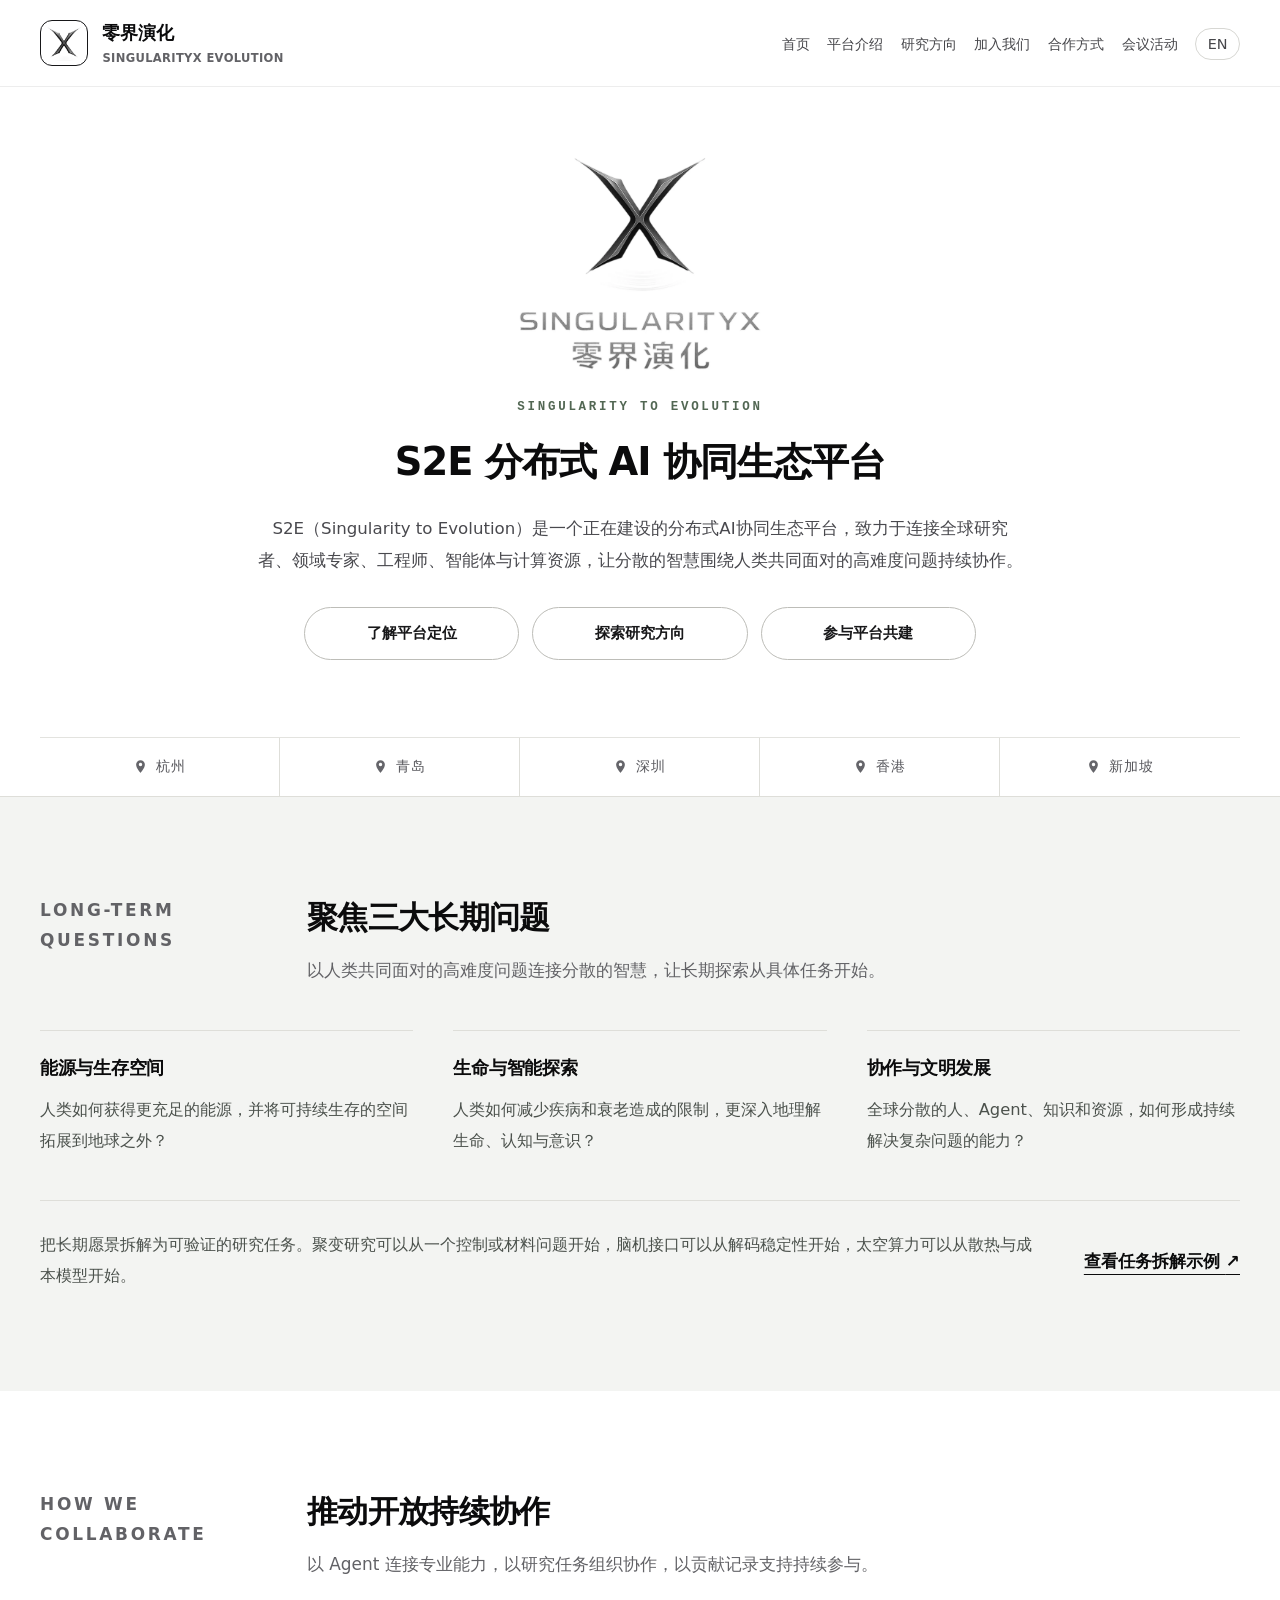
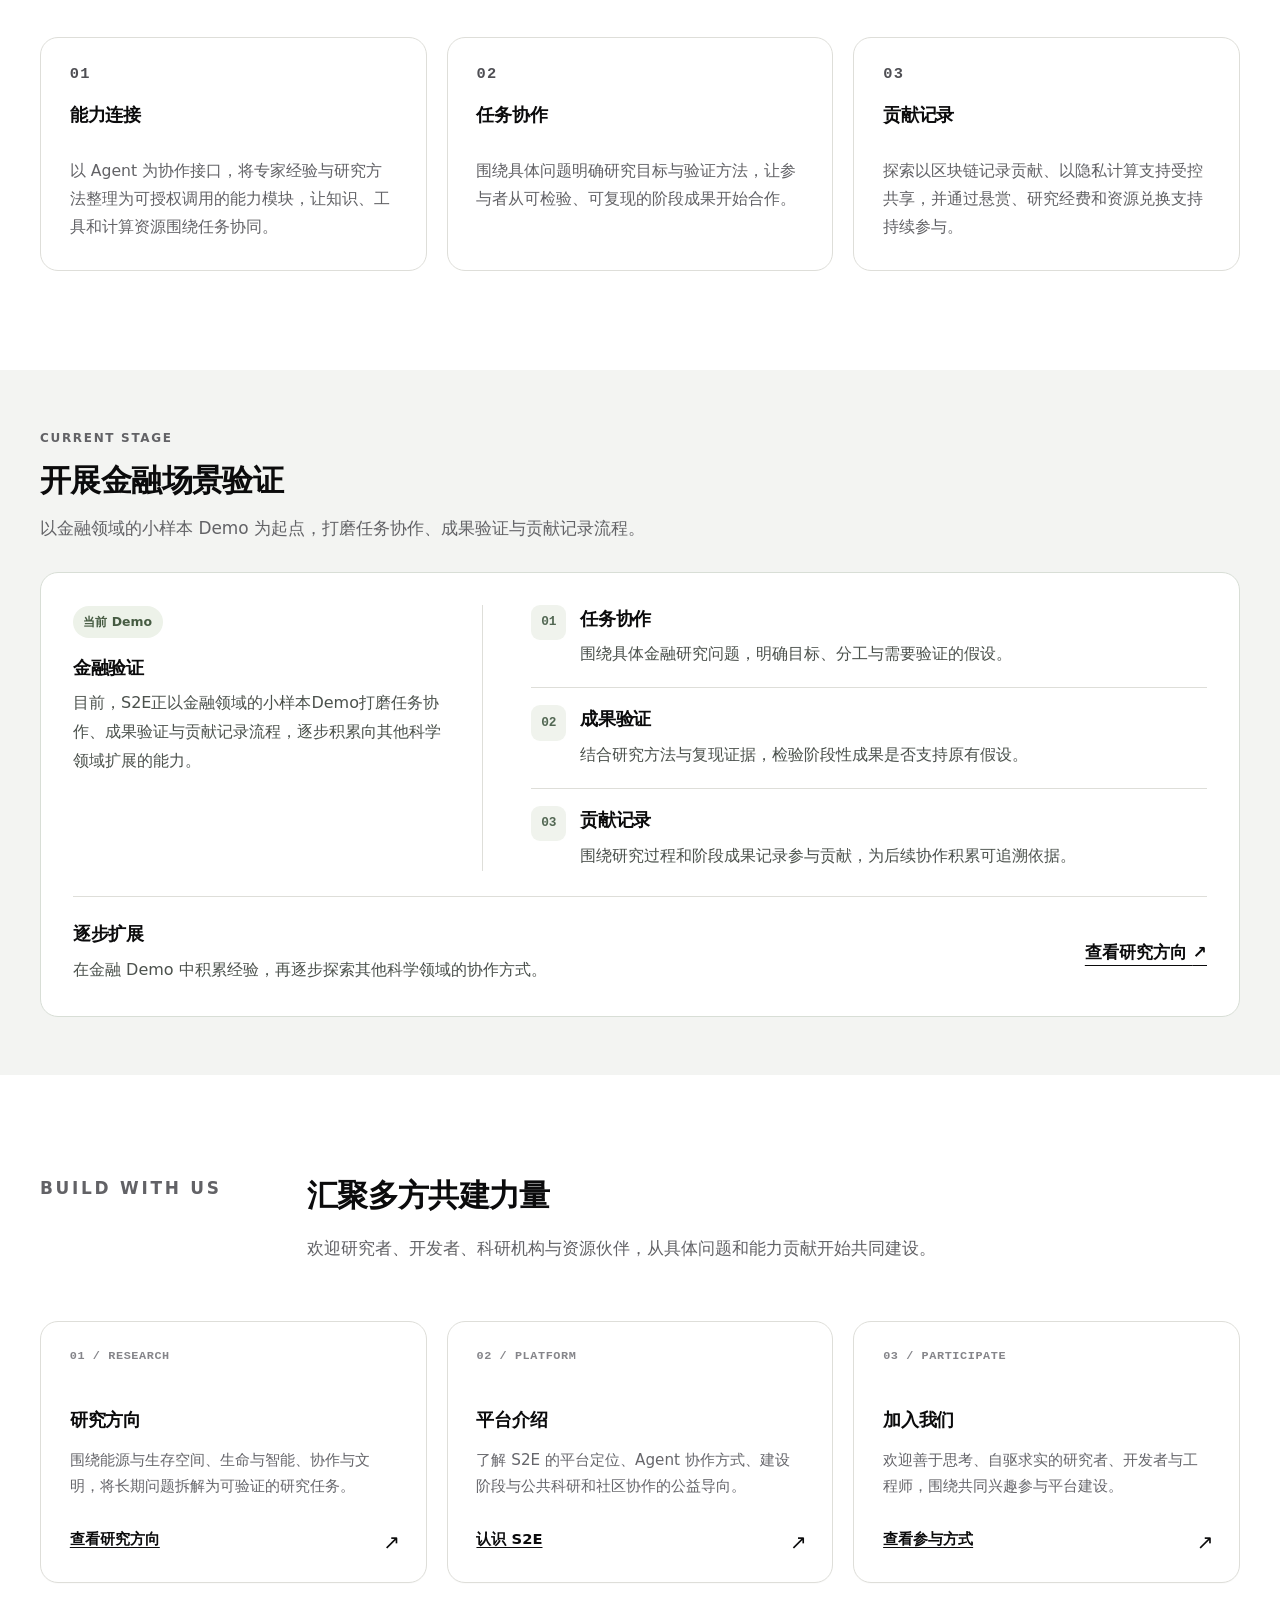
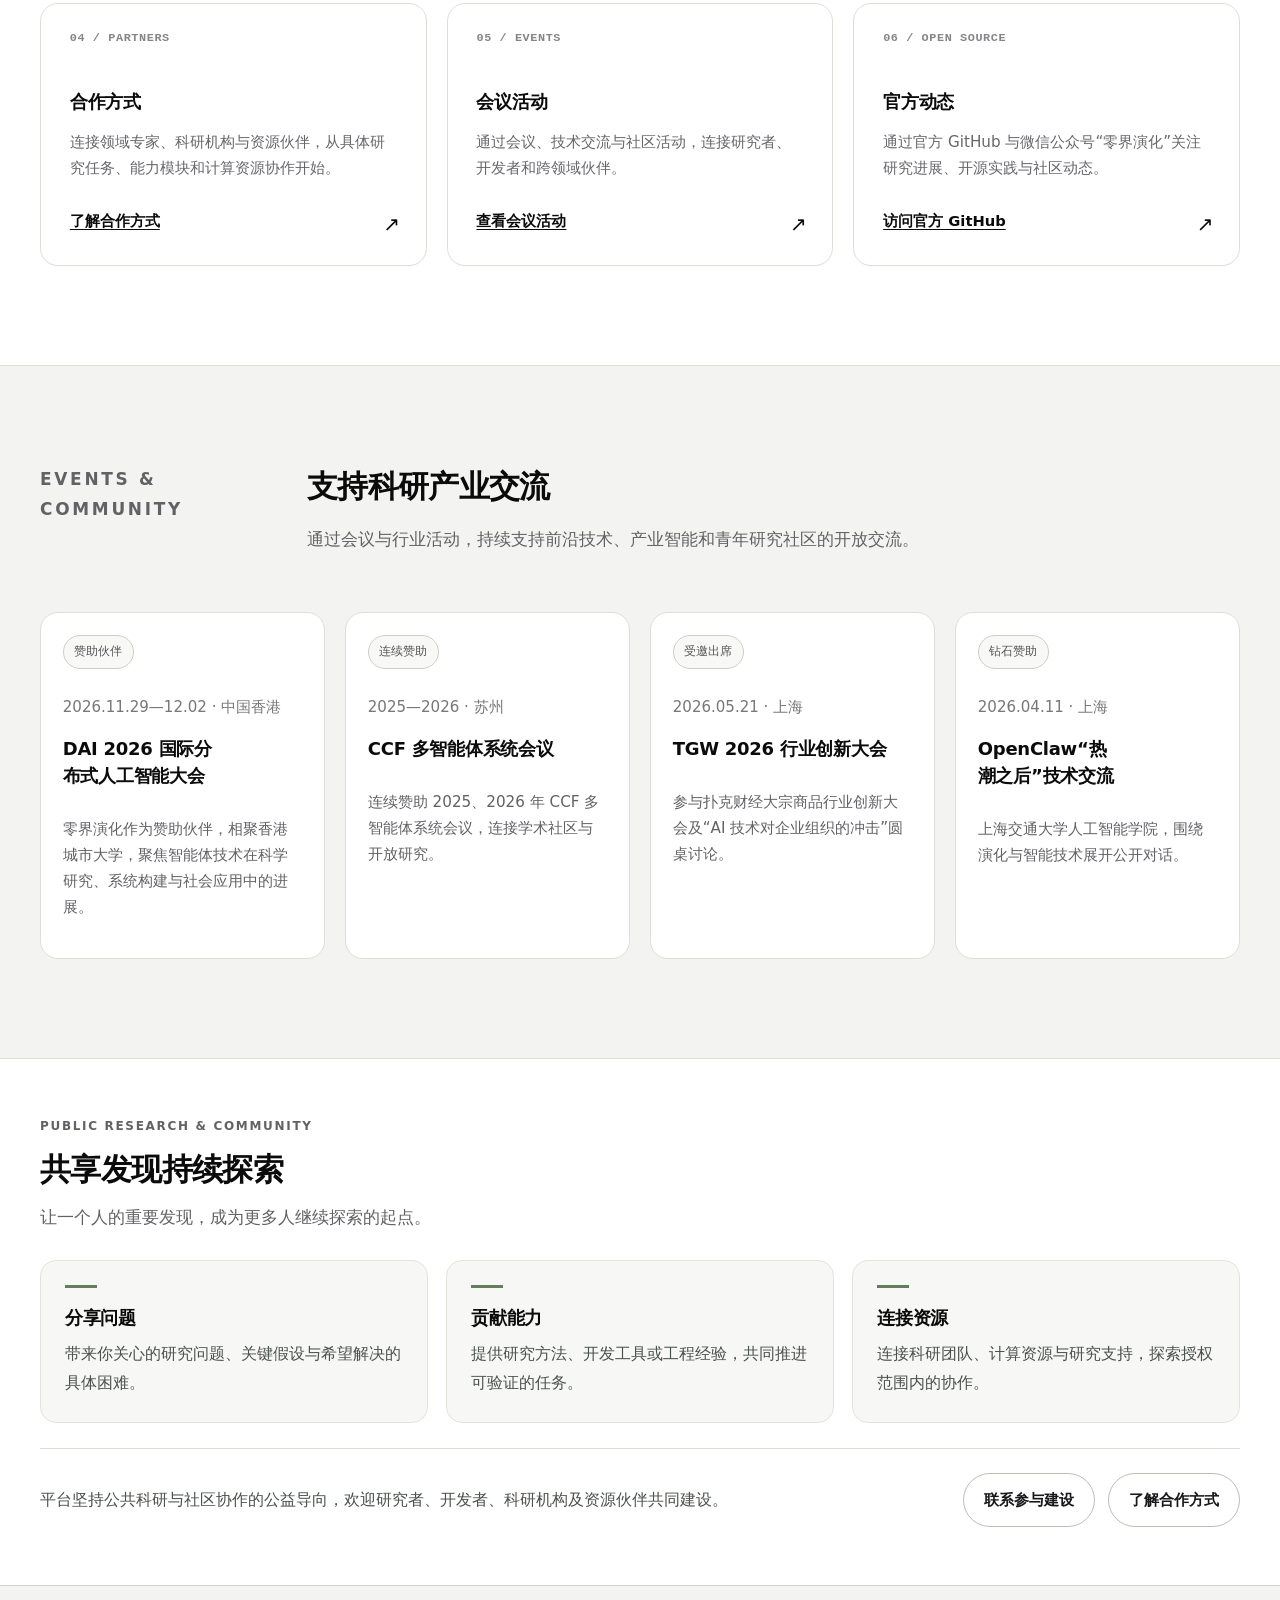
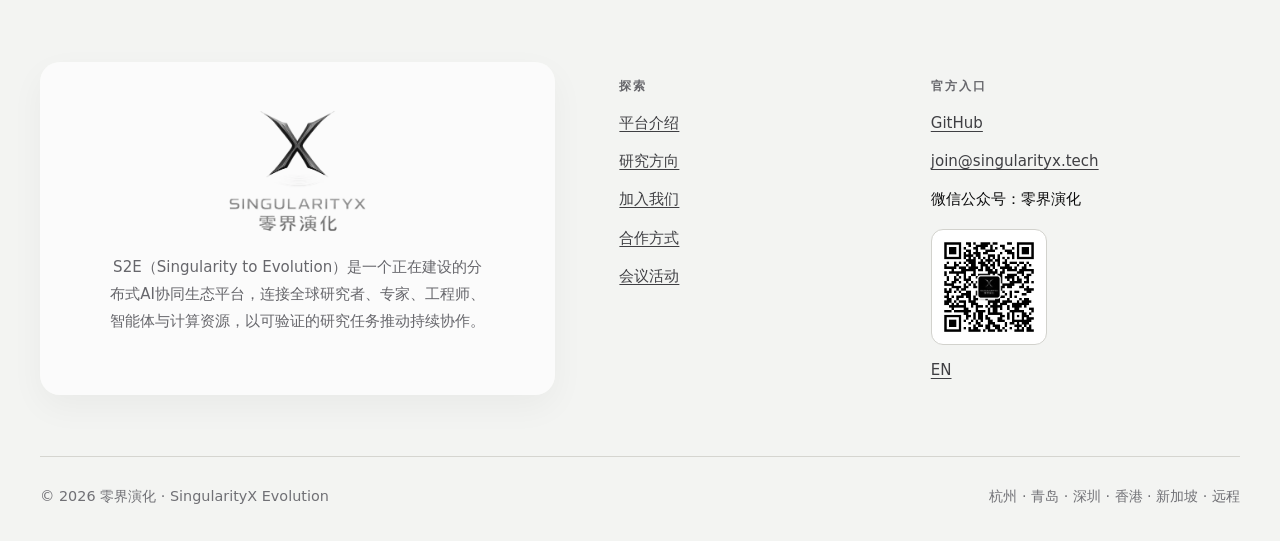
<file: index.html>
<!doctype html>
<html lang="zh-CN">
<head>
  <meta charset="utf-8">
  <meta name="viewport" content="width=device-width,initial-scale=1">
  <title>S2E 分布式协同生态平台｜零界演化</title>
  <meta name="apple-mobile-web-app-title" content="S2E">
  <meta name="application-name" content="S2E">
  <meta name="description" content="S2E（Singularity to Evolution）是一个正在建设的分布式AI协同生态平台，连接全球研究者、专家、工程师、智能体与计算资源，以可验证的研究任务推动持续协作。">
  <link rel="canonical" href="https://singularity-x.ai/">
  <link rel="alternate" hreflang="zh-CN" href="https://singularity-x.ai/">
  <link rel="alternate" hreflang="en" href="https://singularity-x.ai/en/">
  <link rel="alternate" hreflang="x-default" href="https://singularity-x.ai/">
  <meta property="og:type" content="website">
  <meta property="og:locale" content="zh_CN">
  <meta property="og:locale:alternate" content="en_US">
  <meta property="og:site_name" content="S2E · 零界演化">
  <meta property="og:title" content="S2E 分布式协同生态平台｜零界演化">
  <meta property="og:description" content="S2E（Singularity to Evolution）是一个正在建设的分布式AI协同生态平台，连接全球研究者、专家、工程师、智能体与计算资源，以可验证的研究任务推动持续协作。">
  <meta property="og:url" content="https://singularity-x.ai/">
  <meta property="og:image" content="https://singularity-x.ai/assets/singularityx-mark.8f31a2.webp">
  <meta property="og:image:width" content="520">
  <meta property="og:image:height" content="487">
  <meta property="og:image:alt" content="零界演化">
  <meta name="twitter:card" content="summary">
  <meta name="twitter:title" content="S2E 分布式协同生态平台｜零界演化">
  <meta name="twitter:description" content="S2E（Singularity to Evolution）是一个正在建设的分布式AI协同生态平台，连接全球研究者、专家、工程师、智能体与计算资源，以可验证的研究任务推动持续协作。">
  <meta name="twitter:image" content="https://singularity-x.ai/assets/singularityx-mark.8f31a2.webp"><meta name="twitter:image:alt" content="零界演化">
  <meta name="theme-color" content="#fbfbf9">
  <link rel="manifest" href="site.webmanifest">
  <link rel="icon" href="assets/favicon.ico" sizes="any">
  <link rel="icon" type="image/png" sizes="32x32" href="assets/favicon-32.png">
  <link rel="apple-touch-icon" href="assets/favicon-180.png">
  <link rel="preload" href="assets/singularityx-lockup.17c4b8.webp" as="image" type="image/webp" fetchpriority="high">
  <link rel="stylesheet" href="assets/site.8c6948ea.css">
  <script type="application/ld+json">{"@context":"https://schema.org","@graph":[{"@type":"Organization","@id":"https://singularity-x.ai/#organization","name":"零界演化","alternateName":"SingularityX Evolution","url":"https://singularity-x.ai/","logo":{"@type":"ImageObject","url":"https://singularity-x.ai/assets/singularityx-mark.8f31a2.webp","width":520,"height":487},"email":"join@singularityx.tech","sameAs":["https://github.com/SingularityX-Evolution"],"location":[{"@type":"Place","name":"杭州"},{"@type":"Place","name":"青岛"},{"@type":"Place","name":"深圳"},{"@type":"Place","name":"香港"},{"@type":"Place","name":"新加坡"}],"contactPoint":{"@type":"ContactPoint","contactType":"research and open collaboration","email":"join@singularityx.tech","availableLanguage":["zh","en"]},"knowsAbout":["Distributed AI collaboration","Agent-mediated research","Verifiable research tasks","Energy and sustainable living beyond Earth","Life, cognition and intelligence","Public research and community collaboration","Contribution records and controlled sharing"],"description":"S2E（Singularity to Evolution）是一个正在建设的分布式AI协同生态平台，连接全球研究者、专家、工程师、智能体与计算资源，以可验证的研究任务推动持续协作。"},{"@type":"WebSite","@id":"https://singularity-x.ai/#website","url":"https://singularity-x.ai/","name":"S2E · 零界演化","inLanguage":["zh-CN","en"],"publisher":{"@id":"https://singularity-x.ai/#organization"}},{"@type":"WebPage","@id":"https://singularity-x.ai/#webpage","url":"https://singularity-x.ai/","name":"S2E 分布式协同生态平台｜零界演化","description":"S2E（Singularity to Evolution）是一个正在建设的分布式AI协同生态平台，连接全球研究者、专家、工程师、智能体与计算资源，以可验证的研究任务推动持续协作。","inLanguage":"zh-CN","isPartOf":{"@id":"https://singularity-x.ai/#website"},"about":{"@id":"https://singularity-x.ai/#organization"}},{"@type":"BreadcrumbList","itemListElement":[{"@type":"ListItem","position":1,"name":"首页","item":"https://singularity-x.ai/"}]},{"@type":"ItemList","name":"零界演化研究与协作主题","itemListElement":[{"@type":"ListItem","position":1,"name":"研究方向","url":"https://singularity-x.ai/research/"},{"@type":"ListItem","position":2,"name":"平台介绍","url":"https://singularity-x.ai/organization/"},{"@type":"ListItem","position":3,"name":"加入我们","url":"https://singularity-x.ai/careers/"},{"@type":"ListItem","position":4,"name":"合作方式","url":"https://singularity-x.ai/collaboration/"},{"@type":"ListItem","position":5,"name":"会议与行业活动","url":"https://singularity-x.ai/events/"}]}]}</script>
<link rel="stylesheet" href="assets/agent-first.5f47a7eb.css"><link rel="stylesheet" href="assets/introduction.505139d5.css"><link rel="stylesheet" href="assets/home-layout.c7b8845f.css"><link rel="stylesheet" href="assets/events-layout.676a8fde.css"><link rel="stylesheet" href="assets/s2e-content.d0f820e1.css"><link rel="stylesheet" href="assets/heading-system.5fcb1f93.css"><link rel="stylesheet" href="assets/home-panels.f7fc0c1d.css"></head>
<body class="home-page evo-home">
  <a class="skip-link" href="#main">跳到主要内容</a>
  <header class="site-header">
    <div class="header-inner">
      <a class="brand" href="index.html" aria-label="零界演化首页">
        <img src="assets/singularityx-mark.8f31a2.webp" width="520" height="487" alt="" fetchpriority="high">
        <span>零界演化<small>SingularityX Evolution</small></span>
      </a>
      <nav class="primary-nav" aria-label="主要导航">
        <ul><li><a class="nav-home" href="index.html" aria-current="page">首页</a></li>
          <li><a href="organization/index.html">平台介绍</a></li>
          <li><a href="research/index.html">研究方向</a></li>
          <li><a href="careers/index.html">加入我们</a></li>
          <li><a href="collaboration/index.html">合作方式</a></li>
          <li><a href="events/index.html">会议活动</a></li>
          <li><a class="lang-link" href="en/index.html" lang="en">EN</a></li>
        </ul>
      </nav>
      <details class="mobile-nav">
        <summary aria-label="打开导航菜单">菜单</summary>
        <ul><li><a class="nav-home" href="index.html" aria-current="page">首页</a></li>
          <li><a href="organization/index.html">平台介绍</a></li>
          <li><a href="research/index.html">研究方向</a></li>
          <li><a href="careers/index.html">加入我们</a></li>
          <li><a href="collaboration/index.html">合作方式</a></li>
          <li><a href="events/index.html">会议与行业活动</a></li>
          <li><a href="en/index.html" lang="en">EN</a></li>
        </ul>
      </details>
    </div>
  </header>

  <main id="main"><section class="home-hero home-band--white" aria-labelledby="home-hero-title"><div class="home-hero__inner">
 <div class="home-hero__brand"><img class="home-hero__lockup" src="assets/singularityx-lockup.17c4b8.webp" width="1400" height="1233" alt="零界演化 · SingularityX" fetchpriority="high"></div>
 <p class="evo-agent-first">SINGULARITY TO EVOLUTION</p><h1 id="home-hero-title" class="s2e-platform-title">S2E 分布式 AI 协同生态平台</h1>
 <p class="home-hero__intro">S2E（Singularity to Evolution）是一个正在建设的分布式AI协同生态平台，致力于连接全球研究者、领域专家、工程师、智能体与计算资源，让分散的智慧围绕人类共同面对的高难度问题持续协作。</p>
 <div class="cta-row"><a class="button button--dark" href="organization/index.html">了解平台定位</a><a class="button button--light" href="research/index.html">探索研究方向</a><a class="button button--light" href="collaboration/index.html">参与平台共建</a></div></div></section><div class="trust-strip home-band--white" aria-label="公开协作地点">
      <div class="shell trust-grid">
        <div class="trust-item">杭州</div><div class="trust-item">青岛</div><div class="trust-item">深圳</div><div class="trust-item">香港</div><div class="trust-item">新加坡</div>
      </div>
    </div><section class="section evo-overview home-band--shade" id="about"><div class="shell"><div class="section-head"><p class="kicker">LONG-TERM QUESTIONS</p><div><h2 class="s2e-section-title">聚焦三大长期问题</h2><p class="home-section-intro">以人类共同面对的高难度问题连接分散的智慧，让长期探索从具体任务开始。</p></div></div><div class="evo-overview-grid"><article class=""><h3 class="s2e-card-title">能源与生存空间</h3><p>人类如何获得更充足的能源，并将可持续生存的空间拓展到地球之外？</p></article><article class=""><h3 class="s2e-card-title">生命与智能探索</h3><p>人类如何减少疾病和衰老造成的限制，更深入地理解生命、认知与意识？</p></article><article class=""><h3 class="s2e-card-title">协作与文明发展</h3><p>全球分散的人、Agent、知识和资源，如何形成持续解决复杂问题的能力？</p></article></div><div class="evo-long-term"><p>把长期愿景拆解为可验证的研究任务。聚变研究可以从一个控制或材料问题开始，脑机接口可以从解码稳定性开始，太空算力可以从散热与成本模型开始。</p><a class="evo-text-link" href="research/index.html">查看任务拆解示例 <span aria-hidden="true">↗</span></a></div></div></section><section class="section home-band--white"><div class="shell"><div class="section-head"><p class="kicker">HOW WE COLLABORATE</p><div><h2 class="s2e-section-title">推动开放持续协作</h2><p class="home-section-intro">以 Agent 连接专业能力，以研究任务组织协作，以贡献记录支持持续参与。</p></div></div><div class="priority-grid"><article class="priority"><span class="num">01</span><h3 class="s2e-card-title">能力连接</h3><p>以 Agent 为协作接口，将专家经验与研究方法整理为可授权调用的能力模块，让知识、工具和计算资源围绕任务协同。</p></article><article class="priority"><span class="num">02</span><h3 class="s2e-card-title">任务协作</h3><p>围绕具体问题明确研究目标与验证方法，让参与者从可检验、可复现的阶段成果开始合作。</p></article><article class="priority"><span class="num">03</span><h3 class="s2e-card-title">贡献记录</h3><p>探索以区块链记录贡献、以隐私计算支持受控共享，并通过悬赏、研究经费和资源兑换支持持续参与。</p></article></div></div></section><section class="section home-stage-section home-band--shade" id="current-stage" aria-labelledby="current-stage-title"><div class="shell">
<div class="section-head home-focus-head"><p class="kicker">CURRENT STAGE</p><div><h2 class="s2e-section-title" id="current-stage-title">开展金融场景验证</h2><p class="home-section-intro">以金融领域的小样本 Demo 为起点，打磨任务协作、成果验证与贡献记录流程。</p></div></div>
<div class="home-demo-panel"><div class="home-demo-grid">
<div class="home-demo-summary"><span class="home-stage-badge">当前 Demo</span><h3 class="s2e-card-title">金融验证</h3><p>目前，S2E正以金融领域的小样本Demo打磨任务协作、成果验证与贡献记录流程，逐步积累向其他科学领域扩展的能力。</p></div>
<ol class="home-demo-steps" aria-label="金融 Demo 的三项验证重点"><li class="home-demo-step"><span class="home-step-number" aria-hidden="true">01</span><div><h3 class="s2e-card-title">任务协作</h3><p>围绕具体金融研究问题，明确目标、分工与需要验证的假设。</p></div></li><li class="home-demo-step"><span class="home-step-number" aria-hidden="true">02</span><div><h3 class="s2e-card-title">成果验证</h3><p>结合研究方法与复现证据，检验阶段性成果是否支持原有假设。</p></div></li><li class="home-demo-step"><span class="home-step-number" aria-hidden="true">03</span><div><h3 class="s2e-card-title">贡献记录</h3><p>围绕研究过程和阶段成果记录参与贡献，为后续协作积累可追溯依据。</p></div></li></ol>
</div><div class="home-demo-next"><div><h3 class="s2e-card-title">逐步扩展</h3><p>在金融 Demo 中积累经验，再逐步探索其他科学领域的协作方式。</p></div><a class="evo-text-link" href="research/index.html">查看研究方向 <span aria-hidden="true">↗</span></a></div></div>
</div></section><section class="section home-band--white"><div class="shell"><div class="section-head"><p class="kicker">BUILD WITH US</p><div><h2 class="s2e-section-title">汇聚多方共建力量</h2><p class="home-section-intro">欢迎研究者、开发者、科研机构与资源伙伴，从具体问题和能力贡献开始共同建设。</p></div></div><div class="card-grid"><article class="card"><span class="card-index">01 / RESEARCH</span><h3 class="s2e-card-title">研究方向</h3><p>围绕能源与生存空间、生命与智能、协作与文明，将长期问题拆解为可验证的研究任务。</p><a class="stretched" href="research/index.html">查看研究方向</a><span class="card-arrow" aria-hidden="true">↗</span></article><article class="card"><span class="card-index">02 / PLATFORM</span><h3 class="s2e-card-title">平台介绍</h3><p>了解 S2E 的平台定位、Agent 协作方式、建设阶段与公共科研和社区协作的公益导向。</p><a class="stretched" href="organization/index.html">认识 S2E</a><span class="card-arrow" aria-hidden="true">↗</span></article><article class="card"><span class="card-index">03 / PARTICIPATE</span><h3 class="s2e-card-title">加入我们</h3><p>欢迎善于思考、自驱求实的研究者、开发者与工程师，围绕共同兴趣参与平台建设。</p><a class="stretched" href="careers/index.html">查看参与方式</a><span class="card-arrow" aria-hidden="true">↗</span></article><article class="card"><span class="card-index">04 / PARTNERS</span><h3 class="s2e-card-title">合作方式</h3><p>连接领域专家、科研机构与资源伙伴，从具体研究任务、能力模块和计算资源协作开始。</p><a class="stretched" href="collaboration/index.html">了解合作方式</a><span class="card-arrow" aria-hidden="true">↗</span></article><article class="card"><span class="card-index">05 / EVENTS</span><h3 class="s2e-card-title">会议活动</h3><p>通过会议、技术交流与社区活动，连接研究者、开发者和跨领域伙伴。</p><a class="stretched" href="events/index.html">查看会议活动</a><span class="card-arrow" aria-hidden="true">↗</span></article><article class="card"><span class="card-index">06 / OPEN SOURCE</span><h3 class="s2e-card-title">官方动态</h3><p>通过官方 GitHub 与微信公众号“零界演化”关注研究进展、开源实践与社区动态。</p><a class="stretched" href="https://github.com/SingularityX-Evolution">访问官方 GitHub</a><span class="card-arrow" aria-hidden="true">↗</span></article></div></div></section><section class="section section--dark home-band--shade">
      <div class="shell">
        <div class="section-head"><p class="kicker">Events &amp; Community</p><div><h2 class="s2e-section-title">支持科研产业交流</h2><p class="home-section-intro">通过会议与行业活动，持续支持前沿技术、产业智能和青年研究社区的开放交流。</p></div></div>
        <div class="event-grid event-grid--four" id="conference-list">
  <a class="event-card" href="https://mp.weixin.qq.com/s/n66OKwZbco1LL6oeFbnRMA"><span class="badge">赞助伙伴</span><div class="event-date"><time datetime="2026-11-29">2026.11.29</time>—<time datetime="2026-12-02">12.02</time> · 中国香港</div><h3 class="s2e-card-title">DAI 2026 国际分布式人工智能大会</h3><p>零界演化作为赞助伙伴，相聚香港城市大学，聚焦智能体技术在科学研究、系统构建与社会应用中的进展。</p></a>
          <a class="event-card" href="https://mp.weixin.qq.com/s/MA3vHU7kp2Sr1lDq4MpKGA"><span class="badge">连续赞助</span><time datetime="2026-06-27">2025—2026 · 苏州</time><h3 class="s2e-card-title">CCF 多智能体系统会议</h3><p>连续赞助 2025、2026 年 CCF 多智能体系统会议，连接学术社区与开放研究。</p></a>
          <a class="event-card" href="https://mp.weixin.qq.com/s/OWgk9ZKmjwmEXSQBD9sd3g"><span class="badge">受邀出席</span><time datetime="2026-05-21">2026.05.21 · 上海</time><h3 class="s2e-card-title">TGW 2026 行业创新大会</h3><p>参与扑克财经大宗商品行业创新大会及“AI 技术对企业组织的冲击”圆桌讨论。</p></a>
          <a class="event-card" href="https://mp.weixin.qq.com/s/aIzlG7IXC1o0Kg1bd8HtQQ"><span class="badge">钻石赞助</span><time datetime="2026-04-11">2026.04.11 · 上海</time><h3 class="s2e-card-title">OpenClaw“热潮之后”技术交流</h3><p>上海交通大学人工智能学院，围绕演化与智能技术展开公开对话。</p></a>
        </div>
      </div>
    </section><section class="section home-community-section home-band--white" aria-labelledby="community-title"><div class="shell">
<div class="section-head home-focus-head"><p class="kicker">PUBLIC RESEARCH &amp; COMMUNITY</p><div><h2 class="s2e-section-title" id="community-title">共享发现持续探索</h2><p class="home-section-intro">让一个人的重要发现，成为更多人继续探索的起点。</p></div></div>
<div class="home-community-grid"><article class="home-community-card"><h3 class="s2e-card-title">分享问题</h3><p>带来你关心的研究问题、关键假设与希望解决的具体困难。</p></article><article class="home-community-card"><h3 class="s2e-card-title">贡献能力</h3><p>提供研究方法、开发工具或工程经验，共同推进可验证的任务。</p></article><article class="home-community-card"><h3 class="s2e-card-title">连接资源</h3><p>连接科研团队、计算资源与研究支持，探索授权范围内的协作。</p></article></div>
<div class="home-community-contact"><p>平台坚持公共科研与社区协作的公益导向，欢迎研究者、开发者、科研机构及资源伙伴共同建设。</p><div class="cta-row"><a class="button button--dark" href="mailto:join@singularityx.tech">联系参与建设</a><a class="button button--light" href="collaboration/index.html">了解合作方式</a></div></div>
</div></section></main>

  <footer class="site-footer">
    <div class="shell">
      <div class="footer-grid">
        <div class="footer-brand"><img src="assets/singularityx-lockup.17c4b8.webp" width="1400" height="1233" loading="lazy" alt="SingularityX 零界演化"><p>S2E（Singularity to Evolution）是一个正在建设的分布式AI协同生态平台，连接全球研究者、专家、工程师、智能体与计算资源，以可验证的研究任务推动持续协作。</p></div>
        <div><p class="kicker">探索</p><ul class="footer-links"><li><a href="organization/index.html">平台介绍</a></li><li><a href="research/index.html">研究方向</a></li><li><a href="careers/index.html">加入我们</a></li><li><a href="collaboration/index.html">合作方式</a></li><li><a href="events/index.html">会议活动</a></li></ul></div>
        <div><p class="kicker">官方入口</p><ul class="footer-links"><li><a href="https://github.com/SingularityX-Evolution" rel="me">GitHub</a></li><li><a href="mailto:join@singularityx.tech">join@singularityx.tech</a></li><li>微信公众号：零界演化</li><li class="wechat-qr"><img src="assets/wechat-qrcode.a854b3.jpg" width="258" height="258" loading="lazy" alt="微信公众号二维码"></li><li><a href="en/index.html" lang="en">EN</a></li></ul></div>
      </div>
      <div class="footer-meta"><span>© <span data-year>2026</span> 零界演化 · SingularityX Evolution</span><span>杭州 · 青岛 · 深圳 · 香港 · 新加坡 · 远程</span></div>
    </div>
  </footer>
  <script src="assets/site.7a19c2.js" defer></script>
</body>
</html>
</file>
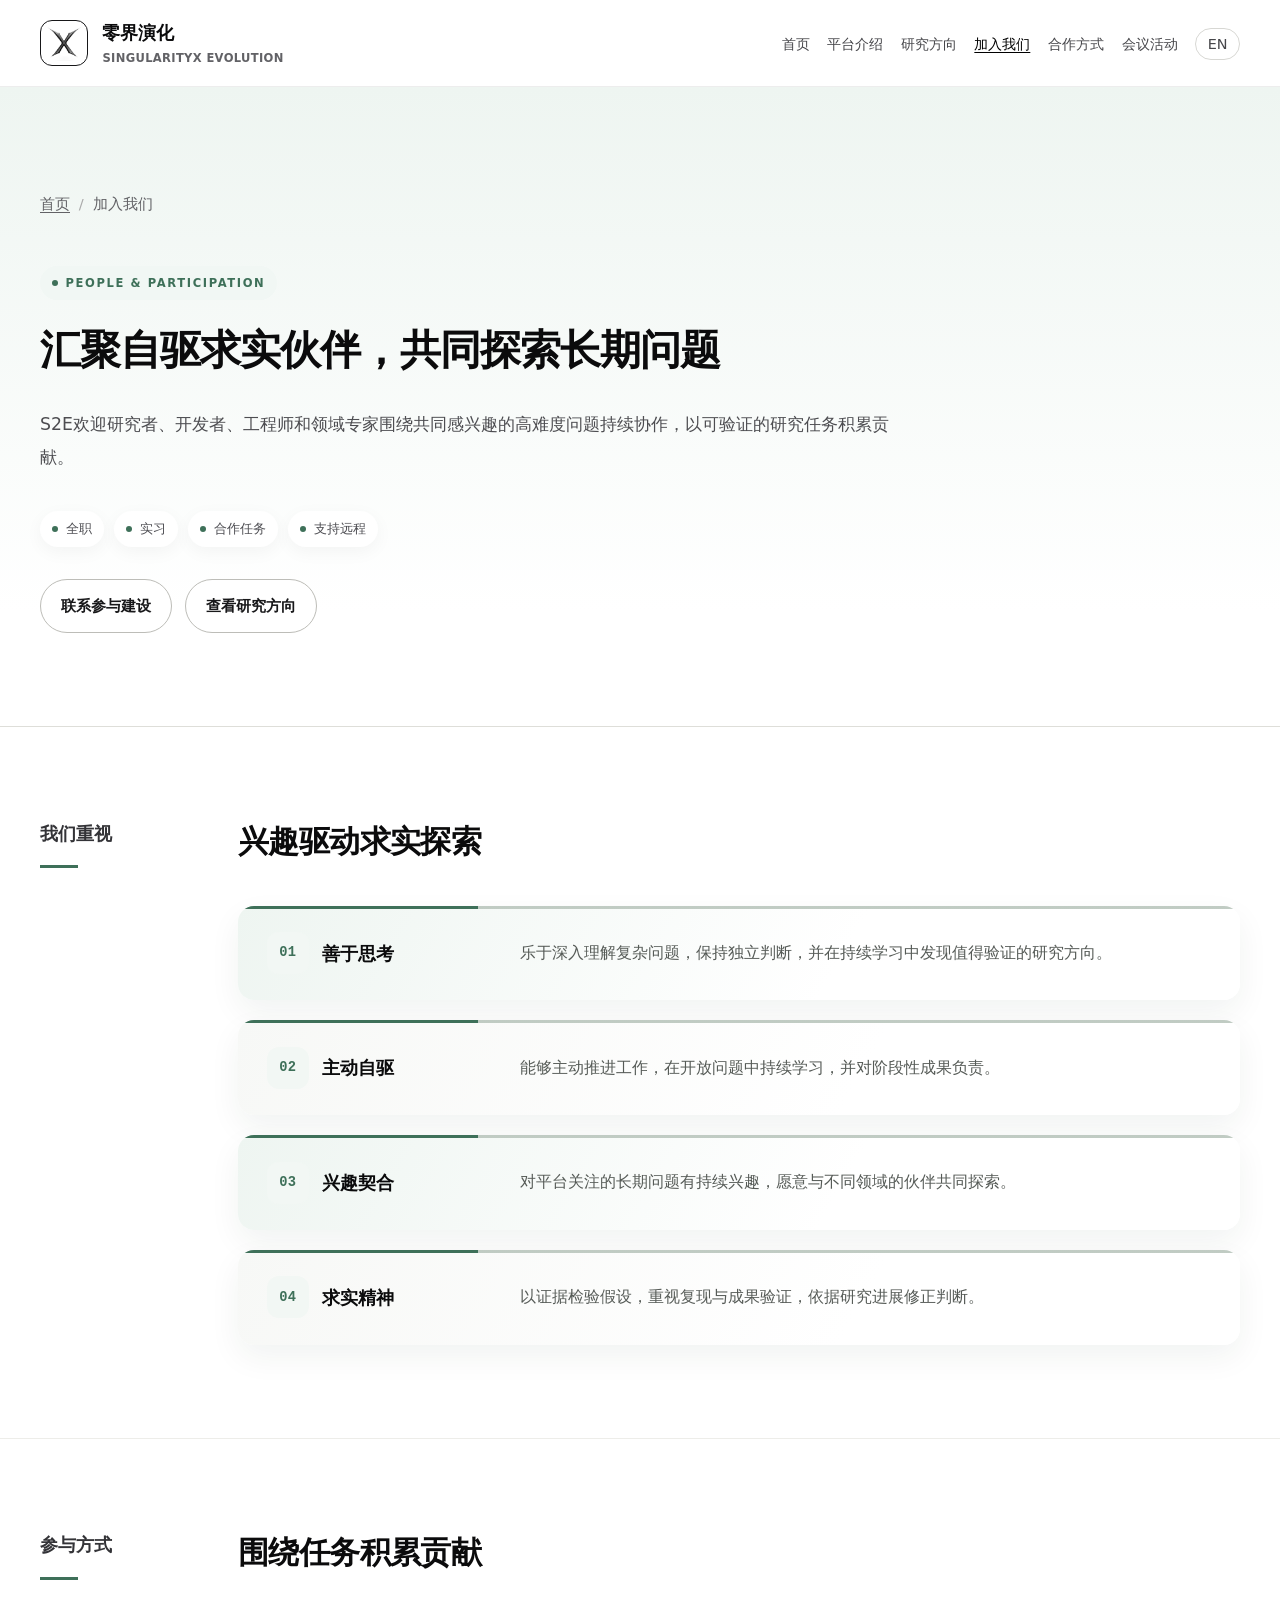
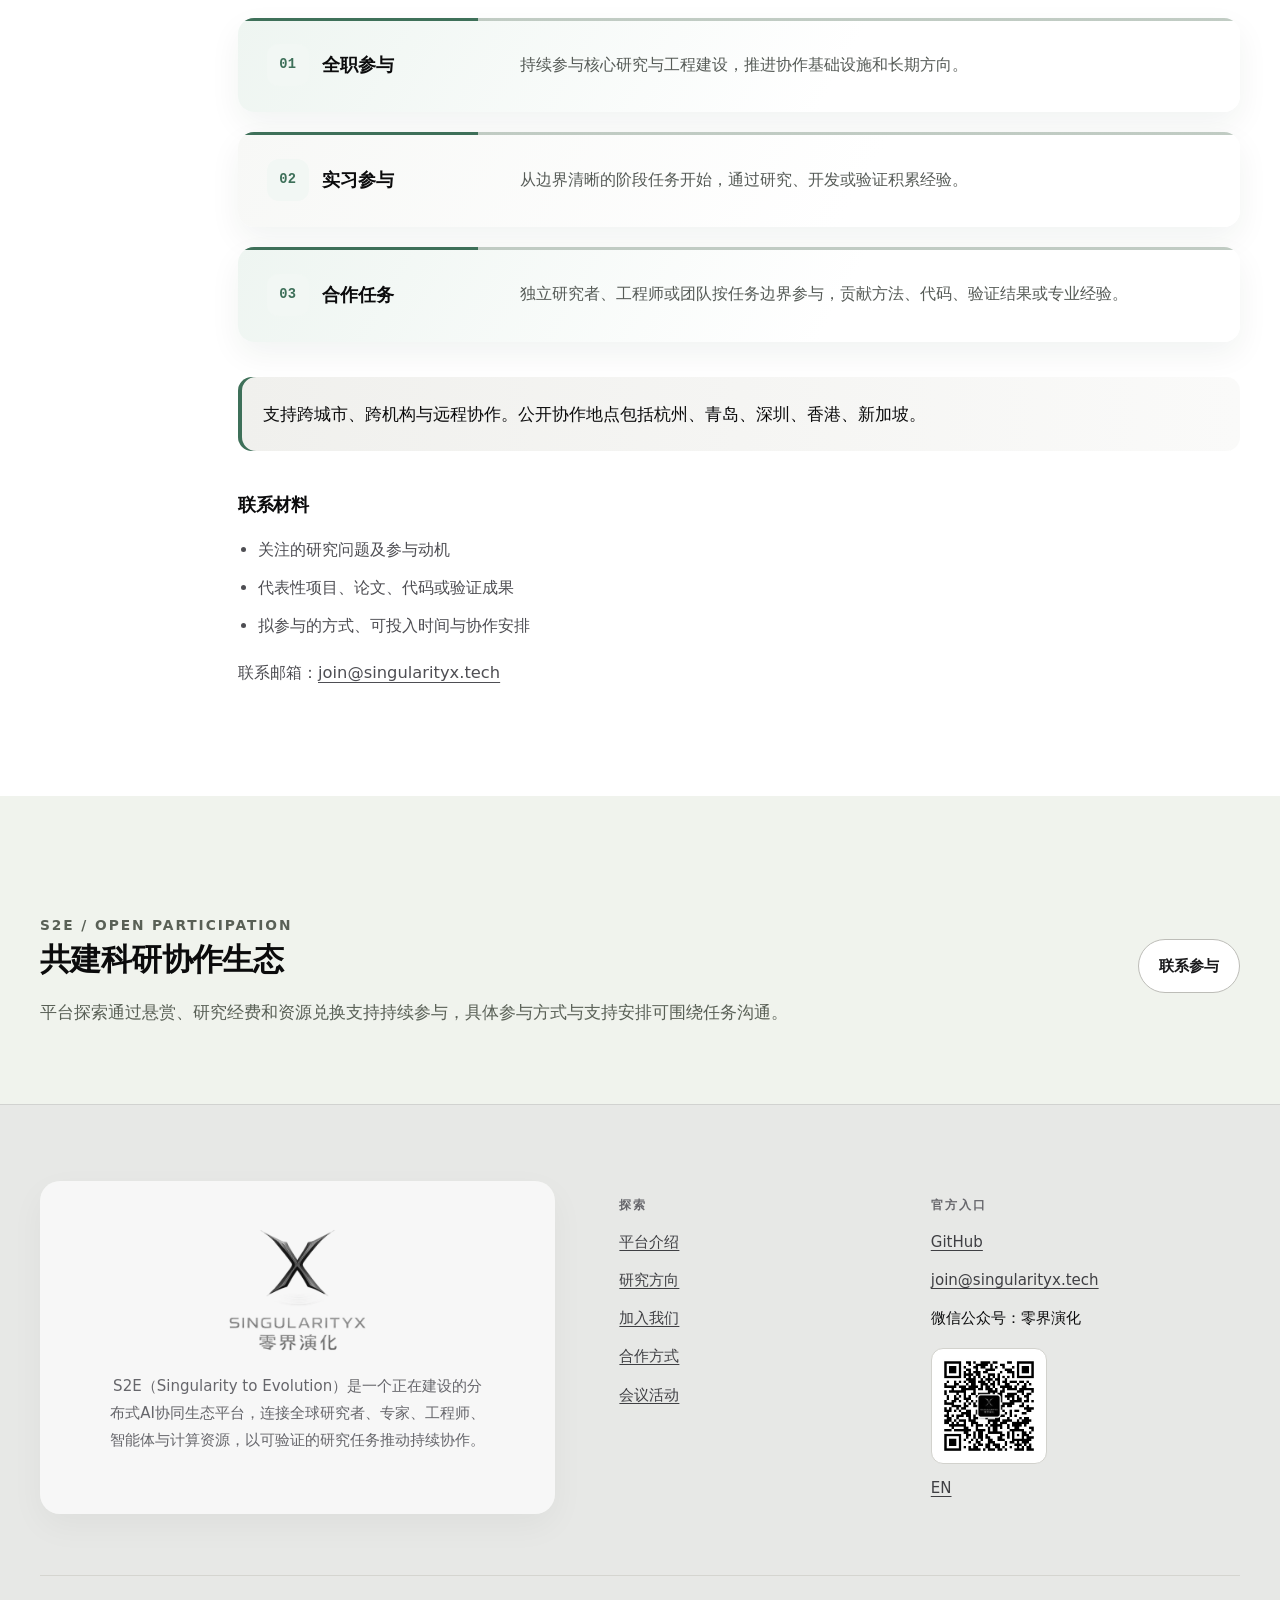
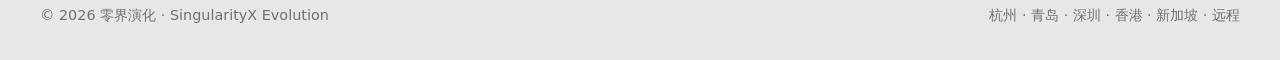
<file: careers/index.html>
<!doctype html>
<html lang="zh-CN"><head><meta charset="utf-8"><meta name="viewport" content="width=device-width,initial-scale=1">
  <title>加入我们｜S2E 分布式协同生态平台</title>
  <meta name="apple-mobile-web-app-title" content="S2E">
  <meta name="application-name" content="S2E"><meta name="description" content="S2E重视独立思考、自驱、兴趣契合与求实精神，欢迎研究者、开发者与工程师通过全职、实习或合作任务共同建设，支持远程协作。">
  <link rel="canonical" href="https://singularity-x.ai/careers/"><link rel="alternate" hreflang="zh-CN" href="https://singularity-x.ai/careers/"><link rel="alternate" hreflang="en" href="https://singularity-x.ai/en/careers/"><link rel="alternate" hreflang="x-default" href="https://singularity-x.ai/careers/">
  <meta property="og:type" content="website"><meta property="og:locale" content="zh_CN"><meta property="og:locale:alternate" content="en_US"><meta property="og:site_name" content="S2E · 零界演化"><meta property="og:title" content="加入我们｜S2E 分布式协同生态平台"><meta property="og:description" content="S2E重视独立思考、自驱、兴趣契合与求实精神，欢迎研究者、开发者与工程师通过全职、实习或合作任务共同建设，支持远程协作。"><meta property="og:url" content="https://singularity-x.ai/careers/"><meta property="og:image" content="https://singularity-x.ai/assets/singularityx-mark.8f31a2.webp"><meta property="og:image:width" content="520"><meta property="og:image:height" content="487"><meta property="og:image:alt" content="零界演化">
  <meta name="twitter:card" content="summary"><meta name="twitter:title" content="加入我们｜S2E 分布式协同生态平台"><meta name="twitter:description" content="S2E重视独立思考、自驱、兴趣契合与求实精神，欢迎研究者、开发者与工程师通过全职、实习或合作任务共同建设，支持远程协作。"><meta name="twitter:image" content="https://singularity-x.ai/assets/singularityx-mark.8f31a2.webp"><meta name="twitter:image:alt" content="零界演化"><meta name="theme-color" content="#fbfbf9">
  <link rel="manifest" href="../site.webmanifest"><link rel="icon" href="../assets/favicon.ico" sizes="any"><link rel="icon" type="image/png" sizes="32x32" href="../assets/favicon-32.png"><link rel="apple-touch-icon" href="../assets/favicon-180.png"><link rel="preload" href="../assets/singularityx-mark.8f31a2.webp" as="image" type="image/webp" fetchpriority="high"><link rel="stylesheet" href="../assets/site.8c6948ea.css"><script type="application/ld+json">{"@context":"https://schema.org","@graph":[{"@type":"Organization","@id":"https://singularity-x.ai/#organization","name":"零界演化","alternateName":"SingularityX Evolution","url":"https://singularity-x.ai/","logo":{"@type":"ImageObject","url":"https://singularity-x.ai/assets/singularityx-mark.8f31a2.webp","width":520,"height":487},"email":"join@singularityx.tech","sameAs":["https://github.com/SingularityX-Evolution"],"location":[{"@type":"Place","name":"杭州"},{"@type":"Place","name":"青岛"},{"@type":"Place","name":"深圳"},{"@type":"Place","name":"香港"},{"@type":"Place","name":"新加坡"}],"contactPoint":{"@type":"ContactPoint","contactType":"problem proposals, solutions and collaboration","email":"join@singularityx.tech","availableLanguage":["zh","en"]},"knowsAbout":["Distributed AI collaboration","Agent-mediated research","Verifiable research tasks","Energy and sustainable living beyond Earth","Life, cognition and intelligence","Public research and community collaboration","Contribution records and controlled sharing"],"description":"S2E（Singularity to Evolution）是一个正在建设的分布式AI协同生态平台，连接全球研究者、专家、工程师、智能体与计算资源，以可验证的研究任务推动持续协作。"},{"@type":"WebSite","@id":"https://singularity-x.ai/#website","url":"https://singularity-x.ai/","name":"S2E · 零界演化","inLanguage":["zh-CN","en"],"publisher":{"@id":"https://singularity-x.ai/#organization"}},{"@type":"WebPage","@id":"https://singularity-x.ai/careers/#webpage","url":"https://singularity-x.ai/careers/","name":"加入我们｜S2E 分布式协同生态平台","description":"S2E重视独立思考、自驱、兴趣契合与求实精神，欢迎研究者、开发者与工程师通过全职、实习或合作任务共同建设，支持远程协作。","inLanguage":"zh-CN","isPartOf":{"@id":"https://singularity-x.ai/#website"},"about":{"@id":"https://singularity-x.ai/#organization"}},{"@type":"BreadcrumbList","itemListElement":[{"@type":"ListItem","position":1,"name":"加入我们 | 零界演化","item":"https://singularity-x.ai/careers/"}]},{"@type":"ItemList","name":"零界演化参与方式","itemListElement":[{"@type":"ListItem","position":1,"name":"全职","url":"https://singularity-x.ai/careers/"},{"@type":"ListItem","position":2,"name":"实习","url":"https://singularity-x.ai/careers/"},{"@type":"ListItem","position":3,"name":"合作任务","url":"https://singularity-x.ai/careers/"}]},{"@type":"ItemList","name":"零界演化人才画像","itemListElement":[{"@type":"ListItem","position":1,"name":"面向高难度问题","url":"https://singularity-x.ai/careers/#talent-profile"},{"@type":"ListItem","position":2,"name":"以问题为中心","url":"https://singularity-x.ai/careers/#talent-profile"},{"@type":"ListItem","position":3,"name":"研究与工程兼备","url":"https://singularity-x.ai/careers/#talent-profile"},{"@type":"ListItem","position":4,"name":"持续迭代能力","url":"https://singularity-x.ai/careers/#talent-profile"}]}]}</script><link rel="stylesheet" href="../assets/agent-first.5f47a7eb.css"><link rel="stylesheet" href="../assets/s2e-content.d0f820e1.css"><link rel="stylesheet" href="../assets/heading-system.5fcb1f93.css"></head><body class="page-careers"><a class="skip-link" href="#main">跳到主要内容</a>
  <header class="site-header"><div class="header-inner">
    <a class="brand" href="../index.html" aria-label="零界演化首页"><img src="../assets/singularityx-mark.8f31a2.webp" width="520" height="487" alt="" fetchpriority="high"><span>零界演化<small>SingularityX Evolution</small></span></a>
    <nav class="primary-nav" aria-label="主要导航"><ul><li><a class="nav-home" href="../index.html">首页</a></li><li><a href="../organization/index.html">平台介绍</a></li><li><a href="../research/index.html">研究方向</a></li><li><a href="../careers/index.html" aria-current="page">加入我们</a></li><li><a href="../collaboration/index.html">合作方式</a></li><li><a href="../events/index.html">会议活动</a></li><li><a class="lang-link" href="../en/careers/index.html" hreflang="en">EN</a></li></ul></nav>
    <details class="mobile-nav"><summary aria-label="打开导航菜单">菜单</summary><ul><li><a class="nav-home" href="../index.html">首页</a></li><li><a href="../organization/index.html">平台介绍</a></li><li><a href="../research/index.html">研究方向</a></li><li><a href="../careers/index.html">加入我们</a></li><li><a href="../collaboration/index.html">合作方式</a></li><li><a href="../events/index.html">会议活动</a></li><li><a href="../en/careers/index.html">EN</a></li></ul></details>
  </div></header><main id="main"><section class="page-hero"><div class="shell"><nav class="breadcrumbs" aria-label="面包屑"><ol><li><a href="../index.html">首页</a></li><li aria-current="page">加入我们</li></ol></nav><p class="eyebrow">PEOPLE &amp; PARTICIPATION</p><h1 class="s2e-page-title"><span>汇聚自驱求实伙伴，</span><span>共同探索长期问题</span></h1><p class="hero-lede">S2E欢迎研究者、开发者、工程师和领域专家围绕共同感兴趣的高难度问题持续协作，以可验证的研究任务积累贡献。</p><div class="page-facts"><span>全职</span><span>实习</span><span>合作任务</span><span>支持远程</span></div><div class='cta-row'><a class="button button--dark" href="mailto:join@singularityx.tech">联系参与建设</a><a class="button button--light" href="../research/index.html">查看研究方向</a></div></div></section><section class="section section--soft" id="talent-profile"><div class="shell prose-grid"><div><h2 class="s2e-label-title">我们重视</h2></div><div class="prose"><h2 class="s2e-section-title">兴趣驱动求实探索</h2><div class="task-list persona-grid"><article class="task"><h3 class="s2e-card-title">善于思考</h3><p>乐于深入理解复杂问题，保持独立判断，并在持续学习中发现值得验证的研究方向。</p></article><article class="task"><h3 class="s2e-card-title">主动自驱</h3><p>能够主动推进工作，在开放问题中持续学习，并对阶段性成果负责。</p></article><article class="task"><h3 class="s2e-card-title">兴趣契合</h3><p>对平台关注的长期问题有持续兴趣，愿意与不同领域的伙伴共同探索。</p></article><article class="task"><h3 class="s2e-card-title">求实精神</h3><p>以证据检验假设，重视复现与成果验证，依据研究进展修正判断。</p></article></div></div></div></section><section class="section"><div class="shell prose-grid"><div><h2 class="s2e-label-title">参与方式</h2></div><div class="prose"><h2 class="s2e-section-title">围绕任务积累贡献</h2><div class="task-list"><article class="task"><h3 class="s2e-card-title">全职参与</h3><p>持续参与核心研究与工程建设，推进协作基础设施和长期方向。</p></article><article class="task"><h3 class="s2e-card-title">实习参与</h3><p>从边界清晰的阶段任务开始，通过研究、开发或验证积累经验。</p></article><article class="task"><h3 class="s2e-card-title">合作任务</h3><p>独立研究者、工程师或团队按任务边界参与，贡献方法、代码、验证结果或专业经验。</p></article></div><div class="callout">支持跨城市、跨机构与远程协作。公开协作地点包括杭州、青岛、深圳、香港、新加坡。</div><h3 class="s2e-card-title">联系材料</h3><ul><li>关注的研究问题及参与动机</li><li>代表性项目、论文、代码或验证成果</li><li>拟参与的方式、可投入时间与协作安排</li></ul><p>联系邮箱：<a href="mailto:join@singularityx.tech">join@singularityx.tech</a></p></div></div></section><section class="af-section af-wash"><div class="shell af-submit"><div><p class="eyebrow">S2E / OPEN PARTICIPATION</p><h2 class="s2e-section-title">共建科研协作生态</h2><p>平台探索通过悬赏、研究经费和资源兑换支持持续参与，具体参与方式与支持安排可围绕任务沟通。</p></div><a class="button button--dark" href="mailto:join@singularityx.tech">联系参与</a></div></section></main><footer class="site-footer"><div class="shell"><div class="footer-grid">
    <div class="footer-brand"><img src="../assets/singularityx-lockup.17c4b8.webp" width="1400" height="1233" loading="lazy" alt="SingularityX 零界演化"><p>S2E（Singularity to Evolution）是一个正在建设的分布式AI协同生态平台，连接全球研究者、专家、工程师、智能体与计算资源，以可验证的研究任务推动持续协作。</p></div>
    <div><p class="kicker">探索</p><ul class="footer-links"><li><a href="../organization/index.html">平台介绍</a></li><li><a href="../research/index.html">研究方向</a></li><li><a href="../careers/index.html">加入我们</a></li><li><a href="../collaboration/index.html">合作方式</a></li><li><a href="../events/index.html">会议活动</a></li></ul></div>
    <div><p class="kicker">官方入口</p><ul class="footer-links"><li><a href="https://github.com/SingularityX-Evolution" rel="me">GitHub</a></li><li><a href="mailto:join@singularityx.tech">join@singularityx.tech</a></li><li>微信公众号：零界演化</li><li class="wechat-qr"><img src="../assets/wechat-qrcode.a854b3.jpg" width="258" height="258" loading="lazy" alt="微信公众号二维码"></li><li><a href="../en/careers/index.html" lang="en">EN</a></li></ul></div>
  </div><div class="footer-meta"><span>© <span data-year>2026</span> 零界演化 · SingularityX Evolution</span><span>杭州 · 青岛 · 深圳 · 香港 · 新加坡 · 远程</span></div></div></footer><script src="../assets/site.7a19c2.js" defer></script></body></html>
</file>
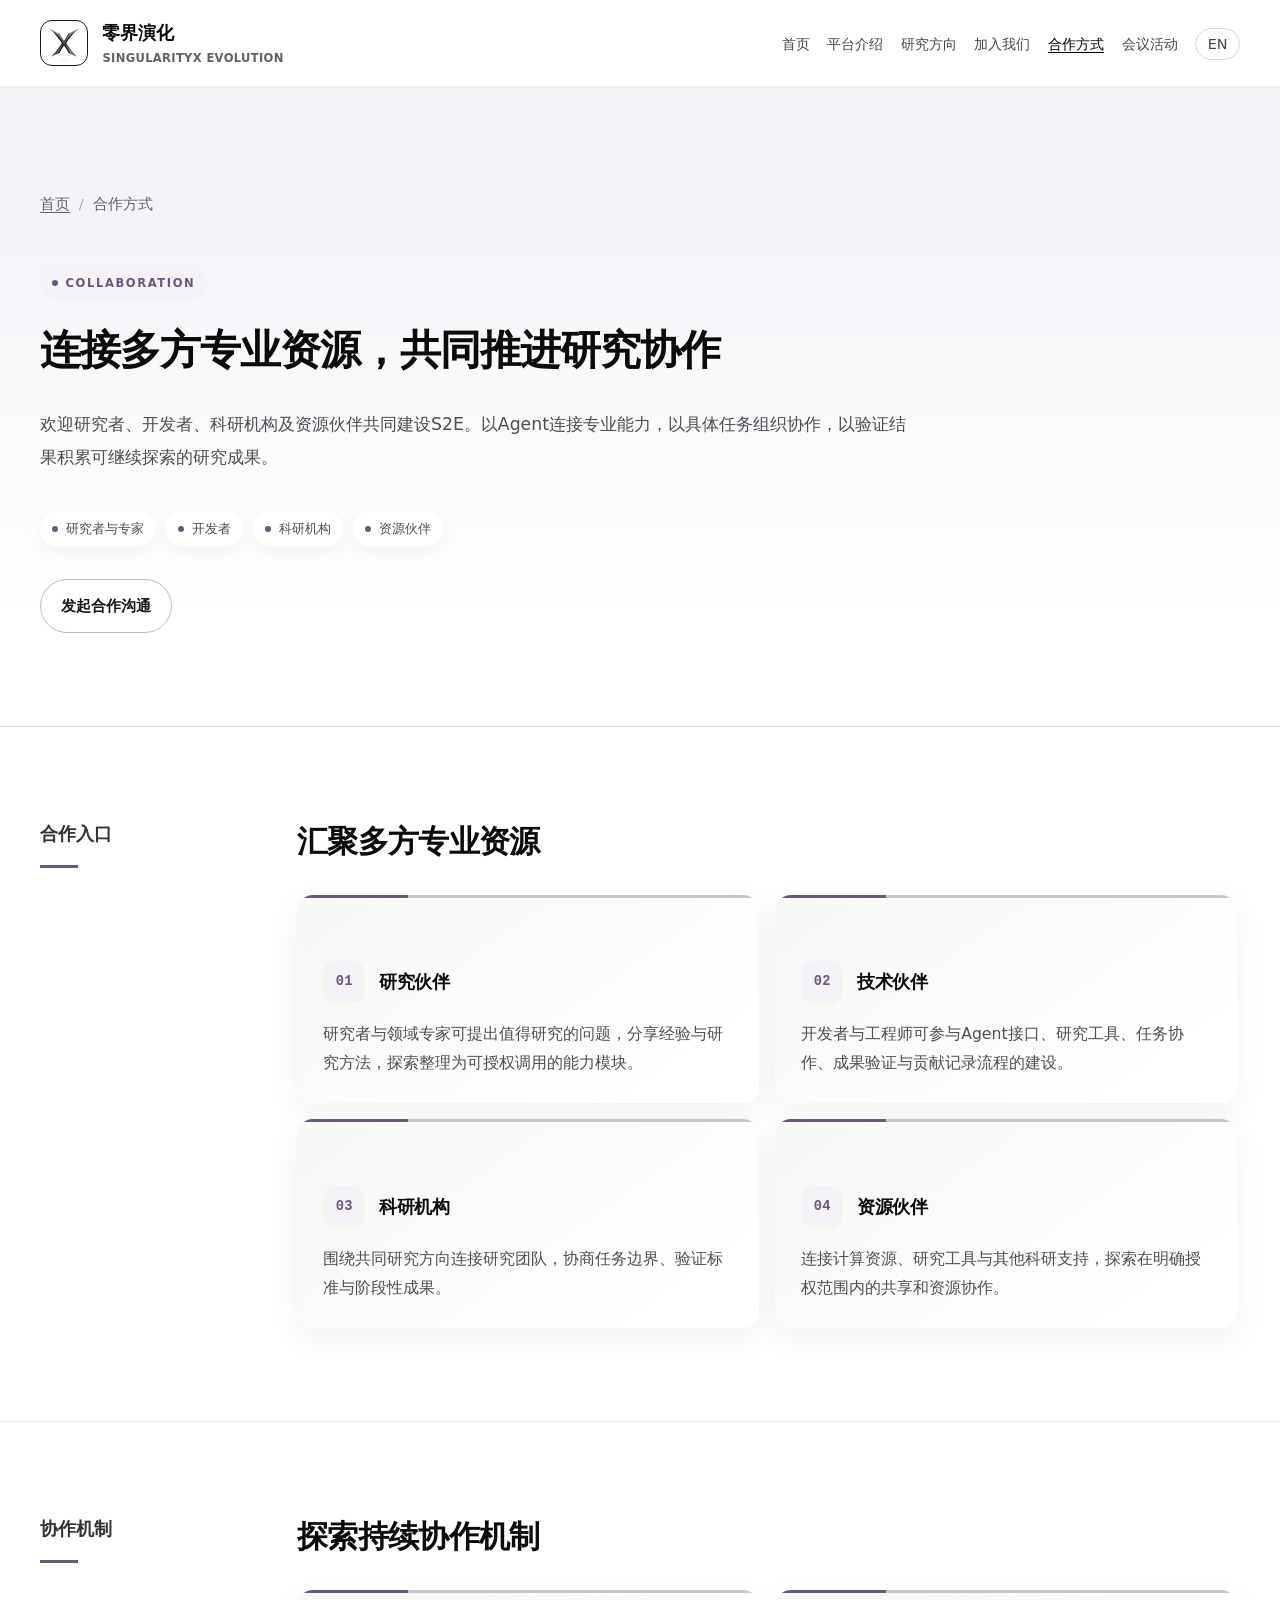
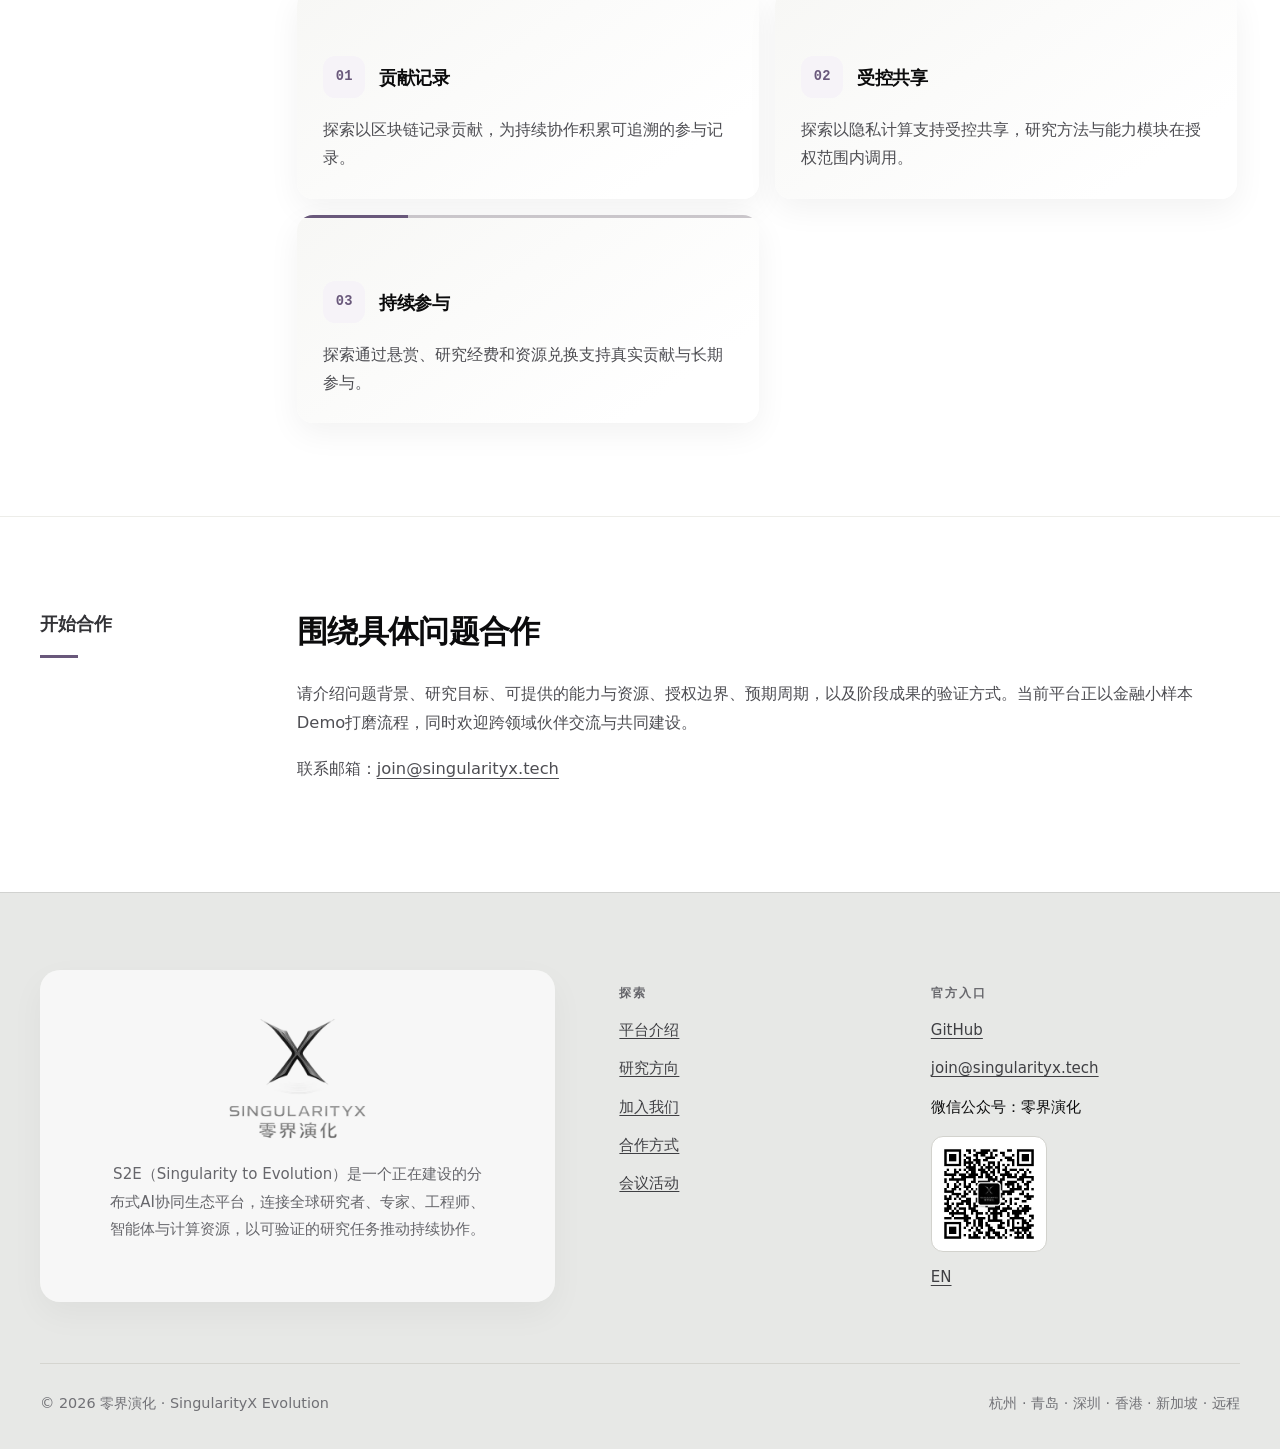
<file: collaboration/index.html>
<!doctype html>
<html lang="zh-CN"><head><meta charset="utf-8"><meta name="viewport" content="width=device-width,initial-scale=1">
  <title>合作方式｜S2E 分布式协同生态平台</title>
  <meta name="apple-mobile-web-app-title" content="S2E">
  <meta name="application-name" content="S2E"><meta name="description" content="连接研究者、领域专家、开发者、科研机构及资源伙伴，以Agent为协作接口，围绕可验证任务共同建设S2E分布式AI协同生态平台。">
  <link rel="canonical" href="https://singularity-x.ai/collaboration/"><link rel="alternate" hreflang="zh-CN" href="https://singularity-x.ai/collaboration/"><link rel="alternate" hreflang="en" href="https://singularity-x.ai/en/collaboration/"><link rel="alternate" hreflang="x-default" href="https://singularity-x.ai/collaboration/">
  <meta property="og:type" content="website"><meta property="og:locale" content="zh_CN"><meta property="og:locale:alternate" content="en_US"><meta property="og:site_name" content="S2E · 零界演化"><meta property="og:title" content="合作方式｜S2E 分布式协同生态平台"><meta property="og:description" content="连接研究者、领域专家、开发者、科研机构及资源伙伴，以Agent为协作接口，围绕可验证任务共同建设S2E分布式AI协同生态平台。"><meta property="og:url" content="https://singularity-x.ai/collaboration/"><meta property="og:image" content="https://singularity-x.ai/assets/singularityx-mark.8f31a2.webp"><meta property="og:image:width" content="520"><meta property="og:image:height" content="487"><meta property="og:image:alt" content="零界演化">
  <meta name="twitter:card" content="summary"><meta name="twitter:title" content="合作方式｜S2E 分布式协同生态平台"><meta name="twitter:description" content="连接研究者、领域专家、开发者、科研机构及资源伙伴，以Agent为协作接口，围绕可验证任务共同建设S2E分布式AI协同生态平台。"><meta name="twitter:image" content="https://singularity-x.ai/assets/singularityx-mark.8f31a2.webp"><meta name="twitter:image:alt" content="零界演化"><meta name="theme-color" content="#fbfbf9">
  <link rel="manifest" href="../site.webmanifest"><link rel="icon" href="../assets/favicon.ico" sizes="any"><link rel="icon" type="image/png" sizes="32x32" href="../assets/favicon-32.png"><link rel="apple-touch-icon" href="../assets/favicon-180.png"><link rel="preload" href="../assets/singularityx-mark.8f31a2.webp" as="image" type="image/webp" fetchpriority="high"><link rel="stylesheet" href="../assets/site.8c6948ea.css"><script type="application/ld+json">{"@context":"https://schema.org","@graph":[{"@type":"Organization","@id":"https://singularity-x.ai/#organization","name":"零界演化","alternateName":"SingularityX Evolution","url":"https://singularity-x.ai/","logo":{"@type":"ImageObject","url":"https://singularity-x.ai/assets/singularityx-mark.8f31a2.webp","width":520,"height":487},"email":"join@singularityx.tech","sameAs":["https://github.com/SingularityX-Evolution"],"location":[{"@type":"Place","name":"杭州"},{"@type":"Place","name":"青岛"},{"@type":"Place","name":"深圳"},{"@type":"Place","name":"香港"},{"@type":"Place","name":"新加坡"}],"contactPoint":{"@type":"ContactPoint","contactType":"problem proposals, solutions and collaboration","email":"join@singularityx.tech","availableLanguage":["zh","en"]},"knowsAbout":["Distributed AI collaboration","Agent-mediated research","Verifiable research tasks","Energy and sustainable living beyond Earth","Life, cognition and intelligence","Public research and community collaboration","Contribution records and controlled sharing"],"description":"S2E（Singularity to Evolution）是一个正在建设的分布式AI协同生态平台，连接全球研究者、专家、工程师、智能体与计算资源，以可验证的研究任务推动持续协作。"},{"@type":"WebSite","@id":"https://singularity-x.ai/#website","url":"https://singularity-x.ai/","name":"S2E · 零界演化","inLanguage":["zh-CN","en"],"publisher":{"@id":"https://singularity-x.ai/#organization"}},{"@type":"WebPage","@id":"https://singularity-x.ai/collaboration/#webpage","url":"https://singularity-x.ai/collaboration/","name":"合作方式｜S2E 分布式协同生态平台","description":"连接研究者、领域专家、开发者、科研机构及资源伙伴，以Agent为协作接口，围绕可验证任务共同建设S2E分布式AI协同生态平台。","inLanguage":"zh-CN","isPartOf":{"@id":"https://singularity-x.ai/#website"},"about":{"@id":"https://singularity-x.ai/#organization"}},{"@type":"BreadcrumbList","itemListElement":[{"@type":"ListItem","position":1,"name":"首页","item":"https://singularity-x.ai/"},{"@type":"ListItem","position":2,"name":"合作方式","item":"https://singularity-x.ai/collaboration/"}]},{"@type":"ItemList","name":"零界演化合作方向","itemListElement":[{"@type":"ListItem","position":1,"name":"高校研究","url":"https://singularity-x.ai/collaboration/"},{"@type":"ListItem","position":2,"name":"产业场景","url":"https://singularity-x.ai/collaboration/"},{"@type":"ListItem","position":3,"name":"技术任务","url":"https://singularity-x.ai/collaboration/"},{"@type":"ListItem","position":4,"name":"会议支持","url":"https://singularity-x.ai/collaboration/"},{"@type":"ListItem","position":5,"name":"联合探索","url":"https://singularity-x.ai/collaboration/"}]}]}</script><link rel="stylesheet" href="../assets/agent-first.5f47a7eb.css"><link rel="stylesheet" href="../assets/collaboration-layout.e6c5b4a4.css"><link rel="stylesheet" href="../assets/s2e-content.d0f820e1.css"><link rel="stylesheet" href="../assets/heading-system.5fcb1f93.css"></head><body class="page-collaboration"><a class="skip-link" href="#main">跳到主要内容</a>
  <header class="site-header"><div class="header-inner">
    <a class="brand" href="../index.html" aria-label="零界演化首页"><img src="../assets/singularityx-mark.8f31a2.webp" width="520" height="487" alt="" fetchpriority="high"><span>零界演化<small>SingularityX Evolution</small></span></a>
    <nav class="primary-nav" aria-label="主要导航"><ul><li><a class="nav-home" href="../index.html">首页</a></li><li><a href="../organization/index.html">平台介绍</a></li><li><a href="../research/index.html">研究方向</a></li><li><a href="../careers/index.html">加入我们</a></li><li><a href="../collaboration/index.html" aria-current="page">合作方式</a></li><li><a href="../events/index.html">会议活动</a></li><li><a class="lang-link" href="../en/collaboration/index.html" hreflang="en">EN</a></li></ul></nav>
    <details class="mobile-nav"><summary aria-label="打开导航菜单">菜单</summary><ul><li><a class="nav-home" href="../index.html">首页</a></li><li><a href="../organization/index.html">平台介绍</a></li><li><a href="../research/index.html">研究方向</a></li><li><a href="../careers/index.html">加入我们</a></li><li><a href="../collaboration/index.html">合作方式</a></li><li><a href="../events/index.html">会议活动</a></li><li><a href="../en/collaboration/index.html">EN</a></li></ul></details>
  </div></header><main id="main"><section class="page-hero"><div class="shell"><nav class="breadcrumbs" aria-label="面包屑"><ol><li><a href="../index.html">首页</a></li><li aria-current="page">合作方式</li></ol></nav><p class="eyebrow">COLLABORATION</p><h1 class="s2e-page-title"><span>连接多方专业资源，</span><span>共同推进研究协作</span></h1><p class="hero-lede">欢迎研究者、开发者、科研机构及资源伙伴共同建设S2E。以Agent连接专业能力，以具体任务组织协作，以验证结果积累可继续探索的研究成果。</p><div class="page-facts"><span>研究者与专家</span><span>开发者</span><span>科研机构</span><span>资源伙伴</span></div><div class='cta-row'><a class="button button--dark" href="mailto:join@singularityx.tech">发起合作沟通</a></div></div></section><section class="section"><div class="shell prose-grid"><div><h2 class="s2e-label-title">合作入口</h2></div><div class="prose"><h2 class="s2e-section-title">汇聚多方专业资源</h2><div class="task-list"><article class="task"><h3 class="s2e-card-title">研究伙伴</h3><p>研究者与领域专家可提出值得研究的问题，分享经验与研究方法，探索整理为可授权调用的能力模块。</p></article><article class="task"><h3 class="s2e-card-title">技术伙伴</h3><p>开发者与工程师可参与Agent接口、研究工具、任务协作、成果验证与贡献记录流程的建设。</p></article><article class="task"><h3 class="s2e-card-title">科研机构</h3><p>围绕共同研究方向连接研究团队，协商任务边界、验证标准与阶段性成果。</p></article><article class="task"><h3 class="s2e-card-title">资源伙伴</h3><p>连接计算资源、研究工具与其他科研支持，探索在明确授权范围内的共享和资源协作。</p></article></div></div></div></section><section class="section section--soft"><div class="shell prose-grid"><div><h2 class="s2e-label-title">协作机制</h2></div><div class="prose"><h2 class="s2e-section-title">探索持续协作机制</h2><div class="task-list"><article class="task"><h3 class="s2e-card-title">贡献记录</h3><p>探索以区块链记录贡献，为持续协作积累可追溯的参与记录。</p></article><article class="task"><h3 class="s2e-card-title">受控共享</h3><p>探索以隐私计算支持受控共享，研究方法与能力模块在授权范围内调用。</p></article><article class="task"><h3 class="s2e-card-title">持续参与</h3><p>探索通过悬赏、研究经费和资源兑换支持真实贡献与长期参与。</p></article></div></div></div></section><section class="section"><div class="shell prose-grid"><div><h2 class="s2e-label-title">开始合作</h2></div><div class="prose"><h2 class="s2e-section-title">围绕具体问题合作</h2><p>请介绍问题背景、研究目标、可提供的能力与资源、授权边界、预期周期，以及阶段成果的验证方式。当前平台正以金融小样本Demo打磨流程，同时欢迎跨领域伙伴交流与共同建设。</p><p>联系邮箱：<a href="mailto:join@singularityx.tech">join@singularityx.tech</a></p></div></div></section></main><footer class="site-footer"><div class="shell"><div class="footer-grid">
    <div class="footer-brand"><img src="../assets/singularityx-lockup.17c4b8.webp" width="1400" height="1233" loading="lazy" alt="SingularityX 零界演化"><p>S2E（Singularity to Evolution）是一个正在建设的分布式AI协同生态平台，连接全球研究者、专家、工程师、智能体与计算资源，以可验证的研究任务推动持续协作。</p></div>
    <div><p class="kicker">探索</p><ul class="footer-links"><li><a href="../organization/index.html">平台介绍</a></li><li><a href="../research/index.html">研究方向</a></li><li><a href="../careers/index.html">加入我们</a></li><li><a href="../collaboration/index.html">合作方式</a></li><li><a href="../events/index.html">会议活动</a></li></ul></div>
    <div><p class="kicker">官方入口</p><ul class="footer-links"><li><a href="https://github.com/SingularityX-Evolution" rel="me">GitHub</a></li><li><a href="mailto:join@singularityx.tech">join@singularityx.tech</a></li><li>微信公众号：零界演化</li><li class="wechat-qr"><img src="../assets/wechat-qrcode.a854b3.jpg" width="258" height="258" loading="lazy" alt="微信公众号二维码"></li><li><a href="../en/collaboration/index.html" lang="en">EN</a></li></ul></div>
  </div><div class="footer-meta"><span>© <span data-year>2026</span> 零界演化 · SingularityX Evolution</span><span>杭州 · 青岛 · 深圳 · 香港 · 新加坡 · 远程</span></div></div></footer><script src="../assets/site.7a19c2.js" defer></script></body></html>
</file>
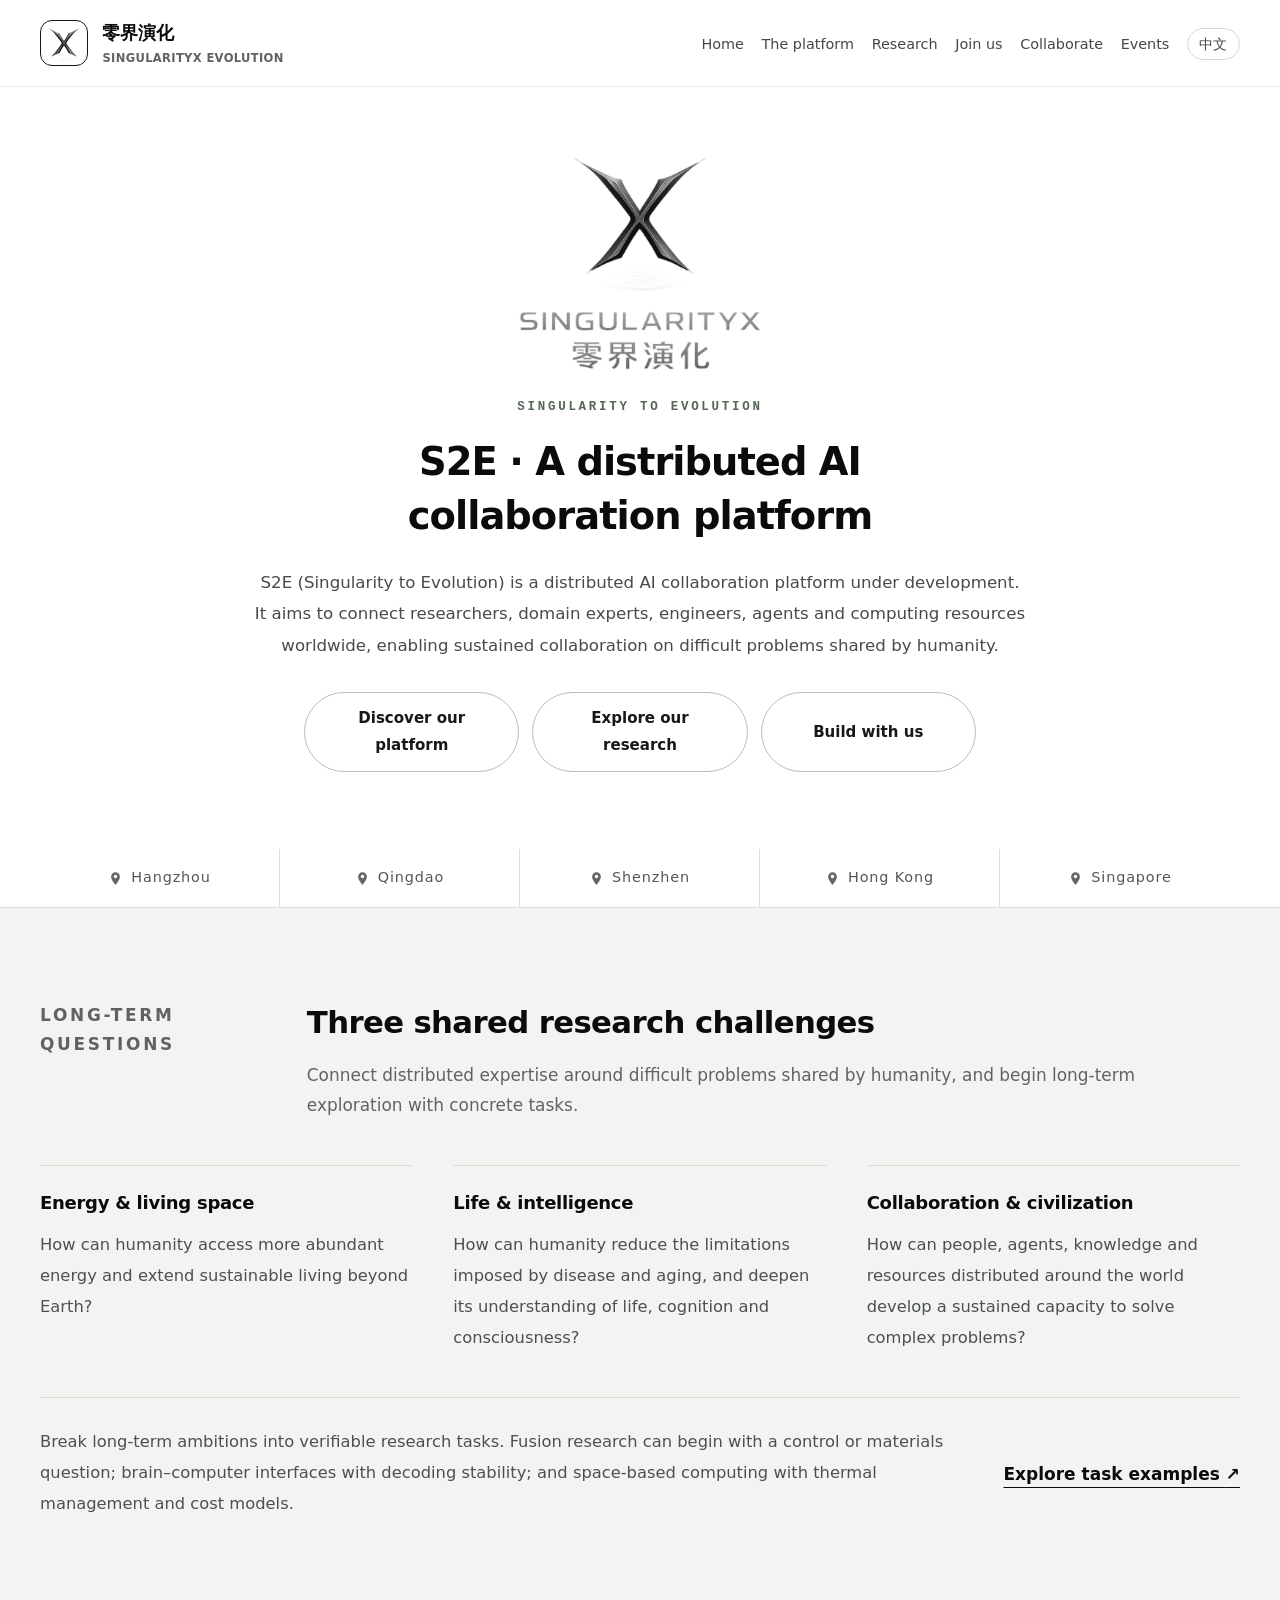
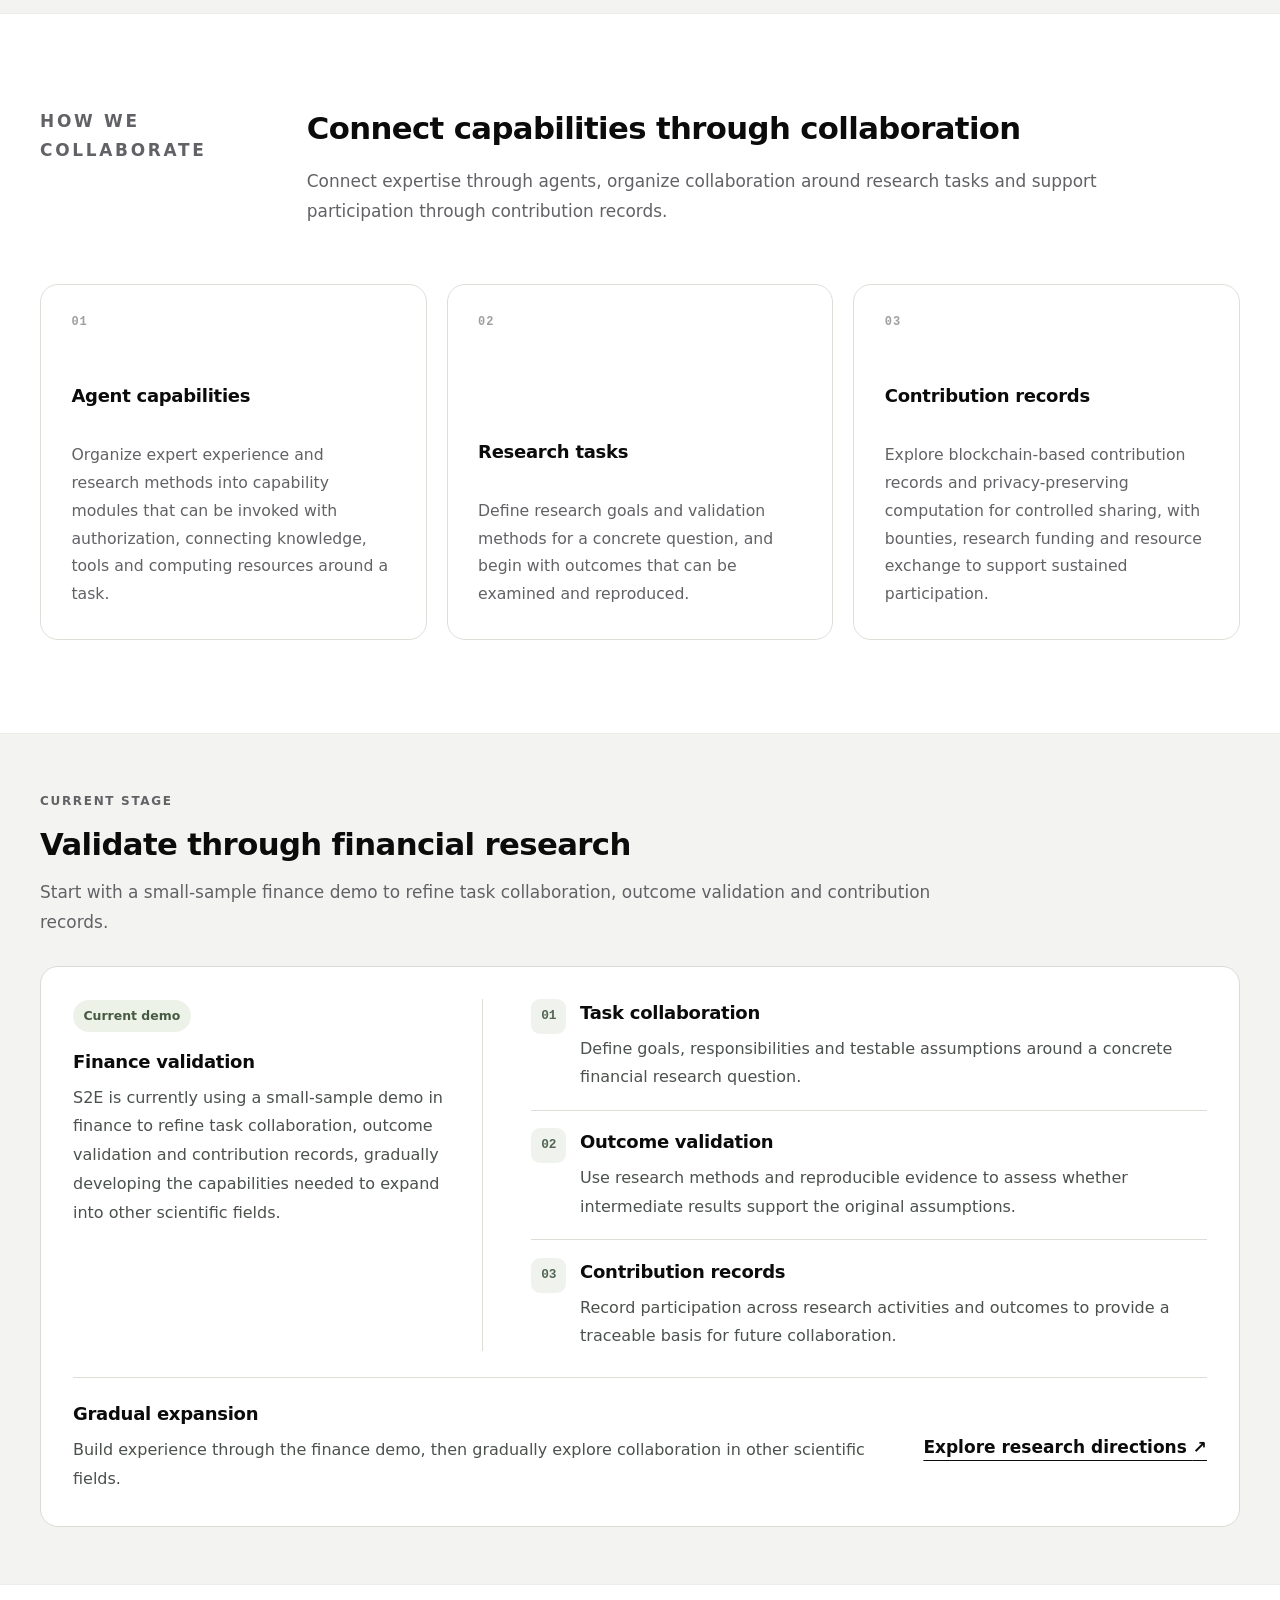
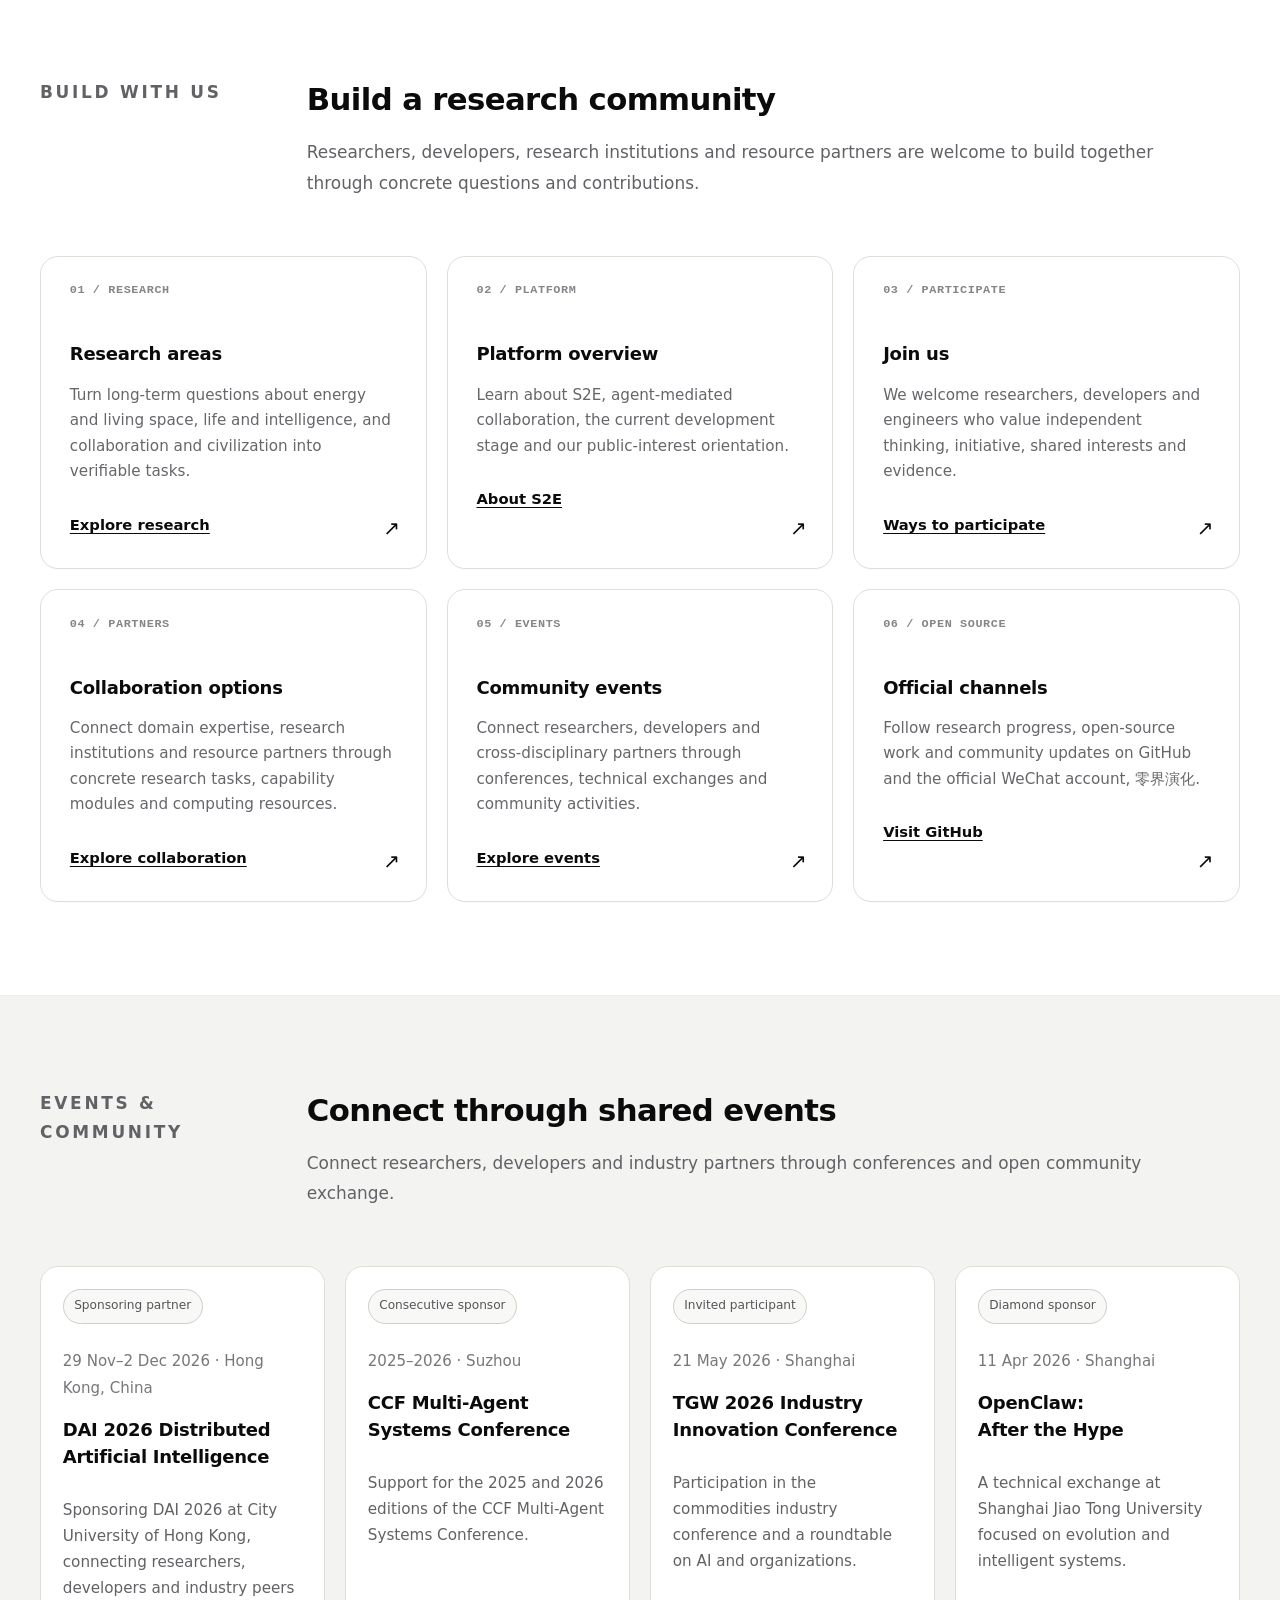
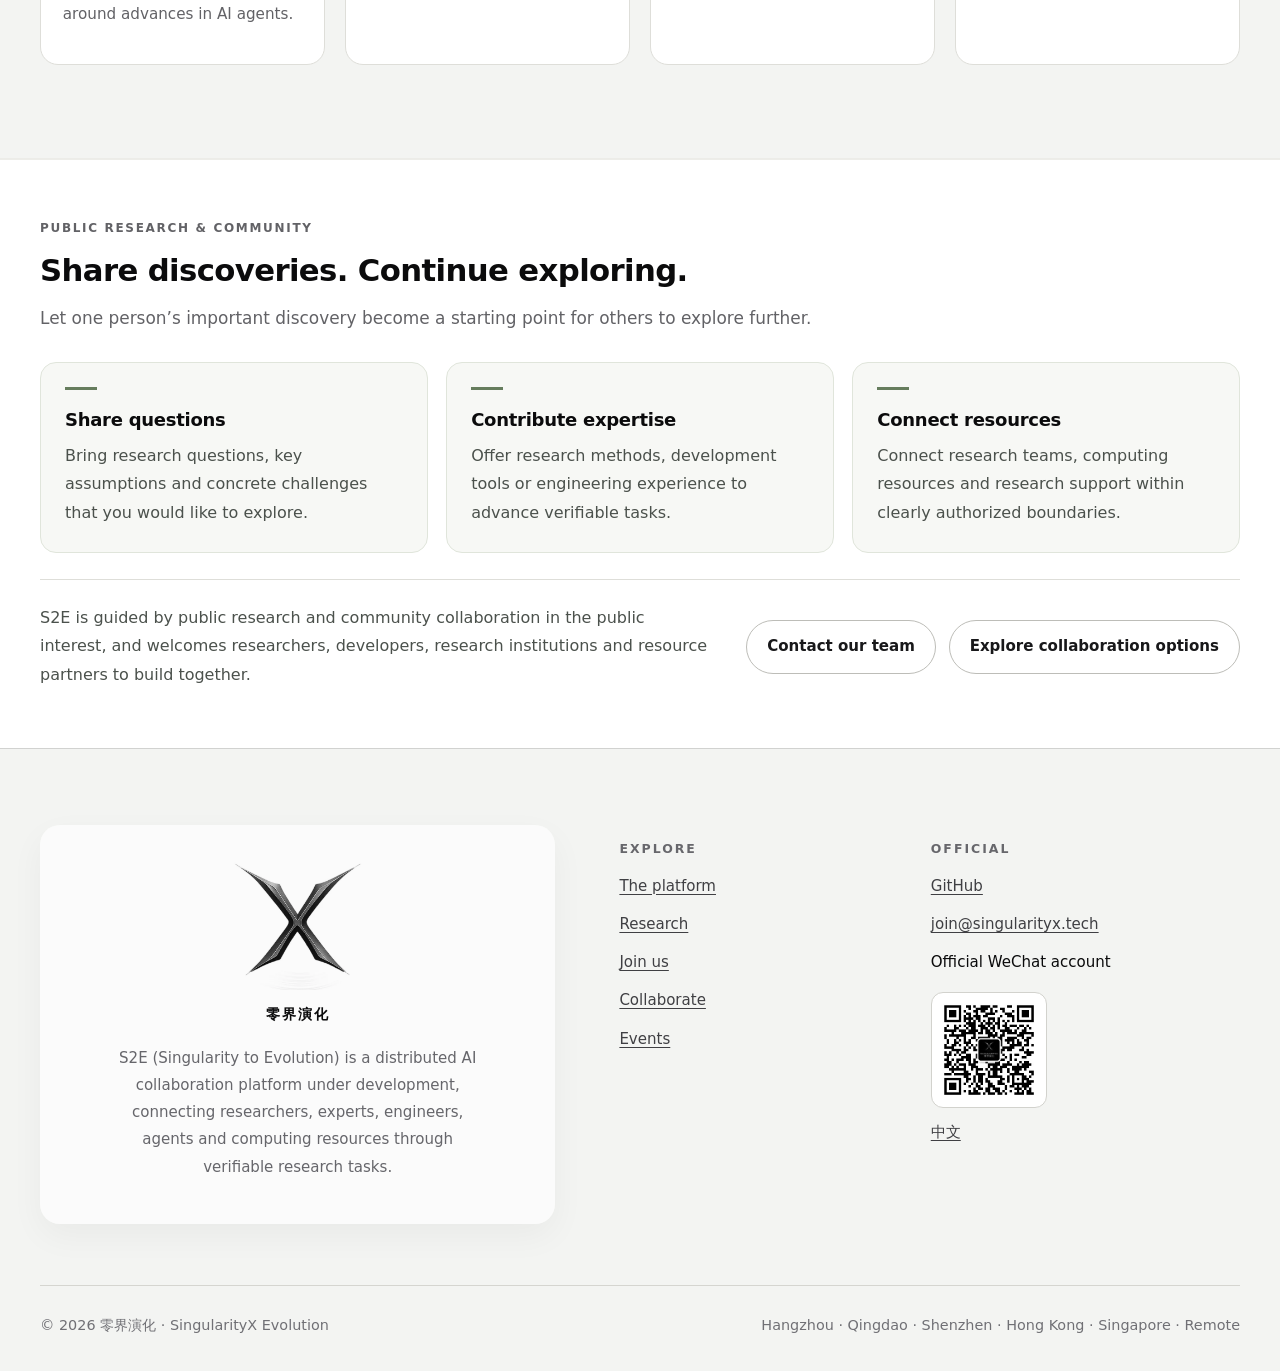
<file: en/index.html>
<!doctype html>
<html lang="en"><head><meta charset="utf-8"><meta name="viewport" content="width=device-width,initial-scale=1">
  <title>S2E | Distributed AI Collaboration Platform</title>
  <meta name="apple-mobile-web-app-title" content="S2E">
  <meta name="application-name" content="S2E"><meta name="description" content="S2E (Singularity to Evolution) is a distributed AI collaboration platform under development, connecting researchers, experts, engineers, agents and computing resources through verifiable research tasks.">
  <link rel="canonical" href="https://singularity-x.ai/en/"><link rel="alternate" hreflang="zh-CN" href="https://singularity-x.ai/"><link rel="alternate" hreflang="en" href="https://singularity-x.ai/en/"><link rel="alternate" hreflang="x-default" href="https://singularity-x.ai/">
  <meta property="og:type" content="website"><meta property="og:locale" content="en_US"><meta property="og:locale:alternate" content="zh_CN"><meta property="og:site_name" content="S2E · 零界演化"><meta property="og:title" content="S2E | Distributed AI Collaboration Platform"><meta property="og:description" content="S2E (Singularity to Evolution) is a distributed AI collaboration platform under development, connecting researchers, experts, engineers, agents and computing resources through verifiable research tasks."><meta property="og:url" content="https://singularity-x.ai/en/"><meta property="og:image" content="https://singularity-x.ai/assets/singularityx-mark.8f31a2.webp"><meta property="og:image:width" content="520"><meta property="og:image:height" content="487"><meta property="og:image:alt" content="零界演化">
  <meta name="twitter:card" content="summary"><meta name="twitter:title" content="S2E | Distributed AI Collaboration Platform"><meta name="twitter:description" content="S2E (Singularity to Evolution) is a distributed AI collaboration platform under development, connecting researchers, experts, engineers, agents and computing resources through verifiable research tasks."><meta name="twitter:image" content="https://singularity-x.ai/assets/singularityx-mark.8f31a2.webp"><meta name="twitter:image:alt" content="零界演化"><meta name="theme-color" content="#fbfbf9">
  <link rel="manifest" href="../site.webmanifest"><link rel="icon" href="../assets/favicon.ico" sizes="any"><link rel="icon" type="image/png" sizes="32x32" href="../assets/favicon-32.png"><link rel="apple-touch-icon" href="../assets/favicon-180.png"><link rel="preload" href="../assets/singularityx-lockup.17c4b8.webp" as="image" type="image/webp" fetchpriority="high"><link rel="stylesheet" href="../assets/site.8c6948ea.css"><script type="application/ld+json">{"@context":"https://schema.org","@graph":[{"@type":"Organization","@id":"https://singularity-x.ai/#organization","name":"零界演化","alternateName":"SingularityX Evolution","url":"https://singularity-x.ai/","logo":{"@type":"ImageObject","url":"https://singularity-x.ai/assets/singularityx-mark.8f31a2.webp","width":520,"height":487},"email":"join@singularityx.tech","sameAs":["https://github.com/SingularityX-Evolution"],"location":[{"@type":"Place","name":"杭州"},{"@type":"Place","name":"青岛"},{"@type":"Place","name":"深圳"},{"@type":"Place","name":"香港"},{"@type":"Place","name":"新加坡"}],"contactPoint":{"@type":"ContactPoint","contactType":"research and open collaboration","email":"join@singularityx.tech","availableLanguage":["zh","en"]},"knowsAbout":["Distributed AI collaboration","Agent-mediated research","Verifiable research tasks","Energy and sustainable living beyond Earth","Life, cognition and intelligence","Public research and community collaboration","Contribution records and controlled sharing"],"description":"S2E (Singularity to Evolution) is a distributed AI collaboration platform under development, connecting researchers, experts, engineers, agents and computing resources through verifiable research tasks."},{"@type":"WebSite","@id":"https://singularity-x.ai/#website","url":"https://singularity-x.ai/","name":"S2E · 零界演化","inLanguage":["zh-CN","en"],"publisher":{"@id":"https://singularity-x.ai/#organization"}},{"@type":"WebPage","@id":"https://singularity-x.ai/en/#webpage","url":"https://singularity-x.ai/en/","name":"S2E | Distributed AI Collaboration Platform","description":"S2E (Singularity to Evolution) is a distributed AI collaboration platform under development, connecting researchers, experts, engineers, agents and computing resources through verifiable research tasks.","inLanguage":"en","isPartOf":{"@id":"https://singularity-x.ai/#website"},"about":{"@id":"https://singularity-x.ai/#organization"}},{"@type":"BreadcrumbList","itemListElement":[{"@type":"ListItem","position":1,"name":"Home","item":"https://singularity-x.ai/en/"}]},{"@type":"ItemList","name":"SingularityX Evolution topics","itemListElement":[{"@type":"ListItem","position":1,"name":"Research","url":"https://singularity-x.ai/en/research/"},{"@type":"ListItem","position":2,"name":"Organization","url":"https://singularity-x.ai/en/organization/"},{"@type":"ListItem","position":3,"name":"Careers","url":"https://singularity-x.ai/en/careers/"},{"@type":"ListItem","position":4,"name":"Collaborate","url":"https://singularity-x.ai/en/collaboration/"},{"@type":"ListItem","position":5,"name":"Events","url":"https://singularity-x.ai/en/events/"}]}]}</script><link rel="stylesheet" href="../assets/agent-first.5f47a7eb.css"><link rel="stylesheet" href="../assets/introduction.505139d5.css"><link rel="stylesheet" href="../assets/home-layout.c7b8845f.css"><link rel="stylesheet" href="../assets/events-layout.676a8fde.css"><link rel="stylesheet" href="../assets/s2e-content.d0f820e1.css"><link rel="stylesheet" href="../assets/heading-system.5fcb1f93.css"><link rel="stylesheet" href="../assets/home-panels.f7fc0c1d.css"></head><body class="evo-home"><a class="skip-link" href="#main">Skip to main content</a>
  <header class="site-header"><div class="header-inner">
    <a class="brand" href="index.html" aria-label="零界演化 home"><img src="../assets/singularityx-mark.8f31a2.webp" width="520" height="487" alt="" fetchpriority="high"><span>零界演化<small>SingularityX Evolution</small></span></a>
    <nav class="primary-nav" aria-label="Primary navigation"><ul><li><a class="nav-home" href="index.html" aria-current="page">Home</a></li><li><a href="organization/index.html">The platform</a></li><li><a href="research/index.html">Research</a></li><li><a href="careers/index.html">Join us</a></li><li><a href="collaboration/index.html">Collaborate</a></li><li><a href="events/index.html">Events</a></li><li><a class="lang-link" href="../index.html" hreflang="zh-CN">中文</a></li></ul></nav>
    <details class="mobile-nav"><summary aria-label="Open navigation menu">Menu</summary><ul><li><a class="nav-home" href="index.html" aria-current="page">Home</a></li><li><a href="organization/index.html">The platform</a></li><li><a href="research/index.html">Research</a></li><li><a href="careers/index.html">Join us</a></li><li><a href="collaboration/index.html">Collaborate</a></li><li><a href="events/index.html">Events</a></li><li><a href="../index.html">中文</a></li></ul></details>
  </div></header><main id="main"><section class="home-hero home-band--white" aria-labelledby="home-hero-title"><div class="home-hero__inner">
 <div class="home-hero__brand"><img class="home-hero__lockup" src="../assets/singularityx-lockup.17c4b8.webp" width="1400" height="1233" alt="SingularityX Evolution · 零界演化" fetchpriority="high"></div>
 <p class="evo-agent-first">SINGULARITY TO EVOLUTION</p><h1 id="home-hero-title" class="s2e-platform-title">S2E · A distributed AI collaboration platform</h1>
 <p class="home-hero__intro">S2E (Singularity to Evolution) is a distributed AI collaboration platform under development. It aims to connect researchers, domain experts, engineers, agents and computing resources worldwide, enabling sustained collaboration on difficult problems shared by humanity.</p>
 <div class="cta-row"><a class="button button--dark" href="organization/index.html">Discover our platform</a><a class="button button--light" href="research/index.html">Explore our research</a><a class="button button--light" href="collaboration/index.html">Build with us</a></div></div></section><div class="trust-strip home-band--white" aria-label="Public collaboration locations"><div class="shell trust-grid"><div class="trust-item">Hangzhou</div><div class="trust-item">Qingdao</div><div class="trust-item">Shenzhen</div><div class="trust-item">Hong Kong</div><div class="trust-item">Singapore</div></div></div><section class="section evo-overview home-band--shade" id="about"><div class="shell"><div class="section-head"><p class="kicker">LONG-TERM QUESTIONS</p><div><h2 class="s2e-section-title">Three shared research challenges</h2><p class="home-section-intro">Connect distributed expertise around difficult problems shared by humanity, and begin long-term exploration with concrete tasks.</p></div></div><div class="evo-overview-grid"><article class=""><h3 class="s2e-card-title">Energy &amp; living space</h3><p>How can humanity access more abundant energy and extend sustainable living beyond Earth?</p></article><article class=""><h3 class="s2e-card-title">Life &amp; intelligence</h3><p>How can humanity reduce the limitations imposed by disease and aging, and deepen its understanding of life, cognition and consciousness?</p></article><article class=""><h3 class="s2e-card-title">Collaboration &amp; civilization</h3><p>How can people, agents, knowledge and resources distributed around the world develop a sustained capacity to solve complex problems?</p></article></div><div class="evo-long-term"><p>Break long-term ambitions into verifiable research tasks. Fusion research can begin with a control or materials question; brain–computer interfaces with decoding stability; and space-based computing with thermal management and cost models.</p><a class="evo-text-link" href="research/index.html">Explore task examples <span aria-hidden="true">↗</span></a></div></div></section><section class="section home-band--white"><div class="shell"><div class="section-head"><p class="kicker">HOW WE COLLABORATE</p><div><h2 class="s2e-section-title">Connect capabilities through collaboration</h2><p class="home-section-intro">Connect expertise through agents, organize collaboration around research tasks and support participation through contribution records.</p></div></div><div class="priority-grid"><article class="priority"><span class="num">01</span><h3 class="s2e-card-title">Agent capabilities</h3><p>Organize expert experience and research methods into capability modules that can be invoked with authorization, connecting knowledge, tools and computing resources around a task.</p></article><article class="priority"><span class="num">02</span><h3 class="s2e-card-title">Research tasks</h3><p>Define research goals and validation methods for a concrete question, and begin with outcomes that can be examined and reproduced.</p></article><article class="priority"><span class="num">03</span><h3 class="s2e-card-title">Contribution records</h3><p>Explore blockchain-based contribution records and privacy-preserving computation for controlled sharing, with bounties, research funding and resource exchange to support sustained participation.</p></article></div></div></section><section class="section home-stage-section home-band--shade" id="current-stage" aria-labelledby="current-stage-title"><div class="shell">
<div class="section-head home-focus-head"><p class="kicker">CURRENT STAGE</p><div><h2 class="s2e-section-title" id="current-stage-title">Validate through financial research</h2><p class="home-section-intro">Start with a small-sample finance demo to refine task collaboration, outcome validation and contribution records.</p></div></div>
<div class="home-demo-panel"><div class="home-demo-grid">
<div class="home-demo-summary"><span class="home-stage-badge">Current demo</span><h3 class="s2e-card-title">Finance validation</h3><p>S2E is currently using a small-sample demo in finance to refine task collaboration, outcome validation and contribution records, gradually developing the capabilities needed to expand into other scientific fields.</p></div>
<ol class="home-demo-steps" aria-label="Three validation priorities for the finance demo"><li class="home-demo-step"><span class="home-step-number" aria-hidden="true">01</span><div><h3 class="s2e-card-title">Task collaboration</h3><p>Define goals, responsibilities and testable assumptions around a concrete financial research question.</p></div></li><li class="home-demo-step"><span class="home-step-number" aria-hidden="true">02</span><div><h3 class="s2e-card-title">Outcome validation</h3><p>Use research methods and reproducible evidence to assess whether intermediate results support the original assumptions.</p></div></li><li class="home-demo-step"><span class="home-step-number" aria-hidden="true">03</span><div><h3 class="s2e-card-title">Contribution records</h3><p>Record participation across research activities and outcomes to provide a traceable basis for future collaboration.</p></div></li></ol>
</div><div class="home-demo-next"><div><h3 class="s2e-card-title">Gradual expansion</h3><p>Build experience through the finance demo, then gradually explore collaboration in other scientific fields.</p></div><a class="evo-text-link" href="research/index.html">Explore research directions <span aria-hidden="true">↗</span></a></div></div>
</div></section><section class="section home-band--white"><div class="shell"><div class="section-head"><p class="kicker">BUILD WITH US</p><div><h2 class="s2e-section-title">Build a research community</h2><p class="home-section-intro">Researchers, developers, research institutions and resource partners are welcome to build together through concrete questions and contributions.</p></div></div><div class="card-grid"><article class="card"><span class="card-index">01 / RESEARCH</span><h3 class="s2e-card-title">Research areas</h3><p>Turn long-term questions about energy and living space, life and intelligence, and collaboration and civilization into verifiable tasks.</p><a class="stretched" href="research/index.html">Explore research</a><span class="card-arrow" aria-hidden="true">↗</span></article><article class="card"><span class="card-index">02 / PLATFORM</span><h3 class="s2e-card-title">Platform overview</h3><p>Learn about S2E, agent-mediated collaboration, the current development stage and our public-interest orientation.</p><a class="stretched" href="organization/index.html">About S2E</a><span class="card-arrow" aria-hidden="true">↗</span></article><article class="card"><span class="card-index">03 / PARTICIPATE</span><h3 class="s2e-card-title">Join us</h3><p>We welcome researchers, developers and engineers who value independent thinking, initiative, shared interests and evidence.</p><a class="stretched" href="careers/index.html">Ways to participate</a><span class="card-arrow" aria-hidden="true">↗</span></article><article class="card"><span class="card-index">04 / PARTNERS</span><h3 class="s2e-card-title">Collaboration options</h3><p>Connect domain expertise, research institutions and resource partners through concrete research tasks, capability modules and computing resources.</p><a class="stretched" href="collaboration/index.html">Explore collaboration</a><span class="card-arrow" aria-hidden="true">↗</span></article><article class="card"><span class="card-index">05 / EVENTS</span><h3 class="s2e-card-title">Community events</h3><p>Connect researchers, developers and cross-disciplinary partners through conferences, technical exchanges and community activities.</p><a class="stretched" href="events/index.html">Explore events</a><span class="card-arrow" aria-hidden="true">↗</span></article><article class="card"><span class="card-index">06 / OPEN SOURCE</span><h3 class="s2e-card-title">Official channels</h3><p>Follow research progress, open-source work and community updates on GitHub and the official WeChat account, 零界演化.</p><a class="stretched" href="https://github.com/SingularityX-Evolution">Visit GitHub</a><span class="card-arrow" aria-hidden="true">↗</span></article></div></div></section><section class="section section--dark home-band--shade"><div class="shell"><div class="section-head"><p class="kicker">Events &amp; Community</p><div><h2 class="s2e-section-title">Connect through shared events</h2><p class="home-section-intro">Connect researchers, developers and industry partners through conferences and open community exchange.</p></div></div>
<div class="event-grid event-grid--four" id="conference-list">
  <a class="event-card" href="https://mp.weixin.qq.com/s/n66OKwZbco1LL6oeFbnRMA"><span class="badge">Sponsoring partner</span><div class="event-date"><time datetime="2026-11-29">29 Nov</time>–<time datetime="2026-12-02">2 Dec 2026</time> · Hong Kong, China</div><h3 class="s2e-card-title">DAI 2026 Distributed Artificial Intelligence</h3><p>Sponsoring DAI 2026 at City University of Hong Kong, connecting researchers, developers and industry peers around advances in AI agents.</p></a>
          <a class="event-card" href="https://mp.weixin.qq.com/s/MA3vHU7kp2Sr1lDq4MpKGA"><span class="badge">Consecutive sponsor</span><time datetime="2026-06-27">2025–2026 · Suzhou</time><h3 class="s2e-card-title">CCF Multi-Agent Systems Conference</h3><p>Support for the 2025 and 2026 editions of the CCF Multi-Agent Systems Conference.</p></a>
          <a class="event-card" href="https://mp.weixin.qq.com/s/OWgk9ZKmjwmEXSQBD9sd3g"><span class="badge">Invited participant</span><time datetime="2026-05-21">21 May 2026 · Shanghai</time><h3 class="s2e-card-title">TGW 2026 Industry Innovation Conference</h3><p>Participation in the commodities industry conference and a roundtable on AI and organizations.</p></a>
          <a class="event-card" href="https://mp.weixin.qq.com/s/aIzlG7IXC1o0Kg1bd8HtQQ"><span class="badge">Diamond sponsor</span><time datetime="2026-04-11">11 Apr 2026 · Shanghai</time><h3 class="s2e-card-title">OpenClaw: After the Hype</h3><p>A technical exchange at Shanghai Jiao Tong University focused on evolution and intelligent systems.</p></a>
</div></div></section><section class="section home-community-section home-band--white" aria-labelledby="community-title"><div class="shell">
<div class="section-head home-focus-head"><p class="kicker">PUBLIC RESEARCH &amp; COMMUNITY</p><div><h2 class="s2e-section-title" id="community-title">Share discoveries. Continue exploring.</h2><p class="home-section-intro">Let one person’s important discovery become a starting point for others to explore further.</p></div></div>
<div class="home-community-grid"><article class="home-community-card"><h3 class="s2e-card-title">Share questions</h3><p>Bring research questions, key assumptions and concrete challenges that you would like to explore.</p></article><article class="home-community-card"><h3 class="s2e-card-title">Contribute expertise</h3><p>Offer research methods, development tools or engineering experience to advance verifiable tasks.</p></article><article class="home-community-card"><h3 class="s2e-card-title">Connect resources</h3><p>Connect research teams, computing resources and research support within clearly authorized boundaries.</p></article></div>
<div class="home-community-contact"><p>S2E is guided by public research and community collaboration in the public interest, and welcomes researchers, developers, research institutions and resource partners to build together.</p><div class="cta-row"><a class="button button--dark" href="mailto:join@singularityx.tech">Contact our team</a><a class="button button--light" href="collaboration/index.html">Explore collaboration options</a></div></div>
</div></section></main><footer class="site-footer"><div class="shell"><div class="footer-grid">
    <div class="footer-brand"><img src="../assets/singularityx-mark.8f31a2.webp" width="1400" height="1233" loading="lazy" alt="SingularityX Evolution"><strong class="footer-wordmark">零界演化</strong><p>S2E (Singularity to Evolution) is a distributed AI collaboration platform under development, connecting researchers, experts, engineers, agents and computing resources through verifiable research tasks.</p></div>
    <div><p class="kicker">Explore</p><ul class="footer-links"><li><a href="organization/index.html">The platform</a></li><li><a href="research/index.html">Research</a></li><li><a href="careers/index.html">Join us</a></li><li><a href="collaboration/index.html">Collaborate</a></li><li><a href="events/index.html">Events</a></li></ul></div>
    <div><p class="kicker">Official</p><ul class="footer-links"><li><a href="https://github.com/SingularityX-Evolution" rel="me">GitHub</a></li><li><a href="mailto:join@singularityx.tech">join@singularityx.tech</a></li><li>Official WeChat account</li><li class="wechat-qr"><img src="../assets/wechat-qrcode.a854b3.jpg" width="258" height="258" loading="lazy" alt="Official WeChat account QR code"></li><li><a href="../index.html">中文</a></li></ul></div>
  </div><div class="footer-meta"><span>© <span data-year>2026</span> 零界演化 · SingularityX Evolution</span><span>Hangzhou · Qingdao · Shenzhen · Hong Kong · Singapore · Remote</span></div></div></footer><script src="../assets/site.7a19c2.js" defer></script></body></html>
</file>
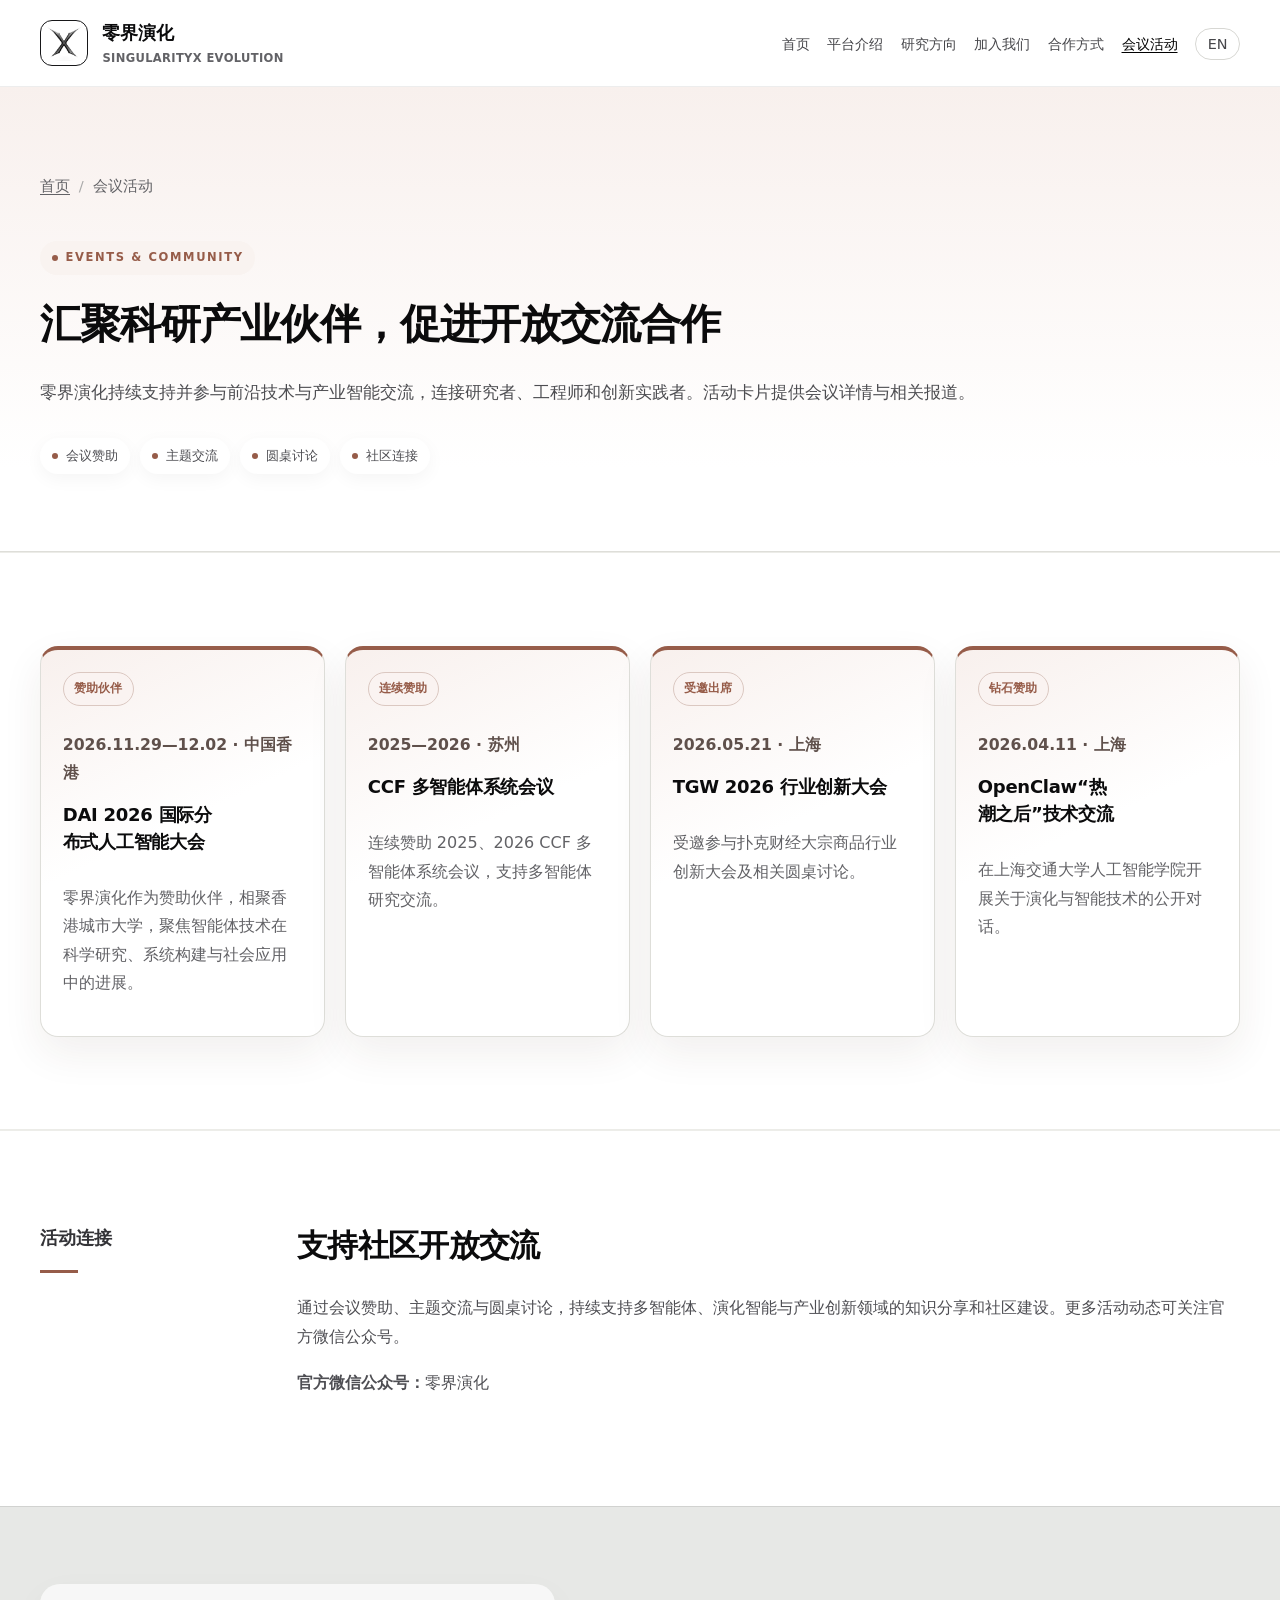
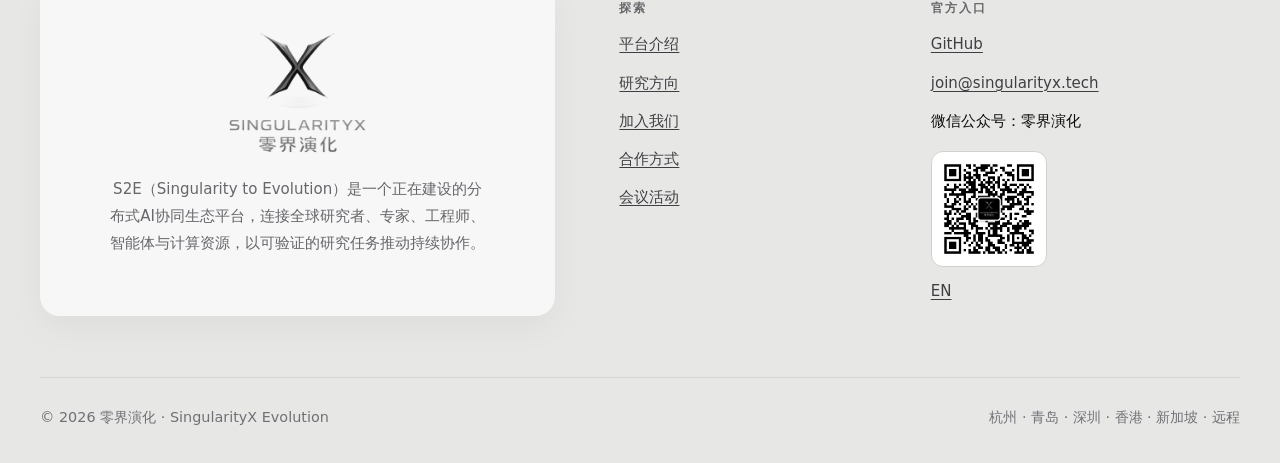
<file: events/index.html>
<!doctype html>
<html lang="zh-CN"><head><meta charset="utf-8"><meta name="viewport" content="width=device-width,initial-scale=1">
  <title>会议与社区｜S2E · 零界演化</title>
  <meta name="apple-mobile-web-app-title" content="S2E">
  <meta name="application-name" content="S2E"><meta name="description" content="查看零界演化赞助 DAI 2026 国际分布式人工智能大会、OpenClaw 技术交流和 CCF 多智能体系统会议，以及参与 TGW 2026 的会议信息。">
  <link rel="canonical" href="https://singularity-x.ai/events/"><link rel="alternate" hreflang="zh-CN" href="https://singularity-x.ai/events/"><link rel="alternate" hreflang="en" href="https://singularity-x.ai/en/events/"><link rel="alternate" hreflang="x-default" href="https://singularity-x.ai/events/">
  <meta property="og:type" content="website"><meta property="og:locale" content="zh_CN"><meta property="og:locale:alternate" content="en_US"><meta property="og:site_name" content="S2E · 零界演化"><meta property="og:title" content="会议与社区｜S2E · 零界演化"><meta property="og:description" content="查看零界演化赞助 DAI 2026 国际分布式人工智能大会、OpenClaw 技术交流和 CCF 多智能体系统会议，以及参与 TGW 2026 的会议信息。"><meta property="og:url" content="https://singularity-x.ai/events/"><meta property="og:image" content="https://singularity-x.ai/assets/singularityx-mark.8f31a2.webp"><meta property="og:image:width" content="520"><meta property="og:image:height" content="487"><meta property="og:image:alt" content="零界演化">
  <meta name="twitter:card" content="summary"><meta name="twitter:title" content="会议与社区｜S2E · 零界演化"><meta name="twitter:description" content="查看零界演化赞助 DAI 2026 国际分布式人工智能大会、OpenClaw 技术交流和 CCF 多智能体系统会议，以及参与 TGW 2026 的会议信息。"><meta name="twitter:image" content="https://singularity-x.ai/assets/singularityx-mark.8f31a2.webp"><meta name="twitter:image:alt" content="零界演化"><meta name="theme-color" content="#fbfbf9">
  <link rel="manifest" href="../site.webmanifest"><link rel="icon" href="../assets/favicon.ico" sizes="any"><link rel="icon" type="image/png" sizes="32x32" href="../assets/favicon-32.png"><link rel="apple-touch-icon" href="../assets/favicon-180.png"><link rel="preload" href="../assets/singularityx-mark.8f31a2.webp" as="image" type="image/webp" fetchpriority="high"><link rel="stylesheet" href="../assets/site.8c6948ea.css"><script type="application/ld+json">{"@context":"https://schema.org","@graph":[{"@type":"Organization","@id":"https://singularity-x.ai/#organization","name":"零界演化","alternateName":"SingularityX Evolution","url":"https://singularity-x.ai/","logo":{"@type":"ImageObject","url":"https://singularity-x.ai/assets/singularityx-mark.8f31a2.webp","width":520,"height":487},"email":"join@singularityx.tech","sameAs":["https://github.com/SingularityX-Evolution"],"location":[{"@type":"Place","name":"杭州"},{"@type":"Place","name":"青岛"},{"@type":"Place","name":"深圳"},{"@type":"Place","name":"香港"},{"@type":"Place","name":"新加坡"}],"contactPoint":{"@type":"ContactPoint","contactType":"problem proposals, solutions and collaboration","email":"join@singularityx.tech","availableLanguage":["zh","en"]},"knowsAbout":["Distributed AI collaboration","Agent-mediated research","Verifiable research tasks","Energy and sustainable living beyond Earth","Life, cognition and intelligence","Public research and community collaboration","Contribution records and controlled sharing"],"description":"S2E（Singularity to Evolution）是一个正在建设的分布式AI协同生态平台，连接全球研究者、专家、工程师、智能体与计算资源，以可验证的研究任务推动持续协作。"},{"@type":"WebSite","@id":"https://singularity-x.ai/#website","url":"https://singularity-x.ai/","name":"S2E · 零界演化","inLanguage":["zh-CN","en"],"publisher":{"@id":"https://singularity-x.ai/#organization"}},{"@type":"WebPage","@id":"https://singularity-x.ai/events/#webpage","url":"https://singularity-x.ai/events/","name":"会议与社区｜S2E · 零界演化","description":"查看零界演化赞助 DAI 2026 国际分布式人工智能大会、OpenClaw 技术交流和 CCF 多智能体系统会议，以及参与 TGW 2026 的会议信息。","inLanguage":"zh-CN","isPartOf":{"@id":"https://singularity-x.ai/#website"},"about":{"@id":"https://singularity-x.ai/#organization"}},{"@type":"BreadcrumbList","itemListElement":[{"@type":"ListItem","position":1,"name":"首页","item":"https://singularity-x.ai/"},{"@type":"ListItem","position":2,"name":"会议活动","item":"https://singularity-x.ai/events/"}]},{"@type":"ItemList","name":"零界演化公开会议与行业活动","itemListElement":[{"@type":"ListItem","position":1,"name":"OpenClaw“热潮之后”技术交流","url":"https://mp.weixin.qq.com/s/aIzlG7IXC1o0Kg1bd8HtQQ"},{"@type":"ListItem","position":2,"name":"TGW 2026 行业创新大会","url":"https://mp.weixin.qq.com/s/OWgk9ZKmjwmEXSQBD9sd3g"},{"@type":"ListItem","position":3,"name":"CCF 多智能体系统会议","url":"https://mp.weixin.qq.com/s/MA3vHU7kp2Sr1lDq4MpKGA"},{"@type":"ListItem","position":4,"name":"第八届国际分布式人工智能大会（DAI 2026）","url":"https://singularity-x.ai/events/#dai-2026"}]}]}</script><link rel="stylesheet" href="../assets/agent-first.5f47a7eb.css"><link rel="stylesheet" href="../assets/events-layout.676a8fde.css"><link rel="stylesheet" href="../assets/s2e-content.d0f820e1.css"><link rel="stylesheet" href="../assets/heading-system.5fcb1f93.css"></head><body class="page-events"><a class="skip-link" href="#main">跳到主要内容</a>
  <header class="site-header"><div class="header-inner">
    <a class="brand" href="../index.html" aria-label="零界演化首页"><img src="../assets/singularityx-mark.8f31a2.webp" width="520" height="487" alt="" fetchpriority="high"><span>零界演化<small>SingularityX Evolution</small></span></a>
    <nav class="primary-nav" aria-label="主要导航"><ul><li><a class="nav-home" href="../index.html">首页</a></li><li><a href="../organization/index.html">平台介绍</a></li><li><a href="../research/index.html">研究方向</a></li><li><a href="../careers/index.html">加入我们</a></li><li><a href="../collaboration/index.html">合作方式</a></li><li><a href="../events/index.html" aria-current="page">会议活动</a></li><li><a class="lang-link" href="../en/events/index.html" hreflang="en">EN</a></li></ul></nav>
    <details class="mobile-nav"><summary aria-label="打开导航菜单">菜单</summary><ul><li><a class="nav-home" href="../index.html">首页</a></li><li><a href="../organization/index.html">平台介绍</a></li><li><a href="../research/index.html">研究方向</a></li><li><a href="../careers/index.html">加入我们</a></li><li><a href="../collaboration/index.html">合作方式</a></li><li><a href="../events/index.html">会议活动</a></li><li><a href="../en/events/index.html">EN</a></li></ul></details>
  </div></header><main id="main"><section class="page-hero"><div class="shell"><nav class="breadcrumbs" aria-label="面包屑"><ol><li><a href="../index.html">首页</a></li><li aria-current="page">会议活动</li></ol></nav><p class="eyebrow">Events &amp; Community</p><h1 class="s2e-page-title"><span>汇聚科研产业伙伴，</span><span>促进开放交流合作</span></h1><p class="hero-lede">零界演化持续支持并参与前沿技术与产业智能交流，连接研究者、工程师和创新实践者。活动卡片提供会议详情与相关报道。</p><div class="page-facts" aria-label="活动方式"><span>会议赞助</span><span>主题交流</span><span>圆桌讨论</span><span>社区连接</span></div></div></section><section class="section section--dark"><div class="shell">
<div class="event-grid event-grid--four" id="conference-list">
  <a class="event-card" href="https://mp.weixin.qq.com/s/n66OKwZbco1LL6oeFbnRMA"><span class="badge">赞助伙伴</span><div class="event-date"><time datetime="2026-11-29">2026.11.29</time>—<time datetime="2026-12-02">12.02</time> · 中国香港</div><h3 class="s2e-card-title">DAI 2026 国际分布式人工智能大会</h3><p>零界演化作为赞助伙伴，相聚香港城市大学，聚焦智能体技术在科学研究、系统构建与社会应用中的进展。</p></a>
          <a class="event-card" href="https://mp.weixin.qq.com/s/MA3vHU7kp2Sr1lDq4MpKGA"><span class="badge">连续赞助</span><time datetime="2026-06-27">2025—2026 · 苏州</time><h3 class="s2e-card-title">CCF 多智能体系统会议</h3><p>连续赞助 2025、2026 CCF 多智能体系统会议，支持多智能体研究交流。</p></a>
          <a class="event-card" href="https://mp.weixin.qq.com/s/OWgk9ZKmjwmEXSQBD9sd3g"><span class="badge">受邀出席</span><time datetime="2026-05-21">2026.05.21 · 上海</time><h3 class="s2e-card-title">TGW 2026 行业创新大会</h3><p>受邀参与扑克财经大宗商品行业创新大会及相关圆桌讨论。</p></a>
          <a class="event-card" href="https://mp.weixin.qq.com/s/aIzlG7IXC1o0Kg1bd8HtQQ"><span class="badge">钻石赞助</span><time datetime="2026-04-11">2026.04.11 · 上海</time><h3 class="s2e-card-title">OpenClaw“热潮之后”技术交流</h3><p>在上海交通大学人工智能学院开展关于演化与智能技术的公开对话。</p></a>
</div>
<article class="event-details" id="dai-2026" aria-labelledby="dai-2026-title"><h3 id="dai-2026-title" class="s2e-card-title">第八届国际分布式人工智能大会（DAI 2026）</h3><p>2026年11月29日至12月2日，第八届国际分布式人工智能大会（DAI 2026）将在中国香港·香港城市大学举行。本届大会以“Agentic AI Goes Live — Science, Systems, and Societies”为主题，聚焦智能体技术在科学研究、系统构建与社会应用中的进展。</p><p>零界演化（SingularityX）作为大会赞助伙伴，期待与全球研究者、开发者和产业同仁相聚香港，共话分布式智能与 AI Agent 的未来。</p><a class="event-details__close" href="#conference-list">收起详情，返回会议列表</a></article></div></section><section class="section"><div class="shell prose-grid"><div><h2 class="s2e-label-title">活动连接</h2></div><div class="prose"><h2 class="s2e-section-title">支持社区开放交流</h2><p>通过会议赞助、主题交流与圆桌讨论，持续支持多智能体、演化智能与产业创新领域的知识分享和社区建设。更多活动动态可关注官方微信公众号。</p><p><strong>官方微信公众号：</strong>零界演化</p></div></div></section></main><footer class="site-footer"><div class="shell"><div class="footer-grid">
    <div class="footer-brand"><img src="../assets/singularityx-lockup.17c4b8.webp" width="1400" height="1233" loading="lazy" alt="SingularityX 零界演化"><p>S2E（Singularity to Evolution）是一个正在建设的分布式AI协同生态平台，连接全球研究者、专家、工程师、智能体与计算资源，以可验证的研究任务推动持续协作。</p></div>
    <div><p class="kicker">探索</p><ul class="footer-links"><li><a href="../organization/index.html">平台介绍</a></li><li><a href="../research/index.html">研究方向</a></li><li><a href="../careers/index.html">加入我们</a></li><li><a href="../collaboration/index.html">合作方式</a></li><li><a href="../events/index.html">会议活动</a></li></ul></div>
    <div><p class="kicker">官方入口</p><ul class="footer-links"><li><a href="https://github.com/SingularityX-Evolution" rel="me">GitHub</a></li><li><a href="mailto:join@singularityx.tech">join@singularityx.tech</a></li><li>微信公众号：零界演化</li><li class="wechat-qr"><img src="../assets/wechat-qrcode.a854b3.jpg" width="258" height="258" loading="lazy" alt="微信公众号二维码"></li><li><a href="../en/events/index.html" lang="en">EN</a></li></ul></div>
  </div><div class="footer-meta"><span>© <span data-year>2026</span> 零界演化 · SingularityX Evolution</span><span>杭州 · 青岛 · 深圳 · 香港 · 新加坡 · 远程</span></div></div></footer><script src="../assets/site.7a19c2.js" defer></script></body></html>
</file>
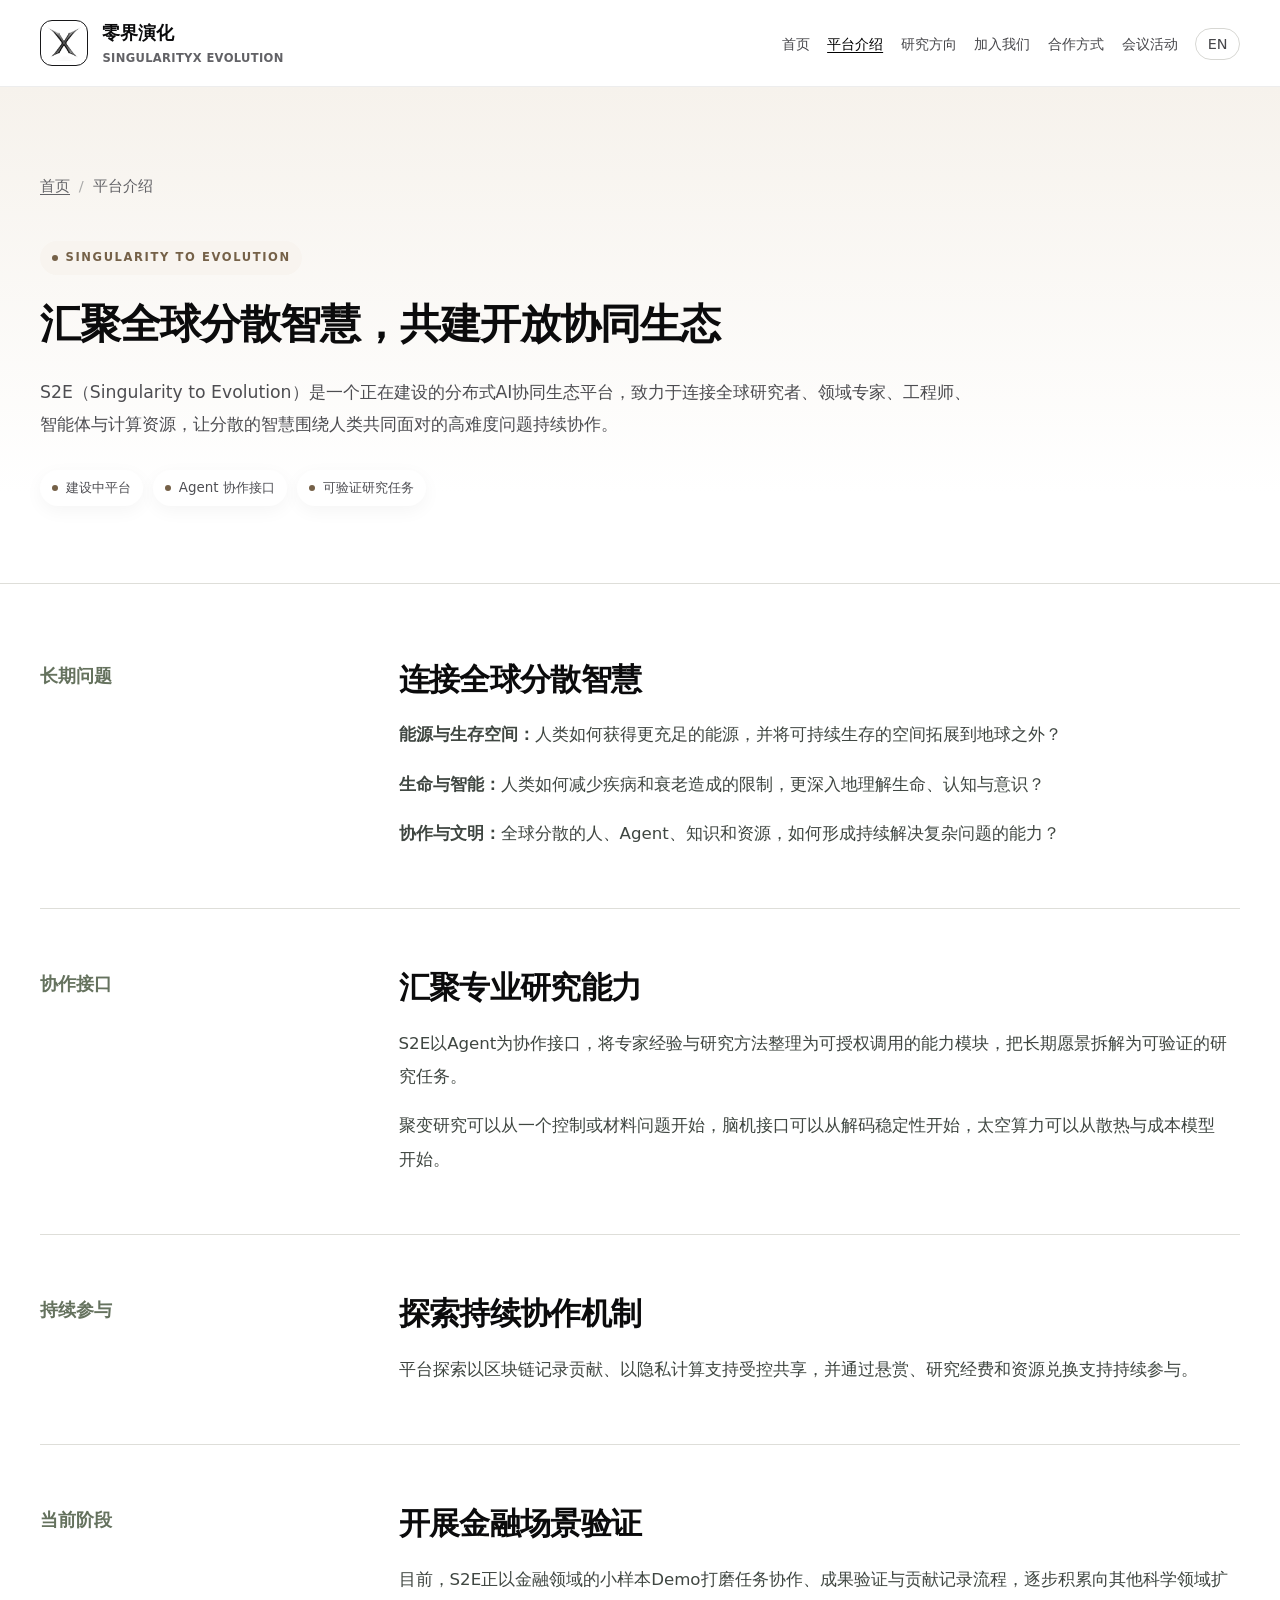
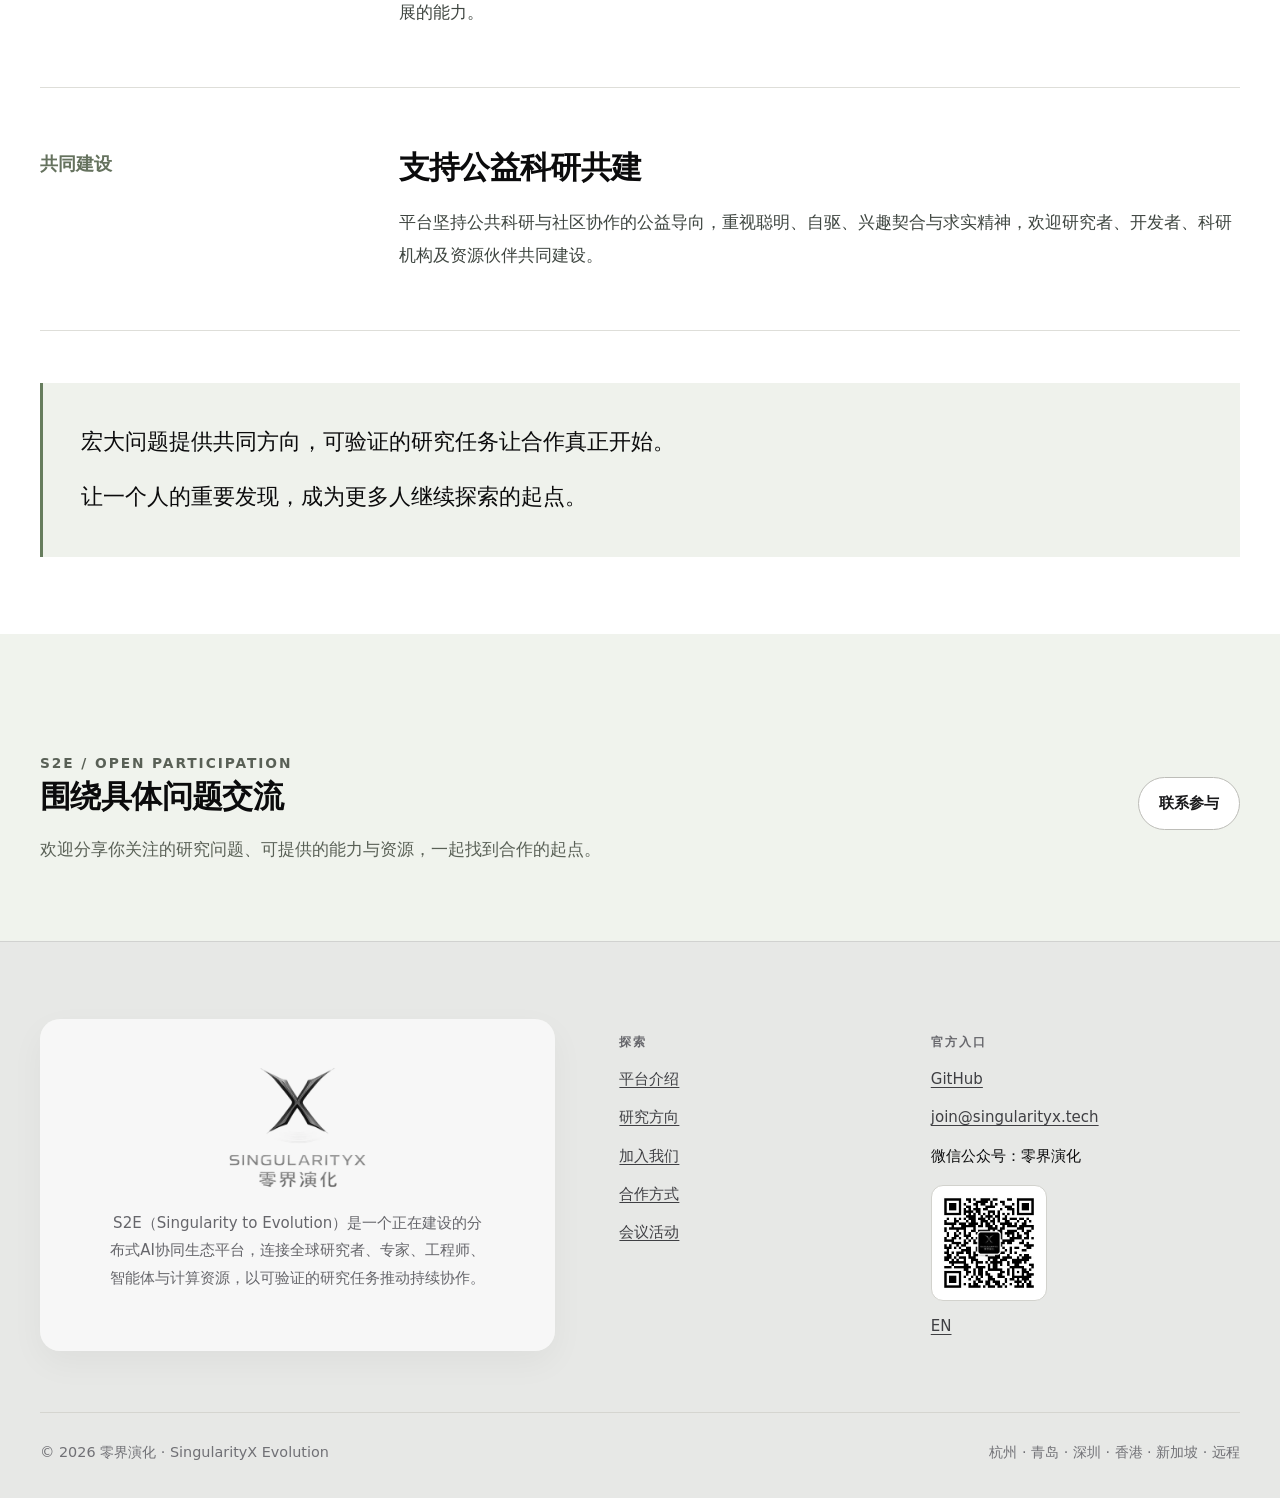
<file: organization/index.html>
<!doctype html>
<html lang="zh-CN"><head><meta charset="utf-8"><meta name="viewport" content="width=device-width,initial-scale=1">
  <title>平台介绍｜S2E 分布式协同生态平台</title>
  <meta name="apple-mobile-web-app-title" content="S2E">
  <meta name="application-name" content="S2E"><meta name="description" content="S2E（Singularity to Evolution）是一个正在建设的分布式AI协同生态平台，连接全球研究者、专家、工程师、智能体与计算资源，以可验证的研究任务推动持续协作。">
  <link rel="canonical" href="https://singularity-x.ai/organization/"><link rel="alternate" hreflang="zh-CN" href="https://singularity-x.ai/organization/"><link rel="alternate" hreflang="en" href="https://singularity-x.ai/en/organization/"><link rel="alternate" hreflang="x-default" href="https://singularity-x.ai/organization/">
  <meta property="og:type" content="website"><meta property="og:locale" content="zh_CN"><meta property="og:locale:alternate" content="en_US"><meta property="og:site_name" content="S2E · 零界演化"><meta property="og:title" content="平台介绍｜S2E 分布式协同生态平台"><meta property="og:description" content="S2E（Singularity to Evolution）是一个正在建设的分布式AI协同生态平台，连接全球研究者、专家、工程师、智能体与计算资源，以可验证的研究任务推动持续协作。"><meta property="og:url" content="https://singularity-x.ai/organization/"><meta property="og:image" content="https://singularity-x.ai/assets/singularityx-mark.8f31a2.webp"><meta property="og:image:width" content="520"><meta property="og:image:height" content="487"><meta property="og:image:alt" content="零界演化">
  <meta name="twitter:card" content="summary"><meta name="twitter:title" content="平台介绍｜S2E 分布式协同生态平台"><meta name="twitter:description" content="S2E（Singularity to Evolution）是一个正在建设的分布式AI协同生态平台，连接全球研究者、专家、工程师、智能体与计算资源，以可验证的研究任务推动持续协作。"><meta name="twitter:image" content="https://singularity-x.ai/assets/singularityx-mark.8f31a2.webp"><meta name="twitter:image:alt" content="零界演化"><meta name="theme-color" content="#fbfbf9">
  <link rel="manifest" href="../site.webmanifest"><link rel="icon" href="../assets/favicon.ico" sizes="any"><link rel="icon" type="image/png" sizes="32x32" href="../assets/favicon-32.png"><link rel="apple-touch-icon" href="../assets/favicon-180.png"><link rel="preload" href="../assets/singularityx-mark.8f31a2.webp" as="image" type="image/webp" fetchpriority="high"><link rel="stylesheet" href="../assets/site.8c6948ea.css"><script type="application/ld+json">{"@context":"https://schema.org","@graph":[{"@type":"Organization","@id":"https://singularity-x.ai/#organization","name":"零界演化","alternateName":"SingularityX Evolution","url":"https://singularity-x.ai/","logo":{"@type":"ImageObject","url":"https://singularity-x.ai/assets/singularityx-mark.8f31a2.webp","width":520,"height":487},"email":"join@singularityx.tech","sameAs":["https://github.com/SingularityX-Evolution"],"location":[{"@type":"Place","name":"杭州"},{"@type":"Place","name":"青岛"},{"@type":"Place","name":"深圳"},{"@type":"Place","name":"香港"},{"@type":"Place","name":"新加坡"}],"contactPoint":{"@type":"ContactPoint","contactType":"problem proposals, solutions and collaboration","email":"join@singularityx.tech","availableLanguage":["zh","en"]},"knowsAbout":["Distributed AI collaboration","Agent-mediated research","Verifiable research tasks","Energy and sustainable living beyond Earth","Life, cognition and intelligence","Public research and community collaboration","Contribution records and controlled sharing"],"description":"S2E（Singularity to Evolution）是一个正在建设的分布式AI协同生态平台，连接全球研究者、专家、工程师、智能体与计算资源，以可验证的研究任务推动持续协作。"},{"@type":"WebSite","@id":"https://singularity-x.ai/#website","url":"https://singularity-x.ai/","name":"S2E · 零界演化","inLanguage":["zh-CN","en"],"publisher":{"@id":"https://singularity-x.ai/#organization"}},{"@type":"WebPage","@id":"https://singularity-x.ai/organization/#webpage","url":"https://singularity-x.ai/organization/","name":"平台介绍｜S2E 分布式协同生态平台","description":"S2E（Singularity to Evolution）是一个正在建设的分布式AI协同生态平台，连接全球研究者、专家、工程师、智能体与计算资源，以可验证的研究任务推动持续协作。","inLanguage":"zh-CN","isPartOf":{"@id":"https://singularity-x.ai/#website"},"about":{"@id":"https://singularity-x.ai/#organization"}},{"@type":"BreadcrumbList","itemListElement":[{"@type":"ListItem","position":1,"name":"首页","item":"https://singularity-x.ai/"},{"@type":"ListItem","position":2,"name":"零界演化","item":"https://singularity-x.ai/organization/"}]},{"@type":"ItemList","name":"零界演化公开协作地点","itemListElement":[{"@type":"ListItem","position":1,"name":"杭州","url":"https://singularity-x.ai/organization/"},{"@type":"ListItem","position":2,"name":"青岛","url":"https://singularity-x.ai/organization/"},{"@type":"ListItem","position":3,"name":"深圳","url":"https://singularity-x.ai/organization/"},{"@type":"ListItem","position":4,"name":"香港","url":"https://singularity-x.ai/organization/"},{"@type":"ListItem","position":5,"name":"新加坡","url":"https://singularity-x.ai/organization/"}]}]}</script><link rel="stylesheet" href="../assets/agent-first.5f47a7eb.css"><link rel="stylesheet" href="../assets/introduction.505139d5.css"><link rel="stylesheet" href="../assets/s2e-content.d0f820e1.css"><link rel="stylesheet" href="../assets/heading-system.5fcb1f93.css"></head><body class="page-organization"><a class="skip-link" href="#main">跳到主要内容</a>
  <header class="site-header"><div class="header-inner">
    <a class="brand" href="../index.html" aria-label="零界演化首页"><img src="../assets/singularityx-mark.8f31a2.webp" width="520" height="487" alt="" fetchpriority="high"><span>零界演化<small>SingularityX Evolution</small></span></a>
    <nav class="primary-nav" aria-label="主要导航"><ul><li><a class="nav-home" href="../index.html">首页</a></li><li><a href="../organization/index.html" aria-current="page">平台介绍</a></li><li><a href="../research/index.html">研究方向</a></li><li><a href="../careers/index.html">加入我们</a></li><li><a href="../collaboration/index.html">合作方式</a></li><li><a href="../events/index.html">会议活动</a></li><li><a class="lang-link" href="../en/organization/index.html" hreflang="en">EN</a></li></ul></nav>
    <details class="mobile-nav"><summary aria-label="打开导航菜单">菜单</summary><ul><li><a class="nav-home" href="../index.html">首页</a></li><li><a href="../organization/index.html">平台介绍</a></li><li><a href="../research/index.html">研究方向</a></li><li><a href="../careers/index.html">加入我们</a></li><li><a href="../collaboration/index.html">合作方式</a></li><li><a href="../events/index.html">会议活动</a></li><li><a href="../en/organization/index.html">EN</a></li></ul></details>
  </div></header><main id="main"><section class="page-hero"><div class="shell"><nav class="breadcrumbs" aria-label="面包屑"><ol><li><a href="../index.html">首页</a></li><li aria-current="page">平台介绍</li></ol></nav><p class="eyebrow">SINGULARITY TO EVOLUTION</p><h1 class="s2e-page-title"><span>汇聚全球分散智慧，</span><span>共建开放协同生态</span></h1><p class="hero-lede">S2E（Singularity to Evolution）是一个正在建设的分布式AI协同生态平台，致力于连接全球研究者、领域专家、工程师、智能体与计算资源，让分散的智慧围绕人类共同面对的高难度问题持续协作。</p><div class="page-facts"><span>建设中平台</span><span>Agent 协作接口</span><span>可验证研究任务</span></div></div></section><div class="shell evo-story"><section class="evo-story-section" aria-labelledby="story-1"><div class="evo-story-label">长期问题</div><div><h2 id="story-1" class="s2e-section-title">连接全球分散智慧</h2><p><strong>能源与生存空间：</strong>人类如何获得更充足的能源，并将可持续生存的空间拓展到地球之外？</p><p><strong>生命与智能：</strong>人类如何减少疾病和衰老造成的限制，更深入地理解生命、认知与意识？</p><p><strong>协作与文明：</strong>全球分散的人、Agent、知识和资源，如何形成持续解决复杂问题的能力？</p></div></section><section class="evo-story-section" aria-labelledby="story-2"><div class="evo-story-label">协作接口</div><div><h2 id="story-2" class="s2e-section-title">汇聚专业研究能力</h2><p>S2E以Agent为协作接口，将专家经验与研究方法整理为可授权调用的能力模块，把长期愿景拆解为可验证的研究任务。</p><p>聚变研究可以从一个控制或材料问题开始，脑机接口可以从解码稳定性开始，太空算力可以从散热与成本模型开始。</p></div></section><section class="evo-story-section" aria-labelledby="story-3"><div class="evo-story-label">持续参与</div><div><h2 id="story-3" class="s2e-section-title">探索持续协作机制</h2><p>平台探索以区块链记录贡献、以隐私计算支持受控共享，并通过悬赏、研究经费和资源兑换支持持续参与。</p></div></section><section class="evo-story-section" aria-labelledby="story-4"><div class="evo-story-label">当前阶段</div><div><h2 id="story-4" class="s2e-section-title">开展金融场景验证</h2><p>目前，S2E正以金融领域的小样本Demo打磨任务协作、成果验证与贡献记录流程，逐步积累向其他科学领域扩展的能力。</p></div></section><section class="evo-story-section" aria-labelledby="story-5"><div class="evo-story-label">共同建设</div><div><h2 id="story-5" class="s2e-section-title">支持公益科研共建</h2><p>平台坚持公共科研与社区协作的公益导向，重视聪明、自驱、兴趣契合与求实精神，欢迎研究者、开发者、科研机构及资源伙伴共同建设。</p></div></section><blockquote class="evo-closing"><p>宏大问题提供共同方向，可验证的研究任务让合作真正开始。</p><p>让一个人的重要发现，成为更多人继续探索的起点。</p></blockquote></div><section class="af-section af-wash"><div class="shell af-submit"><div><p class="eyebrow">S2E / OPEN PARTICIPATION</p><h2 class="s2e-section-title">围绕具体问题交流</h2><p>欢迎分享你关注的研究问题、可提供的能力与资源，一起找到合作的起点。</p></div><a class="button button--dark" href="mailto:join@singularityx.tech">联系参与</a></div></section></main><footer class="site-footer"><div class="shell"><div class="footer-grid">
    <div class="footer-brand"><img src="../assets/singularityx-lockup.17c4b8.webp" width="1400" height="1233" loading="lazy" alt="SingularityX 零界演化"><p>S2E（Singularity to Evolution）是一个正在建设的分布式AI协同生态平台，连接全球研究者、专家、工程师、智能体与计算资源，以可验证的研究任务推动持续协作。</p></div>
    <div><p class="kicker">探索</p><ul class="footer-links"><li><a href="../organization/index.html">平台介绍</a></li><li><a href="../research/index.html">研究方向</a></li><li><a href="../careers/index.html">加入我们</a></li><li><a href="../collaboration/index.html">合作方式</a></li><li><a href="../events/index.html">会议活动</a></li></ul></div>
    <div><p class="kicker">官方入口</p><ul class="footer-links"><li><a href="https://github.com/SingularityX-Evolution" rel="me">GitHub</a></li><li><a href="mailto:join@singularityx.tech">join@singularityx.tech</a></li><li>微信公众号：零界演化</li><li class="wechat-qr"><img src="../assets/wechat-qrcode.a854b3.jpg" width="258" height="258" loading="lazy" alt="微信公众号二维码"></li><li><a href="../en/organization/index.html" lang="en">EN</a></li></ul></div>
  </div><div class="footer-meta"><span>© <span data-year>2026</span> 零界演化 · SingularityX Evolution</span><span>杭州 · 青岛 · 深圳 · 香港 · 新加坡 · 远程</span></div></div></footer><script src="../assets/site.7a19c2.js" defer></script></body></html>
</file>
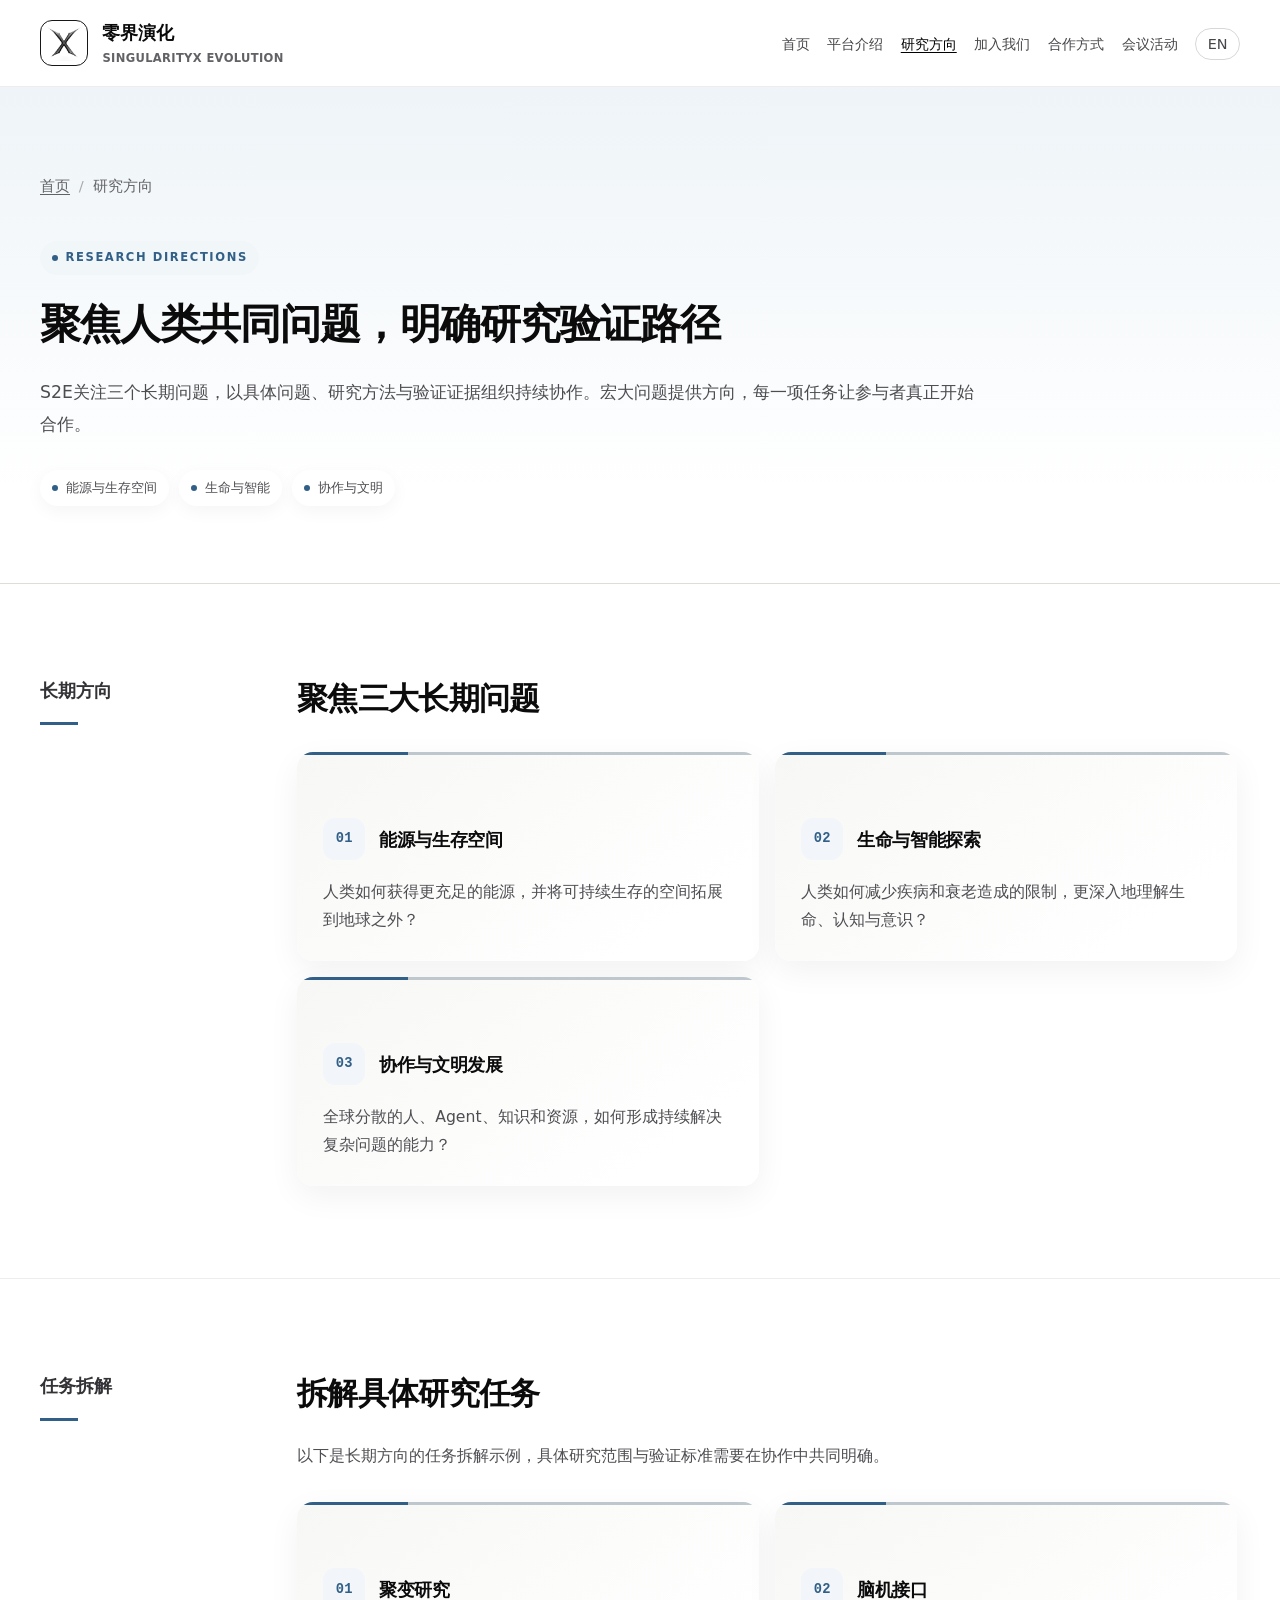
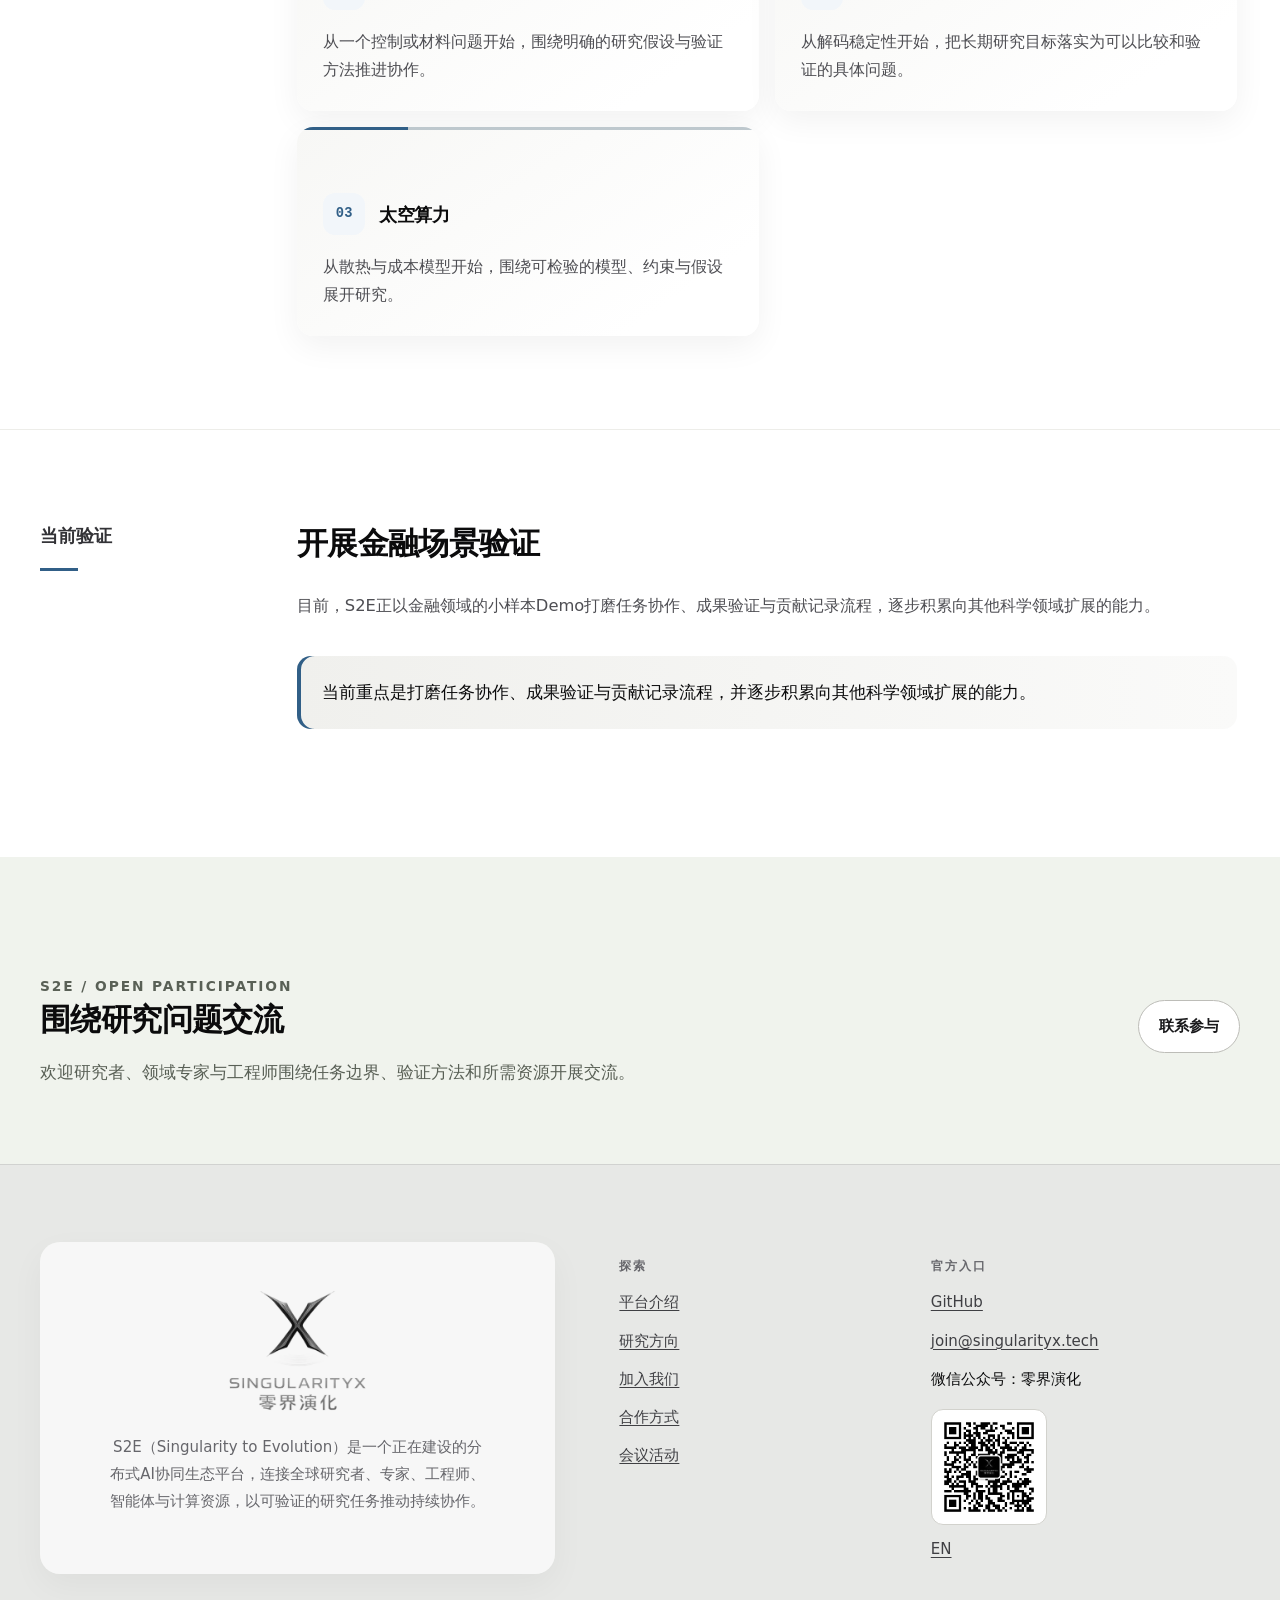
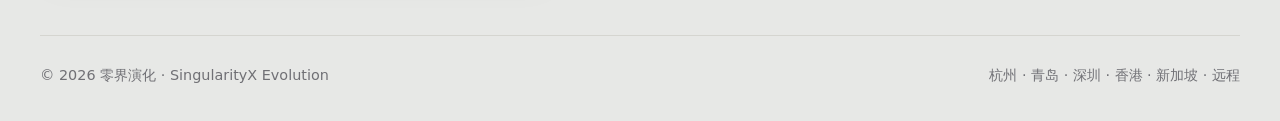
<file: research/index.html>
<!doctype html>
<html lang="zh-CN"><head><meta charset="utf-8"><meta name="viewport" content="width=device-width,initial-scale=1">
  <title>研究方向｜S2E 分布式协同生态平台</title>
  <meta name="apple-mobile-web-app-title" content="S2E">
  <meta name="application-name" content="S2E"><meta name="description" content="S2E关注能源与生存空间、生命与智能、协作与文明三个长期问题，将长期愿景拆解为可验证的研究任务，目前以金融小样本Demo打磨协作流程。">
  <link rel="canonical" href="https://singularity-x.ai/research/"><link rel="alternate" hreflang="zh-CN" href="https://singularity-x.ai/research/"><link rel="alternate" hreflang="en" href="https://singularity-x.ai/en/research/"><link rel="alternate" hreflang="x-default" href="https://singularity-x.ai/research/">
  <meta property="og:type" content="website"><meta property="og:locale" content="zh_CN"><meta property="og:locale:alternate" content="en_US"><meta property="og:site_name" content="S2E · 零界演化"><meta property="og:title" content="研究方向｜S2E 分布式协同生态平台"><meta property="og:description" content="S2E关注能源与生存空间、生命与智能、协作与文明三个长期问题，将长期愿景拆解为可验证的研究任务，目前以金融小样本Demo打磨协作流程。"><meta property="og:url" content="https://singularity-x.ai/research/"><meta property="og:image" content="https://singularity-x.ai/assets/singularityx-mark.8f31a2.webp"><meta property="og:image:width" content="520"><meta property="og:image:height" content="487"><meta property="og:image:alt" content="零界演化">
  <meta name="twitter:card" content="summary"><meta name="twitter:title" content="研究方向｜S2E 分布式协同生态平台"><meta name="twitter:description" content="S2E关注能源与生存空间、生命与智能、协作与文明三个长期问题，将长期愿景拆解为可验证的研究任务，目前以金融小样本Demo打磨协作流程。"><meta name="twitter:image" content="https://singularity-x.ai/assets/singularityx-mark.8f31a2.webp"><meta name="twitter:image:alt" content="零界演化"><meta name="theme-color" content="#fbfbf9">
  <link rel="manifest" href="../site.webmanifest"><link rel="icon" href="../assets/favicon.ico" sizes="any"><link rel="icon" type="image/png" sizes="32x32" href="../assets/favicon-32.png"><link rel="apple-touch-icon" href="../assets/favicon-180.png"><link rel="preload" href="../assets/singularityx-mark.8f31a2.webp" as="image" type="image/webp" fetchpriority="high"><link rel="stylesheet" href="../assets/site.8c6948ea.css"><script type="application/ld+json">{"@context":"https://schema.org","@graph":[{"@type":"Organization","@id":"https://singularity-x.ai/#organization","name":"零界演化","alternateName":"SingularityX Evolution","url":"https://singularity-x.ai/","logo":{"@type":"ImageObject","url":"https://singularity-x.ai/assets/singularityx-mark.8f31a2.webp","width":520,"height":487},"email":"join@singularityx.tech","sameAs":["https://github.com/SingularityX-Evolution"],"location":[{"@type":"Place","name":"杭州"},{"@type":"Place","name":"青岛"},{"@type":"Place","name":"深圳"},{"@type":"Place","name":"香港"},{"@type":"Place","name":"新加坡"}],"contactPoint":{"@type":"ContactPoint","contactType":"problem proposals, solutions and collaboration","email":"join@singularityx.tech","availableLanguage":["zh","en"]},"knowsAbout":["Distributed AI collaboration","Agent-mediated research","Verifiable research tasks","Energy and sustainable living beyond Earth","Life, cognition and intelligence","Public research and community collaboration","Contribution records and controlled sharing"],"description":"S2E（Singularity to Evolution）是一个正在建设的分布式AI协同生态平台，连接全球研究者、专家、工程师、智能体与计算资源，以可验证的研究任务推动持续协作。"},{"@type":"WebSite","@id":"https://singularity-x.ai/#website","url":"https://singularity-x.ai/","name":"S2E · 零界演化","inLanguage":["zh-CN","en"],"publisher":{"@id":"https://singularity-x.ai/#organization"}},{"@type":"WebPage","@id":"https://singularity-x.ai/research/#webpage","url":"https://singularity-x.ai/research/","name":"研究方向｜S2E 分布式协同生态平台","description":"S2E关注能源与生存空间、生命与智能、协作与文明三个长期问题，将长期愿景拆解为可验证的研究任务，目前以金融小样本Demo打磨协作流程。","inLanguage":"zh-CN","isPartOf":{"@id":"https://singularity-x.ai/#website"},"about":{"@id":"https://singularity-x.ai/#organization"}},{"@type":"BreadcrumbList","itemListElement":[{"@type":"ListItem","position":1,"name":"首页","item":"https://singularity-x.ai/"},{"@type":"ListItem","position":2,"name":"研究方向","item":"https://singularity-x.ai/research/"}]},{"@type":"ItemList","name":"零界演化研究方向与阶段性探索主题","itemListElement":[{"@type":"ListItem","position":1,"name":"AI 自进化智能决策系统","url":"https://singularity-x.ai/research/#research-direction"},{"@type":"ListItem","position":2,"name":"非平稳环境下的多 Agent 策略演化","url":"https://singularity-x.ai/research/#exploration-themes"},{"@type":"ListItem","position":3,"name":"自博弈、强化学习等方法的适用性","url":"https://singularity-x.ai/research/#exploration-themes"},{"@type":"ListItem","position":4,"name":"金融场景下的环境建模方法","url":"https://singularity-x.ai/research/#exploration-themes"},{"@type":"ListItem","position":5,"name":"进化动力学等策略演化方法","url":"https://singularity-x.ai/research/#exploration-themes"}]}]}</script><link rel="stylesheet" href="../assets/agent-first.5f47a7eb.css"><link rel="stylesheet" href="../assets/s2e-content.d0f820e1.css"><link rel="stylesheet" href="../assets/heading-system.5fcb1f93.css"></head><body class="page-research"><a class="skip-link" href="#main">跳到主要内容</a>
  <header class="site-header"><div class="header-inner">
    <a class="brand" href="../index.html" aria-label="零界演化首页"><img src="../assets/singularityx-mark.8f31a2.webp" width="520" height="487" alt="" fetchpriority="high"><span>零界演化<small>SingularityX Evolution</small></span></a>
    <nav class="primary-nav" aria-label="主要导航"><ul><li><a class="nav-home" href="../index.html">首页</a></li><li><a href="../organization/index.html">平台介绍</a></li><li><a href="../research/index.html" aria-current="page">研究方向</a></li><li><a href="../careers/index.html">加入我们</a></li><li><a href="../collaboration/index.html">合作方式</a></li><li><a href="../events/index.html">会议活动</a></li><li><a class="lang-link" href="../en/research/index.html" hreflang="en">EN</a></li></ul></nav>
    <details class="mobile-nav"><summary aria-label="打开导航菜单">菜单</summary><ul><li><a class="nav-home" href="../index.html">首页</a></li><li><a href="../organization/index.html">平台介绍</a></li><li><a href="../research/index.html">研究方向</a></li><li><a href="../careers/index.html">加入我们</a></li><li><a href="../collaboration/index.html">合作方式</a></li><li><a href="../events/index.html">会议活动</a></li><li><a href="../en/research/index.html">EN</a></li></ul></details>
  </div></header><main id="main"><section class="page-hero"><div class="shell"><nav class="breadcrumbs" aria-label="面包屑"><ol><li><a href="../index.html">首页</a></li><li aria-current="page">研究方向</li></ol></nav><p class="eyebrow">RESEARCH DIRECTIONS</p><h1 class="s2e-page-title"><span>聚焦人类共同问题，</span><span>明确研究验证路径</span></h1><p class="hero-lede">S2E关注三个长期问题，以具体问题、研究方法与验证证据组织持续协作。宏大问题提供方向，每一项任务让参与者真正开始合作。</p><div class="page-facts"><span>能源与生存空间</span><span>生命与智能</span><span>协作与文明</span></div></div></section><section class="section" id="research-direction"><div class="shell prose-grid"><div><h2 class="s2e-label-title">长期方向</h2></div><div class="prose"><h2 class="s2e-section-title">聚焦三大长期问题</h2><div class="task-list"><article class="task"><h3 class="s2e-card-title">能源与生存空间</h3><p>人类如何获得更充足的能源，并将可持续生存的空间拓展到地球之外？</p></article><article class="task"><h3 class="s2e-card-title">生命与智能探索</h3><p>人类如何减少疾病和衰老造成的限制，更深入地理解生命、认知与意识？</p></article><article class="task"><h3 class="s2e-card-title">协作与文明发展</h3><p>全球分散的人、Agent、知识和资源，如何形成持续解决复杂问题的能力？</p></article></div></div></div></section><section class="section section--soft" id="exploration-themes"><div class="shell prose-grid"><div><h2 class="s2e-label-title">任务拆解</h2></div><div class="prose"><h2 class="s2e-section-title">拆解具体研究任务</h2><p>以下是长期方向的任务拆解示例，具体研究范围与验证标准需要在协作中共同明确。</p><div class="task-list"><article class="task"><h3 class="s2e-card-title">聚变研究</h3><p>从一个控制或材料问题开始，围绕明确的研究假设与验证方法推进协作。</p></article><article class="task"><h3 class="s2e-card-title">脑机接口</h3><p>从解码稳定性开始，把长期研究目标落实为可以比较和验证的具体问题。</p></article><article class="task"><h3 class="s2e-card-title">太空算力</h3><p>从散热与成本模型开始，围绕可检验的模型、约束与假设展开研究。</p></article></div></div></div></section><section class="section"><div class="shell prose-grid"><div><h2 class="s2e-label-title">当前验证</h2></div><div class="prose"><h2 class="s2e-section-title">开展金融场景验证</h2><p>目前，S2E正以金融领域的小样本Demo打磨任务协作、成果验证与贡献记录流程，逐步积累向其他科学领域扩展的能力。</p><div class="callout">当前重点是打磨任务协作、成果验证与贡献记录流程，并逐步积累向其他科学领域扩展的能力。</div></div></div></section><section class="af-section af-wash"><div class="shell af-submit"><div><p class="eyebrow">S2E / OPEN PARTICIPATION</p><h2 class="s2e-section-title">围绕研究问题交流</h2><p>欢迎研究者、领域专家与工程师围绕任务边界、验证方法和所需资源开展交流。</p></div><a class="button button--dark" href="mailto:join@singularityx.tech">联系参与</a></div></section></main><footer class="site-footer"><div class="shell"><div class="footer-grid">
    <div class="footer-brand"><img src="../assets/singularityx-lockup.17c4b8.webp" width="1400" height="1233" loading="lazy" alt="SingularityX 零界演化"><p>S2E（Singularity to Evolution）是一个正在建设的分布式AI协同生态平台，连接全球研究者、专家、工程师、智能体与计算资源，以可验证的研究任务推动持续协作。</p></div>
    <div><p class="kicker">探索</p><ul class="footer-links"><li><a href="../organization/index.html">平台介绍</a></li><li><a href="../research/index.html">研究方向</a></li><li><a href="../careers/index.html">加入我们</a></li><li><a href="../collaboration/index.html">合作方式</a></li><li><a href="../events/index.html">会议活动</a></li></ul></div>
    <div><p class="kicker">官方入口</p><ul class="footer-links"><li><a href="https://github.com/SingularityX-Evolution" rel="me">GitHub</a></li><li><a href="mailto:join@singularityx.tech">join@singularityx.tech</a></li><li>微信公众号：零界演化</li><li class="wechat-qr"><img src="../assets/wechat-qrcode.a854b3.jpg" width="258" height="258" loading="lazy" alt="微信公众号二维码"></li><li><a href="../en/research/index.html" lang="en">EN</a></li></ul></div>
  </div><div class="footer-meta"><span>© <span data-year>2026</span> 零界演化 · SingularityX Evolution</span><span>杭州 · 青岛 · 深圳 · 香港 · 新加坡 · 远程</span></div></div></footer><script src="../assets/site.7a19c2.js" defer></script></body></html>
</file>
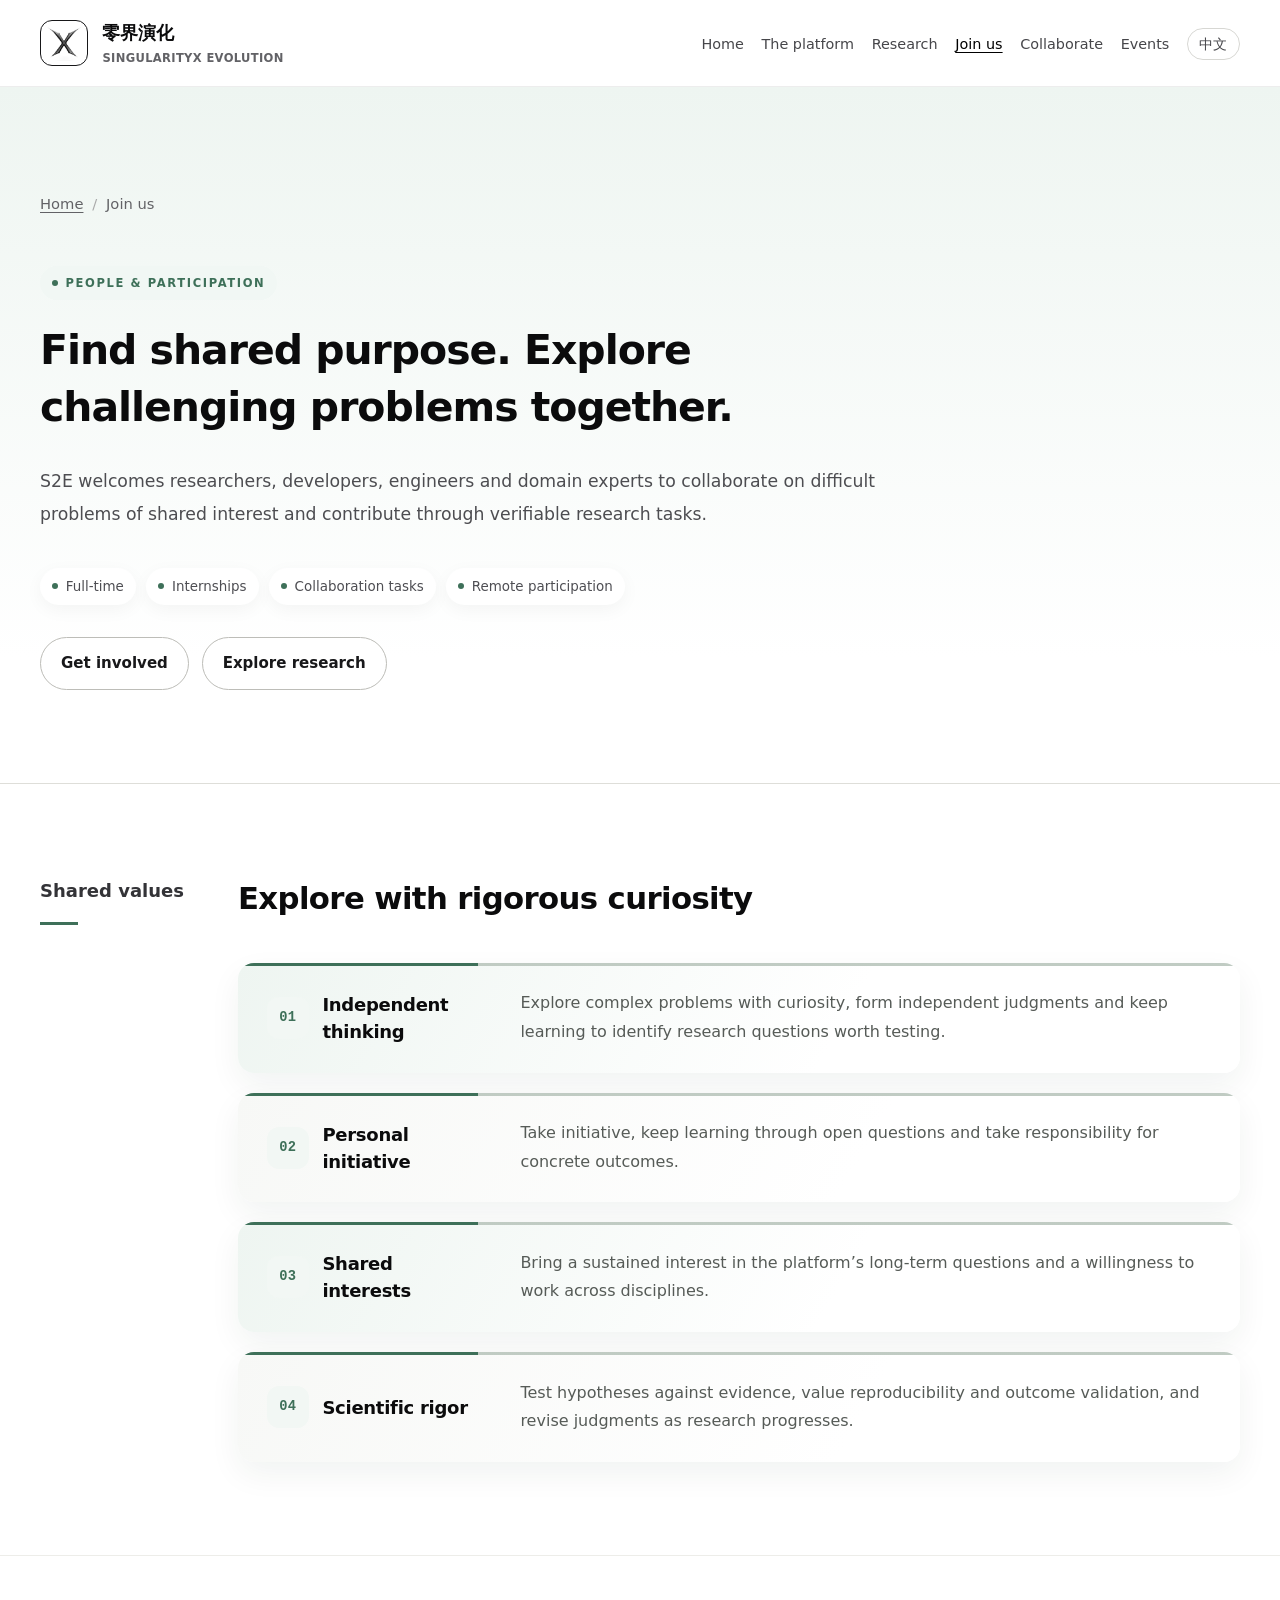
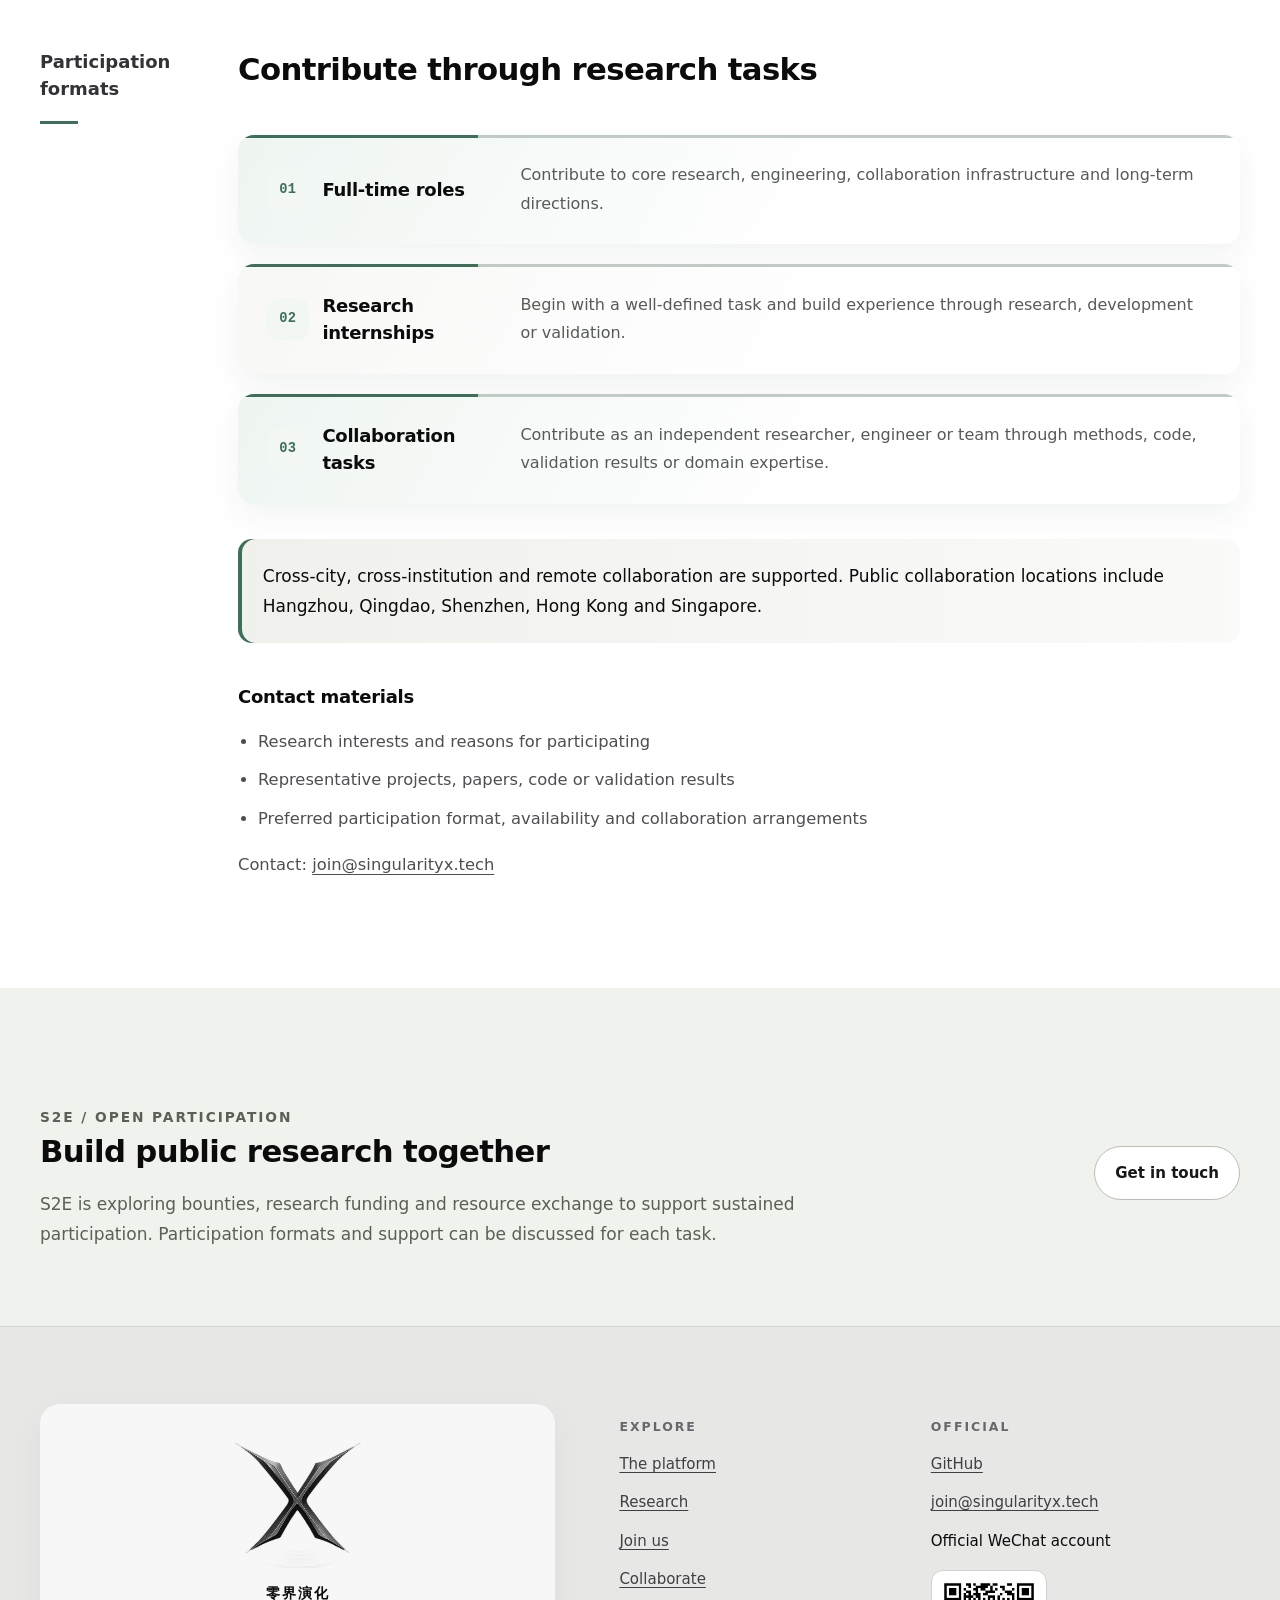
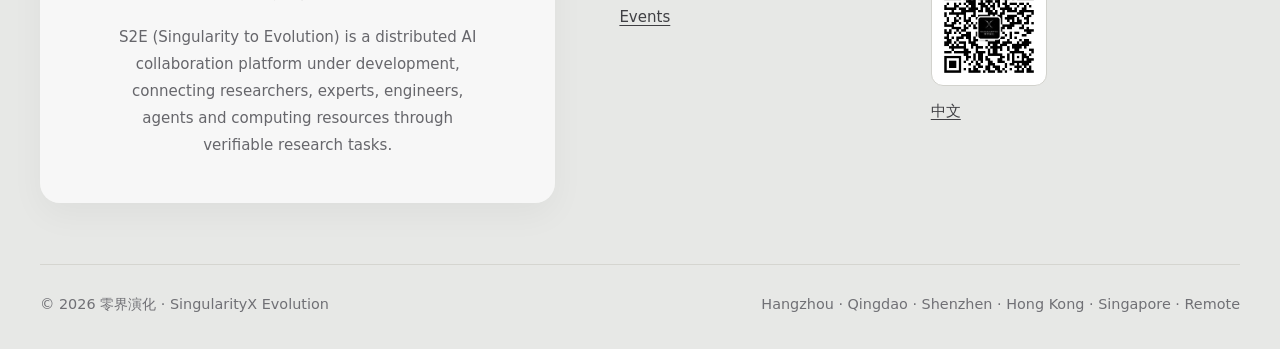
<file: en/careers/index.html>
<!doctype html>
<html lang="en"><head><meta charset="utf-8"><meta name="viewport" content="width=device-width,initial-scale=1">
  <title>Join Us | S2E</title>
  <meta name="apple-mobile-web-app-title" content="S2E">
  <meta name="application-name" content="S2E"><meta name="description" content="Build S2E through research, development and engineering. We value independent thinking, self-direction, shared interests and evidence, and support remote collaboration.">
  <link rel="canonical" href="https://singularity-x.ai/en/careers/"><link rel="alternate" hreflang="zh-CN" href="https://singularity-x.ai/careers/"><link rel="alternate" hreflang="en" href="https://singularity-x.ai/en/careers/"><link rel="alternate" hreflang="x-default" href="https://singularity-x.ai/careers/">
  <meta property="og:type" content="website"><meta property="og:locale" content="en_US"><meta property="og:locale:alternate" content="zh_CN"><meta property="og:site_name" content="S2E · 零界演化"><meta property="og:title" content="Join Us | S2E"><meta property="og:description" content="Build S2E through research, development and engineering. We value independent thinking, self-direction, shared interests and evidence, and support remote collaboration."><meta property="og:url" content="https://singularity-x.ai/en/careers/"><meta property="og:image" content="https://singularity-x.ai/assets/singularityx-mark.8f31a2.webp"><meta property="og:image:width" content="520"><meta property="og:image:height" content="487"><meta property="og:image:alt" content="零界演化">
  <meta name="twitter:card" content="summary"><meta name="twitter:title" content="Join Us | S2E"><meta name="twitter:description" content="Build S2E through research, development and engineering. We value independent thinking, self-direction, shared interests and evidence, and support remote collaboration."><meta name="twitter:image" content="https://singularity-x.ai/assets/singularityx-mark.8f31a2.webp"><meta name="twitter:image:alt" content="零界演化"><meta name="theme-color" content="#fbfbf9">
  <link rel="manifest" href="../../site.webmanifest"><link rel="icon" href="../../assets/favicon.ico" sizes="any"><link rel="icon" type="image/png" sizes="32x32" href="../../assets/favicon-32.png"><link rel="apple-touch-icon" href="../../assets/favicon-180.png"><link rel="preload" href="../../assets/singularityx-mark.8f31a2.webp" as="image" type="image/webp" fetchpriority="high"><link rel="stylesheet" href="../../assets/site.8c6948ea.css"><script type="application/ld+json">{"@context":"https://schema.org","@graph":[{"@type":"Organization","@id":"https://singularity-x.ai/#organization","name":"零界演化","alternateName":"SingularityX Evolution","url":"https://singularity-x.ai/","logo":{"@type":"ImageObject","url":"https://singularity-x.ai/assets/singularityx-mark.8f31a2.webp","width":520,"height":487},"email":"join@singularityx.tech","sameAs":["https://github.com/SingularityX-Evolution"],"location":[{"@type":"Place","name":"杭州"},{"@type":"Place","name":"青岛"},{"@type":"Place","name":"深圳"},{"@type":"Place","name":"香港"},{"@type":"Place","name":"新加坡"}],"contactPoint":{"@type":"ContactPoint","contactType":"problem proposals, solutions and collaboration","email":"join@singularityx.tech","availableLanguage":["zh","en"]},"knowsAbout":["Distributed AI collaboration","Agent-mediated research","Verifiable research tasks","Energy and sustainable living beyond Earth","Life, cognition and intelligence","Public research and community collaboration","Contribution records and controlled sharing"],"description":"S2E (Singularity to Evolution) is a distributed AI collaboration platform under development, connecting researchers, experts, engineers, agents and computing resources through verifiable research tasks."},{"@type":"WebSite","@id":"https://singularity-x.ai/#website","url":"https://singularity-x.ai/","name":"S2E · 零界演化","inLanguage":["zh-CN","en"],"publisher":{"@id":"https://singularity-x.ai/#organization"}},{"@type":"WebPage","@id":"https://singularity-x.ai/en/careers/#webpage","url":"https://singularity-x.ai/en/careers/","name":"Join Us | S2E","description":"Build S2E through research, development and engineering. We value independent thinking, self-direction, shared interests and evidence, and support remote collaboration.","inLanguage":"en","isPartOf":{"@id":"https://singularity-x.ai/#website"},"about":{"@id":"https://singularity-x.ai/#organization"}},{"@type":"BreadcrumbList","itemListElement":[{"@type":"ListItem","position":1,"name":"Careers & Collaboration | 零界演化","item":"https://singularity-x.ai/en/careers/"}]},{"@type":"ItemList","name":"Participation formats","itemListElement":[{"@type":"ListItem","position":1,"name":"Full-time","url":"https://singularity-x.ai/en/careers/"},{"@type":"ListItem","position":2,"name":"Internship","url":"https://singularity-x.ai/en/careers/"},{"@type":"ListItem","position":3,"name":"Collaboration task","url":"https://singularity-x.ai/en/careers/"}]},{"@type":"ItemList","name":"SingularityX Evolution talent profile","itemListElement":[{"@type":"ListItem","position":1,"name":"Complex problem solving","url":"https://singularity-x.ai/en/careers/#talent-profile"},{"@type":"ListItem","position":2,"name":"Problem-driven research","url":"https://singularity-x.ai/en/careers/#talent-profile"},{"@type":"ListItem","position":3,"name":"Research and engineering capabilities","url":"https://singularity-x.ai/en/careers/#talent-profile"},{"@type":"ListItem","position":4,"name":"Continuous learning and iteration","url":"https://singularity-x.ai/en/careers/#talent-profile"}]}]}</script><link rel="stylesheet" href="../../assets/agent-first.5f47a7eb.css"><link rel="stylesheet" href="../../assets/s2e-content.d0f820e1.css"><link rel="stylesheet" href="../../assets/heading-system.5fcb1f93.css"></head><body class="page-careers"><a class="skip-link" href="#main">Skip to main content</a>
  <header class="site-header"><div class="header-inner">
    <a class="brand" href="../index.html" aria-label="零界演化 home"><img src="../../assets/singularityx-mark.8f31a2.webp" width="520" height="487" alt="" fetchpriority="high"><span>零界演化<small>SingularityX Evolution</small></span></a>
    <nav class="primary-nav" aria-label="Primary navigation"><ul><li><a class="nav-home" href="../index.html">Home</a></li><li><a href="../organization/index.html">The platform</a></li><li><a href="../research/index.html">Research</a></li><li><a href="../careers/index.html" aria-current="page">Join us</a></li><li><a href="../collaboration/index.html">Collaborate</a></li><li><a href="../events/index.html">Events</a></li><li><a class="lang-link" href="../../careers/index.html" hreflang="zh-CN">中文</a></li></ul></nav>
    <details class="mobile-nav"><summary aria-label="Open navigation menu">Menu</summary><ul><li><a class="nav-home" href="../index.html">Home</a></li><li><a href="../organization/index.html">The platform</a></li><li><a href="../research/index.html">Research</a></li><li><a href="../careers/index.html">Join us</a></li><li><a href="../collaboration/index.html">Collaborate</a></li><li><a href="../events/index.html">Events</a></li><li><a href="../../careers/index.html">中文</a></li></ul></details>
  </div></header><main id="main"><section class="page-hero"><div class="shell"><nav class="breadcrumbs" aria-label="Breadcrumb"><ol><li><a href="../index.html">Home</a></li><li aria-current="page">Join us</li></ol></nav><p class="eyebrow">PEOPLE &amp; PARTICIPATION</p><h1 class="s2e-page-title">Find shared purpose. Explore challenging problems together.</h1><p class="hero-lede">S2E welcomes researchers, developers, engineers and domain experts to collaborate on difficult problems of shared interest and contribute through verifiable research tasks.</p><div class="page-facts"><span>Full-time</span><span>Internships</span><span>Collaboration tasks</span><span>Remote participation</span></div><div class='cta-row'><a class="button button--dark" href="mailto:join@singularityx.tech">Get involved</a><a class="button button--light" href="../research/index.html">Explore research</a></div></div></section><section class="section section--soft" id="talent-profile"><div class="shell prose-grid"><div><h2 class="s2e-label-title">Shared values</h2></div><div class="prose"><h2 class="s2e-section-title">Explore with rigorous curiosity</h2><div class="task-list persona-grid"><article class="task"><h3 class="s2e-card-title">Independent thinking</h3><p>Explore complex problems with curiosity, form independent judgments and keep learning to identify research questions worth testing.</p></article><article class="task"><h3 class="s2e-card-title">Personal initiative</h3><p>Take initiative, keep learning through open questions and take responsibility for concrete outcomes.</p></article><article class="task"><h3 class="s2e-card-title">Shared interests</h3><p>Bring a sustained interest in the platform’s long-term questions and a willingness to work across disciplines.</p></article><article class="task"><h3 class="s2e-card-title">Scientific rigor</h3><p>Test hypotheses against evidence, value reproducibility and outcome validation, and revise judgments as research progresses.</p></article></div></div></div></section><section class="section"><div class="shell prose-grid"><div><h2 class="s2e-label-title">Participation formats</h2></div><div class="prose"><h2 class="s2e-section-title">Contribute through research tasks</h2><div class="task-list"><article class="task"><h3 class="s2e-card-title">Full-time roles</h3><p>Contribute to core research, engineering, collaboration infrastructure and long-term directions.</p></article><article class="task"><h3 class="s2e-card-title">Research internships</h3><p>Begin with a well-defined task and build experience through research, development or validation.</p></article><article class="task"><h3 class="s2e-card-title">Collaboration tasks</h3><p>Contribute as an independent researcher, engineer or team through methods, code, validation results or domain expertise.</p></article></div><div class="callout">Cross-city, cross-institution and remote collaboration are supported. Public collaboration locations include Hangzhou, Qingdao, Shenzhen, Hong Kong and Singapore.</div><h3 class="s2e-card-title">Contact materials</h3><ul><li>Research interests and reasons for participating</li><li>Representative projects, papers, code or validation results</li><li>Preferred participation format, availability and collaboration arrangements</li></ul><p>Contact: <a href="mailto:join@singularityx.tech">join@singularityx.tech</a></p></div></div></section><section class="af-section af-wash"><div class="shell af-submit"><div><p class="eyebrow">S2E / OPEN PARTICIPATION</p><h2 class="s2e-section-title">Build public research together</h2><p>S2E is exploring bounties, research funding and resource exchange to support sustained participation. Participation formats and support can be discussed for each task.</p></div><a class="button button--dark" href="mailto:join@singularityx.tech">Get in touch</a></div></section></main><footer class="site-footer"><div class="shell"><div class="footer-grid">
    <div class="footer-brand"><img src="../../assets/singularityx-mark.8f31a2.webp" width="1400" height="1233" loading="lazy" alt="SingularityX Evolution"><strong class="footer-wordmark">零界演化</strong><p>S2E (Singularity to Evolution) is a distributed AI collaboration platform under development, connecting researchers, experts, engineers, agents and computing resources through verifiable research tasks.</p></div>
    <div><p class="kicker">Explore</p><ul class="footer-links"><li><a href="../organization/index.html">The platform</a></li><li><a href="../research/index.html">Research</a></li><li><a href="../careers/index.html">Join us</a></li><li><a href="../collaboration/index.html">Collaborate</a></li><li><a href="../events/index.html">Events</a></li></ul></div>
    <div><p class="kicker">Official</p><ul class="footer-links"><li><a href="https://github.com/SingularityX-Evolution" rel="me">GitHub</a></li><li><a href="mailto:join@singularityx.tech">join@singularityx.tech</a></li><li>Official WeChat account</li><li class="wechat-qr"><img src="../../assets/wechat-qrcode.a854b3.jpg" width="258" height="258" loading="lazy" alt="Official WeChat account QR code"></li><li><a href="../../careers/index.html" lang="zh-CN">中文</a></li></ul></div>
  </div><div class="footer-meta"><span>© <span data-year>2026</span> 零界演化 · SingularityX Evolution</span><span>Hangzhou · Qingdao · Shenzhen · Hong Kong · Singapore · Remote</span></div></div></footer><script src="../../assets/site.7a19c2.js" defer></script></body></html>
</file>
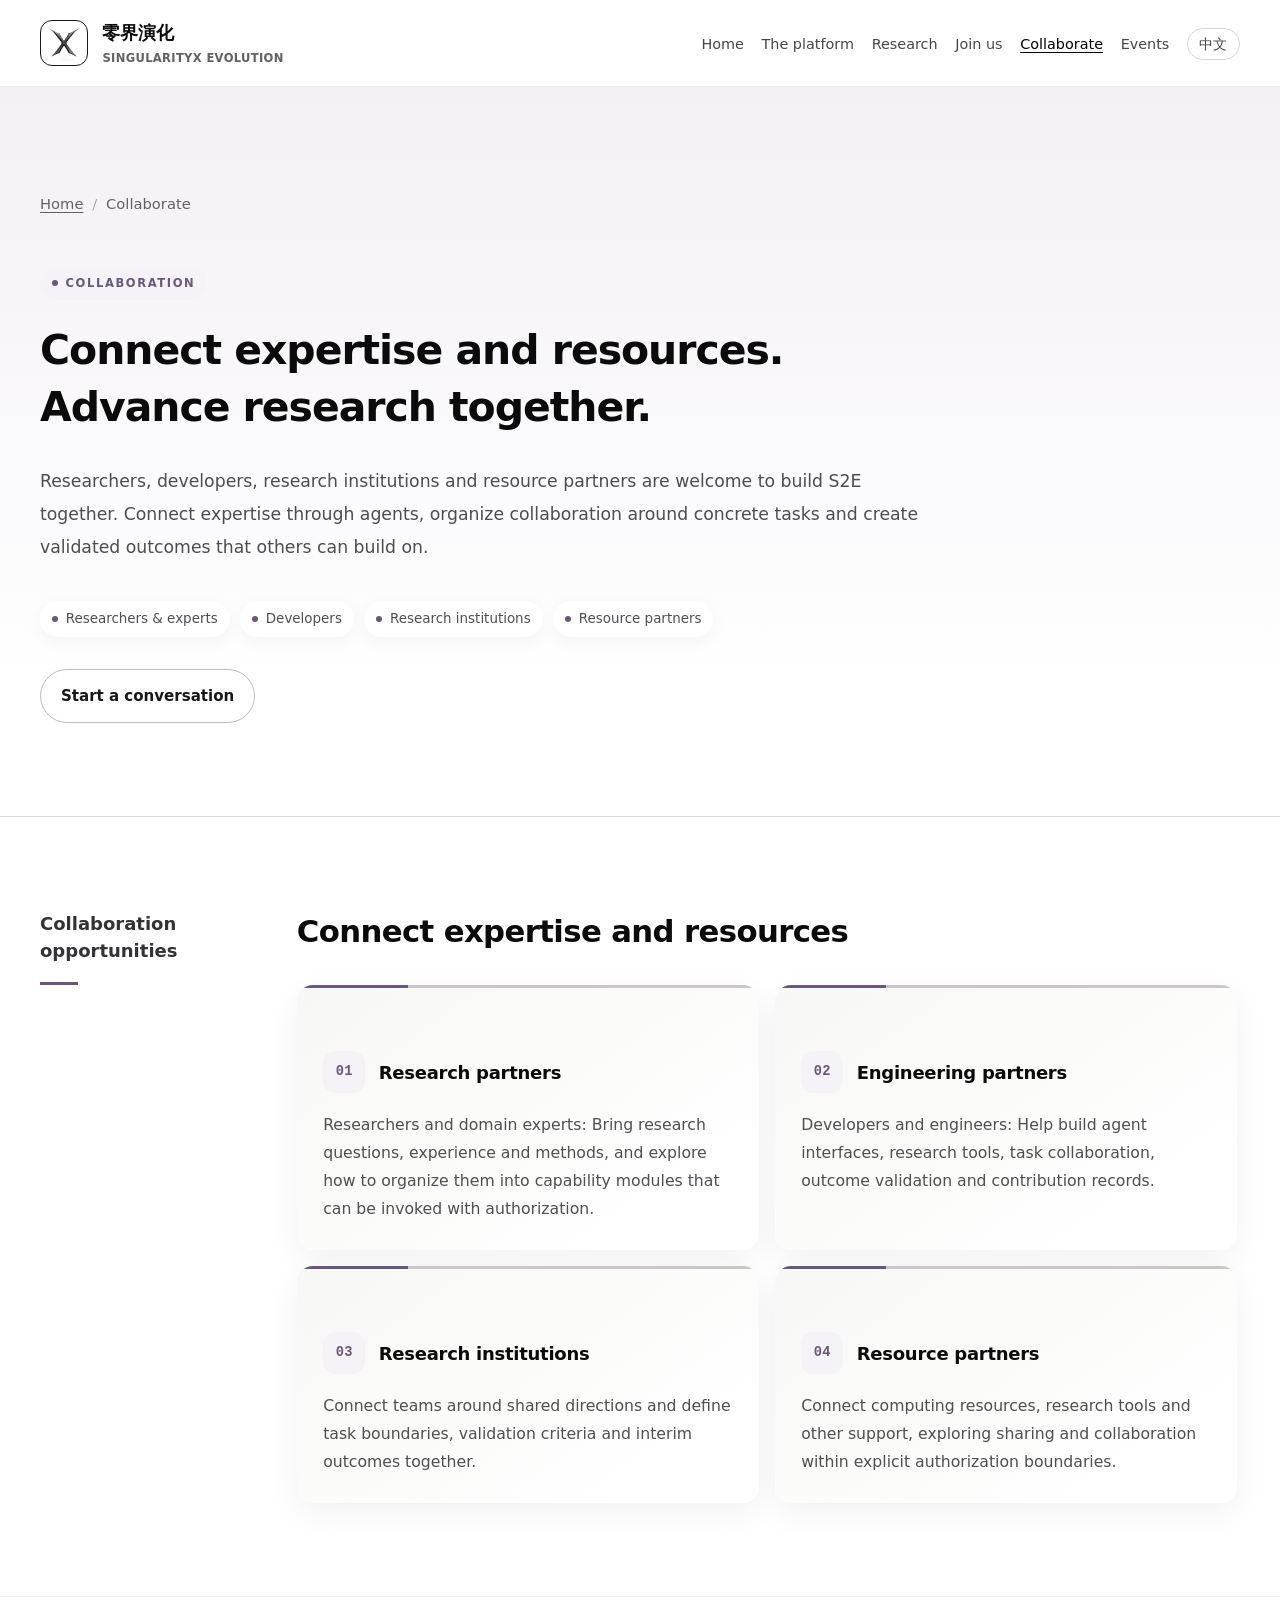
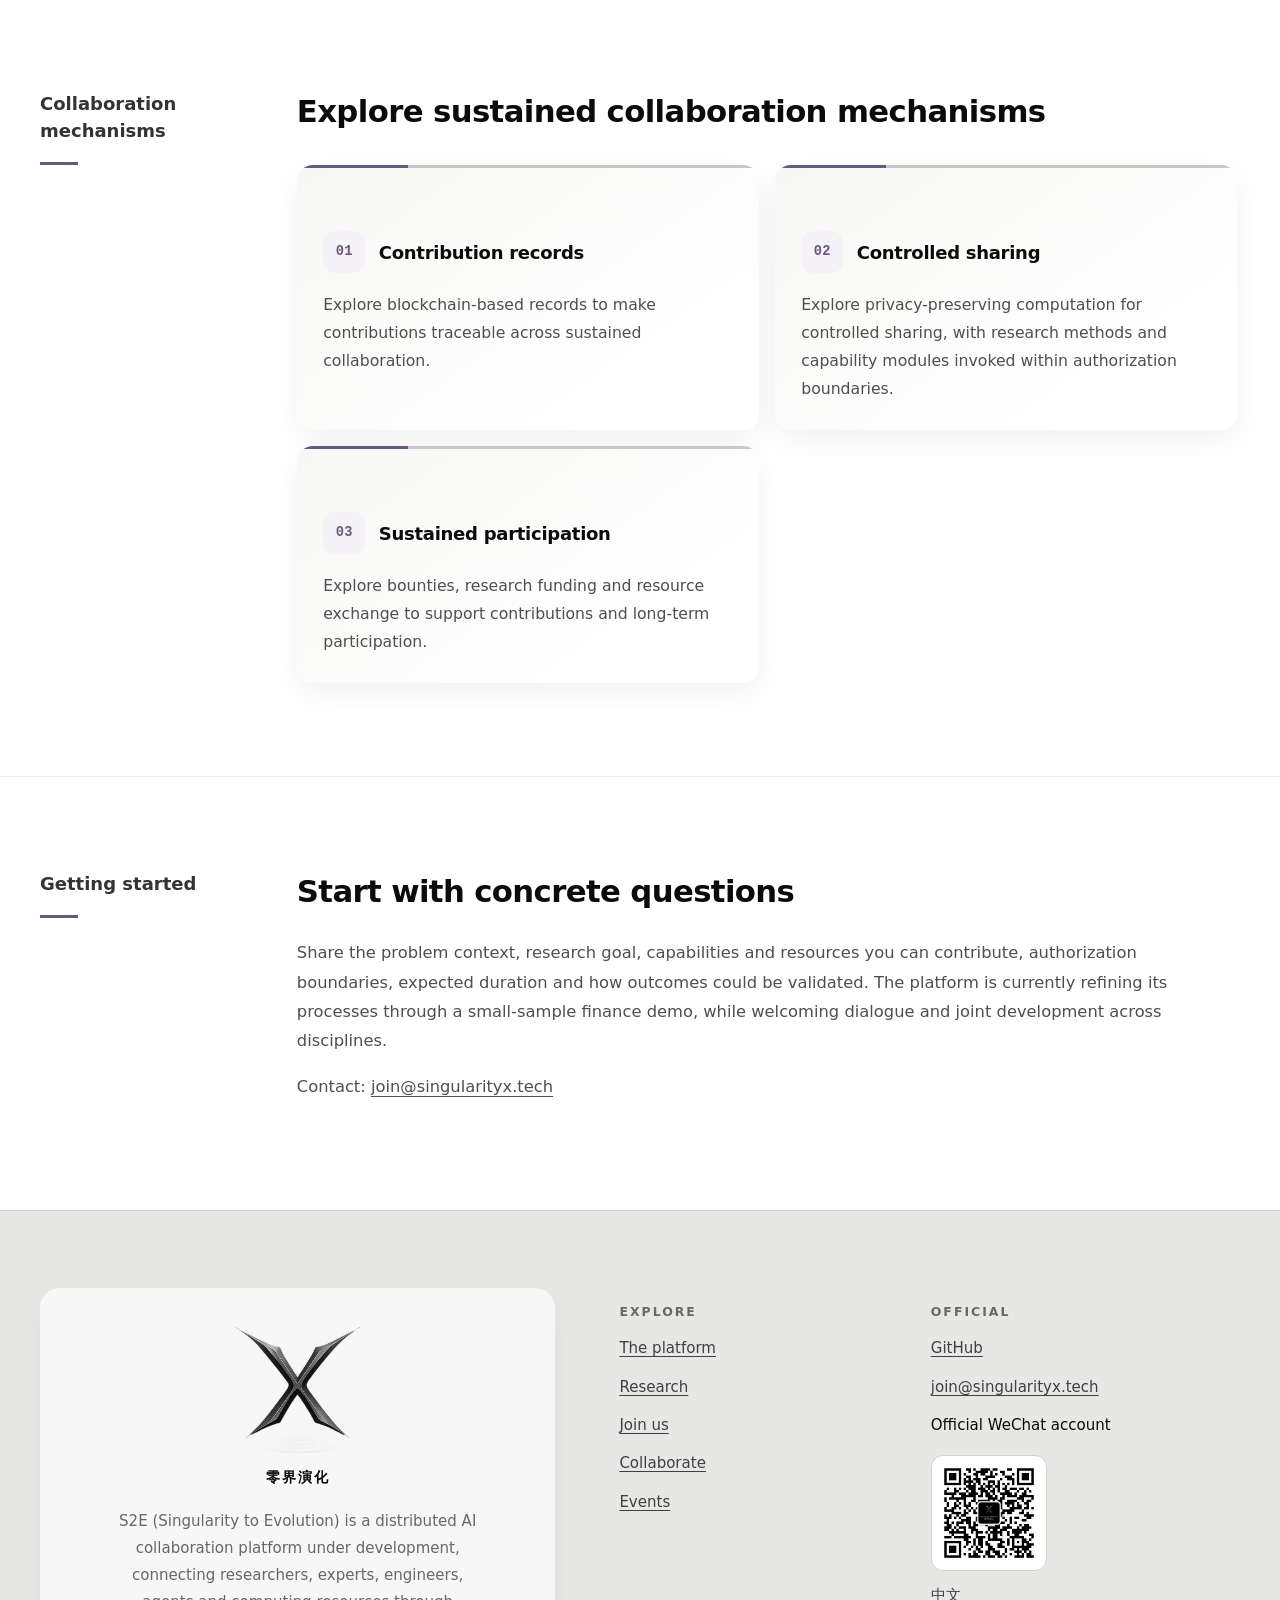
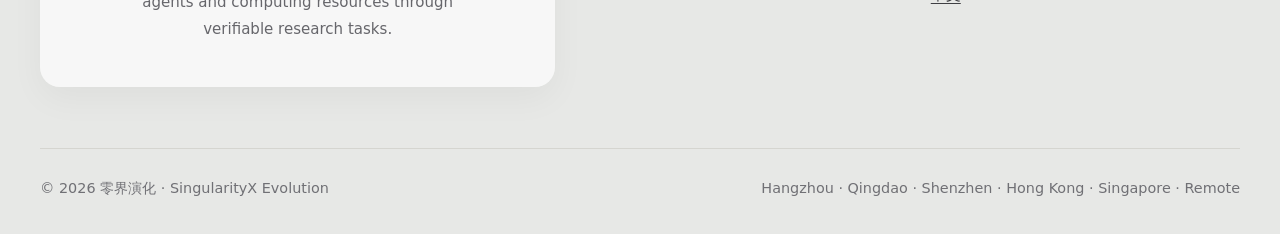
<file: en/collaboration/index.html>
<!doctype html>
<html lang="en"><head><meta charset="utf-8"><meta name="viewport" content="width=device-width,initial-scale=1">
  <title>Collaborate | S2E</title>
  <meta name="apple-mobile-web-app-title" content="S2E">
  <meta name="application-name" content="S2E"><meta name="description" content="Connect researchers, domain experts, developers, research institutions and resource partners through agents and verifiable research tasks to build S2E together.">
  <link rel="canonical" href="https://singularity-x.ai/en/collaboration/"><link rel="alternate" hreflang="zh-CN" href="https://singularity-x.ai/collaboration/"><link rel="alternate" hreflang="en" href="https://singularity-x.ai/en/collaboration/"><link rel="alternate" hreflang="x-default" href="https://singularity-x.ai/collaboration/">
  <meta property="og:type" content="website"><meta property="og:locale" content="en_US"><meta property="og:locale:alternate" content="zh_CN"><meta property="og:site_name" content="S2E · 零界演化"><meta property="og:title" content="Collaborate | S2E"><meta property="og:description" content="Connect researchers, domain experts, developers, research institutions and resource partners through agents and verifiable research tasks to build S2E together."><meta property="og:url" content="https://singularity-x.ai/en/collaboration/"><meta property="og:image" content="https://singularity-x.ai/assets/singularityx-mark.8f31a2.webp"><meta property="og:image:width" content="520"><meta property="og:image:height" content="487"><meta property="og:image:alt" content="零界演化">
  <meta name="twitter:card" content="summary"><meta name="twitter:title" content="Collaborate | S2E"><meta name="twitter:description" content="Connect researchers, domain experts, developers, research institutions and resource partners through agents and verifiable research tasks to build S2E together."><meta name="twitter:image" content="https://singularity-x.ai/assets/singularityx-mark.8f31a2.webp"><meta name="twitter:image:alt" content="零界演化"><meta name="theme-color" content="#fbfbf9">
  <link rel="manifest" href="../../site.webmanifest"><link rel="icon" href="../../assets/favicon.ico" sizes="any"><link rel="icon" type="image/png" sizes="32x32" href="../../assets/favicon-32.png"><link rel="apple-touch-icon" href="../../assets/favicon-180.png"><link rel="preload" href="../../assets/singularityx-mark.8f31a2.webp" as="image" type="image/webp" fetchpriority="high"><link rel="stylesheet" href="../../assets/site.8c6948ea.css"><script type="application/ld+json">{"@context":"https://schema.org","@graph":[{"@type":"Organization","@id":"https://singularity-x.ai/#organization","name":"零界演化","alternateName":"SingularityX Evolution","url":"https://singularity-x.ai/","logo":{"@type":"ImageObject","url":"https://singularity-x.ai/assets/singularityx-mark.8f31a2.webp","width":520,"height":487},"email":"join@singularityx.tech","sameAs":["https://github.com/SingularityX-Evolution"],"location":[{"@type":"Place","name":"杭州"},{"@type":"Place","name":"青岛"},{"@type":"Place","name":"深圳"},{"@type":"Place","name":"香港"},{"@type":"Place","name":"新加坡"}],"contactPoint":{"@type":"ContactPoint","contactType":"problem proposals, solutions and collaboration","email":"join@singularityx.tech","availableLanguage":["zh","en"]},"knowsAbout":["Distributed AI collaboration","Agent-mediated research","Verifiable research tasks","Energy and sustainable living beyond Earth","Life, cognition and intelligence","Public research and community collaboration","Contribution records and controlled sharing"],"description":"S2E (Singularity to Evolution) is a distributed AI collaboration platform under development, connecting researchers, experts, engineers, agents and computing resources through verifiable research tasks."},{"@type":"WebSite","@id":"https://singularity-x.ai/#website","url":"https://singularity-x.ai/","name":"S2E · 零界演化","inLanguage":["zh-CN","en"],"publisher":{"@id":"https://singularity-x.ai/#organization"}},{"@type":"WebPage","@id":"https://singularity-x.ai/en/collaboration/#webpage","url":"https://singularity-x.ai/en/collaboration/","name":"Collaborate | S2E","description":"Connect researchers, domain experts, developers, research institutions and resource partners through agents and verifiable research tasks to build S2E together.","inLanguage":"en","isPartOf":{"@id":"https://singularity-x.ai/#website"},"about":{"@id":"https://singularity-x.ai/#organization"}},{"@type":"BreadcrumbList","itemListElement":[{"@type":"ListItem","position":1,"name":"Home","item":"https://singularity-x.ai/en/"},{"@type":"ListItem","position":2,"name":"Collaborate","item":"https://singularity-x.ai/en/collaboration/"}]},{"@type":"ItemList","name":"Collaboration paths","itemListElement":[{"@type":"ListItem","position":1,"name":"University research","url":"https://singularity-x.ai/en/collaboration/"},{"@type":"ListItem","position":2,"name":"Industrial contexts","url":"https://singularity-x.ai/en/collaboration/"},{"@type":"ListItem","position":3,"name":"Technical tasks","url":"https://singularity-x.ai/en/collaboration/"},{"@type":"ListItem","position":4,"name":"Conference support","url":"https://singularity-x.ai/en/collaboration/"},{"@type":"ListItem","position":5,"name":"Joint exploration","url":"https://singularity-x.ai/en/collaboration/"}]}]}</script><link rel="stylesheet" href="../../assets/agent-first.5f47a7eb.css"><link rel="stylesheet" href="../../assets/collaboration-layout.e6c5b4a4.css"><link rel="stylesheet" href="../../assets/s2e-content.d0f820e1.css"><link rel="stylesheet" href="../../assets/heading-system.5fcb1f93.css"></head><body class="page-collaboration"><a class="skip-link" href="#main">Skip to main content</a>
  <header class="site-header"><div class="header-inner">
    <a class="brand" href="../index.html" aria-label="零界演化 home"><img src="../../assets/singularityx-mark.8f31a2.webp" width="520" height="487" alt="" fetchpriority="high"><span>零界演化<small>SingularityX Evolution</small></span></a>
    <nav class="primary-nav" aria-label="Primary navigation"><ul><li><a class="nav-home" href="../index.html">Home</a></li><li><a href="../organization/index.html">The platform</a></li><li><a href="../research/index.html">Research</a></li><li><a href="../careers/index.html">Join us</a></li><li><a href="../collaboration/index.html" aria-current="page">Collaborate</a></li><li><a href="../events/index.html">Events</a></li><li><a class="lang-link" href="../../collaboration/index.html" hreflang="zh-CN">中文</a></li></ul></nav>
    <details class="mobile-nav"><summary aria-label="Open navigation menu">Menu</summary><ul><li><a class="nav-home" href="../index.html">Home</a></li><li><a href="../organization/index.html">The platform</a></li><li><a href="../research/index.html">Research</a></li><li><a href="../careers/index.html">Join us</a></li><li><a href="../collaboration/index.html">Collaborate</a></li><li><a href="../events/index.html">Events</a></li><li><a href="../../collaboration/index.html">中文</a></li></ul></details>
  </div></header><main id="main"><section class="page-hero"><div class="shell"><nav class="breadcrumbs" aria-label="Breadcrumb"><ol><li><a href="../index.html">Home</a></li><li aria-current="page">Collaborate</li></ol></nav><p class="eyebrow">COLLABORATION</p><h1 class="s2e-page-title">Connect expertise and resources. Advance research together.</h1><p class="hero-lede">Researchers, developers, research institutions and resource partners are welcome to build S2E together. Connect expertise through agents, organize collaboration around concrete tasks and create validated outcomes that others can build on.</p><div class="page-facts"><span>Researchers &amp; experts</span><span>Developers</span><span>Research institutions</span><span>Resource partners</span></div><div class='cta-row'><a class="button button--dark" href="mailto:join@singularityx.tech">Start a conversation</a></div></div></section><section class="section"><div class="shell prose-grid"><div><h2 class="s2e-label-title">Collaboration opportunities</h2></div><div class="prose"><h2 class="s2e-section-title">Connect expertise and resources</h2><div class="task-list"><article class="task"><h3 class="s2e-card-title">Research partners</h3><p>Researchers and domain experts: Bring research questions, experience and methods, and explore how to organize them into capability modules that can be invoked with authorization.</p></article><article class="task"><h3 class="s2e-card-title">Engineering partners</h3><p>Developers and engineers: Help build agent interfaces, research tools, task collaboration, outcome validation and contribution records.</p></article><article class="task"><h3 class="s2e-card-title">Research institutions</h3><p>Connect teams around shared directions and define task boundaries, validation criteria and interim outcomes together.</p></article><article class="task"><h3 class="s2e-card-title">Resource partners</h3><p>Connect computing resources, research tools and other support, exploring sharing and collaboration within explicit authorization boundaries.</p></article></div></div></div></section><section class="section section--soft"><div class="shell prose-grid"><div><h2 class="s2e-label-title">Collaboration mechanisms</h2></div><div class="prose"><h2 class="s2e-section-title">Explore sustained collaboration mechanisms</h2><div class="task-list"><article class="task"><h3 class="s2e-card-title">Contribution records</h3><p>Explore blockchain-based records to make contributions traceable across sustained collaboration.</p></article><article class="task"><h3 class="s2e-card-title">Controlled sharing</h3><p>Explore privacy-preserving computation for controlled sharing, with research methods and capability modules invoked within authorization boundaries.</p></article><article class="task"><h3 class="s2e-card-title">Sustained participation</h3><p>Explore bounties, research funding and resource exchange to support contributions and long-term participation.</p></article></div></div></div></section><section class="section"><div class="shell prose-grid"><div><h2 class="s2e-label-title">Getting started</h2></div><div class="prose"><h2 class="s2e-section-title">Start with concrete questions</h2><p>Share the problem context, research goal, capabilities and resources you can contribute, authorization boundaries, expected duration and how outcomes could be validated. The platform is currently refining its processes through a small-sample finance demo, while welcoming dialogue and joint development across disciplines.</p><p>Contact: <a href="mailto:join@singularityx.tech">join@singularityx.tech</a></p></div></div></section></main><footer class="site-footer"><div class="shell"><div class="footer-grid">
    <div class="footer-brand"><img src="../../assets/singularityx-mark.8f31a2.webp" width="1400" height="1233" loading="lazy" alt="SingularityX Evolution"><strong class="footer-wordmark">零界演化</strong><p>S2E (Singularity to Evolution) is a distributed AI collaboration platform under development, connecting researchers, experts, engineers, agents and computing resources through verifiable research tasks.</p></div>
    <div><p class="kicker">Explore</p><ul class="footer-links"><li><a href="../organization/index.html">The platform</a></li><li><a href="../research/index.html">Research</a></li><li><a href="../careers/index.html">Join us</a></li><li><a href="../collaboration/index.html">Collaborate</a></li><li><a href="../events/index.html">Events</a></li></ul></div>
    <div><p class="kicker">Official</p><ul class="footer-links"><li><a href="https://github.com/SingularityX-Evolution" rel="me">GitHub</a></li><li><a href="mailto:join@singularityx.tech">join@singularityx.tech</a></li><li>Official WeChat account</li><li class="wechat-qr"><img src="../../assets/wechat-qrcode.a854b3.jpg" width="258" height="258" loading="lazy" alt="Official WeChat account QR code"></li><li><a href="../../collaboration/index.html" lang="zh-CN">中文</a></li></ul></div>
  </div><div class="footer-meta"><span>© <span data-year>2026</span> 零界演化 · SingularityX Evolution</span><span>Hangzhou · Qingdao · Shenzhen · Hong Kong · Singapore · Remote</span></div></div></footer><script src="../../assets/site.7a19c2.js" defer></script></body></html>
</file>
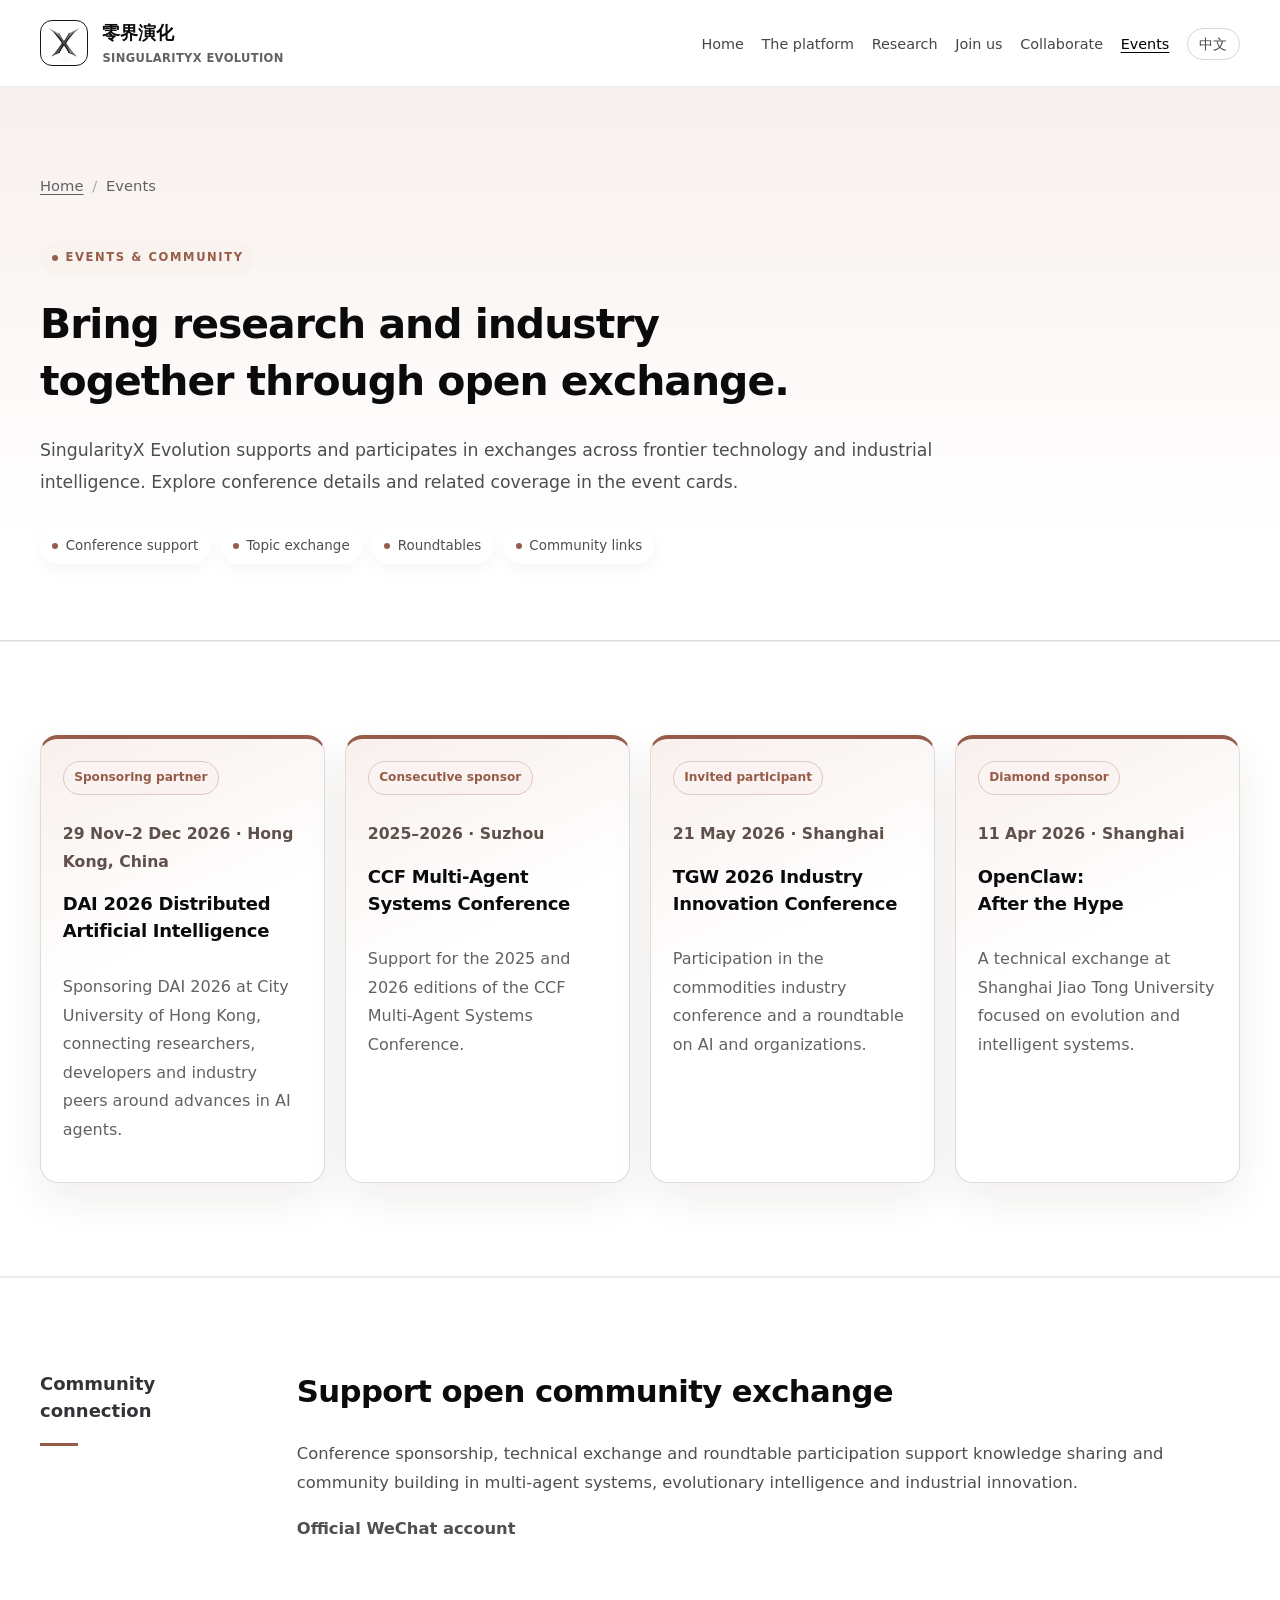
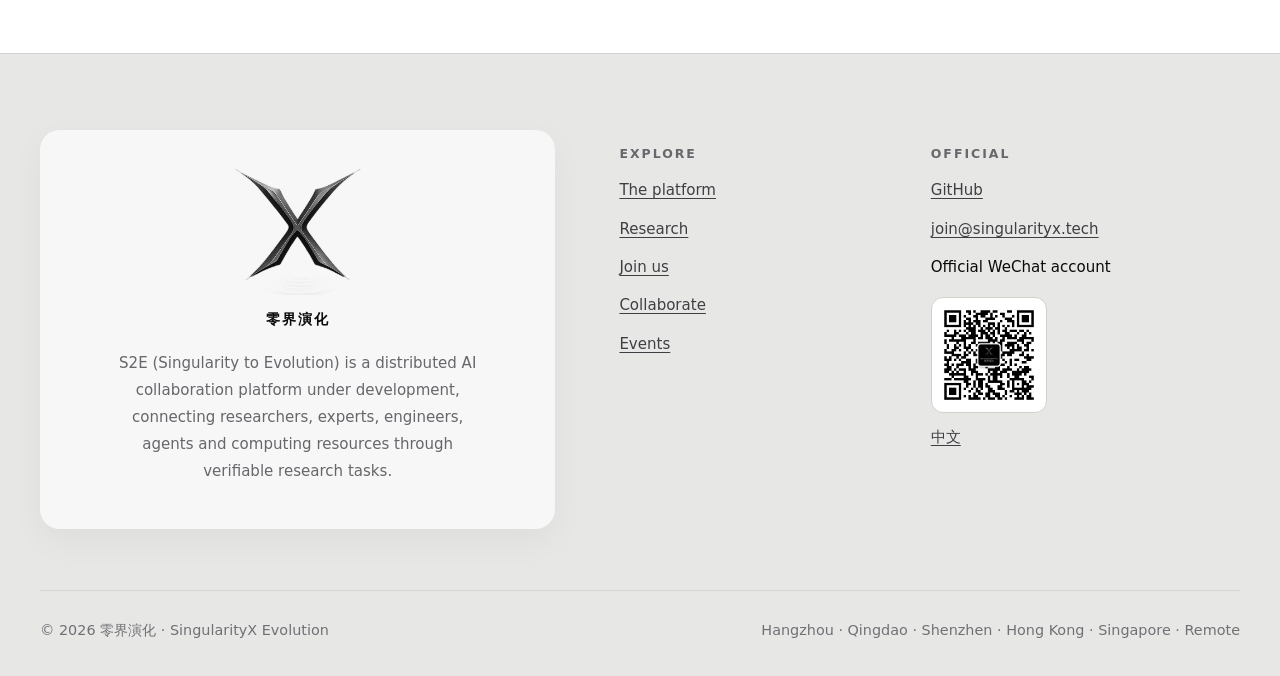
<file: en/events/index.html>
<!doctype html>
<html lang="en"><head><meta charset="utf-8"><meta name="viewport" content="width=device-width,initial-scale=1">
  <title>Events &amp; Community | S2E · SingularityX</title>
  <meta name="apple-mobile-web-app-title" content="S2E">
  <meta name="application-name" content="S2E"><meta name="description" content="Explore SingularityX Evolution&#x27;s sponsorship of DAI 2026 in Hong Kong, alongside its support for OpenClaw and CCF Multi-Agent Systems events and participation in TGW 2026.">
  <link rel="canonical" href="https://singularity-x.ai/en/events/"><link rel="alternate" hreflang="zh-CN" href="https://singularity-x.ai/events/"><link rel="alternate" hreflang="en" href="https://singularity-x.ai/en/events/"><link rel="alternate" hreflang="x-default" href="https://singularity-x.ai/events/">
  <meta property="og:type" content="website"><meta property="og:locale" content="en_US"><meta property="og:locale:alternate" content="zh_CN"><meta property="og:site_name" content="S2E · 零界演化"><meta property="og:title" content="Events &amp; Community | S2E · SingularityX"><meta property="og:description" content="Explore SingularityX Evolution&#x27;s sponsorship of DAI 2026 in Hong Kong, alongside its support for OpenClaw and CCF Multi-Agent Systems events and participation in TGW 2026."><meta property="og:url" content="https://singularity-x.ai/en/events/"><meta property="og:image" content="https://singularity-x.ai/assets/singularityx-mark.8f31a2.webp"><meta property="og:image:width" content="520"><meta property="og:image:height" content="487"><meta property="og:image:alt" content="零界演化">
  <meta name="twitter:card" content="summary"><meta name="twitter:title" content="Events &amp; Community | S2E · SingularityX"><meta name="twitter:description" content="Explore SingularityX Evolution&#x27;s sponsorship of DAI 2026 in Hong Kong, alongside its support for OpenClaw and CCF Multi-Agent Systems events and participation in TGW 2026."><meta name="twitter:image" content="https://singularity-x.ai/assets/singularityx-mark.8f31a2.webp"><meta name="twitter:image:alt" content="零界演化"><meta name="theme-color" content="#fbfbf9">
  <link rel="manifest" href="../../site.webmanifest"><link rel="icon" href="../../assets/favicon.ico" sizes="any"><link rel="icon" type="image/png" sizes="32x32" href="../../assets/favicon-32.png"><link rel="apple-touch-icon" href="../../assets/favicon-180.png"><link rel="preload" href="../../assets/singularityx-mark.8f31a2.webp" as="image" type="image/webp" fetchpriority="high"><link rel="stylesheet" href="../../assets/site.8c6948ea.css"><script type="application/ld+json">{"@context":"https://schema.org","@graph":[{"@type":"Organization","@id":"https://singularity-x.ai/#organization","name":"零界演化","alternateName":"SingularityX Evolution","url":"https://singularity-x.ai/","logo":{"@type":"ImageObject","url":"https://singularity-x.ai/assets/singularityx-mark.8f31a2.webp","width":520,"height":487},"email":"join@singularityx.tech","sameAs":["https://github.com/SingularityX-Evolution"],"location":[{"@type":"Place","name":"杭州"},{"@type":"Place","name":"青岛"},{"@type":"Place","name":"深圳"},{"@type":"Place","name":"香港"},{"@type":"Place","name":"新加坡"}],"contactPoint":{"@type":"ContactPoint","contactType":"problem proposals, solutions and collaboration","email":"join@singularityx.tech","availableLanguage":["zh","en"]},"knowsAbout":["Distributed AI collaboration","Agent-mediated research","Verifiable research tasks","Energy and sustainable living beyond Earth","Life, cognition and intelligence","Public research and community collaboration","Contribution records and controlled sharing"],"description":"S2E (Singularity to Evolution) is a distributed AI collaboration platform under development, connecting researchers, experts, engineers, agents and computing resources through verifiable research tasks."},{"@type":"WebSite","@id":"https://singularity-x.ai/#website","url":"https://singularity-x.ai/","name":"S2E · 零界演化","inLanguage":["zh-CN","en"],"publisher":{"@id":"https://singularity-x.ai/#organization"}},{"@type":"WebPage","@id":"https://singularity-x.ai/en/events/#webpage","url":"https://singularity-x.ai/en/events/","name":"Events & Community | S2E · SingularityX","description":"Explore SingularityX Evolution's sponsorship of DAI 2026 in Hong Kong, alongside its support for OpenClaw and CCF Multi-Agent Systems events and participation in TGW 2026.","inLanguage":"en","isPartOf":{"@id":"https://singularity-x.ai/#website"},"about":{"@id":"https://singularity-x.ai/#organization"}},{"@type":"BreadcrumbList","itemListElement":[{"@type":"ListItem","position":1,"name":"Home","item":"https://singularity-x.ai/en/"},{"@type":"ListItem","position":2,"name":"Events","item":"https://singularity-x.ai/en/events/"}]},{"@type":"ItemList","name":"Public events","itemListElement":[{"@type":"ListItem","position":1,"name":"OpenClaw: After the Hype","url":"https://mp.weixin.qq.com/s/aIzlG7IXC1o0Kg1bd8HtQQ"},{"@type":"ListItem","position":2,"name":"TGW 2026 Industry Innovation Conference","url":"https://mp.weixin.qq.com/s/OWgk9ZKmjwmEXSQBD9sd3g"},{"@type":"ListItem","position":3,"name":"CCF Multi-Agent Systems Conference","url":"https://mp.weixin.qq.com/s/MA3vHU7kp2Sr1lDq4MpKGA"},{"@type":"ListItem","position":4,"name":"The 8th International Conference on Distributed Artificial Intelligence (DAI 2026)","url":"https://singularity-x.ai/en/events/#dai-2026"}]}]}</script><link rel="stylesheet" href="../../assets/agent-first.5f47a7eb.css"><link rel="stylesheet" href="../../assets/events-layout.676a8fde.css"><link rel="stylesheet" href="../../assets/s2e-content.d0f820e1.css"><link rel="stylesheet" href="../../assets/heading-system.5fcb1f93.css"></head><body class="page-events"><a class="skip-link" href="#main">Skip to main content</a>
  <header class="site-header"><div class="header-inner">
    <a class="brand" href="../index.html" aria-label="零界演化 home"><img src="../../assets/singularityx-mark.8f31a2.webp" width="520" height="487" alt="" fetchpriority="high"><span>零界演化<small>SingularityX Evolution</small></span></a>
    <nav class="primary-nav" aria-label="Primary navigation"><ul><li><a class="nav-home" href="../index.html">Home</a></li><li><a href="../organization/index.html">The platform</a></li><li><a href="../research/index.html">Research</a></li><li><a href="../careers/index.html">Join us</a></li><li><a href="../collaboration/index.html">Collaborate</a></li><li><a href="../events/index.html" aria-current="page">Events</a></li><li><a class="lang-link" href="../../events/index.html" hreflang="zh-CN">中文</a></li></ul></nav>
    <details class="mobile-nav"><summary aria-label="Open navigation menu">Menu</summary><ul><li><a class="nav-home" href="../index.html">Home</a></li><li><a href="../organization/index.html">The platform</a></li><li><a href="../research/index.html">Research</a></li><li><a href="../careers/index.html">Join us</a></li><li><a href="../collaboration/index.html">Collaborate</a></li><li><a href="../events/index.html">Events</a></li><li><a href="../../events/index.html">中文</a></li></ul></details>
  </div></header><main id="main"><section class="page-hero"><div class="shell"><nav class="breadcrumbs" aria-label="Breadcrumb"><ol><li><a href="../index.html">Home</a></li><li aria-current="page">Events</li></ol></nav><p class="eyebrow">Events &amp; Community</p><h1 class="s2e-page-title">Bring research and industry together through open exchange.</h1><p class="hero-lede">SingularityX Evolution supports and participates in exchanges across frontier technology and industrial intelligence. Explore conference details and related coverage in the event cards.</p><div class="page-facts" aria-label="Event formats"><span>Conference support</span><span>Topic exchange</span><span>Roundtables</span><span>Community links</span></div></div></section><section class="section section--dark"><div class="shell">
<div class="event-grid event-grid--four" id="conference-list">
  <a class="event-card" href="https://mp.weixin.qq.com/s/n66OKwZbco1LL6oeFbnRMA"><span class="badge">Sponsoring partner</span><div class="event-date"><time datetime="2026-11-29">29 Nov</time>–<time datetime="2026-12-02">2 Dec 2026</time> · Hong Kong, China</div><h3 class="s2e-card-title">DAI 2026 Distributed Artificial Intelligence</h3><p>Sponsoring DAI 2026 at City University of Hong Kong, connecting researchers, developers and industry peers around advances in AI agents.</p></a>
          <a class="event-card" href="https://mp.weixin.qq.com/s/MA3vHU7kp2Sr1lDq4MpKGA"><span class="badge">Consecutive sponsor</span><time datetime="2026-06-27">2025–2026 · Suzhou</time><h3 class="s2e-card-title">CCF Multi-Agent Systems Conference</h3><p>Support for the 2025 and 2026 editions of the CCF Multi-Agent Systems Conference.</p></a>
          <a class="event-card" href="https://mp.weixin.qq.com/s/OWgk9ZKmjwmEXSQBD9sd3g"><span class="badge">Invited participant</span><time datetime="2026-05-21">21 May 2026 · Shanghai</time><h3 class="s2e-card-title">TGW 2026 Industry Innovation Conference</h3><p>Participation in the commodities industry conference and a roundtable on AI and organizations.</p></a>
          <a class="event-card" href="https://mp.weixin.qq.com/s/aIzlG7IXC1o0Kg1bd8HtQQ"><span class="badge">Diamond sponsor</span><time datetime="2026-04-11">11 Apr 2026 · Shanghai</time><h3 class="s2e-card-title">OpenClaw: After the Hype</h3><p>A technical exchange at Shanghai Jiao Tong University focused on evolution and intelligent systems.</p></a>
</div>
<article class="event-details" id="dai-2026" aria-labelledby="dai-2026-title"><h3 id="dai-2026-title" class="s2e-card-title">The 8th International Conference on Distributed Artificial Intelligence (DAI 2026)</h3><p>The 8th International Conference on Distributed Artificial Intelligence (DAI 2026) will take place from November 29 to December 2, 2026, at City University of Hong Kong in Hong Kong, China. Under the theme “Agentic AI Goes Live — Science, Systems, and Societies”, the conference will explore advances in agent technologies across scientific research, systems development and societal applications.</p><p>As a sponsoring partner, SingularityX looks forward to joining researchers, developers and industry peers from around the world in Hong Kong to discuss the future of distributed intelligence and AI agents.</p><a class="event-details__close" href="#conference-list">Back to conferences</a></article></div></section><section class="section"><div class="shell prose-grid"><div><h2 class="s2e-label-title">Community connection</h2></div><div class="prose"><h2 class="s2e-section-title">Support open community exchange</h2><p>Conference sponsorship, technical exchange and roundtable participation support knowledge sharing and community building in multi-agent systems, evolutionary intelligence and industrial innovation.</p><p><strong>Official WeChat account</strong></p></div></div></section></main><footer class="site-footer"><div class="shell"><div class="footer-grid">
    <div class="footer-brand"><img src="../../assets/singularityx-mark.8f31a2.webp" width="1400" height="1233" loading="lazy" alt="SingularityX Evolution"><strong class="footer-wordmark">零界演化</strong><p>S2E (Singularity to Evolution) is a distributed AI collaboration platform under development, connecting researchers, experts, engineers, agents and computing resources through verifiable research tasks.</p></div>
    <div><p class="kicker">Explore</p><ul class="footer-links"><li><a href="../organization/index.html">The platform</a></li><li><a href="../research/index.html">Research</a></li><li><a href="../careers/index.html">Join us</a></li><li><a href="../collaboration/index.html">Collaborate</a></li><li><a href="../events/index.html">Events</a></li></ul></div>
    <div><p class="kicker">Official</p><ul class="footer-links"><li><a href="https://github.com/SingularityX-Evolution" rel="me">GitHub</a></li><li><a href="mailto:join@singularityx.tech">join@singularityx.tech</a></li><li>Official WeChat account</li><li class="wechat-qr"><img src="../../assets/wechat-qrcode.a854b3.jpg" width="258" height="258" loading="lazy" alt="Official WeChat account QR code"></li><li><a href="../../events/index.html" lang="zh-CN">中文</a></li></ul></div>
  </div><div class="footer-meta"><span>© <span data-year>2026</span> 零界演化 · SingularityX Evolution</span><span>Hangzhou · Qingdao · Shenzhen · Hong Kong · Singapore · Remote</span></div></div></footer><script src="../../assets/site.7a19c2.js" defer></script></body></html>
</file>
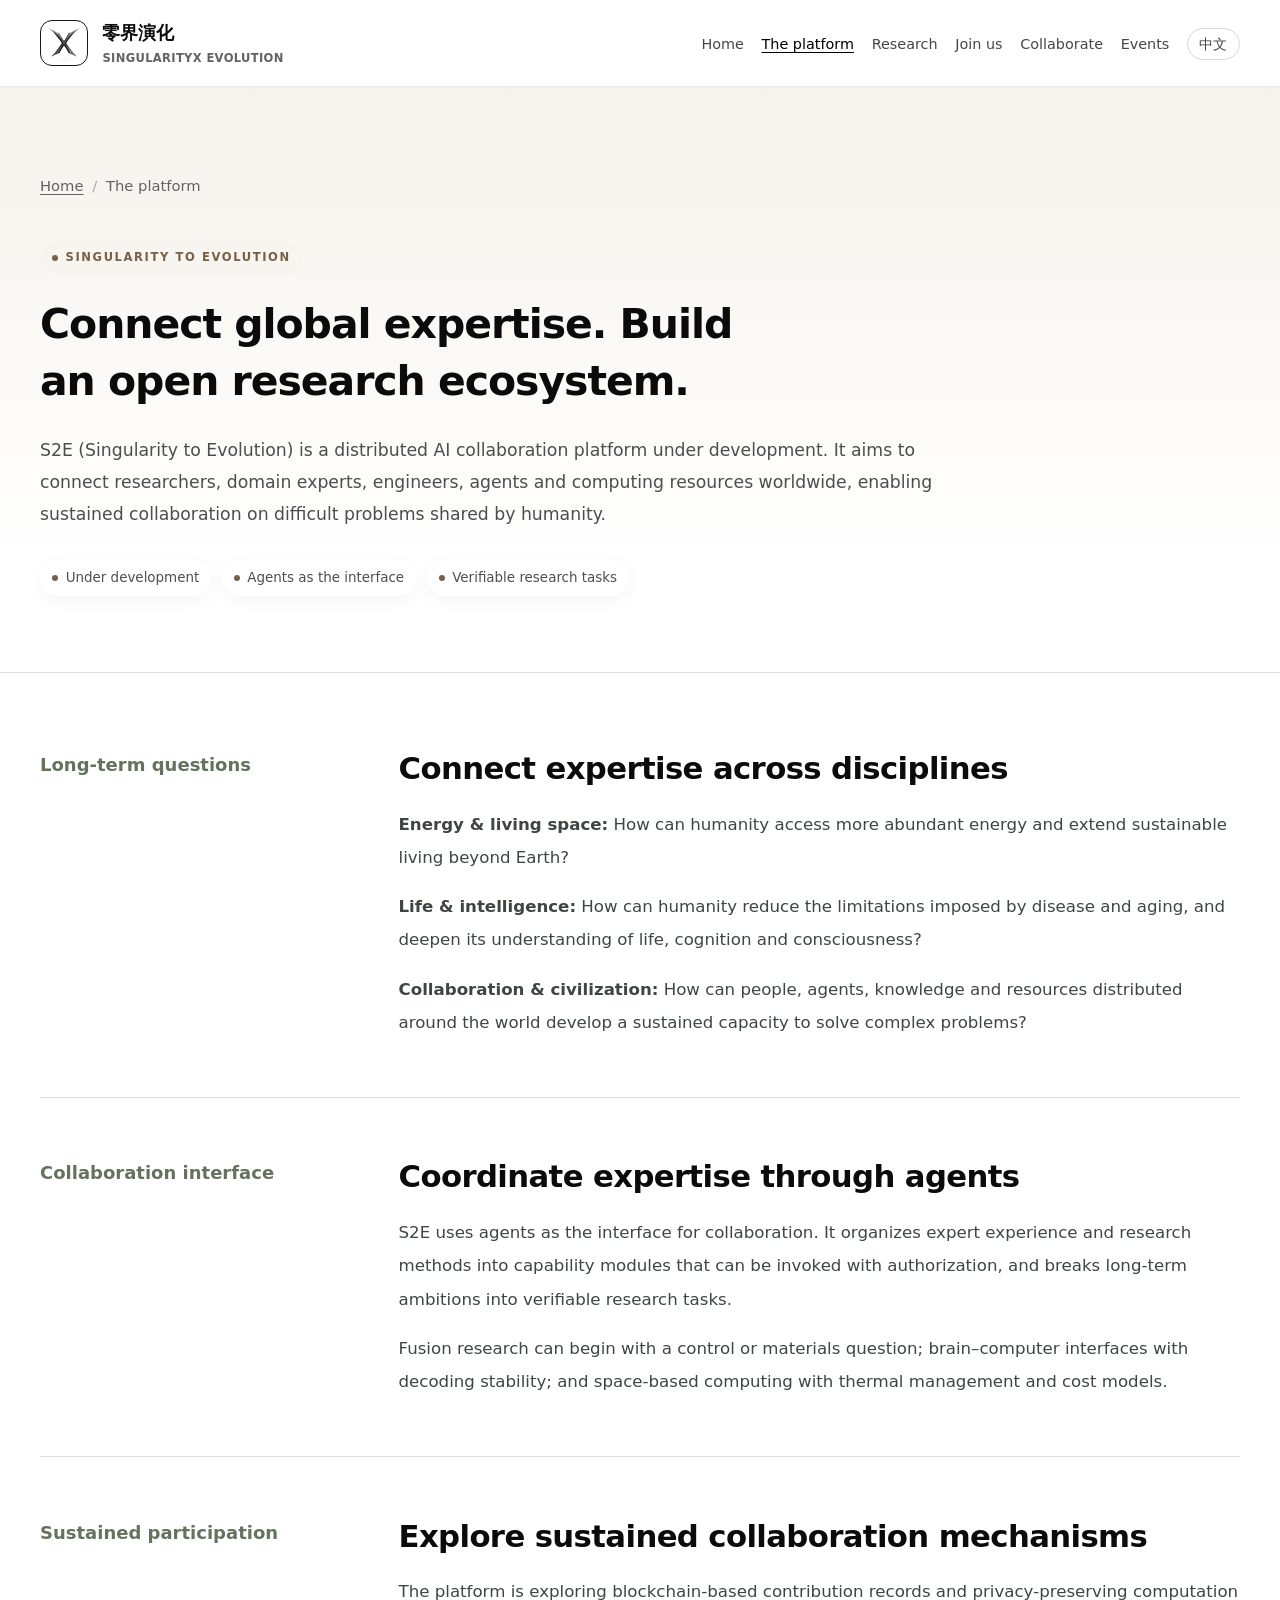
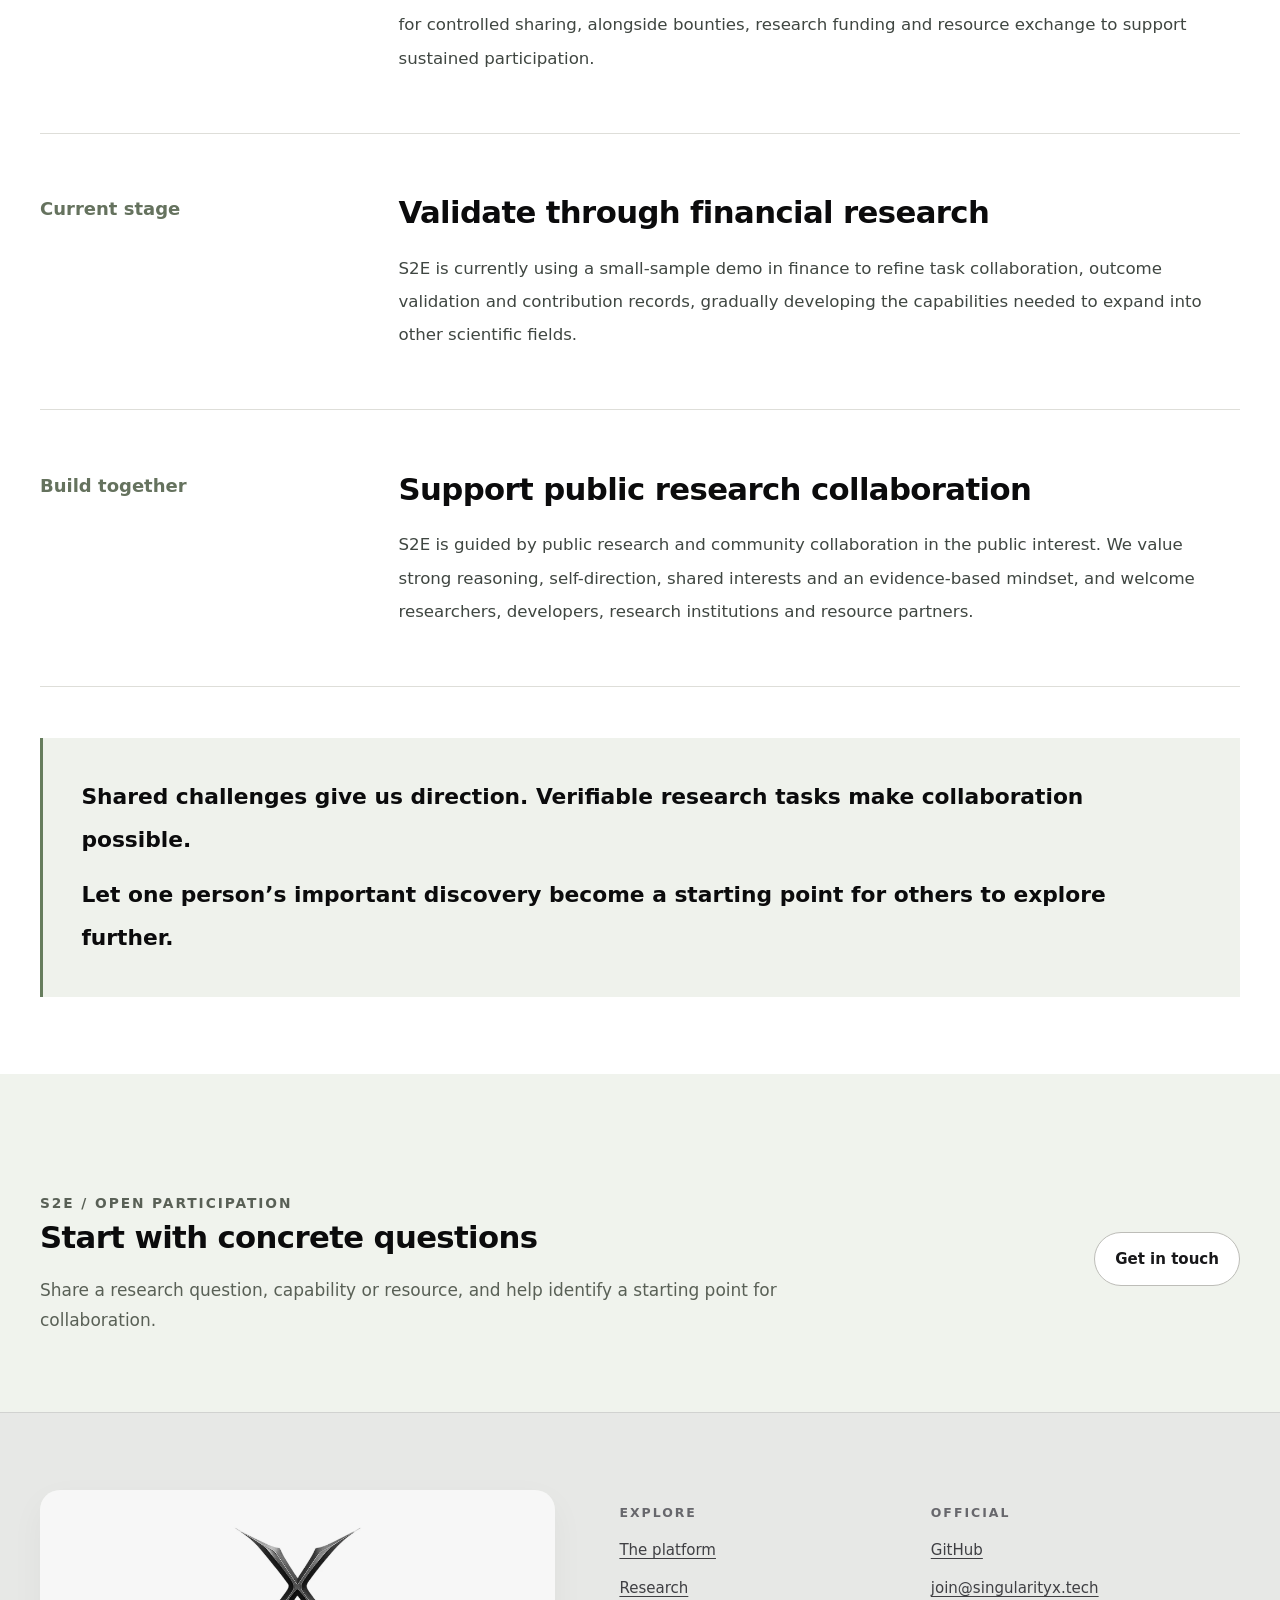
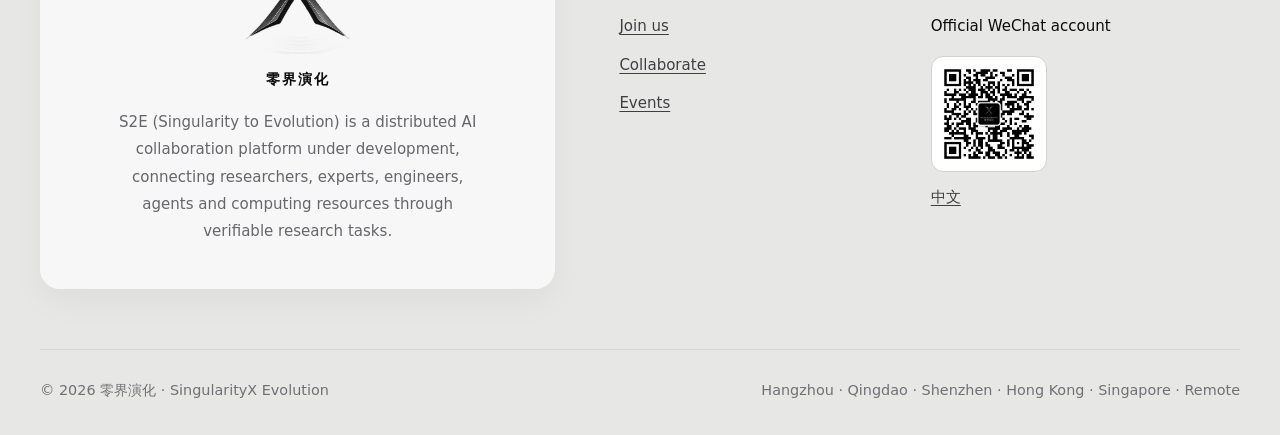
<file: en/organization/index.html>
<!doctype html>
<html lang="en"><head><meta charset="utf-8"><meta name="viewport" content="width=device-width,initial-scale=1">
  <title>About S2E | Distributed AI Collaboration Platform</title>
  <meta name="apple-mobile-web-app-title" content="S2E">
  <meta name="application-name" content="S2E"><meta name="description" content="S2E (Singularity to Evolution) is a distributed AI collaboration platform under development, connecting researchers, experts, engineers, agents and computing resources through verifiable research tasks.">
  <link rel="canonical" href="https://singularity-x.ai/en/organization/"><link rel="alternate" hreflang="zh-CN" href="https://singularity-x.ai/organization/"><link rel="alternate" hreflang="en" href="https://singularity-x.ai/en/organization/"><link rel="alternate" hreflang="x-default" href="https://singularity-x.ai/organization/">
  <meta property="og:type" content="website"><meta property="og:locale" content="en_US"><meta property="og:locale:alternate" content="zh_CN"><meta property="og:site_name" content="S2E · 零界演化"><meta property="og:title" content="About S2E | Distributed AI Collaboration Platform"><meta property="og:description" content="S2E (Singularity to Evolution) is a distributed AI collaboration platform under development, connecting researchers, experts, engineers, agents and computing resources through verifiable research tasks."><meta property="og:url" content="https://singularity-x.ai/en/organization/"><meta property="og:image" content="https://singularity-x.ai/assets/singularityx-mark.8f31a2.webp"><meta property="og:image:width" content="520"><meta property="og:image:height" content="487"><meta property="og:image:alt" content="零界演化">
  <meta name="twitter:card" content="summary"><meta name="twitter:title" content="About S2E | Distributed AI Collaboration Platform"><meta name="twitter:description" content="S2E (Singularity to Evolution) is a distributed AI collaboration platform under development, connecting researchers, experts, engineers, agents and computing resources through verifiable research tasks."><meta name="twitter:image" content="https://singularity-x.ai/assets/singularityx-mark.8f31a2.webp"><meta name="twitter:image:alt" content="零界演化"><meta name="theme-color" content="#fbfbf9">
  <link rel="manifest" href="../../site.webmanifest"><link rel="icon" href="../../assets/favicon.ico" sizes="any"><link rel="icon" type="image/png" sizes="32x32" href="../../assets/favicon-32.png"><link rel="apple-touch-icon" href="../../assets/favicon-180.png"><link rel="preload" href="../../assets/singularityx-mark.8f31a2.webp" as="image" type="image/webp" fetchpriority="high"><link rel="stylesheet" href="../../assets/site.8c6948ea.css"><script type="application/ld+json">{"@context":"https://schema.org","@graph":[{"@type":"Organization","@id":"https://singularity-x.ai/#organization","name":"零界演化","alternateName":"SingularityX Evolution","url":"https://singularity-x.ai/","logo":{"@type":"ImageObject","url":"https://singularity-x.ai/assets/singularityx-mark.8f31a2.webp","width":520,"height":487},"email":"join@singularityx.tech","sameAs":["https://github.com/SingularityX-Evolution"],"location":[{"@type":"Place","name":"杭州"},{"@type":"Place","name":"青岛"},{"@type":"Place","name":"深圳"},{"@type":"Place","name":"香港"},{"@type":"Place","name":"新加坡"}],"contactPoint":{"@type":"ContactPoint","contactType":"problem proposals, solutions and collaboration","email":"join@singularityx.tech","availableLanguage":["zh","en"]},"knowsAbout":["Distributed AI collaboration","Agent-mediated research","Verifiable research tasks","Energy and sustainable living beyond Earth","Life, cognition and intelligence","Public research and community collaboration","Contribution records and controlled sharing"],"description":"S2E (Singularity to Evolution) is a distributed AI collaboration platform under development, connecting researchers, experts, engineers, agents and computing resources through verifiable research tasks."},{"@type":"WebSite","@id":"https://singularity-x.ai/#website","url":"https://singularity-x.ai/","name":"S2E · 零界演化","inLanguage":["zh-CN","en"],"publisher":{"@id":"https://singularity-x.ai/#organization"}},{"@type":"WebPage","@id":"https://singularity-x.ai/en/organization/#webpage","url":"https://singularity-x.ai/en/organization/","name":"About S2E | Distributed AI Collaboration Platform","description":"S2E (Singularity to Evolution) is a distributed AI collaboration platform under development, connecting researchers, experts, engineers, agents and computing resources through verifiable research tasks.","inLanguage":"en","isPartOf":{"@id":"https://singularity-x.ai/#website"},"about":{"@id":"https://singularity-x.ai/#organization"}},{"@type":"BreadcrumbList","itemListElement":[{"@type":"ListItem","position":1,"name":"Home","item":"https://singularity-x.ai/en/"},{"@type":"ListItem","position":2,"name":"About SingularityX Evolution","item":"https://singularity-x.ai/en/organization/"}]},{"@type":"ItemList","name":"Public collaboration locations","itemListElement":[{"@type":"ListItem","position":1,"name":"Hangzhou","url":"https://singularity-x.ai/en/organization/"},{"@type":"ListItem","position":2,"name":"Qingdao","url":"https://singularity-x.ai/en/organization/"},{"@type":"ListItem","position":3,"name":"Shenzhen","url":"https://singularity-x.ai/en/organization/"},{"@type":"ListItem","position":4,"name":"Hong Kong","url":"https://singularity-x.ai/en/organization/"},{"@type":"ListItem","position":5,"name":"Singapore","url":"https://singularity-x.ai/en/organization/"}]}]}</script><link rel="stylesheet" href="../../assets/agent-first.5f47a7eb.css"><link rel="stylesheet" href="../../assets/introduction.505139d5.css"><link rel="stylesheet" href="../../assets/s2e-content.d0f820e1.css"><link rel="stylesheet" href="../../assets/heading-system.5fcb1f93.css"></head><body class="page-organization"><a class="skip-link" href="#main">Skip to main content</a>
  <header class="site-header"><div class="header-inner">
    <a class="brand" href="../index.html" aria-label="零界演化 home"><img src="../../assets/singularityx-mark.8f31a2.webp" width="520" height="487" alt="" fetchpriority="high"><span>零界演化<small>SingularityX Evolution</small></span></a>
    <nav class="primary-nav" aria-label="Primary navigation"><ul><li><a class="nav-home" href="../index.html">Home</a></li><li><a href="../organization/index.html" aria-current="page">The platform</a></li><li><a href="../research/index.html">Research</a></li><li><a href="../careers/index.html">Join us</a></li><li><a href="../collaboration/index.html">Collaborate</a></li><li><a href="../events/index.html">Events</a></li><li><a class="lang-link" href="../../organization/index.html" hreflang="zh-CN">中文</a></li></ul></nav>
    <details class="mobile-nav"><summary aria-label="Open navigation menu">Menu</summary><ul><li><a class="nav-home" href="../index.html">Home</a></li><li><a href="../organization/index.html">The platform</a></li><li><a href="../research/index.html">Research</a></li><li><a href="../careers/index.html">Join us</a></li><li><a href="../collaboration/index.html">Collaborate</a></li><li><a href="../events/index.html">Events</a></li><li><a href="../../organization/index.html">中文</a></li></ul></details>
  </div></header><main id="main"><section class="page-hero"><div class="shell"><nav class="breadcrumbs" aria-label="Breadcrumb"><ol><li><a href="../index.html">Home</a></li><li aria-current="page">The platform</li></ol></nav><p class="eyebrow">SINGULARITY TO EVOLUTION</p><h1 class="s2e-page-title">Connect global expertise. Build an open research ecosystem.</h1><p class="hero-lede">S2E (Singularity to Evolution) is a distributed AI collaboration platform under development. It aims to connect researchers, domain experts, engineers, agents and computing resources worldwide, enabling sustained collaboration on difficult problems shared by humanity.</p><div class="page-facts"><span>Under development</span><span>Agents as the interface</span><span>Verifiable research tasks</span></div></div></section><div class="shell evo-story"><section class="evo-story-section" aria-labelledby="story-1"><div class="evo-story-label">Long-term questions</div><div><h2 id="story-1" class="s2e-section-title">Connect expertise across disciplines</h2><p><strong>Energy &amp; living space:</strong> How can humanity access more abundant energy and extend sustainable living beyond Earth?</p><p><strong>Life &amp; intelligence:</strong> How can humanity reduce the limitations imposed by disease and aging, and deepen its understanding of life, cognition and consciousness?</p><p><strong>Collaboration &amp; civilization:</strong> How can people, agents, knowledge and resources distributed around the world develop a sustained capacity to solve complex problems?</p></div></section><section class="evo-story-section" aria-labelledby="story-2"><div class="evo-story-label">Collaboration interface</div><div><h2 id="story-2" class="s2e-section-title">Coordinate expertise through agents</h2><p>S2E uses agents as the interface for collaboration. It organizes expert experience and research methods into capability modules that can be invoked with authorization, and breaks long-term ambitions into verifiable research tasks.</p><p>Fusion research can begin with a control or materials question; brain–computer interfaces with decoding stability; and space-based computing with thermal management and cost models.</p></div></section><section class="evo-story-section" aria-labelledby="story-3"><div class="evo-story-label">Sustained participation</div><div><h2 id="story-3" class="s2e-section-title">Explore sustained collaboration mechanisms</h2><p>The platform is exploring blockchain-based contribution records and privacy-preserving computation for controlled sharing, alongside bounties, research funding and resource exchange to support sustained participation.</p></div></section><section class="evo-story-section" aria-labelledby="story-4"><div class="evo-story-label">Current stage</div><div><h2 id="story-4" class="s2e-section-title">Validate through financial research</h2><p>S2E is currently using a small-sample demo in finance to refine task collaboration, outcome validation and contribution records, gradually developing the capabilities needed to expand into other scientific fields.</p></div></section><section class="evo-story-section" aria-labelledby="story-5"><div class="evo-story-label">Build together</div><div><h2 id="story-5" class="s2e-section-title">Support public research collaboration</h2><p>S2E is guided by public research and community collaboration in the public interest. We value strong reasoning, self-direction, shared interests and an evidence-based mindset, and welcome researchers, developers, research institutions and resource partners.</p></div></section><blockquote class="evo-closing"><p>Shared challenges give us direction. Verifiable research tasks make collaboration possible.</p><p>Let one person’s important discovery become a starting point for others to explore further.</p></blockquote></div><section class="af-section af-wash"><div class="shell af-submit"><div><p class="eyebrow">S2E / OPEN PARTICIPATION</p><h2 class="s2e-section-title">Start with concrete questions</h2><p>Share a research question, capability or resource, and help identify a starting point for collaboration.</p></div><a class="button button--dark" href="mailto:join@singularityx.tech">Get in touch</a></div></section></main><footer class="site-footer"><div class="shell"><div class="footer-grid">
    <div class="footer-brand"><img src="../../assets/singularityx-mark.8f31a2.webp" width="1400" height="1233" loading="lazy" alt="SingularityX Evolution"><strong class="footer-wordmark">零界演化</strong><p>S2E (Singularity to Evolution) is a distributed AI collaboration platform under development, connecting researchers, experts, engineers, agents and computing resources through verifiable research tasks.</p></div>
    <div><p class="kicker">Explore</p><ul class="footer-links"><li><a href="../organization/index.html">The platform</a></li><li><a href="../research/index.html">Research</a></li><li><a href="../careers/index.html">Join us</a></li><li><a href="../collaboration/index.html">Collaborate</a></li><li><a href="../events/index.html">Events</a></li></ul></div>
    <div><p class="kicker">Official</p><ul class="footer-links"><li><a href="https://github.com/SingularityX-Evolution" rel="me">GitHub</a></li><li><a href="mailto:join@singularityx.tech">join@singularityx.tech</a></li><li>Official WeChat account</li><li class="wechat-qr"><img src="../../assets/wechat-qrcode.a854b3.jpg" width="258" height="258" loading="lazy" alt="Official WeChat account QR code"></li><li><a href="../../organization/index.html" lang="zh-CN">中文</a></li></ul></div>
  </div><div class="footer-meta"><span>© <span data-year>2026</span> 零界演化 · SingularityX Evolution</span><span>Hangzhou · Qingdao · Shenzhen · Hong Kong · Singapore · Remote</span></div></div></footer><script src="../../assets/site.7a19c2.js" defer></script></body></html>
</file>
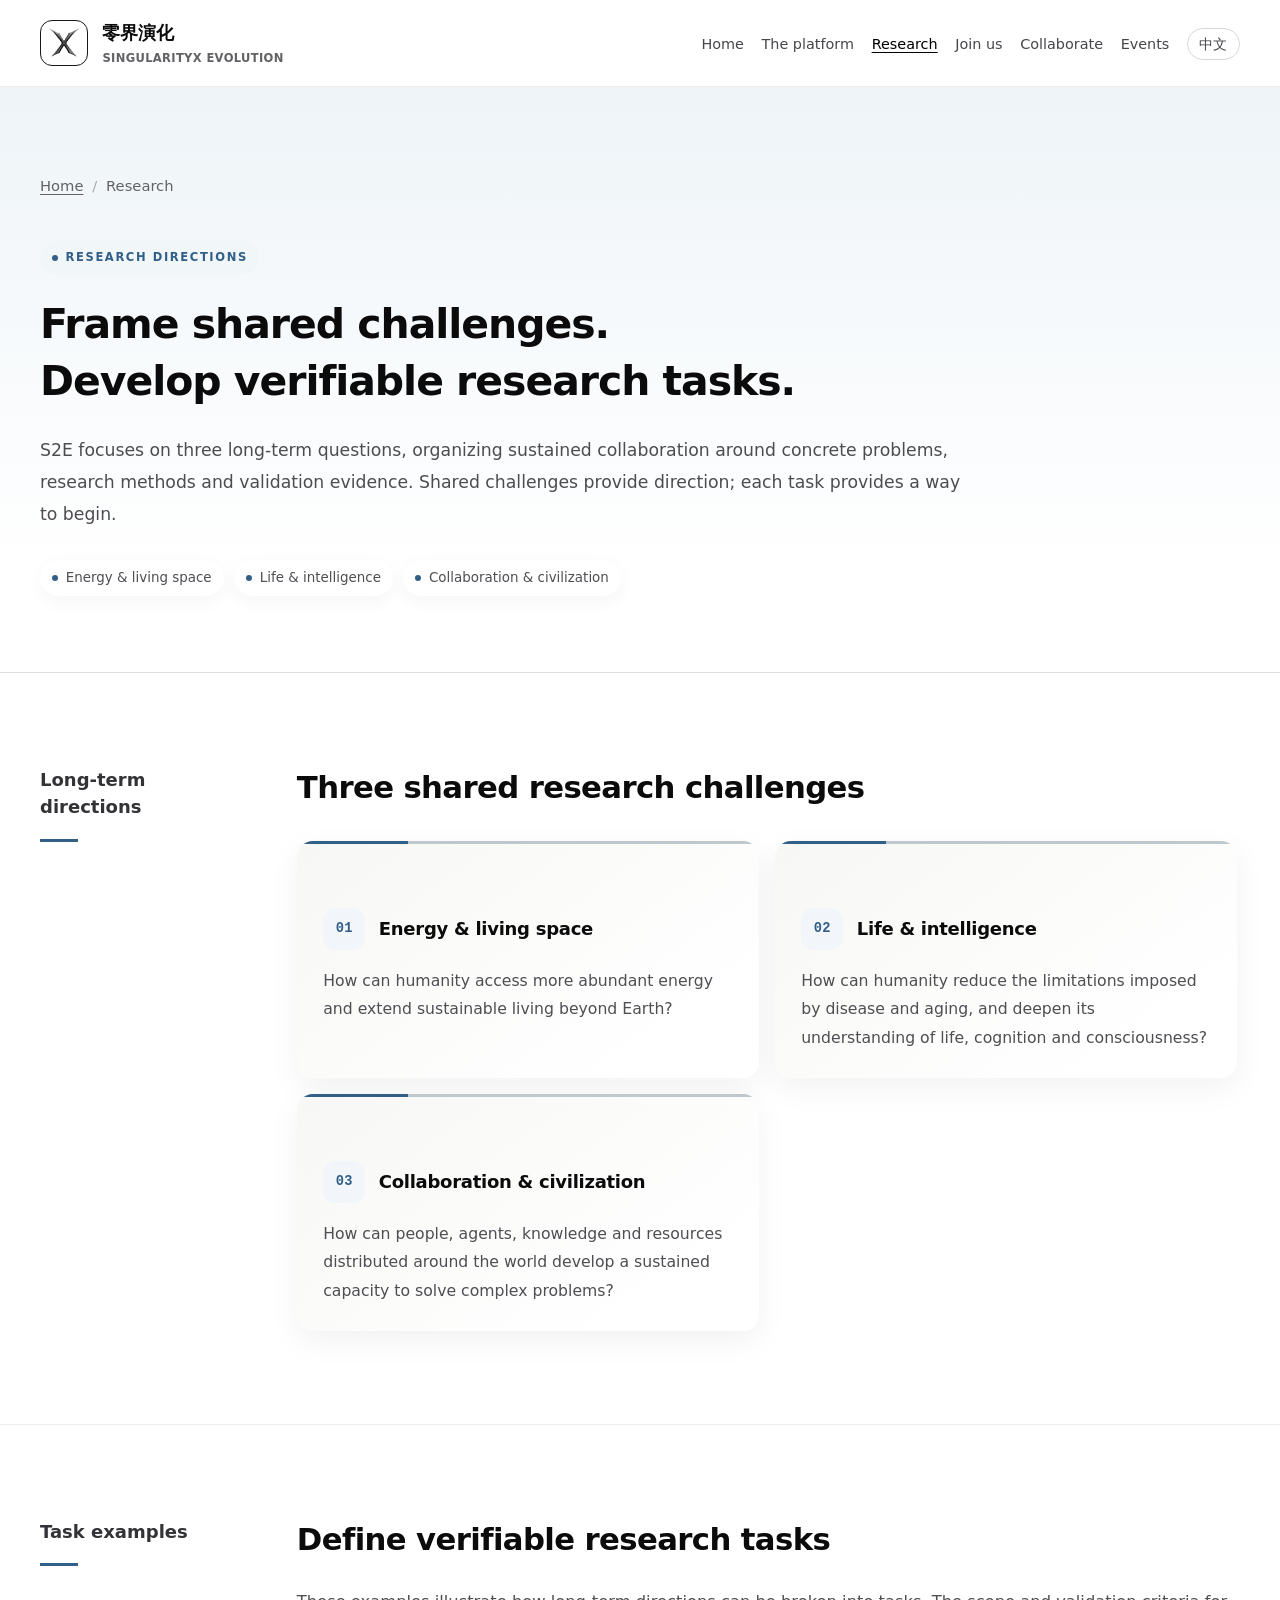
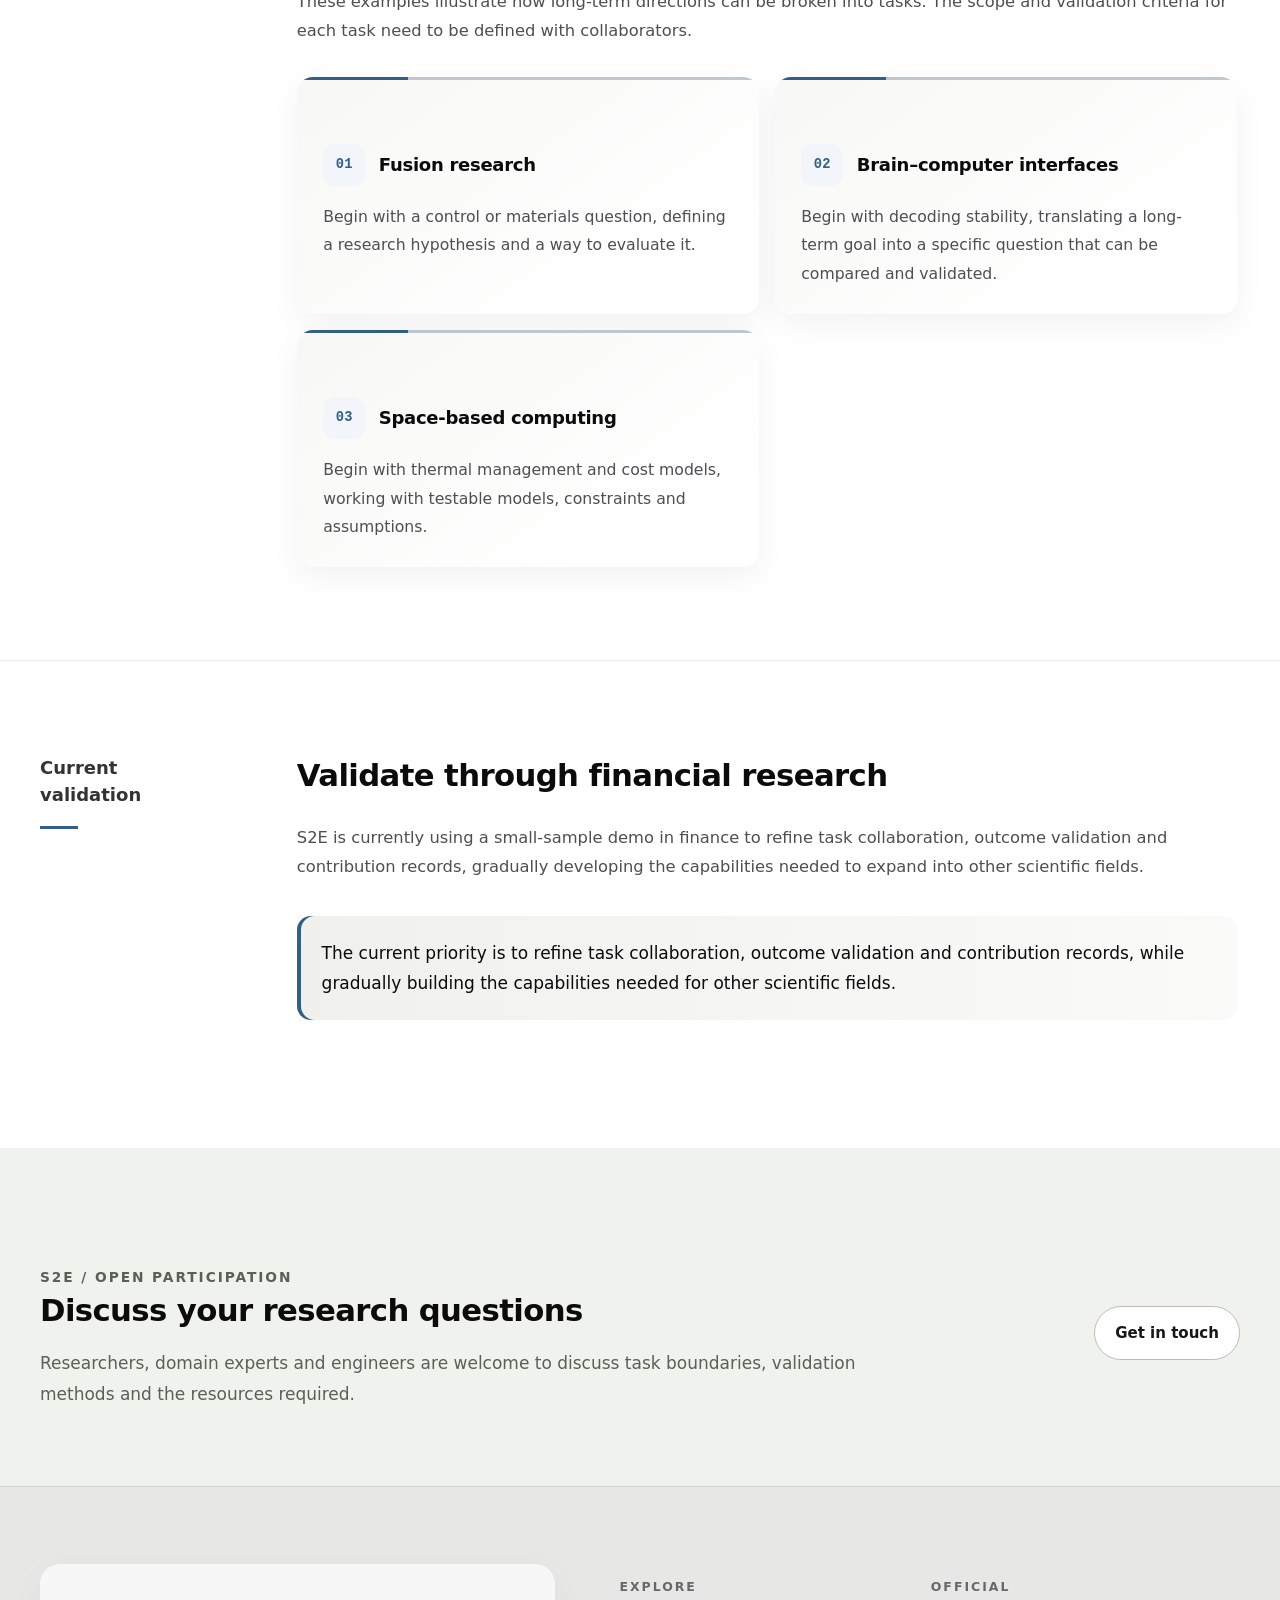
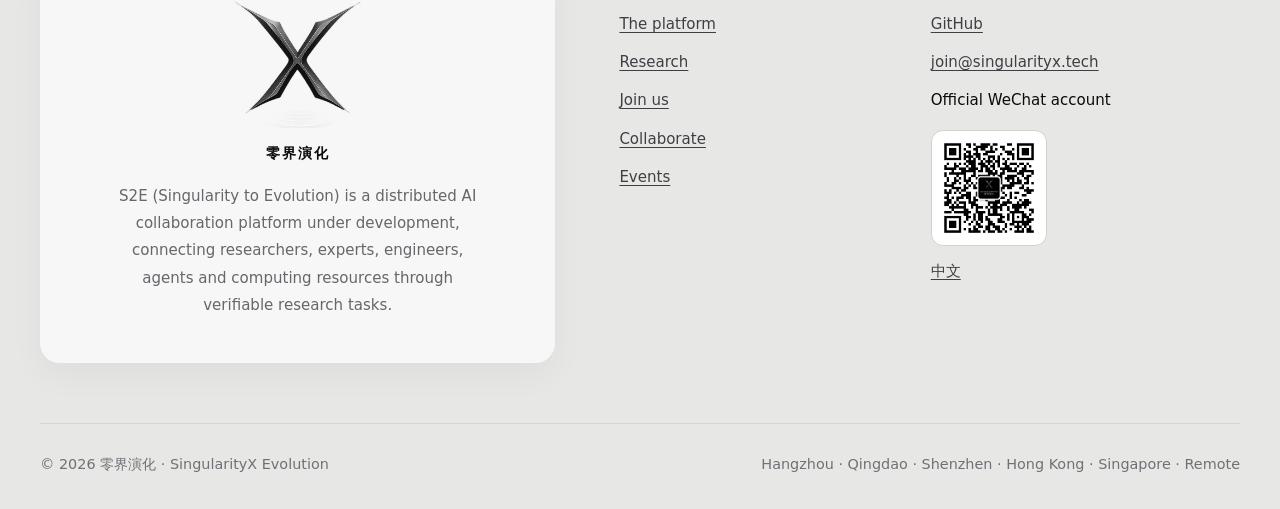
<file: en/research/index.html>
<!doctype html>
<html lang="en"><head><meta charset="utf-8"><meta name="viewport" content="width=device-width,initial-scale=1">
  <title>Research | S2E</title>
  <meta name="apple-mobile-web-app-title" content="S2E">
  <meta name="application-name" content="S2E"><meta name="description" content="S2E focuses on energy and living space, life and intelligence, and collaboration and civilization, turning long-term ambitions into verifiable research tasks.">
  <link rel="canonical" href="https://singularity-x.ai/en/research/"><link rel="alternate" hreflang="zh-CN" href="https://singularity-x.ai/research/"><link rel="alternate" hreflang="en" href="https://singularity-x.ai/en/research/"><link rel="alternate" hreflang="x-default" href="https://singularity-x.ai/research/">
  <meta property="og:type" content="website"><meta property="og:locale" content="en_US"><meta property="og:locale:alternate" content="zh_CN"><meta property="og:site_name" content="S2E · 零界演化"><meta property="og:title" content="Research | S2E"><meta property="og:description" content="S2E focuses on energy and living space, life and intelligence, and collaboration and civilization, turning long-term ambitions into verifiable research tasks."><meta property="og:url" content="https://singularity-x.ai/en/research/"><meta property="og:image" content="https://singularity-x.ai/assets/singularityx-mark.8f31a2.webp"><meta property="og:image:width" content="520"><meta property="og:image:height" content="487"><meta property="og:image:alt" content="零界演化">
  <meta name="twitter:card" content="summary"><meta name="twitter:title" content="Research | S2E"><meta name="twitter:description" content="S2E focuses on energy and living space, life and intelligence, and collaboration and civilization, turning long-term ambitions into verifiable research tasks."><meta name="twitter:image" content="https://singularity-x.ai/assets/singularityx-mark.8f31a2.webp"><meta name="twitter:image:alt" content="零界演化"><meta name="theme-color" content="#fbfbf9">
  <link rel="manifest" href="../../site.webmanifest"><link rel="icon" href="../../assets/favicon.ico" sizes="any"><link rel="icon" type="image/png" sizes="32x32" href="../../assets/favicon-32.png"><link rel="apple-touch-icon" href="../../assets/favicon-180.png"><link rel="preload" href="../../assets/singularityx-mark.8f31a2.webp" as="image" type="image/webp" fetchpriority="high"><link rel="stylesheet" href="../../assets/site.8c6948ea.css"><script type="application/ld+json">{"@context":"https://schema.org","@graph":[{"@type":"Organization","@id":"https://singularity-x.ai/#organization","name":"零界演化","alternateName":"SingularityX Evolution","url":"https://singularity-x.ai/","logo":{"@type":"ImageObject","url":"https://singularity-x.ai/assets/singularityx-mark.8f31a2.webp","width":520,"height":487},"email":"join@singularityx.tech","sameAs":["https://github.com/SingularityX-Evolution"],"location":[{"@type":"Place","name":"杭州"},{"@type":"Place","name":"青岛"},{"@type":"Place","name":"深圳"},{"@type":"Place","name":"香港"},{"@type":"Place","name":"新加坡"}],"contactPoint":{"@type":"ContactPoint","contactType":"problem proposals, solutions and collaboration","email":"join@singularityx.tech","availableLanguage":["zh","en"]},"knowsAbout":["Distributed AI collaboration","Agent-mediated research","Verifiable research tasks","Energy and sustainable living beyond Earth","Life, cognition and intelligence","Public research and community collaboration","Contribution records and controlled sharing"],"description":"S2E (Singularity to Evolution) is a distributed AI collaboration platform under development, connecting researchers, experts, engineers, agents and computing resources through verifiable research tasks."},{"@type":"WebSite","@id":"https://singularity-x.ai/#website","url":"https://singularity-x.ai/","name":"S2E · 零界演化","inLanguage":["zh-CN","en"],"publisher":{"@id":"https://singularity-x.ai/#organization"}},{"@type":"WebPage","@id":"https://singularity-x.ai/en/research/#webpage","url":"https://singularity-x.ai/en/research/","name":"Research | S2E","description":"S2E focuses on energy and living space, life and intelligence, and collaboration and civilization, turning long-term ambitions into verifiable research tasks.","inLanguage":"en","isPartOf":{"@id":"https://singularity-x.ai/#website"},"about":{"@id":"https://singularity-x.ai/#organization"}},{"@type":"BreadcrumbList","itemListElement":[{"@type":"ListItem","position":1,"name":"Home","item":"https://singularity-x.ai/en/"},{"@type":"ListItem","position":2,"name":"Research","item":"https://singularity-x.ai/en/research/"}]},{"@type":"ItemList","name":"SingularityX Evolution research directions and current exploration themes","itemListElement":[{"@type":"ListItem","position":1,"name":"AI self-evolving decision systems","url":"https://singularity-x.ai/en/research/#research-direction"},{"@type":"ListItem","position":2,"name":"Multi-agent strategy evolution under non-stationarity","url":"https://singularity-x.ai/en/research/#exploration-themes"},{"@type":"ListItem","position":3,"name":"Applicability of self-play, reinforcement learning and other methods","url":"https://singularity-x.ai/en/research/#exploration-themes"},{"@type":"ListItem","position":4,"name":"Methods for modeling financial environments","url":"https://singularity-x.ai/en/research/#exploration-themes"},{"@type":"ListItem","position":5,"name":"Evolutionary dynamics and other approaches to strategy evolution","url":"https://singularity-x.ai/en/research/#exploration-themes"}]}]}</script><link rel="stylesheet" href="../../assets/agent-first.5f47a7eb.css"><link rel="stylesheet" href="../../assets/s2e-content.d0f820e1.css"><link rel="stylesheet" href="../../assets/heading-system.5fcb1f93.css"></head><body class="page-research"><a class="skip-link" href="#main">Skip to main content</a>
  <header class="site-header"><div class="header-inner">
    <a class="brand" href="../index.html" aria-label="零界演化 home"><img src="../../assets/singularityx-mark.8f31a2.webp" width="520" height="487" alt="" fetchpriority="high"><span>零界演化<small>SingularityX Evolution</small></span></a>
    <nav class="primary-nav" aria-label="Primary navigation"><ul><li><a class="nav-home" href="../index.html">Home</a></li><li><a href="../organization/index.html">The platform</a></li><li><a href="../research/index.html" aria-current="page">Research</a></li><li><a href="../careers/index.html">Join us</a></li><li><a href="../collaboration/index.html">Collaborate</a></li><li><a href="../events/index.html">Events</a></li><li><a class="lang-link" href="../../research/index.html" hreflang="zh-CN">中文</a></li></ul></nav>
    <details class="mobile-nav"><summary aria-label="Open navigation menu">Menu</summary><ul><li><a class="nav-home" href="../index.html">Home</a></li><li><a href="../organization/index.html">The platform</a></li><li><a href="../research/index.html">Research</a></li><li><a href="../careers/index.html">Join us</a></li><li><a href="../collaboration/index.html">Collaborate</a></li><li><a href="../events/index.html">Events</a></li><li><a href="../../research/index.html">中文</a></li></ul></details>
  </div></header><main id="main"><section class="page-hero"><div class="shell"><nav class="breadcrumbs" aria-label="Breadcrumb"><ol><li><a href="../index.html">Home</a></li><li aria-current="page">Research</li></ol></nav><p class="eyebrow">RESEARCH DIRECTIONS</p><h1 class="s2e-page-title">Frame shared challenges. Develop verifiable research tasks.</h1><p class="hero-lede">S2E focuses on three long-term questions, organizing sustained collaboration around concrete problems, research methods and validation evidence. Shared challenges provide direction; each task provides a way to begin.</p><div class="page-facts"><span>Energy &amp; living space</span><span>Life &amp; intelligence</span><span>Collaboration &amp; civilization</span></div></div></section><section class="section" id="research-direction"><div class="shell prose-grid"><div><h2 class="s2e-label-title">Long-term directions</h2></div><div class="prose"><h2 class="s2e-section-title">Three shared research challenges</h2><div class="task-list"><article class="task"><h3 class="s2e-card-title">Energy &amp; living space</h3><p>How can humanity access more abundant energy and extend sustainable living beyond Earth?</p></article><article class="task"><h3 class="s2e-card-title">Life &amp; intelligence</h3><p>How can humanity reduce the limitations imposed by disease and aging, and deepen its understanding of life, cognition and consciousness?</p></article><article class="task"><h3 class="s2e-card-title">Collaboration &amp; civilization</h3><p>How can people, agents, knowledge and resources distributed around the world develop a sustained capacity to solve complex problems?</p></article></div></div></div></section><section class="section section--soft" id="exploration-themes"><div class="shell prose-grid"><div><h2 class="s2e-label-title">Task examples</h2></div><div class="prose"><h2 class="s2e-section-title">Define verifiable research tasks</h2><p>These examples illustrate how long-term directions can be broken into tasks. The scope and validation criteria for each task need to be defined with collaborators.</p><div class="task-list"><article class="task"><h3 class="s2e-card-title">Fusion research</h3><p>Begin with a control or materials question, defining a research hypothesis and a way to evaluate it.</p></article><article class="task"><h3 class="s2e-card-title">Brain–computer interfaces</h3><p>Begin with decoding stability, translating a long-term goal into a specific question that can be compared and validated.</p></article><article class="task"><h3 class="s2e-card-title">Space-based computing</h3><p>Begin with thermal management and cost models, working with testable models, constraints and assumptions.</p></article></div></div></div></section><section class="section"><div class="shell prose-grid"><div><h2 class="s2e-label-title">Current validation</h2></div><div class="prose"><h2 class="s2e-section-title">Validate through financial research</h2><p>S2E is currently using a small-sample demo in finance to refine task collaboration, outcome validation and contribution records, gradually developing the capabilities needed to expand into other scientific fields.</p><div class="callout">The current priority is to refine task collaboration, outcome validation and contribution records, while gradually building the capabilities needed for other scientific fields.</div></div></div></section><section class="af-section af-wash"><div class="shell af-submit"><div><p class="eyebrow">S2E / OPEN PARTICIPATION</p><h2 class="s2e-section-title">Discuss your research questions</h2><p>Researchers, domain experts and engineers are welcome to discuss task boundaries, validation methods and the resources required.</p></div><a class="button button--dark" href="mailto:join@singularityx.tech">Get in touch</a></div></section></main><footer class="site-footer"><div class="shell"><div class="footer-grid">
    <div class="footer-brand"><img src="../../assets/singularityx-mark.8f31a2.webp" width="1400" height="1233" loading="lazy" alt="SingularityX Evolution"><strong class="footer-wordmark">零界演化</strong><p>S2E (Singularity to Evolution) is a distributed AI collaboration platform under development, connecting researchers, experts, engineers, agents and computing resources through verifiable research tasks.</p></div>
    <div><p class="kicker">Explore</p><ul class="footer-links"><li><a href="../organization/index.html">The platform</a></li><li><a href="../research/index.html">Research</a></li><li><a href="../careers/index.html">Join us</a></li><li><a href="../collaboration/index.html">Collaborate</a></li><li><a href="../events/index.html">Events</a></li></ul></div>
    <div><p class="kicker">Official</p><ul class="footer-links"><li><a href="https://github.com/SingularityX-Evolution" rel="me">GitHub</a></li><li><a href="mailto:join@singularityx.tech">join@singularityx.tech</a></li><li>Official WeChat account</li><li class="wechat-qr"><img src="../../assets/wechat-qrcode.a854b3.jpg" width="258" height="258" loading="lazy" alt="Official WeChat account QR code"></li><li><a href="../../research/index.html" lang="zh-CN">中文</a></li></ul></div>
  </div><div class="footer-meta"><span>© <span data-year>2026</span> 零界演化 · SingularityX Evolution</span><span>Hangzhou · Qingdao · Shenzhen · Hong Kong · Singapore · Remote</span></div></div></footer><script src="../../assets/site.7a19c2.js" defer></script></body></html>
</file>
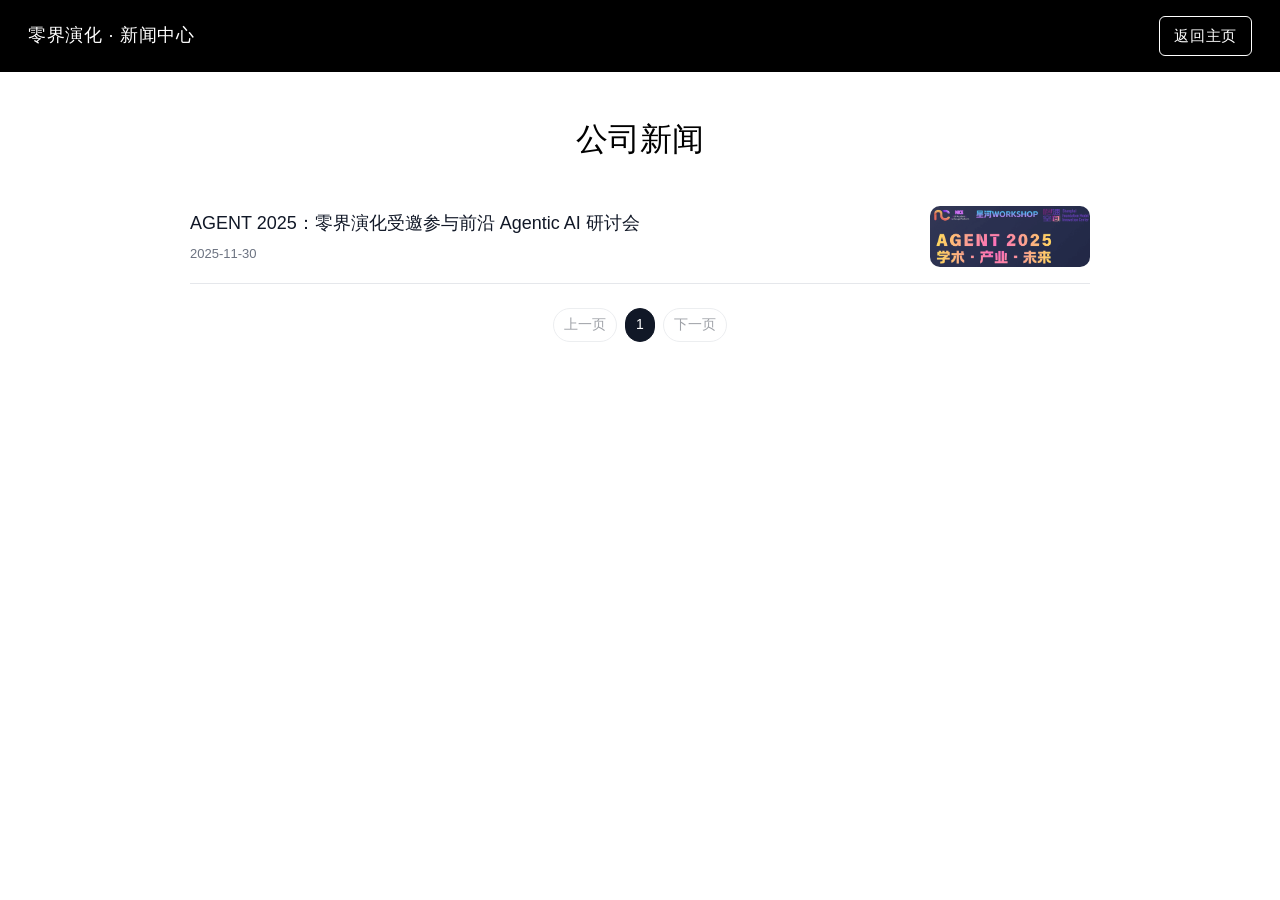
<file: news.html>
<!DOCTYPE html>
<html lang="zh-CN">
<head>
  <meta charset="UTF-8">
  <meta name="viewport" content="width=device-width,initial-scale=1.0">
  <title>新闻中心 | 零界演化</title>

  <style>
    body {
      margin: 0;
      font-family: -apple-system, BlinkMacSystemFont, "Segoe UI", "Helvetica Neue", Arial, sans-serif;
      background: #ffffff;
      color:#000000;
      line-height: 1.7;
    }

    header {
      position: sticky;
      top:0;
      background:#000000;
      color:#ffffff;
      padding:16px 28px;
      font-size:18px;
      letter-spacing:.04em;
      z-index:20;
      display:flex;
      justify-content:space-between;
      align-items:center;
    }

    .home-link {
      color:#ffffff;
      font-size:15px;
      text-decoration:none;
      border:1px solid #ffffff;
      padding:6px 14px;
      border-radius:6px;
    }

    .home-link:hover {
      background:#ffffff;
      color:#000000;
    }

    .shell{
      max-width: 900px;
      margin: 40px auto;
      padding: 0 20px;
    }

    h1{
      font-size:32px;
      font-weight:300;
      margin-bottom:24px;
      text-align:center;
    }

    /* 列表页 */
    .news-list-item{
      border-bottom:1px solid #e5e7eb;
      padding:16px 0;
    }

    .item-row{
      display:flex;
      align-items:center;
      justify-content:flex-start;
      gap:16px;
    }

    .item-left{
      flex:1;
      min-width:0;
    }

    .item-right{
      width:160px;
      flex-shrink:0;
    }

    .side-thumb{
      width:100%;
      border-radius:10px;
      display:block;
    }

    .news-title{
      font-size:18px;
      font-weight:500;
      margin:0 0 4px;
    }

    .news-title a{
      color:#111827;
      text-decoration:none;
    }
    .news-title a:hover{
      text-decoration:underline;
    }

    .news-date{
      font-size:13px;
      color:#6b7280;
    }

    .pagination{
      margin-top:24px;
      display:flex;
      gap:8px;
      flex-wrap:wrap;
      align-items:center;
      justify-content:center;
    }
    .pagination a{
      padding:4px 10px;
      border-radius:999px;
      border:1px solid #d1d5db;
      font-size:14px;
      text-decoration:none;
      color:#111827;
    }
    .pagination a.current{
      background:#111827;
      color:#ffffff;
      border-color:#111827;
    }
    .pagination a.disabled{
      opacity:0.4;
      pointer-events:none;
    }

    /* 详情页 */
    .news-block{
      border:1px solid #ddd;
      border-radius:14px;
      padding:28px;
      margin-bottom:32px;
      background:#fafafa;
      white-space:pre-wrap; /* 保留首行缩进和换行 */
    }

    .news-block h2{
      font-size:24px;
      margin:0 0 10px;
      font-weight:400;
    }

    .news-block .news-date{
      margin-bottom:16px;
    }

    .news-img {
      width:100%;
      border-radius:12px;
      margin:22px 0;
    }

    .back-link {
      display:inline-block;
      margin-top:10px;
      border-bottom:1px solid #000;
      color:#000;
      text-decoration:none;
      font-size:15px;
    }

    /* 响应式处理：小屏幕时缩略图下移 */
    @media (max-width: 700px) {
      .item-row{
        flex-direction:column;
        align-items:flex-start;
      }
      .item-right{
        width:100%;
        max-width:200px;
      }
    }
  </style>
</head>

<body>

<header>
  <span>零界演化 · 新闻中心</span>
  <a class="home-link" href="index.html">返回主页</a>
</header>

<div class="shell">
  <!-- 列表视图（目录页） -->
  <section id="list-view">
    <h1>公司新闻</h1>

    <div id="news-list"></div>
    <div class="pagination" id="pagination"></div>
  </section>

  <!-- 详情视图 -->
  <section id="detail-view" style="display:none;">
    <article class="news-block">
      <h2 id="detail-title"></h2>
      <div class="news-date" id="detail-date"></div>
      <div id="detail-content"></div>
      <img class="news-img" id="detail-image" alt="" style="display:none;">
    </article>
    <a class="back-link" href="news.html">返回新闻列表</a>
  </section>
</div>

<script>
  // ======== 1. 新闻数据（已按要求替换正文，并首行缩进） ========
  const ARTICLES = [
    {
      id: "agent2025",
      title: "AGENT 2025：零界演化受邀参与前沿 Agentic AI 研讨会",
      date: "2025-11-30",
      image: "星河workshop.png",
      html: `
       零界演化（SingularityX Evolution） × S2E Labs 作为核心赞助方，支持 NICE 与上海 AI Lab、模速空间共同举办《AGENT 2025：学术・产业・未来》Workshop。
　　本次活动汇集来自 上海 AI Lab、交大、复旦、浙大 等顶尖高校，以及领先 AI 科技企业与创业团队的一线研究者与实践者。围绕 世界模型（World Models）、多智能体系统（Multi-Agent Systems）、可验证智能体（Verifiable Agents）、Agent OS、智能搜索、产业落地 等主题展开深入交流。
　　在智能体时代即将全面到来的节点，我们非常荣幸能够与国内前沿力量共同推动：
　     　• 学术与产业的深度互联
　     　• 前沿范式在真实世界场景中的验证
　     　• 新一代智能体基础设施的探索与落地
　　零界演化与 S2E Labs 将持续投入：市场世界模型、可验证执行系统、多智能体自博弈训练、金融科技基础设施(FinTech Infra 2.0)等方向，期待与更多优秀的学术与产业伙伴，共同构建下一代 Agentic AI 的技术与生态。
　　未来已来，智能体时代刚刚开始。
      `
    }
    // 如有更多新闻，在此继续追加
  ];

  const PAGE_SIZE = 5;

  const params = new URLSearchParams(location.search);
  const articleId = params.get("id");
  const pageParam = parseInt(params.get("page") || "1", 10);

  const listView = document.getElementById("list-view");
  const detailView = document.getElementById("detail-view");
  const listContainer = document.getElementById("news-list");
  const paginationContainer = document.getElementById("pagination");

  const detailTitle = document.getElementById("detail-title");
  const detailDate = document.getElementById("detail-date");
  const detailContent = document.getElementById("detail-content");
  const detailImage = document.getElementById("detail-image");

  // ======== 2. 渲染列表 ========
  function renderList(page) {
    listView.style.display = "block";
    detailView.style.display = "none";

    const total = ARTICLES.length;
    const totalPages = Math.max(1, Math.ceil(total / PAGE_SIZE));
    const currentPage = Math.min(Math.max(page, 1), totalPages);

    const start = (currentPage - 1) * PAGE_SIZE;
    const end = start + PAGE_SIZE;
    const pageArticles = ARTICLES.slice(start, end);

    listContainer.innerHTML = "";
    pageArticles.forEach(article => {
      const div = document.createElement("div");
      div.className = "news-list-item";
      div.innerHTML = `
        <div class="item-row">
          <div class="item-left">
            <h2 class="news-title">
              <a href="news.html?id=${encodeURIComponent(article.id)}">${article.title}</a>
            </h2>
            <div class="news-date">${article.date}</div>
          </div>
          <div class="item-right">
            <img class="side-thumb" src="星河workshop置顶.png" alt="缩略图">
          </div>
        </div>
      `;
      listContainer.appendChild(div);
    });

    paginationContainer.innerHTML = "";

    const prevLink = document.createElement("a");
    prevLink.textContent = "上一页";
    if (currentPage > 1) {
      prevLink.href = `news.html?page=${currentPage - 1}`;
    } else {
      prevLink.className = "disabled";
    }
    paginationContainer.appendChild(prevLink);

    for (let p = 1; p <= totalPages; p++) {
      const link = document.createElement("a");
      link.textContent = p;
      link.href = `news.html?page=${p}`;
      if (p === currentPage) {
        link.classList.add("current");
      }
      paginationContainer.appendChild(link);
    }

    const nextLink = document.createElement("a");
    nextLink.textContent = "下一页";
    if (currentPage < totalPages) {
      nextLink.href = `news.html?page=${currentPage + 1}`;
    } else {
      nextLink.className = "disabled";
    }
    paginationContainer.appendChild(nextLink);
  }

  // ======== 3. 渲染详情 ========
  function renderDetail(id) {
    const article = ARTICLES.find(a => a.id === id);
    if (!article) {
      renderList(1);
      return;
    }

    listView.style.display = "none";
    detailView.style.display = "block";

    detailTitle.textContent = article.title;
    detailDate.textContent = article.date;
    detailContent.innerHTML = article.html;

    if (article.image) {
      detailImage.src = article.image;
      detailImage.alt = article.title;
      detailImage.style.display = "block";
    } else {
      detailImage.style.display = "none";
    }
  }

  // ======== 4. 路由逻辑 ========
  if (articleId) {
    renderDetail(articleId);
  } else {
    renderList(pageParam);
  }
</script>

</body>
</html>
</file>
<file: assets/site.8c6948ea.css>
:root {
  color-scheme: light;
  --ink: #0a0a0a;
  --muted: #5b5b5b;
  --soft: #f3f3f1;
  --line: #d9d9d4;
  --paper: #fbfbf9;
  --white: #fff;
  --max: 1320px;
  --radius: 24px;
  --shadow: 0 24px 80px rgba(0,0,0,.08);
  font-family: Inter, ui-sans-serif, system-ui, -apple-system, BlinkMacSystemFont, "Segoe UI", "PingFang SC", "Hiragino Sans GB", "Microsoft YaHei", sans-serif;
}
* { box-sizing: border-box; }
html { scroll-behavior: smooth; }
body { margin: 0; color: var(--ink); background: var(--paper); font-size: 17px; line-height: 1.68; }
img { display: block; max-width: 100%; height: auto; }
a { color: inherit; text-decoration-thickness: .08em; text-underline-offset: .22em; }
button, summary { font: inherit; }
:focus-visible { outline: 3px solid #1d6fff; outline-offset: 4px; }
.skip-link { position: fixed; z-index: 1000; left: 1rem; top: 1rem; transform: translateY(-160%); padding: .75rem 1rem; border-radius: 999px; color: #fff; background: #000; }
.skip-link:focus { transform: none; }
.site-header { position: sticky; top: 0; z-index: 50; border-bottom: 1px solid rgba(10,10,10,.08); background: rgba(251,251,249,.9); backdrop-filter: blur(18px); }
.header-inner { width: min(calc(100% - 2rem), var(--max)); min-height: 72px; margin: auto; display: flex; align-items: center; gap: 1.5rem; }
.brand { display: inline-flex; align-items: center; gap: .75rem; text-decoration: none; font-weight: 760; letter-spacing: -.02em; white-space: nowrap; }
.brand img { width: 36px; height: 34px; object-fit: contain; }
.brand small { display: block; margin-top: -.2rem; color: var(--muted); font-size: .74rem; letter-spacing: .07em; text-transform: uppercase; }
.primary-nav { margin-left: auto; }
.primary-nav ul { display: flex; align-items: center; gap: 1.15rem; list-style: none; padding: 0; margin: 0; }
.primary-nav a { color: #46464a; font-size: .9rem; font-weight: 400; text-decoration: none; }
.primary-nav a:hover, .primary-nav a[aria-current="page"]:not(.nav-home) { color: #000; text-decoration: underline; }
.primary-nav a.nav-home, .primary-nav a.nav-home:hover { text-decoration: none; }
.lang-link { padding: .48rem .8rem; border: 1px solid var(--line); border-radius: 999px; }
.mobile-nav { display: none; margin-left: auto; position: relative; }
.mobile-nav summary { cursor: pointer; list-style: none; padding: .5rem .75rem; border: 1px solid var(--line); border-radius: 999px; }
.mobile-nav summary::-webkit-details-marker { display: none; }
.mobile-nav ul { position: absolute; right: 0; top: 3rem; min-width: 230px; list-style: none; padding: .6rem; margin: 0; border: 1px solid var(--line); border-radius: 18px; background: #fff; box-shadow: var(--shadow); }
.mobile-nav a { display: block; padding: .62rem .72rem; border-radius: 10px; text-decoration: none; }
.mobile-nav a:hover { background: var(--soft); }
main { overflow: clip; }
.shell { width: min(calc(100% - 2rem), var(--max)); margin-inline: auto; }
.home-page .site-header { display: none; }
.home-hero { position: relative; min-height: 100svh; display: grid; place-items: start center; overflow: hidden; padding: clamp(2rem,4.5vh,3.5rem) 1.5rem clamp(3.5rem,7vh,6rem); background: #fafafa; isolation: isolate; }
.home-hero::before { content: ""; position: absolute; z-index: -2; inset: 0; background: radial-gradient(circle at 50% 28%,rgba(255,255,255,.98) 0 19%,rgba(250,250,250,.72) 48%,rgba(245,245,245,.92) 100%); }
.home-hero::after { content: ""; position: absolute; z-index: -1; inset: 0; opacity: .12; pointer-events: none; background-image: linear-gradient(120deg,rgba(0,0,0,.018) 1px,transparent 1px),linear-gradient(30deg,rgba(0,0,0,.014) 1px,transparent 1px); background-size: 4px 4px,7px 7px; mask-image: radial-gradient(circle at center,#000,transparent 78%); }
.home-hero__inner { width: min(100%,1180px); display: flex; flex-direction: column; align-items: center; text-align: center; }
.home-hero__lockup { width: clamp(310px,34vw,670px); mix-blend-mode: multiply; }
.home-hero__title { max-width: none; margin: clamp(.8rem,2vh,1.6rem) 0 1.25rem; color: #090b0e; font-family: "Arial Narrow","Roboto Condensed","Helvetica Neue",Arial,sans-serif; font-size: clamp(2.15rem,3.45vw,4.05rem); font-stretch: condensed; font-weight: 850; line-height: 1.06; letter-spacing: .075em; text-transform: uppercase; }
.home-hero__intro { max-width: 1140px; margin: 0; color: #44484e; font-size: clamp(1.08rem,1.45vw,1.72rem); line-height: 1.9; letter-spacing: .01em; text-wrap: balance; }
.hero { position: relative; min-height: 760px; display: grid; align-items: center; padding: 7rem 0 5rem; }
.hero::before { content: ""; position: absolute; inset: 0; pointer-events: none; background-image: linear-gradient(rgba(0,0,0,.04) 1px,transparent 1px),linear-gradient(90deg,rgba(0,0,0,.04) 1px,transparent 1px); background-size: 52px 52px; mask-image: linear-gradient(to bottom,#000,transparent 92%); }
.hero-grid { position: relative; display: grid; grid-template-columns: minmax(0,1.25fr) minmax(300px,.75fr); gap: 4rem; align-items: center; }
.eyebrow { margin: 0 0 1rem; color: var(--muted); font-size: .86rem; font-weight: 700; letter-spacing: .14em; text-transform: uppercase; }
h1,h2,h3 { margin-top: 0; line-height: 1.15; letter-spacing: -.04em; overflow-wrap: anywhere; text-wrap: balance; }
h1 { max-width: 900px; margin-bottom: 1.6rem; font-size: clamp(3.35rem,6.2vw,5.8rem); font-weight: 820; }
.hero-lede { max-width: 700px; margin: 0 0 2rem; color: #343434; font-size: clamp(1.1rem,1.6vw,1.28rem); line-height: 1.75; }
.cta-row { display: flex; flex-wrap: wrap; gap: .8rem; }
.button { display: inline-flex; align-items: center; justify-content: center; min-height: 48px; padding: .72rem 1.15rem; border: 1px solid #111; border-radius: 999px; text-decoration: none; font-weight: 700; }
.button--dark { color: #fff; background: #0a0a0a; }
.button--light { background: rgba(255,255,255,.6); }
.button:hover { transform: translateY(-2px); box-shadow: 0 12px 28px rgba(0,0,0,.12); }
.hero-mark { position: relative; aspect-ratio: 1; display: grid; place-items: center; border: 1px solid var(--line); border-radius: 50%; background: rgba(255,255,255,.72); box-shadow: var(--shadow); }
.hero-mark::before,.hero-mark::after { content: ""; position: absolute; inset: 8%; border: 1px solid rgba(0,0,0,.1); border-radius: 50%; }
.hero-mark::after { inset: 22%; }
.hero-mark img { position: relative; width: 63%; mix-blend-mode: multiply; }
.research-hero { min-height: 720px; border-bottom: 1px solid var(--line); }
.research-hero .hero-grid { grid-template-columns: minmax(0,1.5fr) minmax(280px,.5fr); gap: 2.5rem; }
.research-hero .breadcrumbs { margin-bottom: 2.2rem; }
.research-hero h1 { max-width: 940px; font-size: clamp(2.9rem,4.7vw,4.6rem); }
.research-hero .hero-lede { max-width: 880px; }
.signal { position: absolute; width: 10px; height: 10px; border-radius: 50%; background: #0a0a0a; box-shadow: 0 0 0 8px rgba(0,0,0,.08); }
.signal--a { top: 11%; right: 24%; }
.signal--b { bottom: 18%; left: 11%; }
.trust-strip { border-block: 1px solid var(--line); background: #fff; }
.trust-grid { display: grid; grid-template-columns: repeat(5,1fr); }
.trust-item { padding: 1.1rem; border-right: 1px solid var(--line); text-align: center; font-size: .96rem; }
.trust-item:last-child { border-right: 0; }
.section { padding: 7rem 0; }
.section--dark { color: #fff; background: #0a0a0a; }
.section--soft { background: var(--soft); }
.section-head { display: grid; grid-template-columns: .55fr 1.45fr; gap: 2rem; margin-bottom: 3.5rem; }
.section-head > * { min-width: 0; }
.section-head h2 { margin-bottom: .65rem; font-size: clamp(2.35rem,4vw,4.25rem); line-height: 1.14; }
.section-head p { max-width: 720px; margin: 0; color: var(--muted); font-size: 1.12rem; line-height: 1.75; }
.section--dark .section-head p { color: #bdbdbd; }
.kicker { font-weight: 780; letter-spacing: .1em; text-transform: uppercase; font-size: 1rem; }
.card-grid { display: grid; grid-template-columns: repeat(3,1fr); gap: 1rem; }
.card { position: relative; min-height: 260px; padding: 1.6rem; overflow: hidden; border: 1px solid var(--line); border-radius: var(--radius); background: rgba(255,255,255,.76); }
.card h3 { margin-bottom: .8rem; font-size: 1.55rem; }
.card p { color: var(--muted); font-size: 1.02rem; }
.card a.stretched::after { content: ""; position: absolute; inset: 0; }
.card-index { display: block; margin-bottom: 4rem; color: #777; font: 700 .82rem/1 ui-monospace,SFMono-Regular,Consolas,monospace; }
.card-arrow { position: absolute; right: 1.35rem; bottom: 1.15rem; font-size: 1.5rem; }
.section--dark .card { border-color: #303030; background: #151515; }
.section--dark .card p { color: #bdbdbd; }
.priority-grid { display: grid; grid-template-columns: 1.4fr .8fr .8fr; gap: 1rem; }
.priority { padding: 2rem; border: 1px solid var(--line); border-radius: var(--radius); background: #fff; }
.priority:first-child { color: #fff; background: #0a0a0a; }
.priority .num { display: block; margin-bottom: 5rem; font: 700 .84rem/1 ui-monospace,SFMono-Regular,Consolas,monospace; opacity: .7; }
.priority h3 { font-size: clamp(1.5rem,3vw,2.4rem); }
.priority p { margin-bottom: 0; color: var(--muted); }
.priority:first-child p { color: #c8c8c8; }
.event-grid { display: grid; grid-template-columns: repeat(3,1fr); gap: 1rem; }
.event-card { position: relative; display: flex; min-height: 360px; flex-direction: column; padding: 1.6rem; border: 1px solid #303030; border-radius: var(--radius); background: #151515; text-decoration: none; transition: transform .2s ease,border-color .2s ease; }
.event-card:hover { transform: translateY(-5px); border-color: #8c8c8c; }
.badge { align-self: flex-start; padding: .38rem .64rem; border: 1px solid #777; border-radius: 999px; font-size: .84rem; }
.event-card time { display: block; margin: auto 0 1rem; color: #aaa; font-size: .94rem; }
.event-card h3 { margin-bottom: .8rem; font-size: 1.6rem; }
.event-card p { color: #c5c5c5; font-size: 1.02rem; }
.statement { display: grid; grid-template-columns: 1fr 1fr; gap: 3rem; align-items: center; }
.statement h2 { font-size: clamp(2.65rem,4.8vw,4.8rem); line-height: 1.14; }
.statement-copy { padding-left: 2rem; border-left: 1px solid var(--line); }
.statement-copy p { color: var(--muted); font-size: 1.12rem; }
.faq { display: grid; gap: .75rem; max-width: 1050px; margin-left: auto; }
.faq details { border: 1px solid var(--line); border-radius: 18px; background: #fff; }
.faq summary { cursor: pointer; padding: 1.2rem 1.35rem; font-weight: 760; }
.faq details p { margin: 0; padding: 0 1.35rem 1.35rem; color: var(--muted); }
.page-hero { padding: 7rem 0 4rem; border-bottom: 1px solid var(--line); }
.page-hero h1 { max-width: 980px; font-size: clamp(2.9rem,5.2vw,5rem); line-height: 1.14; }
.page-hero .hero-lede { max-width: 850px; }
.breadcrumbs { margin: 0 0 3rem; color: var(--muted); font-size: .92rem; }
.breadcrumbs ol { display: flex; flex-wrap: wrap; gap: .55rem; list-style: none; margin: 0; padding: 0; }
.breadcrumbs li:not(:last-child)::after { content: "/"; margin-left: .55rem; color: #aaa; }
.prose-grid { display: grid; grid-template-columns: minmax(220px,.4fr) minmax(0,1.6fr); gap: clamp(3rem,5vw,5.5rem); }
.prose-grid h2 { position: static; top: auto; font-size: clamp(1.55rem,2vw,1.85rem); line-height: 1.32; font-weight: 820; letter-spacing: -.025em; }
.prose h2 { font-size: clamp(2rem,4vw,3.5rem); }
.prose h3 { margin-top: 2.4rem; font-size: 1.45rem; }
.prose p,.prose li { color: #3e3e3e; font-size: 1.04rem; line-height: 1.75; }
.prose ul { padding-left: 1.2rem; }
.fact-list { display: grid; grid-template-columns: repeat(2,1fr); gap: 1rem; padding: 0; list-style: none; }
.fact-list li { padding: 1.2rem; border: 1px solid var(--line); border-radius: 16px; background: #fff; }
.callout { margin: 2rem 0; padding: 1.4rem; border-left: 4px solid #111; background: #fff; }
.formula-grid { display: grid; grid-template-columns: repeat(2,1fr); gap: 1rem; margin: 2rem 0; }
.formula-card { padding: 1.5rem; border: 1px solid var(--line); border-radius: 18px; background: #0a0a0a; color: #fff; }
.formula-card h3 { margin-bottom: 1.2rem; color: #aaa; font-size: .88rem; letter-spacing: .08em; text-transform: uppercase; }
.formula-card p { margin: 0; color: #ddd; font-size: 1.08rem; }
.formula-card strong { color: #fff; }
.task-list { display: grid; grid-template-columns: repeat(2,1fr); gap: 1rem; }
.task { padding: 1.4rem; border: 1px solid var(--line); border-radius: 18px; background: #fff; }
.task h3 { font-size: 1.25rem; }
.task p { margin-bottom: 0; font-size: 1.02rem; }
.site-footer { padding: 5rem 0 2rem; color: #fff; background: #0a0a0a; }
.footer-grid { display: grid; grid-template-columns: 1.2fr repeat(2,.7fr); gap: 3rem; }
.footer-brand img { width: 190px; filter: invert(1); mix-blend-mode: screen; }
.footer-brand p { max-width: 440px; color: #aaa; }
.footer-links { list-style: none; margin: 0; padding: 0; }
.footer-links li { margin-bottom: .55rem; }
.footer-links a { color: #d8d8d8; }
.footer-meta { display: flex; justify-content: space-between; gap: 1rem; margin-top: 4rem; padding-top: 1.5rem; border-top: 1px solid #2d2d2d; color: #aaa; font-size: .9rem; }
@media (max-width:980px) {
  .primary-nav { display:none; }
  .mobile-nav { display:block; }
  .hero { min-height:auto; }
  .hero-grid,.statement,.section-head,.prose-grid { grid-template-columns:1fr; }
  .research-hero .hero-grid { grid-template-columns:1fr; }
  .hero-mark { width:min(78vw,420px); margin:1rem auto 0; }
  .research-hero { min-height:auto; }
  .card-grid,.event-grid { grid-template-columns:1fr 1fr; }
  .priority-grid { grid-template-columns:1fr 1fr; }
  .priority:first-child { grid-column:1/-1; }
  .prose-grid h2 { position:static; }
}
@media (max-width:650px) {
  .header-inner { min-height:64px; }
  .brand small { display:none; }
  .hero { padding-top:5rem; }
  .home-hero { min-height:100svh; place-items:center; padding:2rem 1.15rem 3.25rem; }
  .home-hero__lockup { width:min(88vw,430px); }
  .home-hero__title { margin-top:1rem; font-size:clamp(1.7rem,8vw,2.35rem); letter-spacing:.045em; }
  .home-hero__intro { max-width:35rem; font-size:1rem; line-height:1.8; }
  .research-hero { padding-top:3.5rem; }
  .research-hero h1 { font-size:clamp(2.25rem,9.5vw,3.2rem); }
  h1 { font-size:clamp(2.65rem,11.5vw,3.8rem); line-height:1.16; }
  .page-hero h1 { font-size:clamp(2.5rem,10vw,3.55rem); }
  .section-head h2 { font-size:clamp(2.1rem,9vw,3rem); }
  .statement h2 { font-size:clamp(2.35rem,10vw,3.35rem); }
  .section { padding:5rem 0; }
  .card-grid,.event-grid,.priority-grid,.fact-list,.task-list,.formula-grid,.footer-grid { grid-template-columns:1fr; }
  .trust-grid { grid-template-columns:1fr 1fr; }
  .trust-item { border-bottom:1px solid var(--line); }
  .trust-item:last-child { grid-column:1/-1; }
  .statement-copy { padding-left:0; border-left:0; }
  .footer-meta { flex-direction:column; }
}
@media (prefers-reduced-motion:reduce) {
  html { scroll-behavior:auto; }
  *,*::before,*::after { scroll-behavior:auto!important; animation-duration:.001ms!important; transition-duration:.001ms!important; }
}
@media print {
  .site-header,.mobile-nav,.cta-row { display:none; }
  body { background:#fff; }
  .section { padding:2rem 0; }
}

/* Refined editorial layout */
:root {
  --ink: #0b0b0c;
  --muted: #626266;
  --soft: #f5f5f3;
  --line: #e2e2de;
  --paper: #ffffff;
  --max: 1200px;
  --radius: 18px;
  --shadow: 0 18px 55px rgba(0,0,0,.055);
}
body { background: var(--paper); font-size: 17px; line-height: 1.78; }
.shell { width: min(calc(100% - 4rem),var(--max)); }
.site-header { border-bottom-color: rgba(10,10,10,.07); background: rgba(255,255,255,.92); }
.home-page .site-header { display: block; }
.header-inner { width: min(calc(100% - 4rem),var(--max)); min-height: 84px; gap: 2rem; }
.brand { gap: .7rem; font-size: .96rem; letter-spacing: 0; }
.brand img { width: 31px; height: 30px; }
.brand small { margin-top: -.15rem; font-size: .65rem; letter-spacing: .09em; }
.primary-nav ul { gap: 1.65rem; }
.primary-nav a { color: #46464a; font-size: .9rem; }
.lang-link { padding: .42rem .72rem; border-color: #d7d7d3; }

.home-hero { min-height: calc(100svh - 84px); place-items: center; padding: 5rem 2rem 7rem; border-bottom: 1px solid var(--line); background: #fafafa; }
.home-hero::before { background: radial-gradient(circle at 50% 28%,#fff 0 18%,rgba(255,255,255,.84) 44%,rgba(246,246,244,.92) 100%); }
.home-hero::after { opacity: .07; }
.home-hero__inner { width: min(100%,1000px); }
.home-hero__lockup { width: clamp(300px,26vw,500px); }
.home-hero__title { margin: 1.3rem 0 1.65rem; font-size: clamp(2.35rem,3.1vw,3.65rem); letter-spacing: .085em; }
.home-hero__intro { max-width: 900px; color: #49494e; font-size: clamp(1.08rem,1.25vw,1.34rem); line-height: 2; }

.hero { min-height: 680px; padding: 8rem 0 7rem; border-bottom: 1px solid var(--line); }
.hero::before { background-image: radial-gradient(circle at 76% 46%,rgba(0,0,0,.045),transparent 31%); mask-image: none; }
.hero-grid { grid-template-columns: minmax(0,1.35fr) minmax(260px,.65fr); gap: clamp(4rem,8vw,8rem); }
.hero h1 { max-width: 820px; margin-bottom: 1.9rem; font-size: clamp(3.25rem,5.35vw,5.25rem); }
.hero-lede { max-width: 760px; margin-bottom: 2.4rem; color: #4d4d51; font-size: clamp(1.08rem,1.35vw,1.2rem); line-height: 1.85; }
.hero-mark { border: 0; border-radius: 0; background: transparent; box-shadow: none; }
.hero-mark::before,.hero-mark::after,.signal { display: none; }
.hero-mark img { width: 74%; margin: auto; }

.trust-strip { background: #fff; }
.trust-grid { width: min(calc(100% - 4rem),var(--max)); }
.trust-item { padding: 1.35rem 1rem; color: #55555a; font-size: .9rem; letter-spacing: .06em; }

.section { padding: 9rem 0; }
.section-head { grid-template-columns: 220px minmax(0,1fr); gap: clamp(4rem,8vw,7rem); margin-bottom: 5rem; }
.section-head h2 { max-width: 820px; margin-bottom: 1rem; font-size: clamp(2.65rem,4vw,4rem); line-height: 1.18; }
.section-head p { max-width: 720px; font-size: 1.06rem; line-height: 1.85; }
.kicker { color: #6b6b70; font-size: .78rem; letter-spacing: .16em; }
.section--dark .kicker { color: #929297; }

.card-grid { grid-template-columns: repeat(2,minmax(0,1fr)); gap: 1.5rem; }
.card { min-height: 230px; padding: 2.2rem; border-color: var(--line); border-radius: var(--radius); background: #fff; box-shadow: 0 1px 0 rgba(0,0,0,.015); transition: transform .22s ease,border-color .22s ease,box-shadow .22s ease; }
.card:hover { transform: translateY(-4px); border-color: #c9c9c5; box-shadow: var(--shadow); }
.card-index { margin-bottom: 3.6rem; color: #85858a; font-size: .74rem; letter-spacing: .05em; }
.card h3 { margin-bottom: .7rem; font-size: 1.5rem; letter-spacing: -.025em; }
.card p { max-width: 520px; margin-bottom: 2rem; color: #66666b; font-size: .98rem; line-height: 1.75; }
.card .stretched { font-size: .92rem; font-weight: 700; }
.card-arrow { right: 2rem; bottom: 1.7rem; font-size: 1.25rem; }

.priority-grid { grid-template-columns: repeat(3,minmax(0,1fr)); gap: 1.5rem; }
.priority { min-height: 340px; display: flex; flex-direction: column; padding: 2.4rem; border-color: var(--line); border-radius: var(--radius); }
.priority:first-child { color: #fff; background: #111113; }
.priority .num { margin-bottom: auto; padding-bottom: 5rem; font-size: .75rem; letter-spacing: .08em; }
.priority h3 { margin-bottom: 1rem; font-size: clamp(1.55rem,2.2vw,2.1rem); }
.priority p { font-size: .98rem; line-height: 1.78; }

.section--dark { background: #101012; }
.section--dark .section-head p { color: #a9a9ae; }
.event-grid { gap: 1.5rem; }
.event-card { min-height: 410px; padding: 2.2rem; border-color: #2f2f33; border-radius: var(--radius); background: #171719; }
.event-card:hover { border-color: #626269; }
.event-card time { color: #9d9da3; }
.event-card h3 { max-width: 310px; font-size: 1.55rem; line-height: 1.35; }
.event-card p { color: #b8b8bd; font-size: .98rem; line-height: 1.75; }
.badge { padding: .34rem .65rem; border-color: #525258; color: #d4d4d7; font-size: .76rem; }

.statement { grid-template-columns: minmax(0,1.1fr) minmax(360px,.9fr); gap: clamp(4rem,8vw,8rem); }
.statement h2 { max-width: 650px; font-size: clamp(2.9rem,4.4vw,4.4rem); }
.statement-copy { padding-left: 3rem; border-left-color: #d7d7d3; }
.statement-copy p { font-size: 1.04rem; line-height: 1.85; }
.button { min-height: 50px; padding: .78rem 1.25rem; border-radius: 999px; font-size: .94rem; transition: transform .2s ease,box-shadow .2s ease; }

.page-hero { padding: 7.5rem 0 6.5rem; }
.page-hero .breadcrumbs { margin-bottom: 3.5rem; }
.page-hero h1 { max-width: 860px; margin-bottom: 1.8rem; font-size: clamp(3.2rem,5vw,4.85rem); }
.page-hero .hero-lede { max-width: 760px; }
.research-hero { min-height: auto; padding: 7.5rem 0 6.5rem; }
.research-hero .hero-grid { grid-template-columns: minmax(0,1fr) 260px; gap: clamp(4rem,8vw,8rem); }
.research-hero .breadcrumbs { margin-bottom: 3.5rem; }
.research-hero h1 { max-width: 860px; font-size: clamp(3.1rem,4.7vw,4.65rem); }
.research-hero .hero-mark { align-self: center; }

.prose-grid { grid-template-columns: 190px minmax(0,1fr); gap: clamp(4rem,9vw,8rem); }
.prose-grid > div:first-child h2 { color: #4d4d52; font-size: 1.25rem; line-height: 1.45; letter-spacing: -.015em; }
.prose { max-width: 860px; }
.prose h2 { max-width: 820px; margin-bottom: 2rem; font-size: clamp(2.25rem,3.5vw,3.35rem); line-height: 1.28; }
.prose h3 { margin-top: 3.2rem; margin-bottom: 1.1rem; font-size: 1.35rem; }
.prose p,.prose li { color: #4e4e53; font-size: 1.02rem; line-height: 1.9; }
.prose ul { padding-left: 1.25rem; }
.prose li + li { margin-top: .55rem; }
.formula-grid,.task-list,.fact-list { gap: 1.25rem; margin-top: 2.5rem; }
.formula-card { min-height: 190px; padding: 2rem; border-radius: 16px; background: #151517; }
.formula-card h3 { margin-top: 0; }
.formula-card p { line-height: 1.75; }
.task,.fact-list li { padding: 2rem; border-color: var(--line); border-radius: 16px; background: #fff; }
.task h3 { margin-top: 0; font-size: 1.25rem; }
.task p,.task li { font-size: .98rem; line-height: 1.78; }
.callout { margin: 2.8rem 0; padding: 1.6rem 1.8rem; border-left-width: 3px; background: var(--soft); }
.faq { max-width: 900px; gap: 1rem; }
.faq details { border-color: var(--line); border-radius: 14px; }
.faq summary { padding: 1.35rem 1.5rem; }

.site-footer { padding: 6.5rem 0 2.5rem; background: #101012; }
.footer-grid { grid-template-columns: 1.25fr .6fr .75fr; gap: clamp(3rem,7vw,7rem); }
.footer-brand img { width: 155px; }
.footer-brand p { max-width: 380px; margin-top: 1.5rem; color: #9d9da2; font-size: .94rem; line-height: 1.8; }
.footer-links li { margin-bottom: .72rem; font-size: .94rem; }
.footer-meta { margin-top: 5rem; padding-top: 1.7rem; }

@media (max-width: 980px) {
  .shell,.header-inner,.trust-grid { width: min(calc(100% - 2.5rem),var(--max)); }
  .home-hero { min-height: 760px; }
  .hero { min-height: auto; padding: 6.5rem 0; }
  .hero-grid,.research-hero .hero-grid { grid-template-columns: 1fr; gap: 3.5rem; }
  .hero-mark { width: min(58vw,340px); }
  .research-hero .hero-mark { display: none; }
  .section { padding: 7rem 0; }
  .section-head { grid-template-columns: 1fr; gap: 1.5rem; margin-bottom: 4rem; }
  .section-head .kicker { margin-bottom: 0; }
  .priority-grid { grid-template-columns: 1fr 1fr; }
  .priority:first-child { grid-column: 1/-1; }
  .statement { grid-template-columns: 1fr; gap: 3.5rem; }
  .statement-copy { padding-left: 0; border-left: 0; }
  .prose-grid { grid-template-columns: 1fr; gap: 2.5rem; }
  .prose-grid > div:first-child { padding-bottom: 1.25rem; border-bottom: 1px solid var(--line); }
  .footer-grid { grid-template-columns: 1.2fr .8fr .8fr; gap: 2rem; }
}

@media (max-width: 650px) {
  body { font-size: 16px; }
  .shell,.header-inner,.trust-grid { width: min(calc(100% - 2rem),var(--max)); }
  .header-inner { min-height: 70px; }
  .brand img { width: 29px; height: 28px; }
  .home-hero { min-height: auto; place-items: center; padding: 4.5rem 1rem 5.5rem; }
  .home-hero__lockup { width: min(82vw,350px); }
  .home-hero__title { margin: 1.1rem 0 1.35rem; font-size: clamp(1.7rem,7.8vw,2.25rem); letter-spacing: .045em; }
  .home-hero__intro { max-width: 32rem; font-size: 1rem; line-height: 1.85; text-align: left; }
  .hero,.page-hero,.research-hero { padding: 5rem 0 4.5rem; }
  .hero h1,.page-hero h1,.research-hero h1 { font-size: clamp(2.45rem,10.5vw,3.35rem); line-height: 1.16; }
  .hero-mark { width: min(70vw,300px); }
  .trust-grid { grid-template-columns: repeat(2,1fr); }
  .trust-item { padding: 1rem .75rem; }
  .section { padding: 5.75rem 0; }
  .section-head { margin-bottom: 3.2rem; }
  .section-head h2 { font-size: clamp(2.2rem,9vw,2.9rem); }
  .card-grid,.priority-grid,.event-grid,.formula-grid,.task-list,.fact-list,.footer-grid { grid-template-columns: 1fr; }
  .card { min-height: 215px; padding: 1.6rem; }
  .card-index { margin-bottom: 2.8rem; }
  .priority,.event-card { min-height: 330px; padding: 1.7rem; }
  .priority:first-child { grid-column: auto; }
  .statement h2 { font-size: clamp(2.45rem,10vw,3.35rem); }
  .prose h2 { font-size: clamp(2.05rem,8.6vw,2.7rem); }
  .task,.fact-list li,.formula-card { padding: 1.55rem; }
  .footer-meta { margin-top: 3.5rem; }
}

/* Compact light refinement */
:root {
  --soft: #f6f6f4;
  --line: #deded9;
  --paper: #ffffff;
  --shadow: 0 14px 38px rgba(0,0,0,.045);
}
body { background: #fff; }
.header-inner { min-height: 76px; }
.home-hero { min-height: auto; padding: 3.8rem 2rem 5rem; background: #fafafa; }
.home-hero__lockup { width: clamp(280px,22vw,410px); }
.home-hero__title { margin: .8rem 0 1.2rem; font-size: clamp(2.15rem,2.7vw,3.25rem); }
.home-hero__intro { max-width: 960px; font-size: clamp(1.04rem,1.15vw,1.22rem); line-height: 1.85; }
.trust-item { padding: 1rem .75rem; }

.section { padding: 6.2rem 0; }
.section-head { grid-template-columns: 190px minmax(0,1fr); gap: clamp(3rem,6vw,5rem); margin-bottom: 3.6rem; }
.section-head h2 { max-width: 860px; font-size: clamp(2.5rem,3.5vw,3.55rem); }
.section-head p { max-width: 780px; line-height: 1.75; }
.card-grid { grid-template-columns: repeat(3,minmax(0,1fr)); gap: 1.25rem; }
.card { min-height: 230px; padding: 1.8rem; }
.card-index { margin-bottom: 2.7rem; }
.card h3 { font-size: 1.35rem; }
.card p { margin-bottom: 1.5rem; font-size: .95rem; line-height: 1.68; }
.card-arrow { right: 1.6rem; bottom: 1.35rem; }

.priority-grid { gap: 1.25rem; }
.priority,.priority:first-child { min-height: 280px; padding: 1.9rem; color: var(--ink); border-color: var(--line); background: #fff; box-shadow: none; }
.priority .num { margin-bottom: auto; padding-bottom: 3.4rem; color: #77777c; }
.priority h3 { font-size: clamp(1.45rem,1.9vw,1.85rem); }
.priority p,.priority:first-child p { color: var(--muted); }

.section--dark { color: var(--ink); border-block: 1px solid var(--line); background: var(--soft); }
.section--dark .kicker { color: #707075; }
.section--dark .section-head p { color: var(--muted); }
.section--dark .card { color: var(--ink); border-color: var(--line); background: #fff; }
.section--dark .card p { color: var(--muted); }
.event-grid { gap: 1.25rem; }
.event-card { min-height: 320px; padding: 1.9rem; color: var(--ink); border-color: var(--line); background: #fff; }
.event-card:hover { border-color: #bdbdb8; box-shadow: var(--shadow); }
.event-card time { color: #77777c; }
.event-card h3 { max-width: none; font-size: 1.4rem; }
.event-card p { color: var(--muted); font-size: .95rem; line-height: 1.7; }
.badge { border-color: #cecec9; color: #55555a; background: #f8f8f6; }

.statement { gap: clamp(3rem,6vw,5rem); }
.statement h2 { font-size: clamp(2.65rem,3.9vw,3.85rem); }
.statement-copy { padding-left: 2.4rem; }
.button--dark,.button--light { color: #18181a; border-color: #bdbdb8; background: #fff; }
.button:hover { box-shadow: 0 9px 24px rgba(0,0,0,.07); }

.page-hero,.research-hero { padding: 5.2rem 0 4.7rem; }
.page-hero .breadcrumbs,.research-hero .breadcrumbs { margin-bottom: 2.5rem; }
.page-hero h1,.research-hero h1 { margin-bottom: 1.4rem; font-size: clamp(2.9rem,4.25vw,4.15rem); }
.hero { min-height: auto; padding: 5.8rem 0 5.2rem; }
.hero h1 { font-size: clamp(3rem,4.7vw,4.6rem); }
.hero-mark { width: min(30vw,300px); }

.prose-grid { grid-template-columns: 170px minmax(0,1fr); gap: clamp(3rem,6vw,5.5rem); }
.prose h2 { margin-bottom: 1.6rem; font-size: clamp(2.15rem,3.05vw,3rem); }
.prose h3 { margin-top: 2.5rem; }
.prose p,.prose li { line-height: 1.8; }
.formula-grid,.task-list,.fact-list { gap: 1rem; margin-top: 2rem; }
.formula-card { min-height: auto; padding: 1.7rem; color: var(--ink); border: 1px solid var(--line); background: #fff; }
.formula-card h3 { color: #6e6e73; }
.formula-card p,.formula-card strong { color: var(--ink); }
.task,.fact-list li { padding: 1.65rem; }
.callout { margin: 2.2rem 0; padding: 1.35rem 1.55rem; background: #f5f5f3; }

.site-footer { padding: 4.8rem 0 2rem; color: var(--ink); border-top: 1px solid var(--line); background: #f4f4f2; }
.footer-grid { gap: clamp(2.5rem,5vw,5rem); }
.footer-brand img { width: 145px; filter: none; mix-blend-mode: multiply; }
.footer-brand p { margin-top: 1.2rem; color: #66666b; }
.site-footer .kicker { color: #67676c; }
.footer-links a { color: #3f3f43; }
.footer-meta { margin-top: 3.8rem; border-top-color: #d5d5d0; color: #707075; }

@media (max-width: 1080px) {
  .card-grid { grid-template-columns: repeat(2,minmax(0,1fr)); }
  .section-head { grid-template-columns: 160px minmax(0,1fr); gap: 3rem; }
}

@media (max-width: 980px) {
  .home-hero { min-height: auto; padding: 4rem 1.5rem 5rem; }
  .section { padding: 5.5rem 0; }
  .section-head { grid-template-columns: 1fr; gap: 1rem; margin-bottom: 3rem; }
  .priority { min-height: 250px; }
  .statement { gap: 2.8rem; }
  .prose-grid { grid-template-columns: 1fr; gap: 2rem; }
}

@media (max-width: 650px) {
  .header-inner { min-height: 68px; }
  .home-hero { padding: 3rem 1rem 4rem; }
  .home-hero__lockup { width: min(76vw,310px); }
  .home-hero__title { margin-top: .75rem; font-size: clamp(1.65rem,7.2vw,2.1rem); }
  .home-hero__intro { text-align: left; font-size: .98rem; line-height: 1.78; }
  .section { padding: 4.5rem 0; }
  .section-head { margin-bottom: 2.5rem; }
  .section-head h2 { font-size: clamp(2.05rem,8.4vw,2.65rem); }
  .card-grid,.priority-grid,.event-grid { grid-template-columns: 1fr; }
  .card { min-height: 205px; }
  .priority,.event-card { min-height: 250px; }
  .page-hero,.research-hero,.hero { padding: 4rem 0 3.7rem; }
  .page-hero h1,.research-hero h1,.hero h1 { font-size: clamp(2.35rem,9.8vw,3.05rem); }
  .statement-copy { padding-left: 0; }
  .site-footer { padding-top: 4rem; }
}

/* Refined subpages and homepage details */
.trust-item { display: flex; align-items: center; justify-content: center; gap: .5rem; }
.trust-item::before { content: ""; width: 15px; height: 15px; flex: 0 0 15px; background: #65656a; -webkit-mask: url("data:image/svg+xml,%3Csvg xmlns='http://www.w3.org/2000/svg' viewBox='0 0 24 24'%3E%3Cpath d='M12 2a7 7 0 0 0-7 7c0 5.25 7 13 7 13s7-7.75 7-13a7 7 0 0 0-7-7zm0 9.5A2.5 2.5 0 1 1 12 6a2.5 2.5 0 0 1 0 5.5z'/%3E%3C/svg%3E") center/contain no-repeat; mask: url("data:image/svg+xml,%3Csvg xmlns='http://www.w3.org/2000/svg' viewBox='0 0 24 24'%3E%3Cpath d='M12 2a7 7 0 0 0-7 7c0 5.25 7 13 7 13s7-7.75 7-13a7 7 0 0 0-7-7zm0 9.5A2.5 2.5 0 1 1 12 6a2.5 2.5 0 0 1 0 5.5z'/%3E%3C/svg%3E") center/contain no-repeat; }

.home-page .section--soft .section-head { grid-template-columns: 150px minmax(0,1fr); gap: 3rem; }
.home-page .section--soft .section-head h2 { max-width: none; font-size: clamp(1.95rem,2.35vw,2.7rem); letter-spacing: -.035em; white-space: nowrap; }

body:not(.home-page),
body:not(.home-page) main,
body:not(.home-page) .hero,
body:not(.home-page) .page-hero,
body:not(.home-page) .section,
body:not(.home-page) .section--soft,
body:not(.home-page) .section--dark { background: #fff; }
body:not(.home-page) .hero::before { display: none; }
body:not(.home-page) .section--dark { color: var(--ink); border-block-color: #ecece8; }

.page-hero,.research-hero { position: relative; padding: 5.4rem 0 4.8rem; background: #fff; }
.page-hero::after,.research-hero::after { content: ""; position: absolute; right: max(2rem,calc((100% - var(--max))/2)); bottom: -1px; left: max(2rem,calc((100% - var(--max))/2)); height: 1px; background: linear-gradient(90deg,#111 0 7%,#deded9 7% 100%); }
.research-hero .hero-grid { display: block; }
.research-hero .hero-mark { display: none; }
.page-hero h1,.research-hero h1 { max-width: none; margin-bottom: 1.5rem; font-size: clamp(2.65rem,2.8vw,3.35rem); line-height: 1.18; letter-spacing: -.045em; white-space: nowrap; }
.page-hero .hero-lede,.research-hero .hero-lede { max-width: 940px; margin-bottom: 0; font-size: 1.08rem; line-height: 1.85; }
.page-hero .eyebrow,.research-hero .eyebrow { display: inline-flex; align-items: center; margin-bottom: 1.35rem; padding: .42rem .72rem; border-radius: 999px; color: #5f5f64; background: #f3f3f1; font-size: .72rem; }
.page-hero .eyebrow::before,.research-hero .eyebrow::before { content: ""; width: 6px; height: 6px; margin-right: .5rem; border-radius: 50%; background: #1b1b1d; }
.breadcrumbs { margin-bottom: 2.4rem; }
.breadcrumbs ol { align-items: center; }

body:not(.home-page) .section { padding: 5.8rem 0; }
body:not(.home-page) .section + .section { border-top: 1px solid #ededE9; }
.prose-grid { grid-template-columns: 180px minmax(0,1fr); gap: clamp(3rem,6vw,5rem); }
.prose-grid > div:first-child h2 { color: #333337; font-size: 1.18rem; }
.prose-grid > div:first-child h2::after { content: ""; display: block; width: 38px; height: 3px; margin-top: 1.15rem; background: #1d1d1f; }
.prose { max-width: 940px; }
.prose h2 { max-width: 900px; }

.task,.fact-list li,.formula-card { position: relative; overflow: hidden; border: 0; background: linear-gradient(145deg,#f7f7f5 0%,#fff 82%); box-shadow: 0 10px 32px rgba(0,0,0,.055); }
.task::before,.formula-card::before { content: ""; position: absolute; inset: 0 0 auto; height: 3px; background: linear-gradient(90deg,#19191b 0 22%,#cfcfca 22% 100%); }
.task:nth-child(even)::before { background: linear-gradient(90deg,#8a8a90 0 22%,#deded9 22% 100%); }
.task h3,.formula-card h3 { position: relative; }
.fact-list li { border-left: 4px solid #b9b9b4; }
.callout { border-left: 0; border-radius: 14px; background: linear-gradient(90deg,#f0f0ed,#fafaf9); box-shadow: inset 4px 0 0 #202022; }
.faq details { border: 0; background: #f7f7f5; box-shadow: 0 6px 24px rgba(0,0,0,.04); }
.site-footer { background: #fff; }

@media (max-width: 980px) {
  .home-page .section--soft .section-head { grid-template-columns: 1fr; gap: 1rem; }
  .home-page .section--soft .section-head h2 { font-size: clamp(1.85rem,4vw,2.45rem); }
  .page-hero h1,.research-hero h1 { font-size: clamp(2.35rem,5vw,3rem); }
  .prose-grid { grid-template-columns: 1fr; gap: 2rem; }
}

@media (max-width: 650px) {
  .home-page .section--soft .section-head h2 { font-size: clamp(2rem,8.2vw,2.55rem); white-space: normal; }
  .page-hero,.research-hero { padding: 4rem 0 3.7rem; }
  .page-hero h1,.research-hero h1 { font-size: clamp(2.2rem,9.2vw,2.85rem); white-space: normal; }
  .page-hero .hero-lede,.research-hero .hero-lede { font-size: 1rem; }
  body:not(.home-page) .section { padding: 4.4rem 0; }
  .page-hero::after,.research-hero::after { right: 1rem; left: 1rem; }
}

/* Content-rich unified refinement */
.home-page .trust-strip { border-top: 0; background: #fafafa; }
.home-page .trust-grid { border-top: 1px solid #e3e3df; }
.home-page .section-head h2,.home-page .statement h2 { max-width: none; font-size: clamp(2.2rem,3vw,3.15rem); line-height: 1.2; letter-spacing: -.04em; white-space: nowrap; }
.home-page .section--soft .section-head { grid-template-columns: 190px minmax(0,1fr); gap: clamp(3rem,6vw,5rem); }
.home-page .section--soft .section-head h2 { font-size: clamp(2.2rem,3vw,3.15rem); }

.site-footer { border-top-color: #d1d2d0; background: #e7e8e6; }
.footer-brand { display: flex; min-height: 250px; flex-direction: column; align-items: center; justify-content: center; padding: 1.8rem; border-radius: 20px; text-align: center; background: rgba(255,255,255,.68); box-shadow: 0 12px 34px rgba(0,0,0,.045); }
.footer-brand img { margin-inline: auto; }
.footer-brand p { max-width: 380px; margin-inline: auto; }

body.page-research { --page-accent: #315f87; --page-wash: #eef4f8; --page-index: "01"; }
body.page-organization { --page-accent: #756148; --page-wash: #f6f2ec; --page-index: "02"; }
body.page-careers { --page-accent: #3e7059; --page-wash: #eef5f1; --page-index: "03"; }
body.page-collaboration { --page-accent: #69587b; --page-wash: #f3f0f6; --page-index: "04"; }
body.page-events { --page-accent: #965c49; --page-wash: #f8f0ed; --page-index: "05"; }

body[class^="page-"] .page-hero,body[class^="page-"] .research-hero { overflow: hidden; background: linear-gradient(180deg,var(--page-wash) 0%,#fff 82%); }
body[class^="page-"] .page-hero::before,body[class^="page-"] .research-hero::before { content: var(--page-index); position: absolute; display: block; right: max(2rem,calc((100% - var(--max))/2)); top: 50%; z-index: 0; color: color-mix(in srgb,var(--page-accent) 10%,transparent); background: none; font: 850 clamp(5.5rem,9vw,9rem)/1 ui-sans-serif,system-ui,sans-serif; letter-spacing: -.08em; transform: translateY(-36%); }
body[class^="page-"] .page-hero .shell,body[class^="page-"] .research-hero .shell { position: relative; z-index: 1; }
body[class^="page-"] .page-hero::after,body[class^="page-"] .research-hero::after { background: linear-gradient(90deg,var(--page-accent) 0 9%,#deded9 9% 100%); }
body[class^="page-"] .page-hero .eyebrow,body[class^="page-"] .research-hero .eyebrow { color: var(--page-accent); background: color-mix(in srgb,var(--page-wash) 82%,#fff); }
body[class^="page-"] .page-hero .eyebrow::before,body[class^="page-"] .research-hero .eyebrow::before { background: var(--page-accent); }
.page-facts { display: flex; flex-wrap: wrap; gap: .65rem; margin-top: 1.8rem; }
.page-facts span { display: inline-flex; align-items: center; min-height: 34px; padding: .38rem .75rem; border-radius: 999px; color: #4e4e53; background: #fff; box-shadow: 0 5px 18px rgba(0,0,0,.045); font-size: .84rem; }
.page-facts span::before { content: ""; width: 6px; height: 6px; margin-right: .48rem; border-radius: 50%; background: var(--page-accent); }

body[class^="page-"] .prose-grid > div:first-child h2::after { background: var(--page-accent); }
body[class^="page-"] .task::before,body[class^="page-"] .formula-card::before { background: linear-gradient(90deg,var(--page-accent) 0 24%,color-mix(in srgb,var(--page-accent) 22%,#e5e5e1) 24% 100%); }
body[class^="page-"] .callout { box-shadow: inset 4px 0 0 var(--page-accent); }
.task-list { counter-reset: task-card; }
.task-list .task { counter-increment: task-card; }
.task-list .task h3 { display: flex; align-items: center; gap: .7rem; }
.task-list .task h3::before { content: counter(task-card,decimal-leading-zero); display: inline-grid; width: 30px; height: 30px; flex: 0 0 30px; place-items: center; border-radius: 9px; color: var(--page-accent,#555); background: color-mix(in srgb,var(--page-wash,#f1f1ef) 78%,#fff); font: 750 .7rem/1 ui-monospace,SFMono-Regular,Consolas,monospace; }
.fact-list li strong { display: inline-flex; align-items: center; gap: .55rem; margin-bottom: .25rem; }
.fact-list li strong::before { content: ""; width: 9px; height: 9px; border-radius: 3px; background: var(--page-accent,#777); transform: rotate(45deg); }

.page-research #research-direction .prose h2:first-child { max-width: none; font-size: clamp(1.9rem,2.25vw,2.5rem); white-space: nowrap; }
.page-careers .prose { max-width: none; }
.page-careers .prose-grid { grid-template-columns: 150px minmax(0,1fr); gap: 3rem; }
.page-careers #talent-profile .prose h2:first-child { max-width: none; font-size: clamp(1.55rem,1.9vw,2.05rem); white-space: nowrap; }
.page-careers .task-list { grid-template-columns: 1fr; gap: .8rem; }
.page-careers .task { display: grid; min-height: 0; grid-template-columns: minmax(190px,.34fr) minmax(0,1fr); align-items: center; gap: 1.4rem; padding: 1.15rem 1.45rem; }
.page-careers .task h3,.page-careers .task p { margin: 0; }
.page-careers .task p { line-height: 1.65; }

@media (max-width: 980px) {
  .home-page .section--soft .section-head { grid-template-columns: 1fr; gap: 1rem; }
  .page-careers .prose-grid { grid-template-columns: 1fr; gap: 2rem; }
  .page-careers #talent-profile .prose h2:first-child { font-size: clamp(1.5rem,3.2vw,1.95rem); }
}

@media (max-width: 650px) {
  .home-page .section-head h2,.home-page .statement h2,.home-page .section--soft .section-head h2 { font-size: clamp(2rem,8vw,2.5rem); white-space: normal; }
  .footer-brand { min-height: 0; padding: 1.5rem; }
  body[class^="page-"] .page-hero::before,body[class^="page-"] .research-hero::before { right: 1rem; top: 3rem; font-size: 5.5rem; transform: none; }
  .page-facts { margin-top: 1.4rem; }
  .page-research #research-direction .prose h2:first-child,.page-careers #talent-profile .prose h2:first-child { font-size: clamp(1.9rem,8vw,2.4rem); white-space: normal; }
  .page-careers .task { display: block; padding: 1.4rem; }
  .page-careers .task h3 { margin-bottom: .8rem; }
}

/* Targeted hierarchy and spacing refinement */
.home-page .priority .num {
  padding-bottom: 3rem;
  color: #4f4f54;
  font-size: .96rem;
  font-weight: 800;
  letter-spacing: .085em;
  opacity: 1;
}

body[class^="page-"] .page-hero::before,
body[class^="page-"] .research-hero::before {
  display: none;
  content: none;
}

.page-research .task-list .task h3::before,
.page-collaboration .task-list .task h3::before {
  width: 42px;
  height: 42px;
  flex-basis: 42px;
  border-radius: 12px;
  font-size: .86rem;
  font-weight: 850;
  letter-spacing: .02em;
}

.page-research .task-list .task h3,
.page-collaboration .task-list .task h3 {
  gap: .85rem;
}

.page-careers .section {
  padding-block: 6.6rem;
}

.page-careers .task-list {
  gap: 1.25rem;
  margin-top: 2.7rem;
}

.page-careers .task {
  grid-template-columns: minmax(220px,.3fr) minmax(0,1fr);
  gap: 2.1rem;
  padding: 1.65rem 1.8rem;
  background: linear-gradient(120deg,var(--page-wash) 0%,#fff 60%);
  box-shadow: 0 12px 32px rgba(24,48,36,.06);
}

.page-careers .task:nth-child(even) {
  background: linear-gradient(120deg,#f7f8f6 0%,#fff 62%);
}

.page-careers .task h3 {
  font-size: 1.12rem;
  line-height: 1.45;
}

.page-careers .task p {
  color: #565b57;
  font-size: 1rem;
  line-height: 1.78;
}

.page-events .event-grid {
  gap: 1.55rem;
}

.page-events .event-card {
  min-height: 370px;
  padding: 2.2rem;
  border-top: 4px solid var(--page-accent);
  background: linear-gradient(155deg,var(--page-wash) 0%,#fff 46%);
  box-shadow: 0 16px 40px rgba(62,35,27,.075);
}

.page-events .event-card:hover {
  border-color: var(--page-accent);
  box-shadow: 0 22px 50px rgba(62,35,27,.12);
  transform: translateY(-7px);
}

.page-events .event-card .badge {
  color: var(--page-accent);
  border-color: color-mix(in srgb,var(--page-accent) 34%,#fff);
  background: color-mix(in srgb,var(--page-wash) 78%,#fff);
  font-weight: 800;
}

.page-events .event-card time {
  color: #5f504b;
  font-size: .98rem;
  font-weight: 750;
}

.page-events .event-card h3 {
  font-size: clamp(1.5rem,1.75vw,1.75rem);
  font-weight: 800;
  line-height: 1.3;
}

.page-events .event-card p {
  font-size: 1rem;
  line-height: 1.78;
}

@media (max-width: 650px) {
  .home-page .priority .num { padding-bottom: 2rem; font-size: .9rem; }
  .page-research .task-list .task h3::before,
  .page-collaboration .task-list .task h3::before { width: 36px; height: 36px; flex-basis: 36px; border-radius: 10px; font-size: .76rem; }
  .page-careers .section { padding-block: 4.8rem; }
  .page-careers .task-list { gap: 1rem; margin-top: 2.1rem; }
  .page-careers .task { padding: 1.55rem; }
  .page-events .event-card { min-height: 300px; padding: 1.8rem; }
}

/* Final spacing and title-density adjustments */
.home-page .priority .num {
  margin-bottom: 1.3rem;
  padding-bottom: 0;
}

.event-card time,
.page-events .event-card time {
  margin: 1.55rem 0 .9rem;
}

.page-careers .page-hero,
.page-collaboration .page-hero {
  padding-block: 6.5rem 5.8rem;
}

.page-careers .page-hero .breadcrumbs,
.page-collaboration .page-hero .breadcrumbs {
  margin-bottom: 3rem;
}

.page-careers .page-hero h1,
.page-collaboration .page-hero h1 {
  margin-bottom: 1.8rem;
}

.page-careers .page-hero .hero-lede,
.page-collaboration .page-hero .hero-lede {
  max-width: 880px;
  line-height: 1.9;
}

.page-careers .page-hero .page-facts,
.page-collaboration .page-hero .page-facts {
  margin-top: 2.35rem;
}

.page-careers .page-hero .cta-row,
.page-collaboration .page-hero .cta-row {
  margin-top: 2rem;
}

@media (max-width: 650px) {
  .home-page .priority .num { margin-bottom: 1.15rem; padding-bottom: 0; }
  .event-card time,.page-events .event-card time { margin-top: 1.3rem; }
  .page-careers .page-hero,.page-collaboration .page-hero { padding-block: 4.6rem 4.2rem; }
  .page-careers .page-hero .breadcrumbs,.page-collaboration .page-hero .breadcrumbs { margin-bottom: 2.2rem; }
  .page-careers .page-hero .page-facts,.page-collaboration .page-hero .page-facts { margin-top: 1.8rem; }
  .page-careers .page-hero .cta-row,.page-collaboration .page-hero .cta-row { margin-top: 1.5rem; }
}

/* Compact priority cards, clearer task numbers and framed header mark */
.brand img {
  box-sizing: border-box;
  padding: 3px;
  border: 1px solid #171719;
  border-radius: 10px;
  background: #fff;
}

.home-page .priority,
.home-page .priority:first-child {
  min-height: 0;
  padding: 1.8rem;
}

.home-page .priority .num {
  margin-bottom: 1.15rem;
}

.home-page .priority h3 {
  margin-bottom: .85rem;
}

.page-careers .task-list .task h3::before {
  width: 42px;
  height: 42px;
  flex-basis: 42px;
  border-radius: 12px;
  font-size: .86rem;
  font-weight: 850;
  letter-spacing: .02em;
}

.page-careers .task-list .task h3 {
  gap: .85rem;
}

@media (max-width: 650px) {
  .brand img { padding: 2px; border-radius: 9px; }
  .home-page .priority,.home-page .priority:first-child { min-height: 0; padding: 1.55rem; }
  .page-careers .task-list .task h3::before { width: 36px; height: 36px; flex-basis: 36px; border-radius: 10px; font-size: .76rem; }
}

/* Bilingual QA, adaptive event cards and official-account QR */
.header-inner {
  min-height: 86px;
}

.brand {
  gap: .9rem;
  font-size: 1.12rem;
}

.brand img {
  width: 48px;
  height: 46px;
  padding: 4px;
  border-radius: 12px;
}

.brand small {
  margin-top: -.08rem;
  font-size: .72rem;
  letter-spacing: .085em;
}

.home-page .event-grid {
  align-items: start;
}

.home-page .event-card {
  min-height: 0;
  height: auto;
}

.page-events .event-grid {
  align-items: stretch;
}

.page-events .event-card {
  min-height: 0;
  height: 100%;
}

.wechat-qr {
  display: grid;
  width: fit-content;
  gap: .6rem;
  margin-top: 1rem;
  color: #66666b;
  font-size: .82rem;
}

.wechat-qr img {
  display: block;
  width: 116px;
  height: 116px;
  padding: 5px;
  border: 1px solid #d2d2cd;
  border-radius: 12px;
  background: #fff;
  object-fit: contain;
}

.footer-wordmark {
  display: block;
  margin-top: .9rem;
  font-size: .9rem;
  letter-spacing: .13em;
  line-height: 1.5;
}

html[lang="en"] h1,
html[lang="en"] h2,
html[lang="en"] h3 {
  overflow-wrap: normal;
  word-break: normal;
}

html[lang="en"] .page-hero h1,
html[lang="en"] .research-hero h1 {
  max-width: 1100px;
  font-size: clamp(2.6rem,3.8vw,4rem);
  line-height: 1.13;
  white-space: normal;
  text-wrap: balance;
}

html[lang="en"] .home-page .section-head h2,
html[lang="en"] .home-page .statement h2 {
  white-space: normal;
}

/* Keep the three English event cards equal across responsive layouts. */
html[lang="en"] .page-events .event-grid {
  grid-template-columns: repeat(3,minmax(0,1fr));
  grid-auto-rows: 1fr;
  align-items: stretch;
}

html[lang="en"] .page-events .event-card {
  width: 100%;
  height: 100%;
}

@media (max-width: 860px) {
  html[lang="en"] .page-events .event-grid {
    grid-template-columns: 1fr;
  }
}

@media (max-width: 650px) {
  .header-inner { min-height: 76px; }
  .brand { gap: .72rem; font-size: 1.02rem; }
  .brand img { width: 40px; height: 39px; padding: 3px; border-radius: 10px; }
  .brand small { font-size: .65rem; }
  .wechat-qr img { width: 108px; height: 108px; }
  html[lang="en"] .page-hero h1,html[lang="en"] .research-hero h1 { font-size: clamp(2.15rem,9vw,2.8rem); }
}

/* Prevent long English content headings from being clipped */
html[lang="en"] .page-research #research-direction .prose h2:first-child,
html[lang="en"] .page-careers #talent-profile .prose h2:first-child {
  max-width: 100%;
  font-size: clamp(1.8rem,2.35vw,2.45rem);
  line-height: 1.25;
  white-space: normal;
  overflow-wrap: normal;
  word-break: normal;
  text-wrap: pretty;
}

.wechat-qr {
  gap: 0;
}

@media (max-width: 650px) {
  html[lang="en"] .page-research #research-direction .prose h2:first-child,
  html[lang="en"] .page-careers #talent-profile .prose h2:first-child {
    font-size: clamp(1.8rem,7.5vw,2.35rem);
  }
}
</file>
<file: assets/agent-first.5f47a7eb.css>
/* Agent First: shared navigation, readable participation pages and bilingual layout. */
.home-page.af-home .site-header { display:block; }
.primary-nav ul { gap:1.1rem; }
.primary-nav a { font-size:.9rem; white-space:nowrap; }
.brand small { letter-spacing:.03em; }
.af-home h1,.af-home h2,.af-content-page h1,.af-content-page h2 { white-space:normal; overflow-wrap:normal; }
.af-hero { padding:clamp(3.8rem,7vw,7rem) 0; background:radial-gradient(ellipse at 85% 15%,#eaf0ea 0,transparent 50%); border-bottom:1px solid var(--line); }
.af-hero-grid { display:grid; grid-template-columns:1.25fr .85fr; gap:clamp(2rem,6vw,6rem); align-items:center; }
.af-label,.af-panel-top { font:650 .72rem/1.5 ui-monospace,SFMono-Regular,Consolas,monospace; letter-spacing:.07em; }
.af-label { color:#526753; margin:0 0 1.5rem; }
.af-hero h1 { max-width:none; margin:0 0 1.2rem; font-size:clamp(4.5rem,8.3vw,8rem); line-height:.95; letter-spacing:-.065em; }
.af-hero h2 { margin:0 0 1.6rem; font-size:clamp(1.85rem,3vw,2.8rem); line-height:1.35; letter-spacing:-.03em; }
.af-lede { max-width:750px; color:#535852; font-size:1.12rem; line-height:1.85; margin:0 0 2rem; }
.af-underlink { margin:1.4rem 0 0; font-size:.96rem; }
.af-hero-panel { padding:1.5rem 1.8rem 1.2rem; background:#fff; border:1px solid #d4ded3; border-radius:24px; box-shadow:0 20px 70px #233b2410; }
.af-panel-top { display:flex; justify-content:space-between; align-items:center; color:#657062; gap:1rem; }
.af-dot { width:8px; height:8px; background:#628566; border-radius:50%; flex-shrink:0; }
.af-orbit { display:grid; place-items:center; width:190px; height:190px; border:1px solid #dce5db; outline:1px solid #ebefea; outline-offset:18px; border-radius:50%; margin:2.4rem auto 2rem; background:radial-gradient(circle,#eaf0e7,transparent 73%); }
.af-orbit img { width:105px; height:auto; mix-blend-mode:multiply; }
.af-panel-title { font-size:clamp(1.5rem,2.2vw,2rem); font-weight:720; line-height:1.4; text-align:center; margin:1.6rem 0 2rem; }
.af-panel-row { display:flex; justify-content:space-between; gap:1rem; padding:1rem 0; border-top:1px solid #e5e9e3; font-size:.91rem; }
.af-panel-row span { color:#626a60; }
.af-section { padding:clamp(3.5rem,6vw,6rem) 0; scroll-margin-top:100px; }
.af-wash { background:#f0f3ed; }
.af-section-head { max-width:780px; margin-bottom:2.5rem; }
.af-section-head h2,.af-reward-band h2,.af-submit h2,.af-faq h2 { font-size:clamp(1.9rem,3.2vw,3rem); line-height:1.25; letter-spacing:-.035em; margin:0 0 1rem; white-space:normal; }
.af-section-head p:not(.eyebrow) { color:#596056; font-size:1.07rem; margin:0; }
.af-section-head .eyebrow { color:#50664d; font-size:.77rem; margin-bottom:.85rem; }
.af-two,.af-three,.af-four { display:grid; gap:1.2rem; }
.af-two { grid-template-columns:repeat(2,minmax(0,1fr)); }
.af-three { grid-template-columns:repeat(3,minmax(0,1fr)); }
.af-four { grid-template-columns:repeat(4,minmax(0,1fr)); }
.af-path { padding:2.2rem; border:1px solid #d6ddd1; background:#fff; border-radius:18px; }
.af-index { color:#5c7156; font:600 .8rem/1.5 ui-monospace,SFMono-Regular,Consolas,monospace; }
.af-path h3 { font-size:1.8rem; margin:1.7rem 0 1rem; line-height:1.3; }
.af-path p { color:#596056; margin:0 0 1.5rem; max-width:550px; }
.af-text-link { font-weight:650; text-underline-offset:.4em; }
.af-feature { padding:1.6rem; background:#fff; border:1px solid #d9e0d5; border-radius:14px; min-width:0; }
.af-feature>span { font:600 .8rem/1 ui-monospace,SFMono-Regular,Consolas,monospace; color:#71836b; }
.af-feature h3 { margin:1.15rem 0 .65rem; font-size:1.2rem; line-height:1.4; }
.af-feature p { margin:0; font-size:.98rem; color:#596056; }
.af-space { margin-top:2rem; }
.af-reward-band { display:grid; grid-template-columns:1fr 1fr; gap:3rem; align-items:start; }
.af-reward-band>div>p { color:#596056; }
.af-link-grid { display:grid; grid-template-columns:repeat(4,1fr); gap:1rem; }
.af-link-grid a { padding:1.2rem; border:1px solid #d4ddcf; background:#fff; border-radius:12px; text-decoration:none; font-weight:650; }
.af-page-hero { padding:5rem 0 4.5rem; border-bottom:1px solid #d6ddd1; background:linear-gradient(130deg,#f1f5ed,#fbfbf9 75%); }
.af-page-hero h1 { font-size:clamp(2.6rem,4.8vw,4.6rem); line-height:1.2; max-width:1100px; margin:1rem 0 1.6rem; }
.af-page-hero .eyebrow { color:#50664d; font-size:.8rem; }
.af-note { padding:1.5rem 1.7rem; border-left:3px solid #688561; background:#f3f5f0; margin:1.8rem 0 0; font-size:.98rem; color:#50594c; }
.af-wash .af-note { background:#fff; }
.af-note p { margin:.5rem 0 0; }
.af-template { margin-top:1.8rem; border:1px solid #d6ddd1; border-radius:14px; background:#fff; }
.af-template summary { cursor:pointer; padding:1.1rem 1.4rem; font-weight:700; }
.af-template-body { padding:0 1.4rem 1.4rem; }
.af-template pre { max-width:100%; overflow:auto; white-space:pre-wrap; overflow-wrap:anywhere; font:400 .9rem/1.85 ui-monospace,SFMono-Regular,Consolas,monospace; background:#f5f6f3; padding:1.3rem; border-radius:10px; }
.af-copy-status { min-height:1.5em; font-size:.9rem; color:#47643e; }
.af-submit { display:flex; justify-content:space-between; gap:2rem; align-items:center; margin-top:2rem; }
.af-submit>div { max-width:820px; }
.af-submit p { color:#596056; margin:.5rem 0 0; }
.af-submit h3 { margin:0; font-size:1.3rem; }
.af-submit>.button { flex-shrink:0; }
.af-resource-list { display:grid; grid-template-columns:1fr 1fr; gap:.8rem; }
.af-resource-list a { display:flex; justify-content:space-between; gap:1rem; align-items:center; padding:1.3rem 1.5rem; border:1px solid #d3ddcc; border-radius:12px; background:#fff; text-decoration:none; }
.af-resource-list a:hover,.af-link-grid a:hover { border-color:#6e8764; }
.af-guide-layout { display:grid; grid-template-columns:1fr 1.2fr; gap:4rem; }
.af-steps { margin:0; padding-left:1.7rem; }
.af-steps li { padding:0 0 1.4rem .7rem; }
.af-steps li::marker { font-weight:700; color:#547348; }
.af-steps p { margin:.45rem 0 0; color:#596056; }
.af-faq { max-width:1000px; }
.af-faq details { border-bottom:1px solid #cfd8ca; padding:1.25rem 0; }
.af-faq summary { cursor:pointer; font-weight:650; }
.af-faq p { color:#596056; }
.af-content-page main a,.af-home main a { overflow-wrap:anywhere; }
.af-template button { cursor:pointer; }
.af-content-page [id],.af-home [id] { scroll-margin-top:105px; }
@media(max-width:1150px){.primary-nav{display:none}.mobile-nav{display:block}.af-four{grid-template-columns:repeat(2,minmax(0,1fr));}}
@media(max-width:900px){.af-hero-grid{grid-template-columns:1fr 0.85fr;gap:2rem}.af-hero h1{font-size:clamp(3.8rem,8.8vw,6rem)}.af-hero-panel{padding:1.3rem}.af-orbit{width:135px;height:135px;margin:2.3rem auto}.af-orbit img{width:82px}.af-panel-row{font-size:.82rem;flex-wrap:wrap;gap:.3rem}.af-link-grid{grid-template-columns:1fr 1fr}.af-guide-layout{grid-template-columns:1fr;gap:1rem}.af-three{grid-template-columns:1fr}.af-reward-band{gap:2rem}}
@media(max-width:650px){.af-hero{padding:3.5rem 0}.af-hero-grid{grid-template-columns:1fr;gap:2.5rem}.af-label{font-size:.65rem}.af-hero h1{font-size:clamp(3.6rem,14vw,5rem)}.af-hero h2{font-size:1.8rem}.af-lede{font-size:1.03rem}.af-hero-panel{padding:1.35rem}.af-orbit{width:120px;height:120px}.af-panel-title{font-size:1.5rem}.af-panel-row{font-size:.9rem}.af-two,.af-four,.af-reward-band,.af-resource-list{grid-template-columns:1fr}.af-path{padding:1.5rem}.af-path h3{font-size:1.6rem}.af-submit{flex-direction:column;align-items:flex-start;gap:1.2rem}.af-page-hero{padding:3.5rem 0}.af-page-hero h1{font-size:2.5rem}.af-template-body{padding:0 .9rem .9rem}.af-template pre{padding:.8rem;font-size:.82rem}.af-note{padding:1.2rem}.af-link-grid{grid-template-columns:1fr 1fr}.af-link-grid a{padding:1rem;font-size:.92rem}}
@media(prefers-reduced-motion:reduce){html{scroll-behavior:auto}.button:hover{transform:none}}
</file>
<file: assets/introduction.505139d5.css>
/* Organization introduction and Agent First identity. */
.home-page.evo-home .site-header{display:block}
.evo-home .home-hero{min-height:auto;padding:clamp(2rem,5vw,4.5rem) 1.5rem clamp(3rem,6vw,5rem)}
.evo-home .home-hero__lockup{width:clamp(170px,20vw,285px)}
.evo-home .home-hero__title{font-family:inherit;font-size:clamp(2.75rem,4.8vw,4.5rem);letter-spacing:.06em;margin:1.15rem 0 .9rem;line-height:1.25}
.evo-home .evo-agent-first{font:700 .78rem/1.5 ui-monospace,SFMono-Regular,Consolas,monospace;letter-spacing:.22em;color:#526753;margin:0 0 1.15rem}
.evo-tagline{font-weight:680;font-size:clamp(1.25rem,2.15vw,1.95rem);line-height:1.65;letter-spacing:-.015em;text-wrap:balance;margin:0 0 1.4rem}
.evo-home .home-hero__intro{max-width:900px;font-size:clamp(1rem,1.3vw,1.17rem);line-height:1.9;letter-spacing:0}
.evo-home .home-hero .cta-row{justify-content:center;margin-top:1.9rem}
.evo-home .hero{min-height:auto;padding:clamp(3.5rem,6vw,6rem) 0}
.evo-home .hero h1{font-size:clamp(2.75rem,5.3vw,5rem);white-space:normal;letter-spacing:.04em;line-height:1.2}
.evo-home .hero .evo-tagline{max-width:760px}
.evo-overview .section-head{margin-bottom:2.8rem}
.evo-overview-grid{display:grid;grid-template-columns:repeat(3,minmax(0,1fr));gap:2.5rem}
.evo-overview-grid article{padding-top:1.4rem;border-top:1px solid var(--line);min-width:0}
.evo-overview-grid h3{font-size:clamp(1.2rem,1.7vw,1.6rem);line-height:1.45;letter-spacing:-.015em;margin:0 0 .9rem;white-space:normal}
.evo-overview-grid p,.evo-long-term p{color:#4b514c;font-size:1.02rem;line-height:1.9;margin:0}
.evo-long-term{display:grid;grid-template-columns:minmax(0,1fr) auto;gap:2.5rem;align-items:center;margin-top:2.7rem;padding-top:1.8rem;border-top:1px solid var(--line)}
.evo-text-link{font-weight:650;text-underline-offset:.4em;white-space:nowrap}
.evo-capabilities{background:#eff2ec}
.evo-capabilities h2{font-size:clamp(1.75rem,3.2vw,2.7rem);line-height:1.4;white-space:normal;max-width:1000px;margin-bottom:2.2rem}
.evo-capability-grid{display:grid;grid-template-columns:repeat(3,minmax(0,1fr));gap:2.5rem}
.evo-capability{padding-top:1.3rem;border-top:1px solid #c6d0c2;min-width:0}
.evo-capability>span{font:600 .8rem/1.5 ui-monospace,SFMono-Regular,Consolas,monospace;color:#65725e}
.evo-capability h3{font-size:1.5rem;line-height:1.4;white-space:normal;margin:1rem 0 .65rem}
.evo-capability p{color:#4b514c;font-size:1.03rem;line-height:1.85;margin:0}
.evo-organization-hero{padding:clamp(3rem,5vw,5rem) 0 3rem}
.evo-organization-hero h1.evo-tagline{font-size:clamp(1.25rem,2.15vw,1.95rem);margin:0 0 1.4rem;line-height:1.65;letter-spacing:-.015em;white-space:normal}
.evo-organization-hero .evo-tagline{max-width:980px}
.evo-organization-hero .hero-lede{max-width:940px;line-height:1.9}
.evo-story{padding-top:1rem;padding-bottom:clamp(3rem,6vw,5rem)}
.evo-story-section{display:grid;grid-template-columns:minmax(140px,.35fr) minmax(0,1fr);gap:clamp(2rem,5vw,5rem);padding:clamp(2.5rem,4.5vw,4rem) 0;border-bottom:1px solid var(--line)}
.evo-story-label{font-size:.93rem;line-height:1.7;color:#65725e;font-weight:650;padding-top:.25rem}
.evo-story-section h2{font-size:clamp(1.55rem,2.5vw,2.25rem);line-height:1.45;letter-spacing:-.015em;white-space:normal;margin-bottom:1.1rem}
.evo-story-section p{font-size:clamp(1.04rem,1.3vw,1.15rem);line-height:2;color:#3f4641;max-width:930px;margin:0;text-wrap:pretty}
.evo-closing{margin:clamp(2rem,4vw,4rem) 0 0;padding:clamp(1.4rem,3vw,2.5rem);background:#eff2ec;border-left:3px solid #667d5d}
.evo-closing p{max-width:1040px;margin:0;font-size:clamp(1.12rem,1.7vw,1.5rem);line-height:1.95;font-weight:550}
@media(max-width:900px){.evo-overview-grid,.evo-capability-grid{gap:1.5rem}.evo-long-term{grid-template-columns:1fr;gap:1.2rem}.evo-story-section{grid-template-columns:150px minmax(0,1fr);gap:2rem}}
@media(max-width:650px){.evo-home .home-hero{padding:2rem 1.1rem 3rem}.evo-home .home-hero__lockup{width:170px}.evo-home .home-hero__title{font-size:2.7rem}.evo-overview-grid,.evo-capability-grid,.evo-story-section{grid-template-columns:1fr;gap:1.25rem}.evo-overview-grid,.evo-capability-grid{gap:1.8rem}.evo-story-section{padding:2.2rem 0}.evo-story-label{padding:0}.evo-home .hero-grid{gap:2.5rem}.evo-home .hero-mark{max-width:250px;justify-self:center;width:100%}.evo-organization-hero .breadcrumbs{margin-bottom:2rem}.evo-tagline{line-height:1.7}.evo-home .home-hero .cta-row{gap:.65rem}.evo-home .home-hero .button{font-size:.92rem}}

.home-page.evo-home .section-head h2{white-space:normal;line-height:1.4;letter-spacing:-.02em}
</file>
<file: assets/home-layout.c7b8845f.css>
/* The hero and locations share one opening band; content sections alternate after it. */
.evo-home {
  --home-background: #ffffff;
  --home-background-alternate: #f3f4f2;
  background: var(--home-background);
}
.evo-home #main > .home-band--white {
  color: var(--ink);
  background: var(--home-background);
}
.evo-home #main > .home-band--shade {
  color: var(--ink);
  background: var(--home-background-alternate);
}
.evo-home .home-hero::before,
.evo-home .home-hero::after,
.evo-home .hero::before {
  content: none;
}
.evo-home .site-header {
  background: var(--home-background);
}
.evo-home .site-footer {
  background: var(--home-background-alternate);
}
.evo-home #main > section:first-child {
  border-bottom: 0;
}
.evo-home #main > .trust-strip {
  border-top: 0;
}
.evo-home .card,
.evo-home .priority,
.evo-home .priority:first-child,
.evo-home .event-card {
  color: var(--ink);
  border-color: var(--line);
  background: var(--home-background);
}
@media (max-width: 650px) {
  .evo-home #main > section:first-child .cta-row {
    display: grid;
    grid-template-columns: minmax(0, 1fr);
    gap: .75rem;
    width: min(100%, 24rem);
  }
  .evo-home #main > section:first-child .cta-row .button {
    width: 100%;
    min-width: 0;
    text-align: center;
  }
}

/* The logo supplies the homepage heading without repeating its visible wordmark. */
.evo-home .home-hero__brand {
  max-width: 100%;
  margin: 0 0 1.35rem;
  line-height: 0;
}
</file>
<file: assets/events-layout.676a8fde.css>
/* Four matching conference cards, with full details available through the card link. */
html[lang] .event-grid.event-grid--four {
  grid-template-columns: repeat(4, minmax(0, 1fr));
  grid-auto-rows: auto;
  align-items: stretch;
  gap: 1.25rem;
  scroll-margin-top: 7rem;
}
html[lang] .event-grid--four > .event-card {
  min-width: 0;
  min-height: 0;
  height: 100%;
  padding: clamp(1.2rem, 1.7vw, 1.8rem);
}
.event-grid--four .event-date {
  display: block;
  margin: 1.55rem 0 .9rem;
  color: #77777c;
  font-size: .94rem;
}
.page-events .event-grid--four .event-date {
  color: #5f504b;
  font-size: .98rem;
  font-weight: 750;
}
.event-grid--four .event-date time {
  display: inline;
  margin: 0;
  color: inherit;
  font: inherit;
  white-space: nowrap;
}
.event-details {
  display: none;
  margin-top: 1.75rem;
  padding: clamp(1.5rem, 3vw, 2.5rem);
  border: 1px solid var(--line);
  border-top: 4px solid var(--page-accent);
  border-radius: var(--radius);
  background: #fff;
  scroll-margin-top: 7rem;
}
.event-details:target {
  display: block;
}
.event-details h3 {
  margin: 0 0 1.2rem;
  font-size: clamp(1.35rem, 2vw, 1.8rem);
  line-height: 1.45;
}
.event-details p {
  color: var(--muted);
  line-height: 1.85;
}
.event-details__close {
  display: inline-block;
  margin-top: .75rem;
  color: var(--page-accent);
  font-weight: 650;
}
@media (max-width: 1000px) {
  html[lang] .event-grid.event-grid--four {
    grid-template-columns: repeat(2, minmax(0, 1fr));
  }
}
@media (max-width: 600px) {
  html[lang] .event-grid.event-grid--four {
    grid-template-columns: minmax(0, 1fr);
  }
  html[lang] .event-grid--four > .event-card {
    padding: 1.5rem;
  }
  .event-grid--four .event-date {
    margin-top: 1.3rem;
  }
}
</file>
<file: assets/s2e-content.d0f820e1.css>
/* Content update for the S2E platform introduction. */
.s2e-platform-title{display:grid;gap:1rem;margin:0 0 1.5rem;font-size:clamp(1.6rem,3vw,2.8rem);font-weight:650;line-height:1.4;letter-spacing:-.025em;text-wrap:balance}
.s2e-platform-title .s2e-wordmark{font-size:clamp(4.5rem,9vw,8rem);font-weight:650;letter-spacing:-.06em;line-height:1}
.evo-home .home-hero__inner{max-width:1050px}
.evo-home .evo-tagline{max-width:850px;margin-inline:auto}
.evo-home .home-hero__intro{margin-inline:auto}
.evo-home .page-facts{flex-wrap:wrap}
.evo-story-section p+p{margin-top:1rem}
.evo-closing p+p{margin-top:.8rem}
.page-hero h1,.prose h2,.task h3,.priority h3{white-space:normal;text-wrap:balance;overflow-wrap:break-word}
@media(max-width:650px){.s2e-platform-title{gap:.8rem;font-size:1.6rem}.s2e-platform-title .s2e-wordmark{font-size:5rem}.evo-home .evo-tagline{font-size:1.14rem}.evo-home .evo-agent-first{font-size:.7rem;letter-spacing:.16em}.af-submit .button{white-space:normal;text-align:center}}
</file>
<file: assets/heading-system.5fcb1f93.css>
/* Shared heading scales for both languages and every page. */
:root {
  --s2e-heading-page: clamp(2rem, 3.2vw, 3rem);
  --s2e-heading-section: clamp(1.5rem, 2.4vw, 2.25rem);
  --s2e-heading-card: clamp(1.125rem, 1.4vw, 1.25rem);
  --s2e-heading-label: 1.125rem;
}
html[lang] #main .s2e-page-title {
  max-width: 100%;
  font-size: var(--s2e-heading-page);
  font-weight: 700;
  line-height: 1.4;
  letter-spacing: -.025em;
  white-space: normal;
  overflow-wrap: break-word;
  text-wrap: balance;
}
html[lang="zh-CN"] #main .s2e-page-title > span {
  display: inline-block;
}
/* The last two selectors supersede legacy per-page heading exceptions. */
html[lang] #main .s2e-section-title,
html[lang] .page-research #research-direction .prose h2.s2e-section-title,
html[lang] .page-careers #talent-profile .prose h2.s2e-section-title {
  max-width: 100%;
  font-size: var(--s2e-heading-section);
  font-weight: 700;
  line-height: 1.4;
  letter-spacing: -.02em;
  white-space: normal;
  overflow-wrap: break-word;
  text-wrap: balance;
}
html[lang] #main .s2e-card-title {
  font-size: var(--s2e-heading-card);
  font-weight: 700;
  line-height: 1.5;
  letter-spacing: -.015em;
  white-space: normal;
  overflow-wrap: break-word;
  text-wrap: balance;
}
html[lang] #main .s2e-label-title,
html[lang] #main .evo-story-label {
  font-size: var(--s2e-heading-label);
  font-weight: 650;
  line-height: 1.5;
  letter-spacing: 0;
  white-space: normal;
}
</file>
<file: assets/home-panels.f7fc0c1d.css>
/* Homepage calls to action and compact research/community panels. */
.evo-home #main .home-hero .cta-row {
  display: grid;
  grid-template-columns: repeat(3, minmax(0, 1fr));
  gap: .8rem;
  width: min(100%, 42rem);
}
.evo-home #main .home-hero .cta-row .button {
  width: 100%;
  min-width: 0;
  text-align: center;
  white-space: normal;
}
.evo-home #main .section-head .home-section-intro {
  margin: 0;
  max-width: 56rem;
  line-height: 1.8;
}
.evo-home #main .home-stage-section,
.evo-home #main .home-community-section {
  padding-block: clamp(2.75rem, 4.5vw, 4rem);
}
.evo-home #main .home-focus-head {
  display: block;
  margin-bottom: 1.75rem;
}
.evo-home #main .home-focus-head > .kicker {
  margin: 0 0 .65rem;
  font-size: .75rem;
  letter-spacing: .14em;
}
.evo-home #main .home-focus-head .s2e-section-title {
  margin-bottom: .7rem;
}
.evo-home #main .home-demo-panel {
  padding: clamp(1.25rem, 3vw, 2rem);
  border: 1px solid #d8ded6;
  border-radius: 18px;
  background: #fff;
}
.evo-home #main .home-demo-grid {
  display: grid;
  grid-template-columns: minmax(0, .85fr) minmax(0, 1.4fr);
  gap: clamp(1.5rem, 4vw, 3rem);
}
.evo-home #main .home-demo-summary {
  min-width: 0;
  padding-right: clamp(1.25rem, 3vw, 2.5rem);
  border-right: 1px solid var(--line);
}
.evo-home #main .home-stage-badge {
  display: inline-flex;
  margin-bottom: 1rem;
  padding: .3rem .65rem;
  border-radius: 999px;
  background: #edf2e9;
  color: #465b42;
  font-size: .78rem;
  font-weight: 650;
}
.evo-home #main .home-demo-panel .s2e-card-title,
.evo-home #main .home-community-card .s2e-card-title {
  margin: 0 0 .55rem;
}
.evo-home #main .home-demo-panel p,
.evo-home #main .home-community-card p {
  margin: 0;
  color: #4b514c;
  font-size: 1rem;
  line-height: 1.8;
}
.evo-home #main .home-demo-steps {
  display: grid;
  gap: 1.1rem;
  padding: 0;
  margin: 0;
  list-style: none;
}
.evo-home #main .home-demo-step {
  display: grid;
  grid-template-columns: 2.2rem minmax(0, 1fr);
  gap: .85rem;
  padding-bottom: 1.1rem;
  border-bottom: 1px solid var(--line);
}
.evo-home #main .home-demo-step:last-child {
  padding-bottom: 0;
  border-bottom: 0;
}
.evo-home #main .home-step-number {
  display: grid;
  place-items: center;
  width: 2.2rem;
  height: 2.2rem;
  border-radius: 9px;
  background: #f0f3ed;
  color: #526753;
  font: 650 .8rem/1 ui-monospace, monospace;
}
.evo-home #main .home-demo-next {
  display: flex;
  align-items: center;
  justify-content: space-between;
  gap: 1.5rem;
  margin-top: 1.6rem;
  padding-top: 1.4rem;
  border-top: 1px solid var(--line);
}
.evo-home #main .home-demo-next > div { min-width: 0; }
.evo-home #main .home-demo-next .evo-text-link { flex-shrink: 0; }
.evo-home #main .home-community-grid {
  display: grid;
  grid-template-columns: repeat(3, minmax(0, 1fr));
  gap: 1.15rem;
}
.evo-home #main .home-community-card {
  min-width: 0;
  padding: 1.5rem;
  border: 1px solid #e0e5db;
  border-radius: 16px;
  background: #f7f8f5;
}
.evo-home #main .home-community-card::before {
  content: "";
  display: block;
  width: 2rem;
  height: 3px;
  margin-bottom: 1rem;
  background: #667d5d;
}
.evo-home #main .home-community-contact {
  display: flex;
  align-items: center;
  justify-content: space-between;
  gap: 2rem;
  margin-top: 1.6rem;
  padding-top: 1.5rem;
  border-top: 1px solid var(--line);
}
.evo-home #main .home-community-contact > p {
  flex: 1 1 32rem;
  margin: 0;
  color: #4b514c;
  font-size: 1rem;
  line-height: 1.8;
}
.evo-home #main .home-community-contact .cta-row {
  flex: 0 0 auto;
  margin: 0;
}
@media (max-width: 900px) {
  .evo-home #main .home-demo-grid { grid-template-columns: minmax(0, .9fr) minmax(0, 1.25fr); gap: 1.5rem; }
  .evo-home #main .home-demo-summary { padding-right: 1.5rem; }
  .evo-home #main .home-community-contact { align-items: flex-start; flex-direction: column; gap: 1rem; }
  .evo-home #main .home-community-contact > p { flex-basis: auto; }
}
@media (max-width: 650px) {
  .evo-home #main .home-hero .cta-row { grid-template-columns: minmax(0, 1fr); width: min(100%, 24rem); }
  .evo-home #main .home-demo-grid,
  .evo-home #main .home-community-grid { grid-template-columns: minmax(0, 1fr); }
  .evo-home #main .home-demo-summary { padding: 0 0 1.35rem; border-right: 0; border-bottom: 1px solid var(--line); }
  .evo-home #main .home-demo-next { flex-direction: column; align-items: flex-start; gap: 1rem; }
  .evo-home #main .home-community-contact .cta-row { display: grid; grid-template-columns: minmax(0, 1fr); width: 100%; }
  .evo-home #main .home-community-contact .button { width: 100%; white-space: normal; text-align: center; }
}
</file>
<file: assets/collaboration-layout.e6c5b4a4.css>
/* Give the collaboration copy the available space beside its action. */
.page-collaboration .af-submit > div {
  flex: 1 1 auto;
  min-width: 0;
  max-width: none;
}
@media (min-width: 1200px) {
  html[lang="zh-CN"] .page-collaboration .af-submit > div > p:not(.eyebrow) {
    white-space: nowrap;
  }
}
</file>
